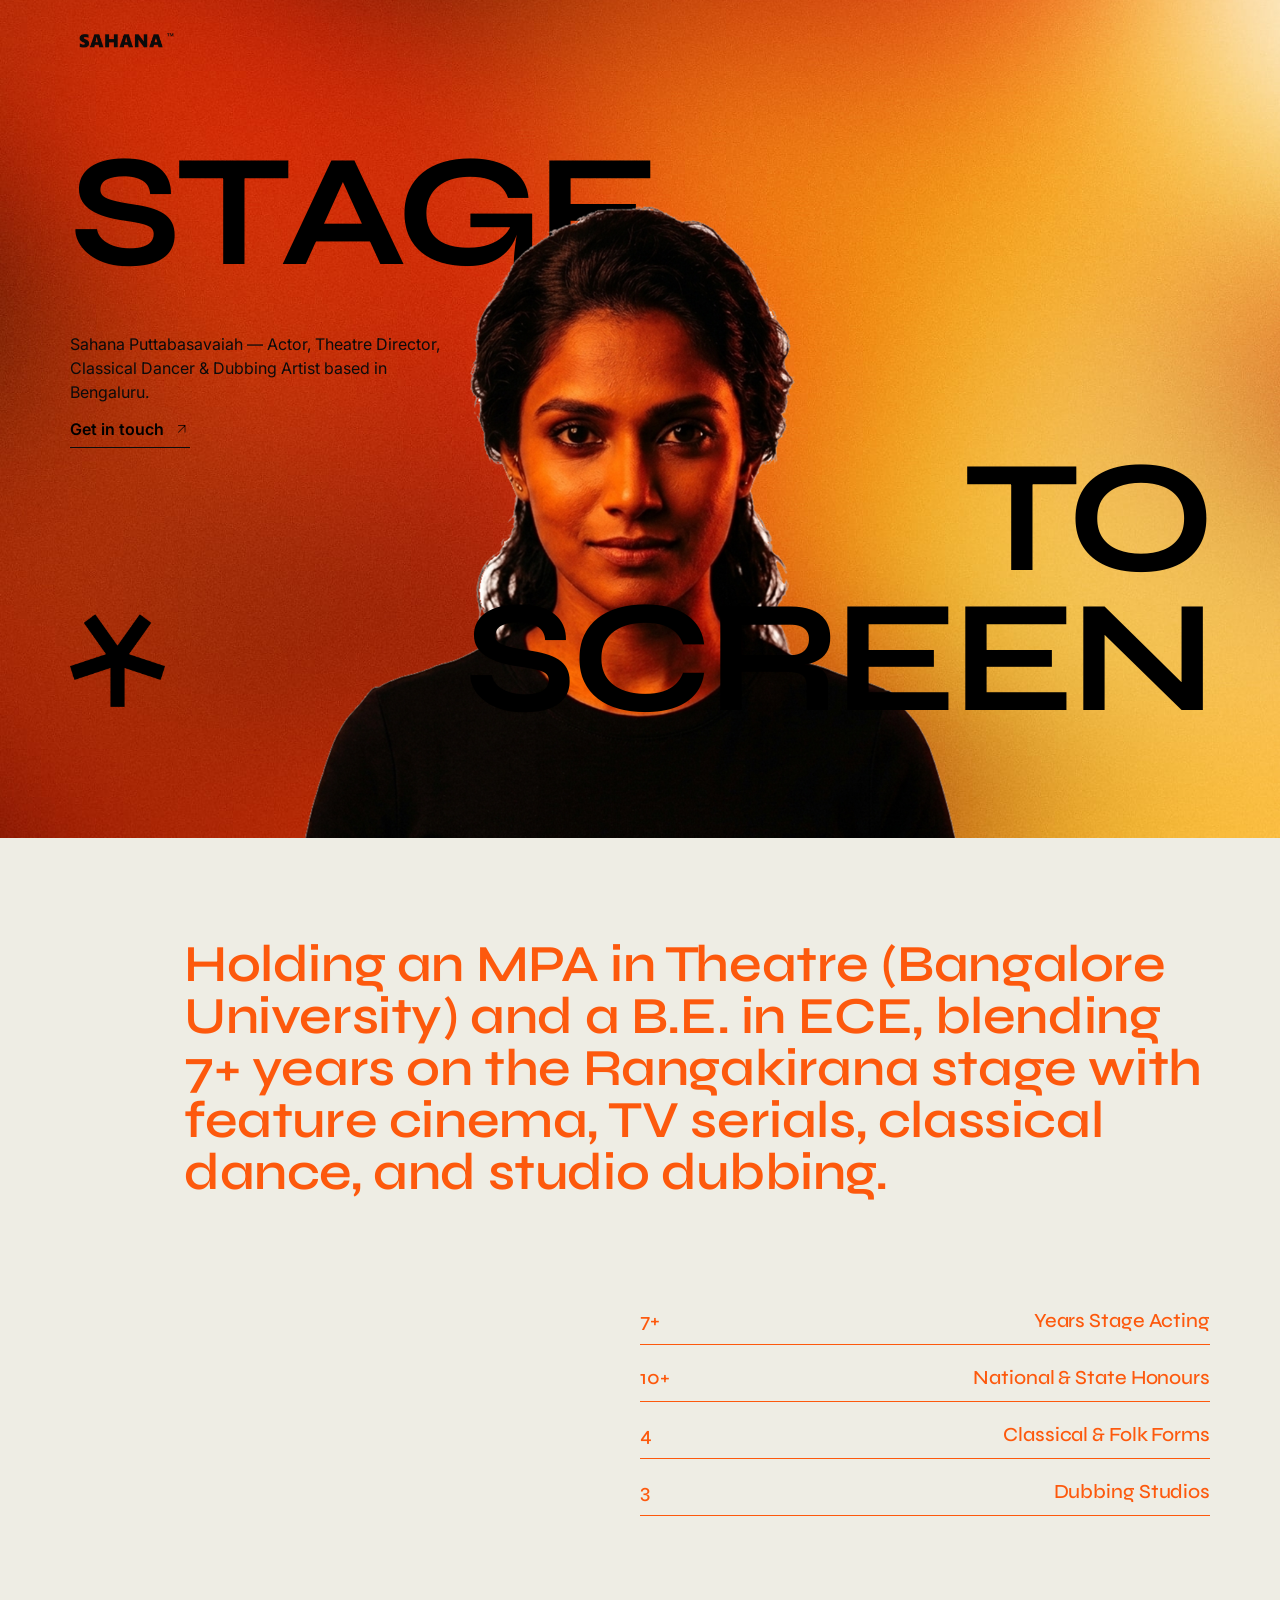
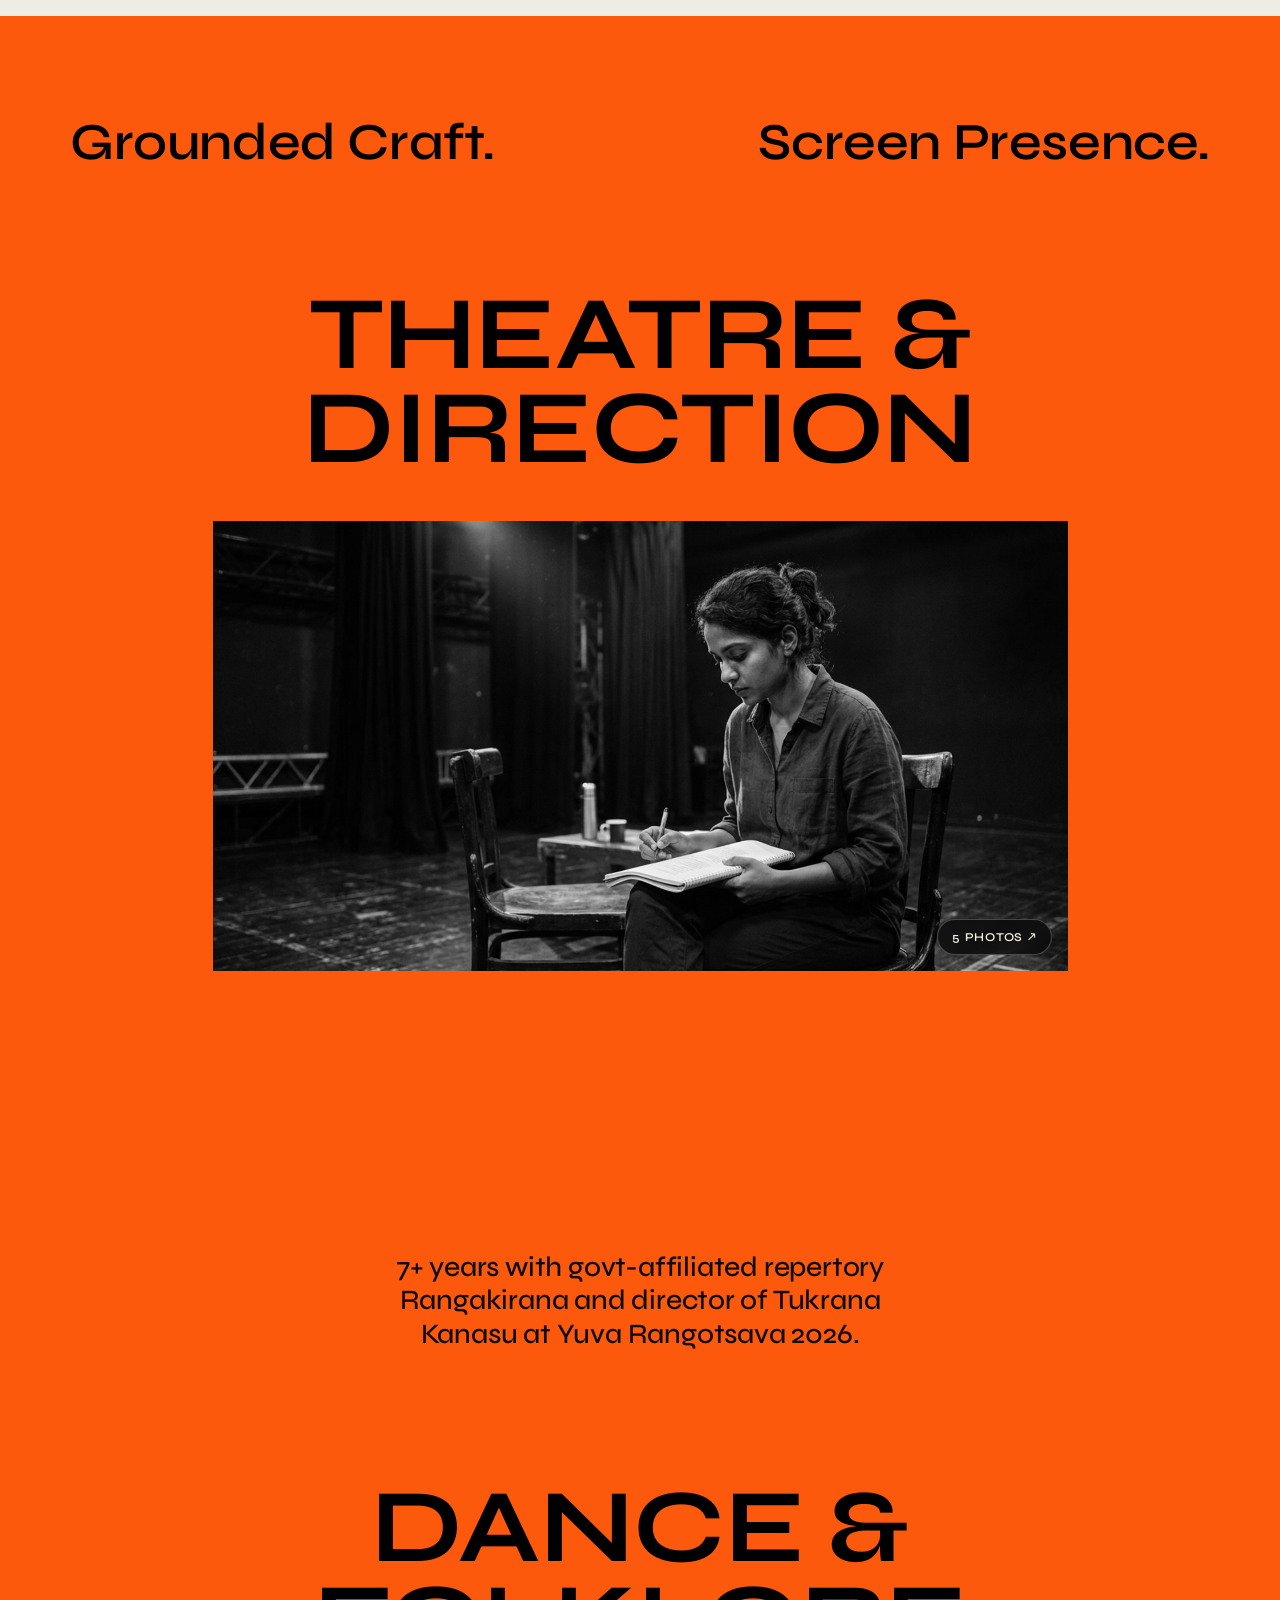
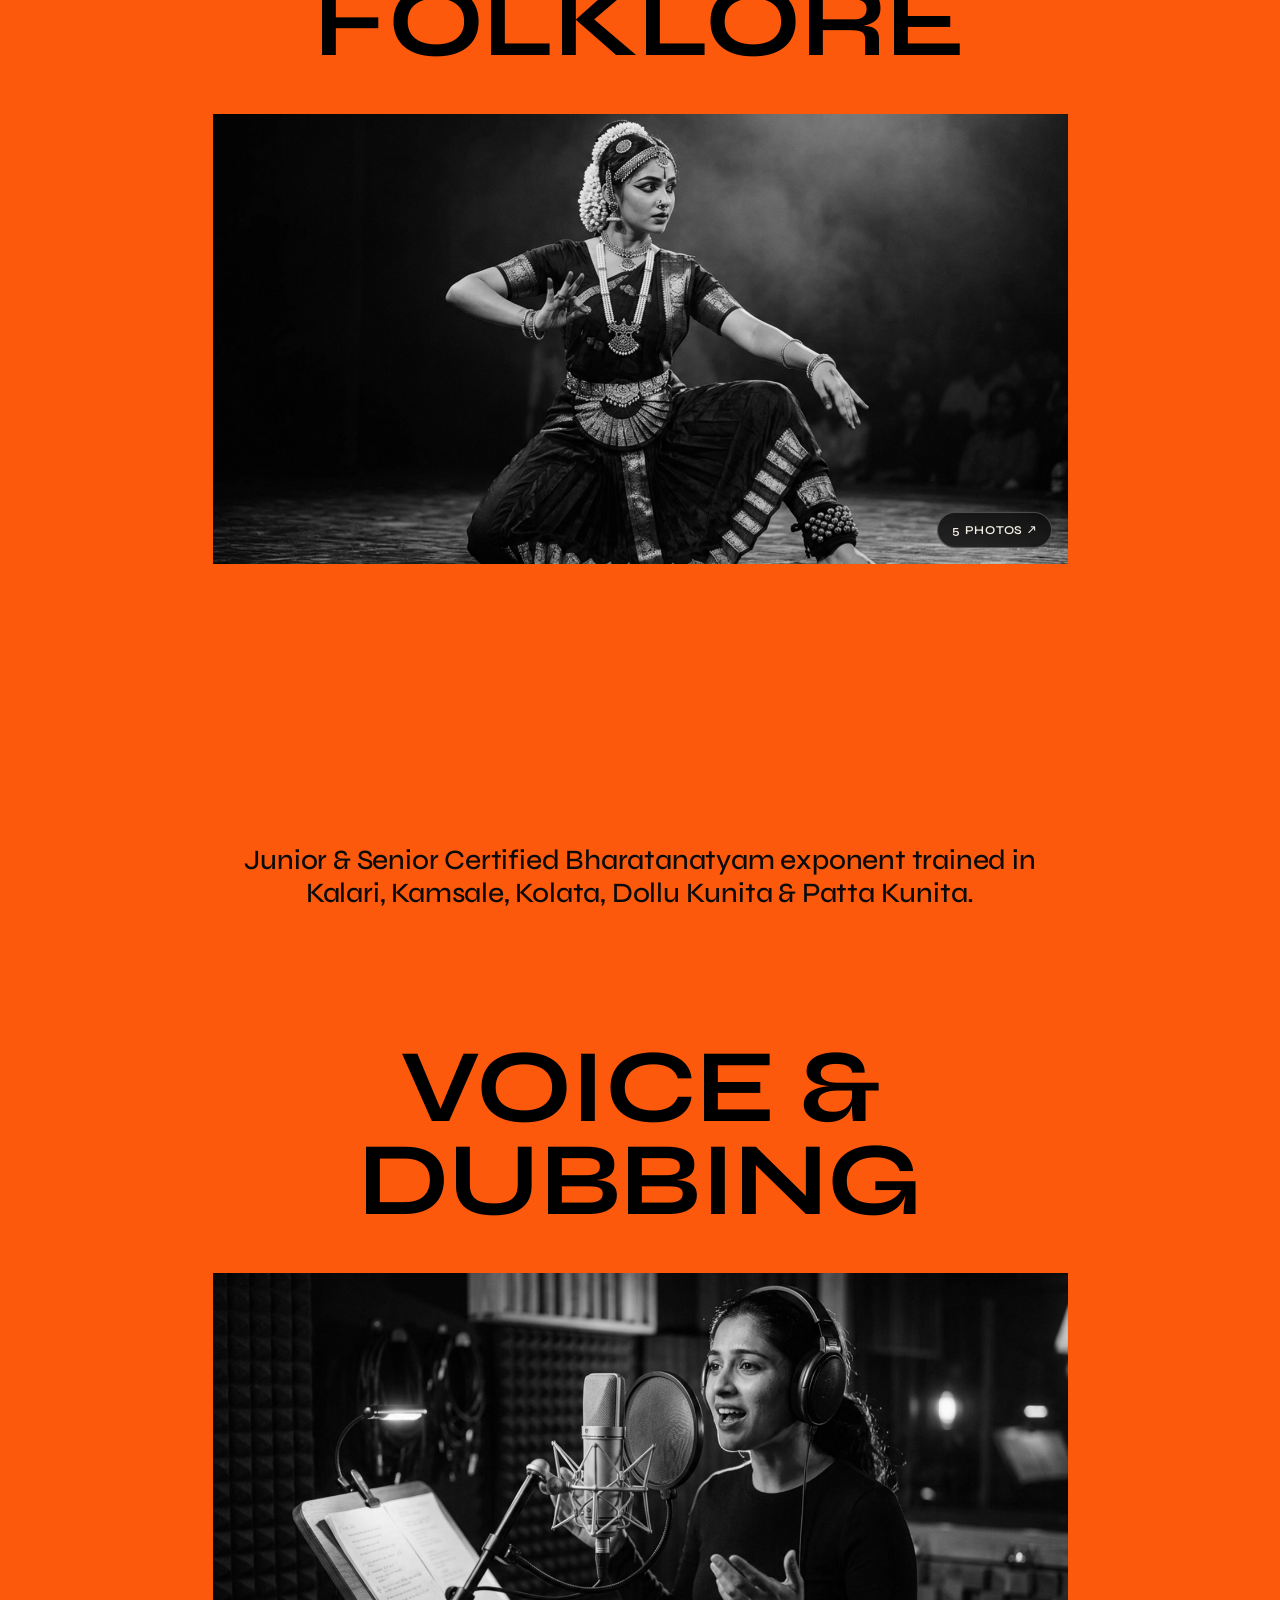
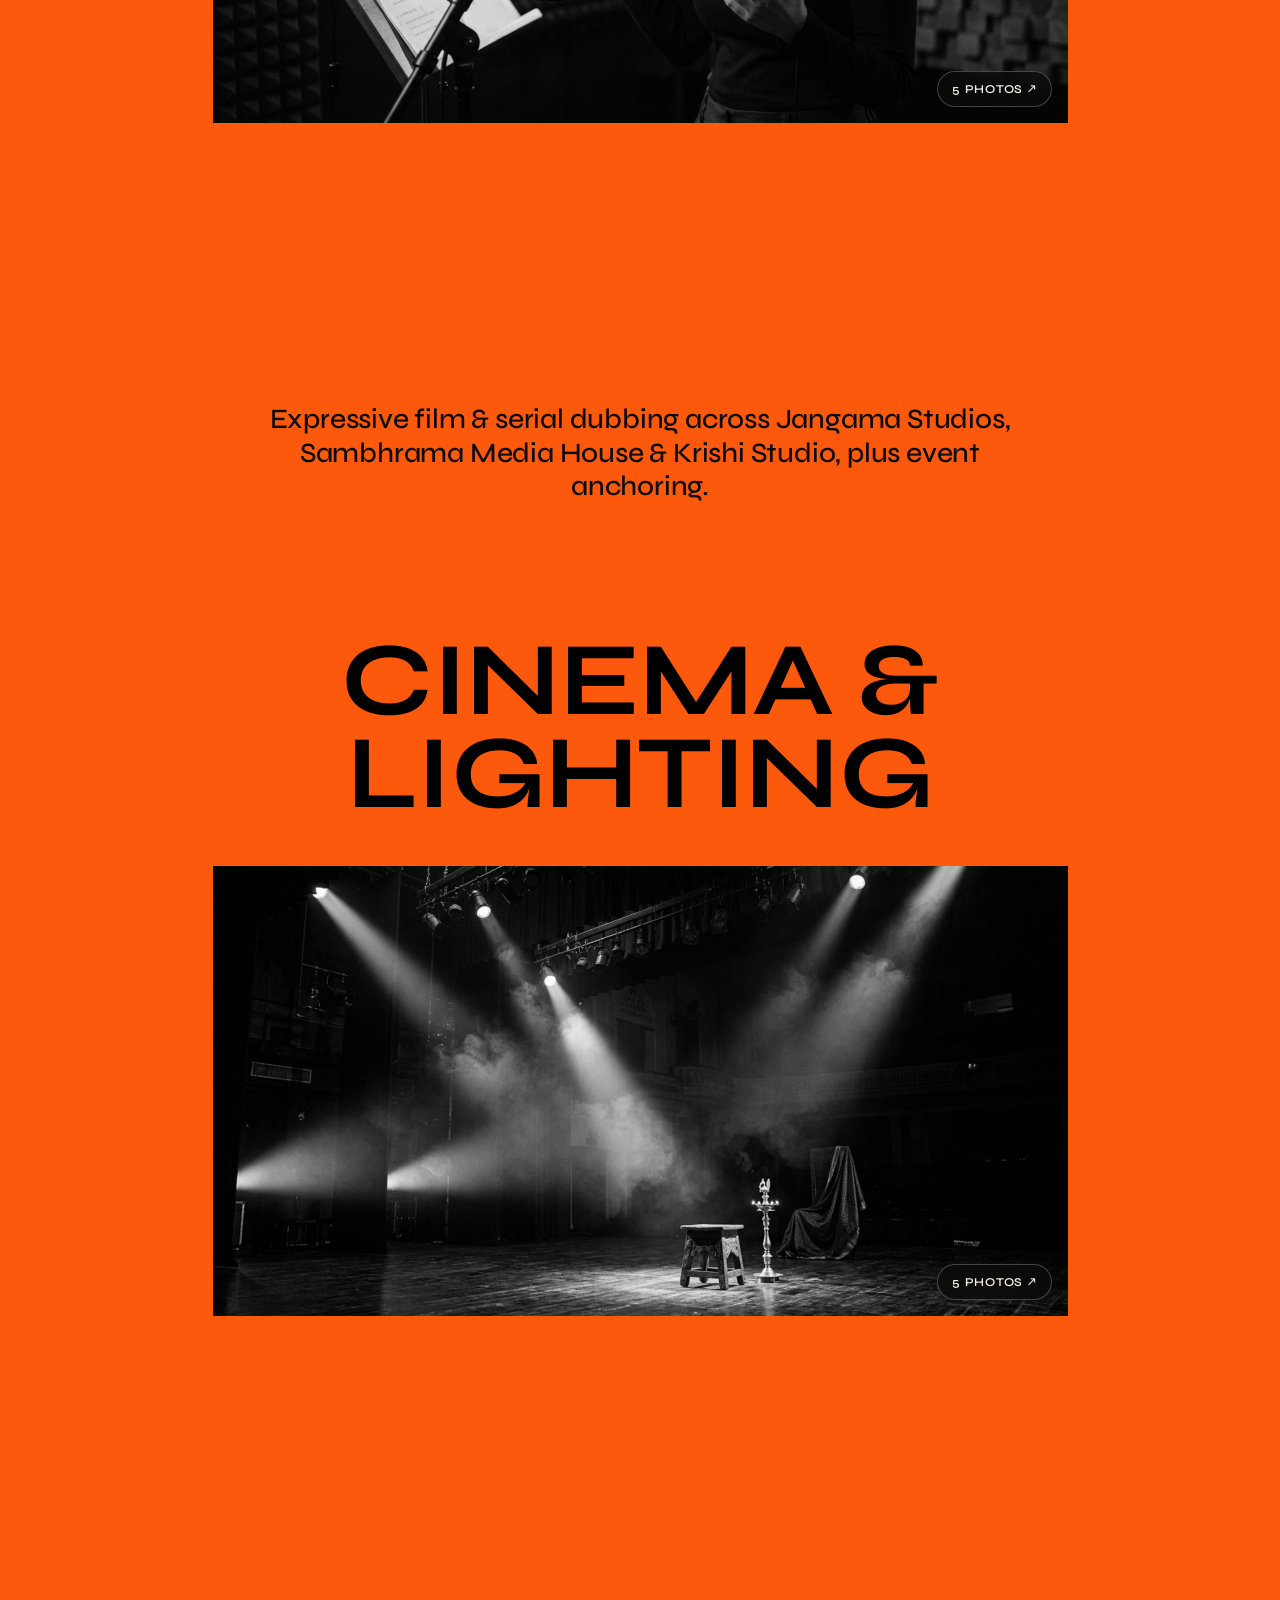
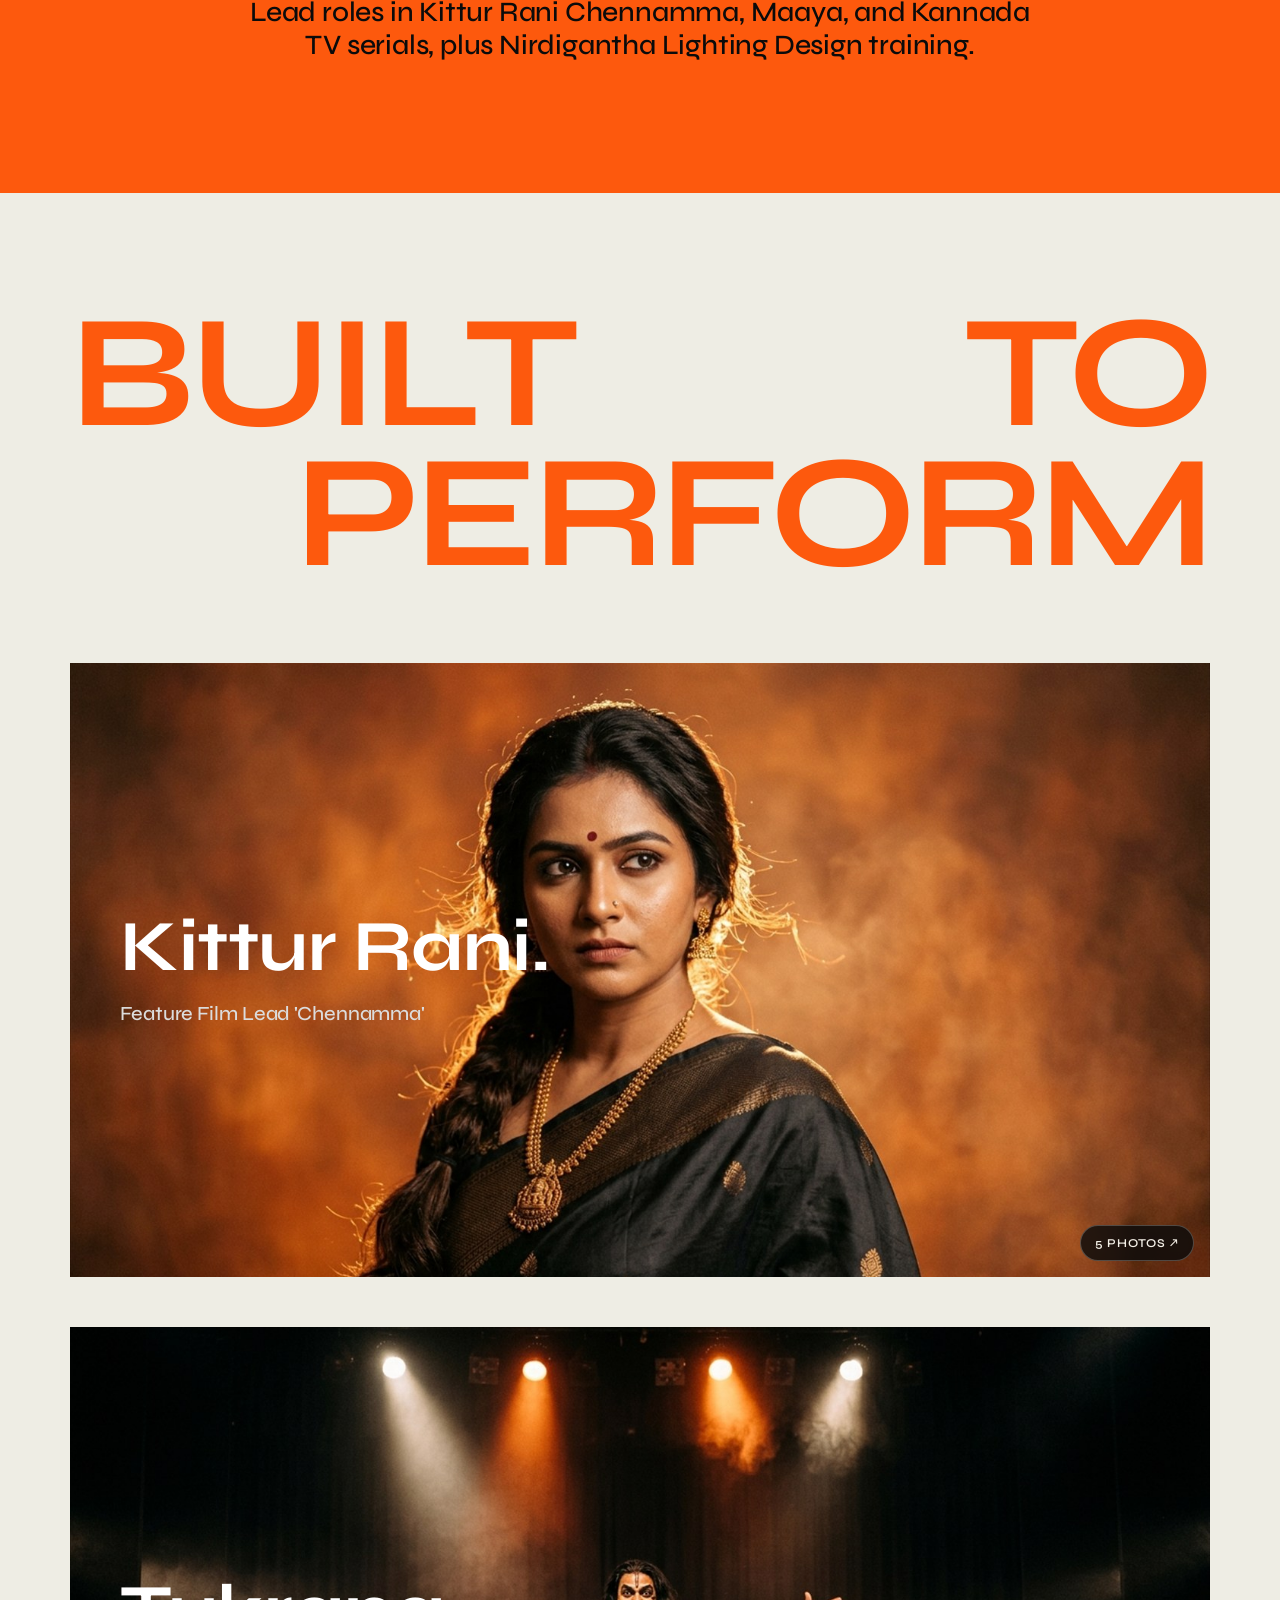
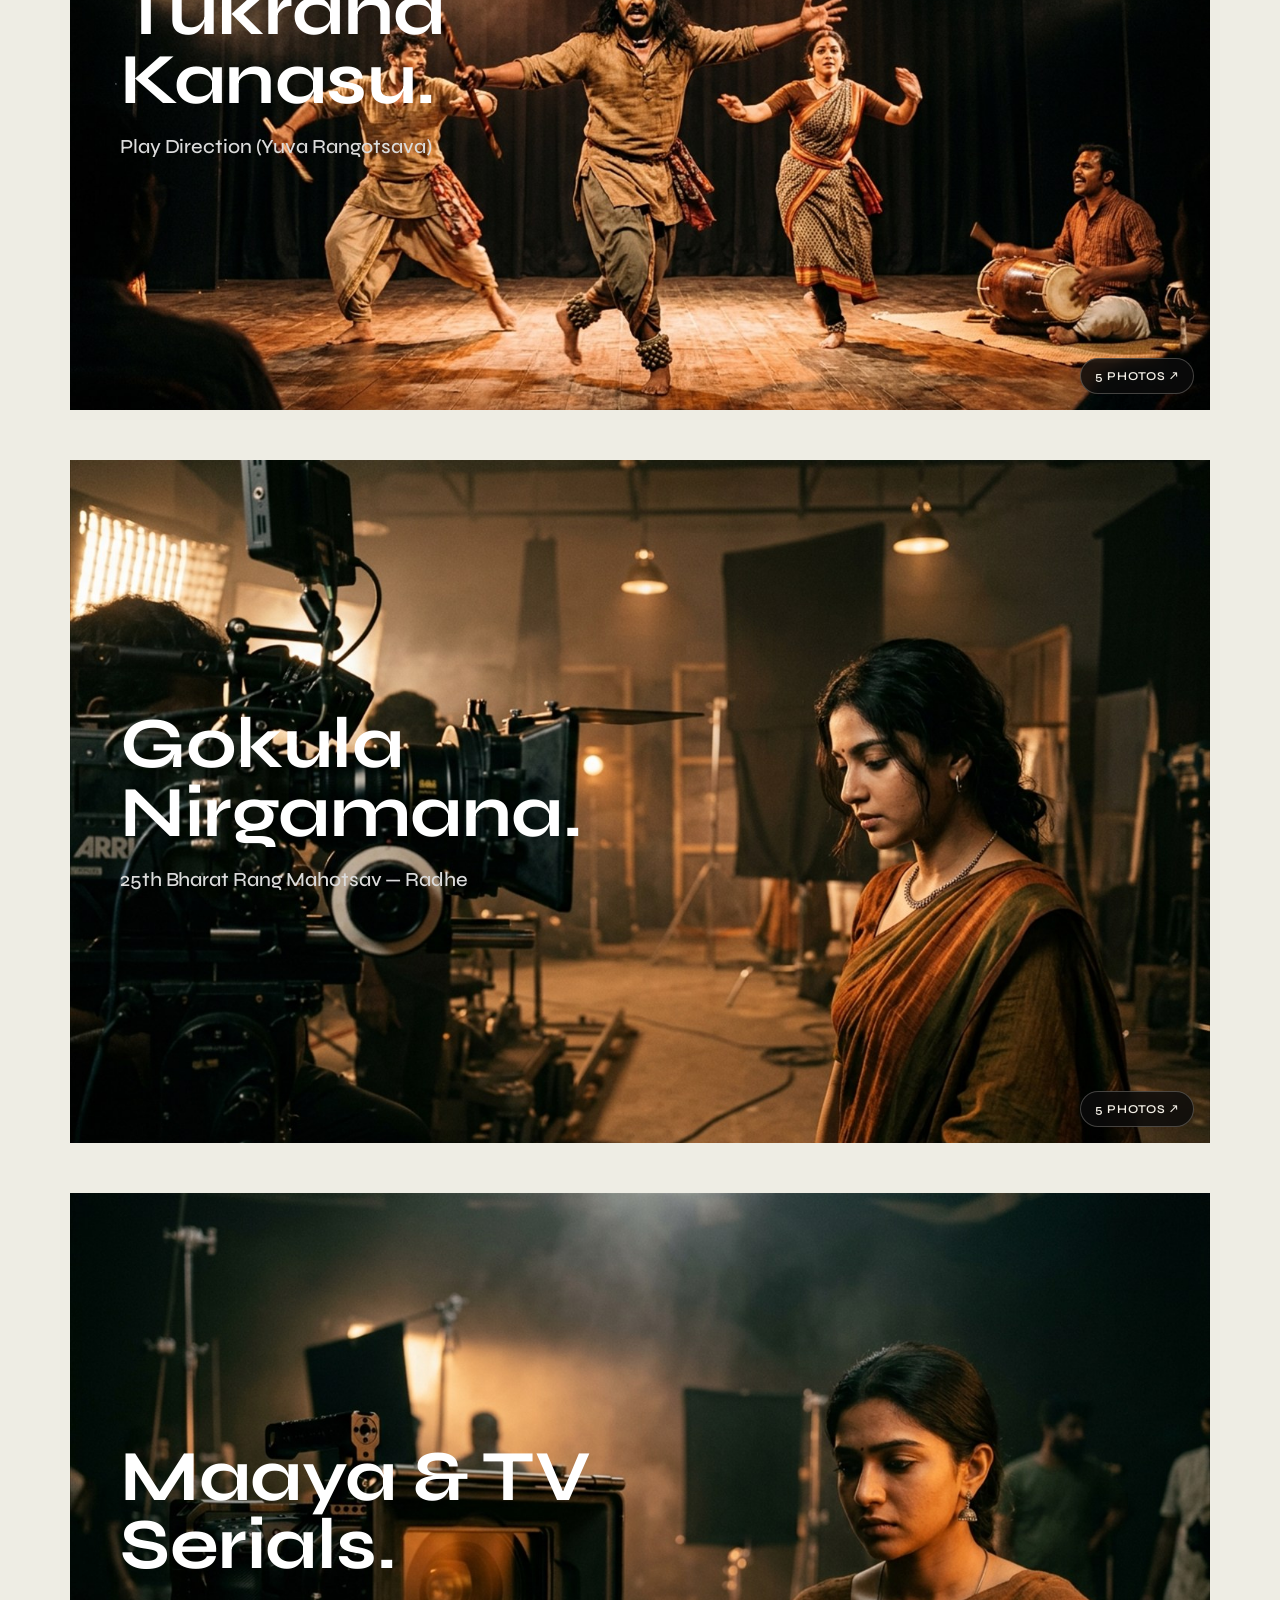
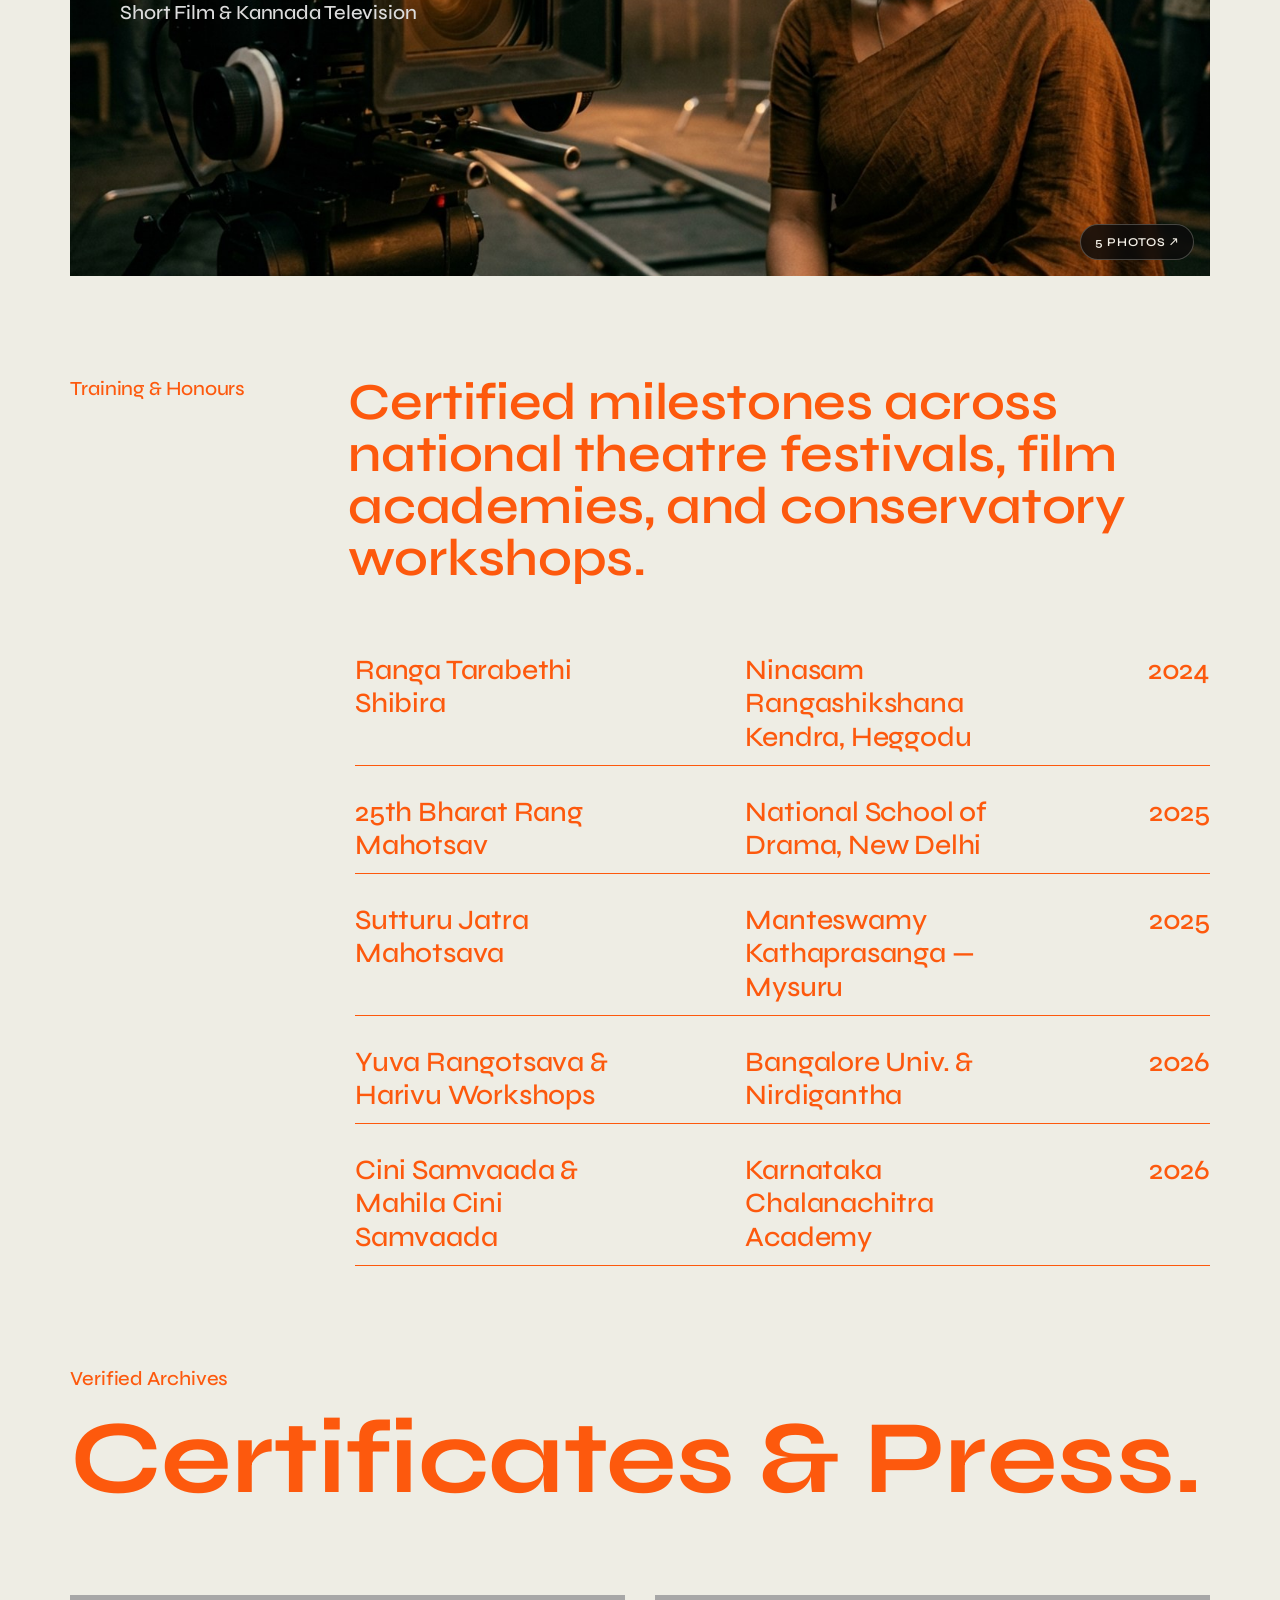
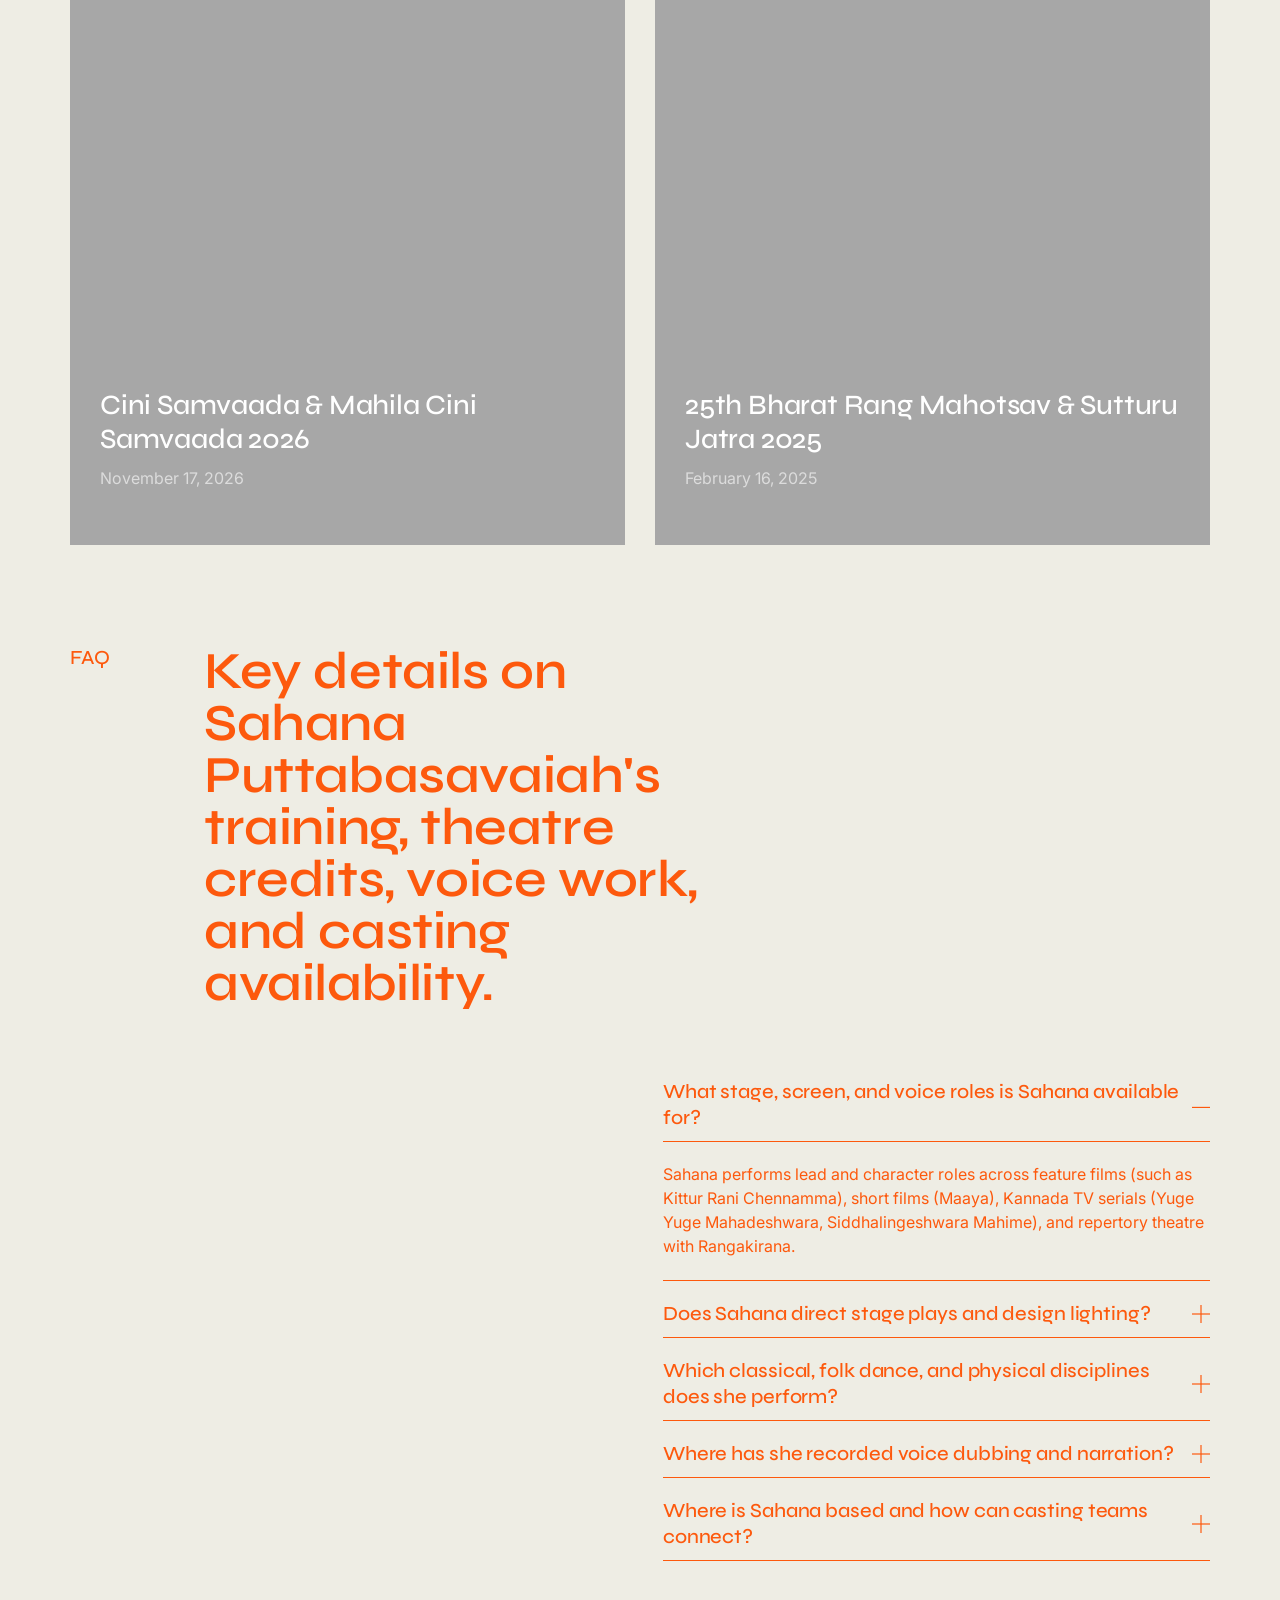
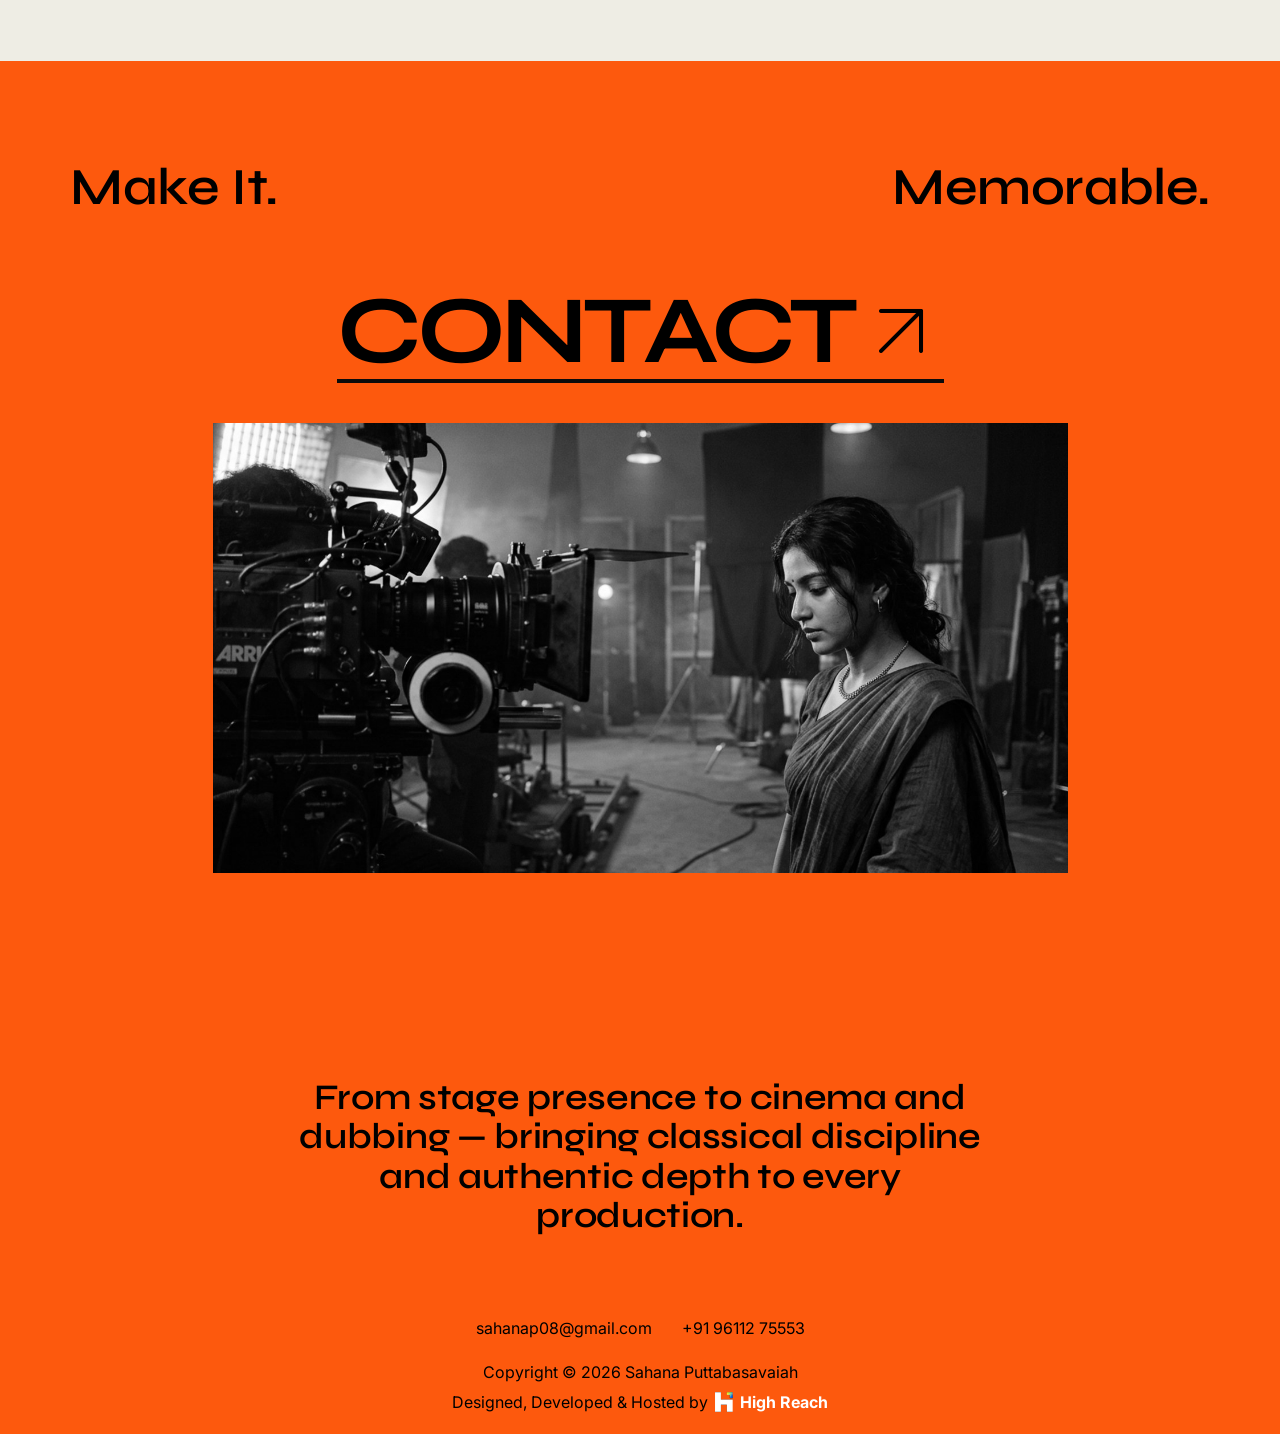
<file: index.html>
<!DOCTYPE html>
<html lang="en-US">
<head>
	<meta charset="UTF-8" />
	<meta name="viewport" content="width=device-width, initial-scale=1" />
	<link rel="profile" href="https://gmpg.org/xfn/11" />
	<link rel="pingback" href="./xmlrpc.php" />
	<title>Sahana Puttabasavaiah — Actor, Theatre Director &amp; Voice Artist</title>
<meta name='robots' content='max-image-preview:large' />
	<style>img:is([sizes="auto" i], [sizes^="auto," i]) { contain-intrinsic-size: 3000px 1500px }</style>
	<link rel="alternate" type="application/rss+xml" title="Sahana Puttabasavaiah &raquo; Feed" href="./feed/" />
<link rel="alternate" type="application/rss+xml" title="Sahana Puttabasavaiah &raquo; Comments Feed" href="./comments/feed/" />
<script>
window._wpemojiSettings = {"baseUrl":"https:\/\/s.w.org\/images\/core\/emoji\/16.0.1\/72x72\/","ext":".png","svgUrl":"https:\/\/s.w.org\/images\/core\/emoji\/16.0.1\/svg\/","svgExt":".svg","source":{"concatemoji":""}};
/*! This file is auto-generated */
!function(s,n){var o,i,e;function c(e){try{var t={supportTests:e,timestamp:(new Date).valueOf()};sessionStorage.setItem(o,JSON.stringify(t))}catch(e){}}function p(e,t,n){e.clearRect(0,0,e.canvas.width,e.canvas.height),e.fillText(t,0,0);var t=new Uint32Array(e.getImageData(0,0,e.canvas.width,e.canvas.height).data),a=(e.clearRect(0,0,e.canvas.width,e.canvas.height),e.fillText(n,0,0),new Uint32Array(e.getImageData(0,0,e.canvas.width,e.canvas.height).data));return t.every(function(e,t){return e===a[t]})}function u(e,t){e.clearRect(0,0,e.canvas.width,e.canvas.height),e.fillText(t,0,0);for(var n=e.getImageData(16,16,1,1),a=0;a<n.data.length;a++)if(0!==n.data[a])return!1;return!0}function f(e,t,n,a){switch(t){case"flag":return n(e,"\ud83c\udff3\ufe0f\u200d\u26a7\ufe0f","\ud83c\udff3\ufe0f\u200b\u26a7\ufe0f")?!1:!n(e,"\ud83c\udde8\ud83c\uddf6","\ud83c\udde8\u200b\ud83c\uddf6")&&!n(e,"\ud83c\udff4\udb40\udc67\udb40\udc62\udb40\udc65\udb40\udc6e\udb40\udc67\udb40\udc7f","\ud83c\udff4\u200b\udb40\udc67\u200b\udb40\udc62\u200b\udb40\udc65\u200b\udb40\udc6e\u200b\udb40\udc67\u200b\udb40\udc7f");case"emoji":return!a(e,"\ud83e\udedf")}return!1}function g(e,t,n,a){var r="undefined"!=typeof WorkerGlobalScope&&self instanceof WorkerGlobalScope?new OffscreenCanvas(300,150):s.createElement("canvas"),o=r.getContext("2d",{willReadFrequently:!0}),i=(o.textBaseline="top",o.font="600 32px Arial",{});return e.forEach(function(e){i[e]=t(o,e,n,a)}),i}function t(e){var t=s.createElement("script");t.src=e,t.defer=!0,s.head.appendChild(t)}"undefined"!=typeof Promise&&(o="wpEmojiSettingsSupports",i=["flag","emoji"],n.supports={everything:!0,everythingExceptFlag:!0},e=new Promise(function(e){s.addEventListener("DOMContentLoaded",e,{once:!0})}),new Promise(function(t){var n=function(){try{var e=JSON.parse(sessionStorage.getItem(o));if("object"==typeof e&&"number"==typeof e.timestamp&&(new Date).valueOf()<e.timestamp+604800&&"object"==typeof e.supportTests)return e.supportTests}catch(e){}return null}();if(!n){if("undefined"!=typeof Worker&&"undefined"!=typeof OffscreenCanvas&&"undefined"!=typeof URL&&URL.createObjectURL&&"undefined"!=typeof Blob)try{var e="postMessage("+g.toString()+"("+[JSON.stringify(i),f.toString(),p.toString(),u.toString()].join(",")+"));",a=new Blob([e],{type:"text/javascript"}),r=new Worker(URL.createObjectURL(a),{name:"wpTestEmojiSupports"});return void(r.onmessage=function(e){c(n=e.data),r.terminate(),t(n)})}catch(e){}c(n=g(i,f,p,u))}t(n)}).then(function(e){for(var t in e)n.supports[t]=e[t],n.supports.everything=n.supports.everything&&n.supports[t],"flag"!==t&&(n.supports.everythingExceptFlag=n.supports.everythingExceptFlag&&n.supports[t]);n.supports.everythingExceptFlag=n.supports.everythingExceptFlag&&!n.supports.flag,n.DOMReady=!1,n.readyCallback=function(){n.DOMReady=!0}}).then(function(){return e}).then(function(){var e;n.supports.everything||(n.readyCallback(),(e=n.source||{}).concatemoji?t(e.concatemoji):e.wpemoji&&e.twemoji&&(t(e.twemoji),t(e.wpemoji)))}))}((window,document),window._wpemojiSettings);
</script>
<link rel='stylesheet' id='font-awesome-5-all-css' href='./wp-content/plugins/elementor/assets/lib/font-awesome/css/all.min.css?ver=4.3.4' media='all' />
<link rel='stylesheet' id='font-awesome-4-shim-css' href='./wp-content/plugins/elementor/assets/lib/font-awesome/css/v4-shims.min.css?ver=4.3.4' media='all' />
<link rel='stylesheet' id='hfe-widgets-style-css' href='./wp-content/plugins/header-footer-elementor/inc/widgets-css/frontend.css?ver=2.9.5' media='all' />
<link rel='stylesheet' id='jkit-elements-main-css' href='./wp-content/plugins/jeg-elementor-kit/assets/css/elements/main.css?ver=3.2.17' media='all' />
<style id='wp-emoji-styles-inline-css'>

	img.wp-smiley, img.emoji {
		display: inline !important;
		border: none !important;
		box-shadow: none !important;
		height: 1em !important;
		width: 1em !important;
		margin: 0 0.07em !important;
		vertical-align: -0.1em !important;
		background: none !important;
		padding: 0 !important;
	}
</style>
<style id='global-styles-inline-css'>
:root{--wp--preset--aspect-ratio--square: 1;--wp--preset--aspect-ratio--4-3: 4/3;--wp--preset--aspect-ratio--3-4: 3/4;--wp--preset--aspect-ratio--3-2: 3/2;--wp--preset--aspect-ratio--2-3: 2/3;--wp--preset--aspect-ratio--16-9: 16/9;--wp--preset--aspect-ratio--9-16: 9/16;--wp--preset--color--black: #000000;--wp--preset--color--cyan-bluish-gray: #abb8c3;--wp--preset--color--white: #ffffff;--wp--preset--color--pale-pink: #f78da7;--wp--preset--color--vivid-red: #cf2e2e;--wp--preset--color--luminous-vivid-orange: #ff6900;--wp--preset--color--luminous-vivid-amber: #fcb900;--wp--preset--color--light-green-cyan: #7bdcb5;--wp--preset--color--vivid-green-cyan: #00d084;--wp--preset--color--pale-cyan-blue: #8ed1fc;--wp--preset--color--vivid-cyan-blue: #0693e3;--wp--preset--color--vivid-purple: #9b51e0;--wp--preset--gradient--vivid-cyan-blue-to-vivid-purple: linear-gradient(135deg,rgba(6,147,227,1) 0%,rgb(155,81,224) 100%);--wp--preset--gradient--light-green-cyan-to-vivid-green-cyan: linear-gradient(135deg,rgb(122,220,180) 0%,rgb(0,208,130) 100%);--wp--preset--gradient--luminous-vivid-amber-to-luminous-vivid-orange: linear-gradient(135deg,rgba(252,185,0,1) 0%,rgba(255,105,0,1) 100%);--wp--preset--gradient--luminous-vivid-orange-to-vivid-red: linear-gradient(135deg,rgba(255,105,0,1) 0%,rgb(207,46,46) 100%);--wp--preset--gradient--very-light-gray-to-cyan-bluish-gray: linear-gradient(135deg,rgb(238,238,238) 0%,rgb(169,184,195) 100%);--wp--preset--gradient--cool-to-warm-spectrum: linear-gradient(135deg,rgb(74,234,220) 0%,rgb(151,120,209) 20%,rgb(207,42,186) 40%,rgb(238,44,130) 60%,rgb(251,105,98) 80%,rgb(254,248,76) 100%);--wp--preset--gradient--blush-light-purple: linear-gradient(135deg,rgb(255,206,236) 0%,rgb(152,150,240) 100%);--wp--preset--gradient--blush-bordeaux: linear-gradient(135deg,rgb(254,205,165) 0%,rgb(254,45,45) 50%,rgb(107,0,62) 100%);--wp--preset--gradient--luminous-dusk: linear-gradient(135deg,rgb(255,203,112) 0%,rgb(199,81,192) 50%,rgb(65,88,208) 100%);--wp--preset--gradient--pale-ocean: linear-gradient(135deg,rgb(255,245,203) 0%,rgb(182,227,212) 50%,rgb(51,167,181) 100%);--wp--preset--gradient--electric-grass: linear-gradient(135deg,rgb(202,248,128) 0%,rgb(113,206,126) 100%);--wp--preset--gradient--midnight: linear-gradient(135deg,rgb(2,3,129) 0%,rgb(40,116,252) 100%);--wp--preset--font-size--small: 13px;--wp--preset--font-size--medium: 20px;--wp--preset--font-size--large: 36px;--wp--preset--font-size--x-large: 42px;--wp--preset--spacing--20: 0.44rem;--wp--preset--spacing--30: 0.67rem;--wp--preset--spacing--40: 1rem;--wp--preset--spacing--50: 1.5rem;--wp--preset--spacing--60: 2.25rem;--wp--preset--spacing--70: 3.38rem;--wp--preset--spacing--80: 5.06rem;--wp--preset--shadow--natural: 6px 6px 9px rgba(0, 0, 0, 0.2);--wp--preset--shadow--deep: 12px 12px 50px rgba(0, 0, 0, 0.4);--wp--preset--shadow--sharp: 6px 6px 0px rgba(0, 0, 0, 0.2);--wp--preset--shadow--outlined: 6px 6px 0px -3px rgba(255, 255, 255, 1), 6px 6px rgba(0, 0, 0, 1);--wp--preset--shadow--crisp: 6px 6px 0px rgba(0, 0, 0, 1);}:root { --wp--style--global--content-size: 800px;--wp--style--global--wide-size: 1200px; }:where(body) { margin: 0; }.wp-site-blocks > .alignleft { float: left; margin-right: 2em; }.wp-site-blocks > .alignright { float: right; margin-left: 2em; }.wp-site-blocks > .aligncenter { justify-content: center; margin-left: auto; margin-right: auto; }:where(.wp-site-blocks) > * { margin-block-start: 24px; margin-block-end: 0; }:where(.wp-site-blocks) > :first-child { margin-block-start: 0; }:where(.wp-site-blocks) > :last-child { margin-block-end: 0; }:root { --wp--style--block-gap: 24px; }:root :where(.is-layout-flow) > :first-child{margin-block-start: 0;}:root :where(.is-layout-flow) > :last-child{margin-block-end: 0;}:root :where(.is-layout-flow) > *{margin-block-start: 24px;margin-block-end: 0;}:root :where(.is-layout-constrained) > :first-child{margin-block-start: 0;}:root :where(.is-layout-constrained) > :last-child{margin-block-end: 0;}:root :where(.is-layout-constrained) > *{margin-block-start: 24px;margin-block-end: 0;}:root :where(.is-layout-flex){gap: 24px;}:root :where(.is-layout-grid){gap: 24px;}.is-layout-flow > .alignleft{float: left;margin-inline-start: 0;margin-inline-end: 2em;}.is-layout-flow > .alignright{float: right;margin-inline-start: 2em;margin-inline-end: 0;}.is-layout-flow > .aligncenter{margin-left: auto !important;margin-right: auto !important;}.is-layout-constrained > .alignleft{float: left;margin-inline-start: 0;margin-inline-end: 2em;}.is-layout-constrained > .alignright{float: right;margin-inline-start: 2em;margin-inline-end: 0;}.is-layout-constrained > .aligncenter{margin-left: auto !important;margin-right: auto !important;}.is-layout-constrained > :where(:not(.alignleft):not(.alignright):not(.alignfull)){max-width: var(--wp--style--global--content-size);margin-left: auto !important;margin-right: auto !important;}.is-layout-constrained > .alignwide{max-width: var(--wp--style--global--wide-size);}body .is-layout-flex{display: flex;}.is-layout-flex{flex-wrap: wrap;align-items: center;}.is-layout-flex > :is(*, div){margin: 0;}body .is-layout-grid{display: grid;}.is-layout-grid > :is(*, div){margin: 0;}body{padding-top: 0px;padding-right: 0px;padding-bottom: 0px;padding-left: 0px;}a:where(:not(.wp-element-button)){text-decoration: underline;}:root :where(.wp-element-button, .wp-block-button__link){background-color: #32373c;border-width: 0;color: #fff;font-family: inherit;font-size: inherit;line-height: inherit;padding: calc(0.667em + 2px) calc(1.333em + 2px);text-decoration: none;}.has-black-color{color: var(--wp--preset--color--black) !important;}.has-cyan-bluish-gray-color{color: var(--wp--preset--color--cyan-bluish-gray) !important;}.has-white-color{color: var(--wp--preset--color--white) !important;}.has-pale-pink-color{color: var(--wp--preset--color--pale-pink) !important;}.has-vivid-red-color{color: var(--wp--preset--color--vivid-red) !important;}.has-luminous-vivid-orange-color{color: var(--wp--preset--color--luminous-vivid-orange) !important;}.has-luminous-vivid-amber-color{color: var(--wp--preset--color--luminous-vivid-amber) !important;}.has-light-green-cyan-color{color: var(--wp--preset--color--light-green-cyan) !important;}.has-vivid-green-cyan-color{color: var(--wp--preset--color--vivid-green-cyan) !important;}.has-pale-cyan-blue-color{color: var(--wp--preset--color--pale-cyan-blue) !important;}.has-vivid-cyan-blue-color{color: var(--wp--preset--color--vivid-cyan-blue) !important;}.has-vivid-purple-color{color: var(--wp--preset--color--vivid-purple) !important;}.has-black-background-color{background-color: var(--wp--preset--color--black) !important;}.has-cyan-bluish-gray-background-color{background-color: var(--wp--preset--color--cyan-bluish-gray) !important;}.has-white-background-color{background-color: var(--wp--preset--color--white) !important;}.has-pale-pink-background-color{background-color: var(--wp--preset--color--pale-pink) !important;}.has-vivid-red-background-color{background-color: var(--wp--preset--color--vivid-red) !important;}.has-luminous-vivid-orange-background-color{background-color: var(--wp--preset--color--luminous-vivid-orange) !important;}.has-luminous-vivid-amber-background-color{background-color: var(--wp--preset--color--luminous-vivid-amber) !important;}.has-light-green-cyan-background-color{background-color: var(--wp--preset--color--light-green-cyan) !important;}.has-vivid-green-cyan-background-color{background-color: var(--wp--preset--color--vivid-green-cyan) !important;}.has-pale-cyan-blue-background-color{background-color: var(--wp--preset--color--pale-cyan-blue) !important;}.has-vivid-cyan-blue-background-color{background-color: var(--wp--preset--color--vivid-cyan-blue) !important;}.has-vivid-purple-background-color{background-color: var(--wp--preset--color--vivid-purple) !important;}.has-black-border-color{border-color: var(--wp--preset--color--black) !important;}.has-cyan-bluish-gray-border-color{border-color: var(--wp--preset--color--cyan-bluish-gray) !important;}.has-white-border-color{border-color: var(--wp--preset--color--white) !important;}.has-pale-pink-border-color{border-color: var(--wp--preset--color--pale-pink) !important;}.has-vivid-red-border-color{border-color: var(--wp--preset--color--vivid-red) !important;}.has-luminous-vivid-orange-border-color{border-color: var(--wp--preset--color--luminous-vivid-orange) !important;}.has-luminous-vivid-amber-border-color{border-color: var(--wp--preset--color--luminous-vivid-amber) !important;}.has-light-green-cyan-border-color{border-color: var(--wp--preset--color--light-green-cyan) !important;}.has-vivid-green-cyan-border-color{border-color: var(--wp--preset--color--vivid-green-cyan) !important;}.has-pale-cyan-blue-border-color{border-color: var(--wp--preset--color--pale-cyan-blue) !important;}.has-vivid-cyan-blue-border-color{border-color: var(--wp--preset--color--vivid-cyan-blue) !important;}.has-vivid-purple-border-color{border-color: var(--wp--preset--color--vivid-purple) !important;}.has-vivid-cyan-blue-to-vivid-purple-gradient-background{background: var(--wp--preset--gradient--vivid-cyan-blue-to-vivid-purple) !important;}.has-light-green-cyan-to-vivid-green-cyan-gradient-background{background: var(--wp--preset--gradient--light-green-cyan-to-vivid-green-cyan) !important;}.has-luminous-vivid-amber-to-luminous-vivid-orange-gradient-background{background: var(--wp--preset--gradient--luminous-vivid-amber-to-luminous-vivid-orange) !important;}.has-luminous-vivid-orange-to-vivid-red-gradient-background{background: var(--wp--preset--gradient--luminous-vivid-orange-to-vivid-red) !important;}.has-very-light-gray-to-cyan-bluish-gray-gradient-background{background: var(--wp--preset--gradient--very-light-gray-to-cyan-bluish-gray) !important;}.has-cool-to-warm-spectrum-gradient-background{background: var(--wp--preset--gradient--cool-to-warm-spectrum) !important;}.has-blush-light-purple-gradient-background{background: var(--wp--preset--gradient--blush-light-purple) !important;}.has-blush-bordeaux-gradient-background{background: var(--wp--preset--gradient--blush-bordeaux) !important;}.has-luminous-dusk-gradient-background{background: var(--wp--preset--gradient--luminous-dusk) !important;}.has-pale-ocean-gradient-background{background: var(--wp--preset--gradient--pale-ocean) !important;}.has-electric-grass-gradient-background{background: var(--wp--preset--gradient--electric-grass) !important;}.has-midnight-gradient-background{background: var(--wp--preset--gradient--midnight) !important;}.has-small-font-size{font-size: var(--wp--preset--font-size--small) !important;}.has-medium-font-size{font-size: var(--wp--preset--font-size--medium) !important;}.has-large-font-size{font-size: var(--wp--preset--font-size--large) !important;}.has-x-large-font-size{font-size: var(--wp--preset--font-size--x-large) !important;}
:root :where(.wp-block-pullquote){font-size: 1.5em;line-height: 1.6;}
</style>
<link rel='stylesheet' id='template-kit-export-css' href='./wp-content/plugins/template-kit-export/assets/public/template-kit-export-public.css?ver=1.0.23' media='all' />
<link rel='stylesheet' id='hfe-style-css' href='./wp-content/plugins/header-footer-elementor/assets/css/header-footer-elementor.css?ver=2.9.5' media='all' />
<link rel='stylesheet' id='elementor-frontend-css' href='./wp-content/plugins/elementor/assets/css/frontend.min.css?ver=4.3.4' media='all' />
<style id='elementor-frontend-inline-css'>
.e-heading-base a, .e-paragraph-base a { all: unset; cursor: pointer; }form[data-element_type="e-form"].form-state-success [data-element_type="e-form-success-message"],form[data-element_type="e-form"].form-state-error [data-element_type="e-form-error-message"]{ display: block; }.elementor-edit-mode [data-element_type="e-form-success-message"]:is(.elementor-element-editable, :has(.elementor-element-editable), :has(> .elementor-empty-view)),.elementor-edit-mode [data-element_type="e-form-error-message"]:is(.elementor-element-editable, :has(.elementor-element-editable), :has(> .elementor-empty-view)){ display: block; }.e-background-video { position: relative; overflow: hidden; }.e-background-video__media { position: absolute; inset: 0; width: 100%; height: 100%; object-fit: cover; pointer-events: none; z-index: 0; }.e-background-video__content { position: relative; z-index: 1; flex: 1 1 auto; }.elementor-edit-mode .e-background-video__content.e-atomic-element:has(> .elementor-empty-view) { display: flex; flex-direction: column; flex: 1 1 auto; min-height: 0; }.elementor-edit-mode .e-background-video__content.e-atomic-element:has(> .elementor-empty-view) > .elementor-empty-view.elementor-empty-view { position: relative; flex: 1 1 auto; min-height: 120px; height: auto; width: 100%; }.elementor-edit-mode .e-background-video__content.e-atomic-element:has(> .elementor-empty-view) > .elementor-empty-view > .elementor-first-add { position: absolute; inset: 0; width: 100%; height: 100%; }.e-background-video__controls { z-index: 2; }.e-background-video__play, .e-background-video__pause { appearance: none; -webkit-appearance: none; }.e-background-video.e-background-video--playing .e-background-video__play { display: none; }.e-background-video.e-background-video--paused .e-background-video__pause { display: none; }.e-background-video:not(.e-background-video--playing):not(.e-background-video--paused) .e-background-video__controls,.e-background-video:not(.e-background-video--playing):not(.e-background-video--paused) .e-background-video__play,.e-background-video:not(.e-background-video--playing):not(.e-background-video--paused) .e-background-video__pause { display: none; }.e-accordion-item-header-base { list-style: none; }.e-accordion-item-header-base::-webkit-details-marker { display: none; }.e-accordion-item-base { interpolate-size: allow-keywords; }.e-accordion-item-base::details-content {block-size: 0; overflow: hidden;transition: block-size .3s ease, content-visibility .3s ease allow-discrete;}.e-accordion-item-base[open]::details-content { block-size: auto; }.e-accordion-item-icon-base.e-accordion-item-icon-base .e-svg-base { width: auto; height: 100%; max-width: 100%; }.e-accordion-item-icon-base.e-accordion-item-icon-base .e-svg-base svg { width: auto !important; }.e-accordion-item-icon-base svg { transition: transform .3s ease; }.e-accordion-item-base[open] > summary .e-accordion-item-icon-base svg { transform: rotate(180deg); }
</style>
<link rel='stylesheet' id='elementor-post-3-css' href='./wp-content/uploads/sites/108/elementor/css/post-3.css?ver=1793747037' media='all' />
<link rel='stylesheet' id='e-animation-fadeInUp-css' href='./wp-content/plugins/elementor/assets/lib/animations/styles/fadeInUp.min.css?ver=4.3.4' media='all' />
<link rel='stylesheet' id='widget-heading-css' href='./wp-content/plugins/elementor/assets/css/widget-heading.min.css?ver=4.3.4' media='all' />
<link rel='stylesheet' id='widget-image-css' href='./wp-content/plugins/elementor/assets/css/widget-image.min.css?ver=4.3.4' media='all' />
<link rel='stylesheet' id='widget-nested-accordion-css' href='./wp-content/plugins/elementor/assets/css/widget-nested-accordion.min.css?ver=4.3.4' media='all' />
<link rel='stylesheet' id='elementor-post-1925-css' href='./wp-content/uploads/sites/108/elementor/css/post-1925.css?ver=1793748590' media='all' />
<link rel='stylesheet' id='base-desktop-css' href='./wp-content/uploads/sites/108/elementor/css/base-desktop.css?ver=6aea685d8a6fd' media='all' />
<link rel='stylesheet' id='base-mobile-css' href='./wp-content/uploads/sites/108/elementor/css/base-mobile.css?ver=6aea685d8a6fd' media='(max-width:767px)' />
<link rel='stylesheet' id='elementor-post-951-css' href='./wp-content/uploads/sites/108/elementor/css/post-951.css?ver=1793747037' media='all' />
<link rel='stylesheet' id='elementor-post-960-css' href='./wp-content/uploads/sites/108/elementor/css/post-960.css?ver=1793747037' media='all' />
<link rel='stylesheet' id='cute-alert-css' href='./wp-content/plugins/metform/assets/libs/cute-alert/style.css?ver=4.3.2' media='all' />
<link rel='stylesheet' id='text-editor-style-css' href='./wp-content/plugins/metform/assets/libs/text-editor/text-editor.css?ver=4.3.2' media='all' />
<link rel='stylesheet' id='hello-elementor-css' href='./wp-content/themes/hello-elementor/assets/css/reset.css?ver=3.5.2' media='all' />
<link rel='stylesheet' id='hello-elementor-theme-style-css' href='./wp-content/themes/hello-elementor/assets/css/theme.css?ver=3.5.2' media='all' />
<link rel='stylesheet' id='hello-elementor-header-footer-css' href='./wp-content/themes/hello-elementor/assets/css/header-footer.css?ver=3.5.2' media='all' />
<link rel='stylesheet' id='hfe-elementor-icons-css' href='./wp-content/plugins/elementor/assets/lib/eicons/css/elementor-icons.min.css?ver=5.34.0' media='all' />
<link rel='stylesheet' id='hfe-icons-list-css' href='./wp-content/plugins/elementor/assets/css/widget-icon-list.min.css?ver=3.24.3' media='all' />
<link rel='stylesheet' id='hfe-social-icons-css' href='./wp-content/plugins/elementor/assets/css/widget-social-icons.min.css?ver=3.24.0' media='all' />
<link rel='stylesheet' id='hfe-social-share-icons-brands-css' href='./wp-content/plugins/elementor/assets/lib/font-awesome/css/brands.css?ver=5.15.3' media='all' />
<link rel='stylesheet' id='hfe-social-share-icons-fontawesome-css' href='./wp-content/plugins/elementor/assets/lib/font-awesome/css/fontawesome.css?ver=5.15.3' media='all' />
<link rel='stylesheet' id='hfe-nav-menu-icons-css' href='./wp-content/plugins/elementor/assets/lib/font-awesome/css/solid.css?ver=5.15.3' media='all' />
<link rel='stylesheet' id='elementor-gf-syne-css' href='https://fonts.googleapis.com/css?family=Syne:100,100italic,200,200italic,300,300italic,400,400italic,500,500italic,600,600italic,700,700italic,800,800italic,900,900italic&#038;display=auto' media='all' />
<link rel='stylesheet' id='elementor-gf-inter-css' href='https://fonts.googleapis.com/css?family=Inter:100,100italic,200,200italic,300,300italic,400,400italic,500,500italic,600,600italic,700,700italic,800,800italic,900,900italic&#038;display=auto' media='all' />
<link rel='stylesheet' id='elementor-icons-jkiticon-css' href='./wp-content/plugins/jeg-elementor-kit/assets/fonts/jkiticon/jkiticon.css?ver=3.2.17' media='all' />
<link rel='stylesheet' id='elementor-icons-ekiticons-css' href='./wp-content/plugins/elementskit-lite/modules/elementskit-icon-pack/assets/css/ekiticons.css?ver=4.0.8' media='all' />
<script type='text/javascript'>
		var elementskit = {
			resturl: './wp-json/elementskit/v1/',
		}

		</script><script src="./wp-content/plugins/elementor/assets/lib/font-awesome/js/v4-shims.min.js?ver=4.3.4" id="font-awesome-4-shim-js"></script>
<script src="./wp-includes/js/jquery/jquery.min.js?ver=3.7.1" id="jquery-core-js"></script>
<script src="./wp-includes/js/jquery/jquery-migrate.min.js?ver=3.4.1" id="jquery-migrate-js"></script>
<script id="jquery-js-after">
!function($){"use strict";$(document).ready(function(){$(this).scrollTop()>100&&$(".hfe-scroll-to-top-wrap").removeClass("hfe-scroll-to-top-hide"),$(window).scroll(function(){$(this).scrollTop()<100?$(".hfe-scroll-to-top-wrap").fadeOut(300):$(".hfe-scroll-to-top-wrap").fadeIn(300)}),$(".hfe-scroll-to-top-wrap").on("click",function(){$("html, body").animate({scrollTop:0},300);return!1})})}(jQuery);
!function($){'use strict';$(document).ready(function(){var bar=$('.hfe-reading-progress-bar');if(!bar.length)return;$(window).on('scroll',function(){var s=$(window).scrollTop(),d=$(document).height()-$(window).height(),p=d? s/d*100:0;bar.css('width',p+'%')});});}(jQuery);
</script>
<script src="./wp-content/plugins/template-kit-export/assets/public/template-kit-export-public.js?ver=1.0.23" id="template-kit-export-js"></script>
<link rel="https://api.w.org/" href="./wp-json/" /><link rel="alternate" title="JSON" type="application/json" href="./wp-json/wp/v2/pages/1925" /><link rel="EditURI" type="application/rsd+xml" title="RSD" href="./xmlrpc.php?rsd" />
<meta name="generator" content="WordPress 6.8.12" />
<link rel="canonical" href="./" />
<link rel='shortlink' href='./' />
<link rel="alternate" title="oEmbed (JSON)" type="application/json+oembed" href="./wp-json/oembed/1.0/embed?url=.%2F" />
<link rel="alternate" title="oEmbed (XML)" type="text/xml+oembed" href="./wp-json/oembed/1.0/embed?url=.%2F&#038;format=xml" />
<meta name="generator" content="Elementor 4.3.4; features: e_font_icon_svg, additional_custom_breakpoints; settings: css_print_method-external, google_font-enabled, font_display-auto">
			<style>
				.e-con.e-parent:nth-of-type(n+4):not(.e-lazyloaded):not(.e-no-lazyload),
				.e-con.e-parent:nth-of-type(n+4):not(.e-lazyloaded):not(.e-no-lazyload) * {
					background-image: none !important;
				}
				@media screen and (max-height: 1024px) {
					.e-con.e-parent:nth-of-type(n+3):not(.e-lazyloaded):not(.e-no-lazyload),
					.e-con.e-parent:nth-of-type(n+3):not(.e-lazyloaded):not(.e-no-lazyload) * {
						background-image: none !important;
					}
				}
				@media screen and (max-height: 640px) {
					.e-con.e-parent:nth-of-type(n+2):not(.e-lazyloaded):not(.e-no-lazyload),
					.e-con.e-parent:nth-of-type(n+2):not(.e-lazyloaded):not(.e-no-lazyload) * {
						background-image: none !important;
					}
				}
			</style>
			<style id="jeg_dynamic_css" type="text/css" data-type="jeg_custom-css"></style><style>
				html { scroll-behavior: smooth; }
				html, body { overflow-x: clip; max-width: 100%; }
				/* Never apply CSS transform animations on parent containers of position:sticky elements, as transform on an ancestor breaks CSS sticky positioning and corrupts scroll offset calculations */
				.elementor-1925 .elementor-element.elementor-element-f583807,
				.elementor-1925 .elementor-element.elementor-element-66cbc284,
				.elementor-1925 .elementor-element.elementor-element-28fdfb96,
				.elementor-1925 .elementor-element.elementor-element-3b86ec8,
				.elementor-1925 .elementor-element.elementor-element-3b3d6272,
				.elementor-1925 .elementor-element.elementor-element-5ee4ebc0,
				.elementor-1925 .elementor-element.elementor-element-73ef00a0,
				.elementor-1925 .elementor-element.elementor-element-5929cfa6,
				.elementor-1925 .elementor-element.elementor-element-12db353f {
					visibility: visible !important;
					opacity: 1 !important;
					animation: none !important;
					transform: none !important;
				}
				/* Contact section (#contact): sticky CONTACT button with image scrolling upon the font and revealing CONTACT below the image */
				.elementor-1925 .elementor-element.elementor-element-5ee4ebc0 {
					--padding-bottom: 20px !important;
					padding-bottom: 20px !important;
				}
				.elementor-960 .elementor-element.elementor-element-9426388 {
					--padding-top: 20px !important;
					padding-top: 20px !important;
				}
				/* Footer: center-align contact links and copyright block */
				.elementor-960 .elementor-element.elementor-element-6036831,
				.elementor-960 .elementor-element.elementor-element-34a1fc5,
				.elementor-960 .elementor-element.elementor-element-d3d577c,
				.elementor-960 .elementor-element.elementor-element-4570535 {
					--width: 100% !important;
					width: 100% !important;
					--justify-content: center !important;
					justify-content: center !important;
					--align-items: center !important;
					align-items: center !important;
				}
				.elementor-960 .elementor-element.elementor-element-b6f4df7 .elementor-icon-list-items {
					justify-content: center !important;
				}
				.elementor-960 .elementor-element.elementor-element-97ce19f,
				.elementor-960 .elementor-element.elementor-element-97ce19f .hfe-copyright-wrapper {
					width: 100% !important;
					align-items: center !important;
					text-align: center !important;
				}
				.elementor-960 .elementor-element.elementor-element-97ce19f .hfe-copyright-wrapper > span {
					justify-content: center !important;
					text-align: center !important;
				}
				.elementor-1925 .elementor-element.elementor-element-1e2c57d {
					--width: 100% !important;
					width: 100% !important;
					--padding-bottom: 213px !important;
					padding-bottom: 213px !important;
					z-index: 1 !important;
				}
				.elementor-1925 .elementor-element.elementor-element-1e2c57d.elementor-element.e-flex.jkit-sticky-element--enabled.sticky-pinned.jkit-sticky-element-on--down,
				.elementor-1925 .elementor-element.elementor-element-1e2c57d.elementor-element.e-flex.jkit-sticky-element--enabled.sticky-pinned.jkit-sticky-element-on--both {
					top: 390px !important;
				}
				.elementor-1925 .elementor-element.elementor-element-73ef00a0 .elementor-button {
					font-size: clamp(72px, 7.5vw, 96px) !important;
					line-height: 1em !important;
				}
				.elementor-1925 .elementor-element.elementor-element-4c77c530 {
					--margin-top: -193px !important;
					margin-top: -193px !important;
					--z-index: 100 !important;
					z-index: 100 !important;
				}
				.elementor-1925 .elementor-element.elementor-element-4c77c530,
				.elementor-1925 .elementor-element.elementor-element-5348ab9c,
				.elementor-1925 .elementor-element.elementor-element-40969e11 {
					pointer-events: none !important;
				}
				.elementor-1925 .elementor-element.elementor-element-5929cfa6 img,
				.elementor-1925 .elementor-element.elementor-element-12db353f {
					pointer-events: auto !important;
				}
				.elementor-1925 .elementor-element.elementor-element-5348ab9c {
					justify-content: center !important;
					align-items: center !important;
				}
				.elementor-1925 .elementor-element.elementor-element-5929cfa6 {
					--container-widget-width: 75% !important;
					width: 75% !important;
					max-width: 75% !important;
				}
				.elementor-1925 .elementor-element.elementor-element-5929cfa6 img {
					height: 450px !important;
					object-fit: cover !important;
					object-position: center center !important;
				}
				.elementor-1925 .elementor-element.elementor-element-40969e11 {
					--padding-top: 185px !important;
					padding-top: 185px !important;
				}
				@media (max-width: 767px) {
					/* Header logo readability on mobile */
					.elementor-951 .elementor-element.elementor-element-2abdfde {
						--width: 65% !important;
						width: 65% !important;
					}
					.elementor-951 .elementor-element.elementor-element-4c6a36a {
						--container-widget-width: 140px !important;
						width: 140px !important;
						max-width: 140px !important;
					}

					/* Hero display headings (STAGE / TO / SCREEN) & portrait alignment - match desktop composition */
					.elementor-1925 .elementor-element.elementor-element-4e64adb5 {
						--padding-top: 70px !important;
						padding-top: 70px !important;
						--padding-bottom: 28px !important;
						padding-bottom: 28px !important;
					}
					.elementor-1925 .elementor-element.elementor-element-50226674 {
						--padding-bottom: 10px !important;
						padding-bottom: 10px !important;
					}
					.elementor-1925 .elementor-element.elementor-element-1cd0bb03 .elementor-heading-title,
					.elementor-1925 .elementor-element.elementor-element-141ba387 .elementor-heading-title,
					.elementor-1925 .elementor-element.elementor-element-542bc3d .elementor-heading-title {
						font-size: clamp(42px, 14.5vw, 64px) !important;
						line-height: 0.92em !important;
						letter-spacing: -2px !important;
					}
					.elementor-1925 .elementor-element.elementor-element-48012b9 {
						--container-widget-width: 58% !important;
						width: 58% !important;
						max-width: 58% !important;
						font-size: 13px !important;
						line-height: 1.4em !important;
					}
					.elementor-1925 .elementor-element.elementor-element-4413fb7 {
						--margin-top: 0px !important;
						margin-top: 0px !important;
					}
					.elementor-1925 .elementor-element.elementor-element-7310c85 {
						--flex-direction: row !important;
						flex-direction: row !important;
						--flex-wrap-mobile: nowrap !important;
						flex-wrap: nowrap !important;
						align-items: flex-end !important;
						--margin-top: 135px !important;
						margin-top: 135px !important;
					}
					.elementor-1925 .elementor-element.elementor-element-7ab8134c {
						--width: 18% !important;
						width: 18% !important;
					}
					.elementor-1925 .elementor-element.elementor-element-62b7bc1b {
						--container-widget-width: 42px !important;
						width: 42px !important;
						max-width: 42px !important;
					}
					.elementor-1925 .elementor-element.elementor-element-198a4f0f {
						--width: 82% !important;
						width: 82% !important;
					}
					.elementor-1925 .elementor-element.elementor-element-3a590388 {
						position: relative !important;
						padding: 0 !important;
						margin: 0 !important;
						min-height: 0 !important;
						height: 0 !important;
					}
					.elementor-1925 .elementor-element.elementor-element-6bf526ca {
						top: auto !important;
						bottom: -64px !important;
						left: -14% !important;
						width: 128% !important;
						max-width: 128% !important;
					}

					/* Grounded Craft (#disciplines): preserve exact desktop sticky image-over-title scroll effect */
					.elementor-1925 .elementor-element.elementor-element-36f4daf8,
					.elementor-1925 .elementor-element.elementor-element-36b22b05,
					.elementor-1925 .elementor-element.elementor-element-6779b38d,
					.elementor-1925 .elementor-element.elementor-element-1d45238d {
						--width: 100% !important;
						width: 100% !important;
						--padding-bottom: 175px !important;
						padding-bottom: 175px !important;
					}
					.elementor-1925 .elementor-element.elementor-element-56cd2c49 .elementor-heading-title,
					.elementor-1925 .elementor-element.elementor-element-76380bb7 .elementor-heading-title,
					.elementor-1925 .elementor-element.elementor-element-79f0afbc .elementor-heading-title,
					.elementor-1925 .elementor-element.elementor-element-7e2d0008 .elementor-heading-title {
						font-size: clamp(30px, 9.2vw, 42px) !important;
						line-height: 0.95em !important;
						letter-spacing: -1px !important;
					}
					.elementor-1925 .elementor-element.elementor-element-7ae440,
					.elementor-1925 .elementor-element.elementor-element-6f532c8d,
					.elementor-1925 .elementor-element.elementor-element-2429050d,
					.elementor-1925 .elementor-element.elementor-element-780360f4 {
						--margin-top: -150px !important;
						margin-top: -150px !important;
						--z-index: 100 !important;
						z-index: 100 !important;
					}
					.elementor-1925 .elementor-element.elementor-element-5f32be25,
					.elementor-1925 .elementor-element.elementor-element-64e8c3cf,
					.elementor-1925 .elementor-element.elementor-element-32c8b23c,
					.elementor-1925 .elementor-element.elementor-element-3ae83fc4 {
						--width: 100% !important;
						width: 100% !important;
						--padding-top: 240px !important;
						padding-top: 240px !important;
						--padding-bottom: 10px !important;
						padding-bottom: 10px !important;
					}

					/* BUILT TO PERFORM & CREATIVE COLLABORATION headings */
					.elementor-1925 .elementor-element.elementor-element-2e607b32 .elementor-heading-title,
					.elementor-1925 .elementor-element.elementor-element-6e306808 .elementor-heading-title,
					.elementor-1925 .elementor-element.elementor-element-567b7f5a .elementor-heading-title,
					.elementor-1925 .elementor-element.elementor-element-55b4ed99 .elementor-heading-title,
					.elementor-1925 .elementor-element.elementor-element-7aed0f6e .elementor-heading-title {
						font-size: clamp(22px, 6.8vw, 32px) !important;
						line-height: 1.15em !important;
					}
					.elementor-1925 .elementor-element.elementor-element-73407895 .elementor-heading-title {
						font-size: clamp(28px, 8.2vw, 38px) !important;
						line-height: 1.1em !important;
					}
					.elementor-1925 .elementor-element.elementor-element-471830d2 .elementor-heading-title,
					.elementor-1925 .elementor-element.elementor-element-449e9c99 .elementor-heading-title,
					.elementor-1925 .elementor-element.elementor-element-64774e64 .elementor-heading-title {
						font-size: clamp(34px, 10.5vw, 48px) !important;
						line-height: 1.05em !important;
						letter-spacing: -1px !important;
					}
					.elementor-1925 .elementor-element.elementor-element-22c23ca .elementor-heading-title,
					.elementor-1925 .elementor-element.elementor-element-5aa8131d .elementor-heading-title {
						font-size: clamp(24px, 7.2vw, 34px) !important;
						line-height: 1.1em !important;
						letter-spacing: -0.5px !important;
						word-break: break-word;
					}

					/* Selected Works sticky cards: full width for titles & subtitles on mobile */
					.elementor-1925 .elementor-element.elementor-element-26f6b86d,
					.elementor-1925 .elementor-element.elementor-element-54b29357,
					.elementor-1925 .elementor-element.elementor-element-24242950,
					.elementor-1925 .elementor-element.elementor-element-5d71d0f,
					.elementor-1925 .elementor-element.elementor-element-72b718e,
					.elementor-1925 .elementor-element.elementor-element-3028bb8a,
					.elementor-1925 .elementor-element.elementor-element-29abcbc8,
					.elementor-1925 .elementor-element.elementor-element-142ef867 {
						--container-widget-width: 100% !important;
						width: 100% !important;
						max-width: 100% !important;
					}
					.elementor-1925 .elementor-element.elementor-element-26f6b86d .elementor-heading-title,
					.elementor-1925 .elementor-element.elementor-element-54b29357 .elementor-heading-title,
					.elementor-1925 .elementor-element.elementor-element-24242950 .elementor-heading-title,
					.elementor-1925 .elementor-element.elementor-element-5d71d0f .elementor-heading-title {
						font-size: clamp(24px, 7vw, 32px) !important;
						line-height: 1.15em !important;
					}

					/* Contact section (#contact) mobile sizing & scroll runway */
					.elementor-1925 .elementor-element.elementor-element-5ee4ebc0 {
						--padding-bottom: 15px !important;
						padding-bottom: 15px !important;
					}
					.elementor-960 .elementor-element.elementor-element-9426388 {
						--padding-top: 15px !important;
						padding-top: 15px !important;
					}
					.elementor-1925 .elementor-element.elementor-element-1e2c57d,
					.elementor-1925 .elementor-element.elementor-element-1e2c57d.elementor-element.e-flex.jkit-sticky-element--enabled.sticky-pinned.jkit-sticky-element-on--down,
					.elementor-1925 .elementor-element.elementor-element-1e2c57d.elementor-element.e-flex.jkit-sticky-element--enabled.sticky-pinned.jkit-sticky-element-on--both {
						position: sticky !important;
						top: max(350px, calc(100vh - 340px)) !important;
					}
					.elementor-1925 .elementor-element.elementor-element-1e2c57d {
						--padding-bottom: 136px !important;
						padding-bottom: 136px !important;
					}
					.elementor-1925 .elementor-element.elementor-element-4c77c530 {
						--margin-top: -120px !important;
						margin-top: -120px !important;
					}
					.elementor-1925 .elementor-element.elementor-element-73ef00a0 .elementor-button {
						font-size: clamp(34px, 10.5vw, 48px) !important;
						line-height: 1.05em !important;
						letter-spacing: -1px !important;
						border-width: 0px 0px 3px 0px !important;
					}
					.elementor-1925 .elementor-element.elementor-element-5929cfa6 {
						--container-widget-width: 92% !important;
						width: 92% !important;
						max-width: 92% !important;
					}
					.elementor-1925 .elementor-element.elementor-element-5929cfa6 img {
						height: 240px !important;
					}
					.elementor-1925 .elementor-element.elementor-element-40969e11 {
						--padding-top: 94px !important;
						padding-top: 94px !important;
					}
					.elementor-1925 .elementor-element.elementor-element-12db353f {
						--container-widget-width: 100% !important;
						width: 100% !important;
						max-width: 390px !important;
						margin-left: auto !important;
						margin-right: auto !important;
					}
					.elementor-1925 .elementor-element.elementor-element-12db353f .elementor-heading-title {
						font-size: clamp(18px, 5vw, 22px) !important;
						line-height: 1.35em !important;
					}

					/* Footer mobile layout */
					.elementor-960 .elementor-element.elementor-element-4570535 {
						--justify-content: center !important;
						justify-content: center !important;
						--align-items: center !important;
						align-items: center !important;
					}
					.elementor-960 .elementor-element.elementor-element-97ce19f .hfe-copyright-wrapper {
						align-items: center !important;
						text-align: center !important;
					}
					.elementor-960 .elementor-element.elementor-element-97ce19f .hfe-copyright-wrapper > span {
						justify-content: center !important;
						text-align: center !important;
					}
					.elementor-960 .elementor-element.elementor-element-c1d96bf {
						--width: 100% !important;
						width: 100% !important;
						align-items: center !important;
					}
					.elementor-960 .elementor-element.elementor-element-f60b2dc {
						--container-widget-width: 150px !important;
						width: 150px !important;
						max-width: 150px !important;
					}
					.elementor-960 .elementor-element.elementor-element-57fa246 .elementor-heading-title,
					.elementor-960 .elementor-element.elementor-element-e0d53e7 .elementor-heading-title {
						text-align: center !important;
					}
					.elementor-960 .elementor-element.elementor-element-2454203 {
						justify-content: center !important;
						align-items: center !important;
						padding-top: 12px !important;
					}
				}

				/* Grounded Craft (#disciplines) & Built to Perform (#works): 5-Image Collection Grid Gallery Modal */
				#disciplines .gc-gallery-trigger,
				#works .gc-gallery-trigger {
					cursor: pointer;
				}
				#disciplines .gc-gallery-trigger img {
					transition: transform 0.45s cubic-bezier(0.22, 1, 0.36, 1), filter 0.35s ease;
					display: block;
				}
				#disciplines .gc-gallery-trigger:hover img,
				#disciplines .gc-gallery-trigger:focus-visible img {
					transform: scale(1.025);
					filter: brightness(0.92);
				}
				#disciplines .gc-gallery-badge,
				#works .gc-gallery-badge {
					position: absolute;
					right: 16px;
					bottom: 16px;
					z-index: 5;
					display: inline-flex;
					align-items: center;
					gap: 6px;
					padding: 8px 14px;
					border-radius: 999px;
					background: rgba(11, 11, 11, 0.82);
					color: #F3EFE6;
					font-family: var(--e-global-typography-text-font-family, "Plus Jakarta Sans", sans-serif);
					font-size: 12px;
					font-weight: 600;
					letter-spacing: 0.06em;
					text-transform: uppercase;
					border: 1px solid rgba(243, 239, 230, 0.25);
					backdrop-filter: blur(6px);
					-webkit-backdrop-filter: blur(6px);
					pointer-events: none;
					transition: background-color 0.25s ease, transform 0.25s ease;
				}
				#disciplines .gc-gallery-trigger:hover .gc-gallery-badge,
				#disciplines .gc-gallery-trigger:focus-visible .gc-gallery-badge,
				#works .gc-gallery-trigger:hover .gc-gallery-badge,
				#works .gc-gallery-trigger:focus-visible .gc-gallery-badge {
					background: #FF4D00;
					color: #0B0B0B;
					border-color: #FF4D00;
					transform: translateY(-2px);
				}

				.gc-gallery-modal {
					position: fixed;
					inset: 0;
					z-index: 99998;
					display: none;
					align-items: center;
					justify-content: center;
					padding: 24px;
					background: rgba(11, 11, 11, 0.88);
					backdrop-filter: blur(8px);
					-webkit-backdrop-filter: blur(8px);
					overflow-y: auto;
				}
				.gc-gallery-modal.is-open {
					display: flex;
				}
				.gc-gallery-dialog {
					position: relative;
					width: 100%;
					max-width: 1040px;
					max-height: 90vh;
					overflow-y: auto;
					background: #141414;
					color: #F3EFE6;
					border: 1px solid rgba(243, 239, 230, 0.14);
					border-radius: 16px;
					padding: 28px 30px 30px;
					box-shadow: 0 28px 80px rgba(0, 0, 0, 0.6);
				}
				.gc-gallery-header {
					display: flex;
					align-items: flex-start;
					justify-content: space-between;
					gap: 16px;
					margin-bottom: 22px;
					padding-bottom: 16px;
					border-bottom: 1px solid rgba(243, 239, 230, 0.14);
				}
				.gc-gallery-kicker {
					font-size: 11px;
					font-weight: 700;
					letter-spacing: 0.14em;
					text-transform: uppercase;
					color: #FF4D00;
					margin: 0 0 6px;
				}
				.gc-gallery-title {
					margin: 0 0 6px;
					font-size: clamp(22px, 3vw, 32px);
					line-height: 1.1;
					color: #F3EFE6;
					letter-spacing: -0.02em;
				}
				.gc-gallery-subtitle {
					margin: 0;
					font-size: 14px;
					line-height: 1.5;
					color: rgba(243, 239, 230, 0.72);
					max-width: 680px;
				}
				.gc-gallery-close {
					flex: 0 0 auto;
					width: 40px !important;
					height: 40px !important;
					padding: 0 !important;
					border-radius: 999px !important;
					border: 1px solid rgba(243, 239, 230, 0.28) !important;
					background: rgba(243, 239, 230, 0.08) !important;
					color: #F3EFE6 !important;
					font-size: 22px !important;
					line-height: 1 !important;
					cursor: pointer;
					display: inline-flex;
					align-items: center;
					justify-content: center;
					transition: background-color 0.2s ease, color 0.2s ease, border-color 0.2s ease;
				}
				.gc-gallery-close:hover,
				.gc-gallery-close:focus-visible {
					background: #FF4D00 !important;
					border-color: #FF4D00 !important;
					color: #0B0B0B !important;
					outline: none;
				}
				.gc-gallery-grid {
					display: grid;
					grid-template-columns: repeat(6, 1fr);
					gap: 16px;
				}
				.gc-gallery-card {
					position: relative;
					grid-column: span 2;
					aspect-ratio: 3 / 2;
					border-radius: 12px !important;
					overflow: hidden;
					background: #1D1D1D !important;
					border: 1px solid rgba(243, 239, 230, 0.14) !important;
					cursor: pointer;
					padding: 0 !important;
					margin: 0 !important;
					text-align: left;
					white-space: normal !important;
					display: block;
					width: 100%;
					transition: transform 0.25s ease, border-color 0.25s ease;
				}
				.gc-gallery-card:nth-child(4),
				.gc-gallery-card:nth-child(5) {
					grid-column: span 3;
					aspect-ratio: 16 / 10;
				}
				.gc-gallery-card:hover,
				.gc-gallery-card:focus-visible {
					transform: translateY(-3px);
					border-color: #FF4D00 !important;
					background: #1D1D1D !important;
					outline: none;
				}
				.gc-gallery-card img {
					width: 100%;
					height: 100%;
					object-fit: cover;
					display: block;
					transition: transform 0.4s ease;
				}
				.gc-gallery-card:hover img {
					transform: scale(1.04);
				}
				.gc-gallery-card-caption {
					position: absolute;
					left: 0;
					right: 0;
					bottom: 0;
					padding: 24px 14px 10px;
					background: linear-gradient(to top, rgba(11, 11, 11, 0.85), rgba(11, 11, 11, 0));
					color: #F3EFE6;
					font-size: 12px;
					font-weight: 500;
					display: flex;
					align-items: center;
					justify-content: space-between;
					gap: 8px;
				}
				.gc-gallery-card-index {
					font-size: 11px;
					font-weight: 700;
					color: #FF4D00;
					letter-spacing: 0.08em;
				}
				.gc-gallery-placeholder {
					width: 100%;
					height: 100%;
					display: flex;
					flex-direction: column;
					align-items: center;
					justify-content: center;
					gap: 8px;
					padding: 18px;
					text-align: center;
					background: repeating-linear-gradient(
						-45deg,
						#1A1A1A,
						#1A1A1A 12px,
						#202020 12px,
						#202020 24px
					);
					color: rgba(243, 239, 230, 0.78);
				}
				.gc-gallery-placeholder-num {
					font-size: 11px;
					font-weight: 700;
					letter-spacing: 0.14em;
					text-transform: uppercase;
					color: #FF4D00;
					padding: 4px 10px;
					border-radius: 999px;
					background: rgba(255, 77, 0, 0.14);
					border: 1px solid rgba(255, 77, 0, 0.35);
				}
				.gc-gallery-placeholder-label {
					font-size: 14px;
					font-weight: 600;
					color: #F3EFE6;
				}
				.gc-gallery-placeholder-hint {
					font-size: 12px;
					color: rgba(243, 239, 230, 0.55);
				}

				/* Full-size Lightbox inside Gallery Modal */
				.gc-gallery-lightbox {
					position: fixed;
					inset: 0;
					z-index: 99999;
					display: none;
					align-items: center;
					justify-content: center;
					padding: 24px;
					background: rgba(5, 5, 5, 0.94);
				}
				.gc-gallery-lightbox.is-open {
					display: flex;
				}
				.gc-gallery-lightbox-inner {
					position: relative;
					width: 100%;
					max-width: 960px;
					display: flex;
					flex-direction: column;
					align-items: center;
					gap: 14px;
				}
				.gc-gallery-lightbox-stage {
					width: 100%;
					max-height: 76vh;
					display: flex;
					align-items: center;
					justify-content: center;
				}
				.gc-gallery-lightbox-stage img {
					max-width: 100%;
					max-height: 76vh;
					border-radius: 10px;
					object-fit: contain;
					box-shadow: 0 20px 60px rgba(0, 0, 0, 0.65);
				}
				.gc-gallery-lightbox-stage .gc-gallery-placeholder {
					width: min(720px, 100%);
					aspect-ratio: 3 / 2;
					border-radius: 12px;
					border: 1px dashed rgba(243, 239, 230, 0.25);
				}
				.gc-gallery-lightbox-bar {
					width: 100%;
					display: flex;
					align-items: center;
					justify-content: space-between;
					gap: 12px;
					color: #F3EFE6;
					font-size: 14px;
				}
				.gc-gallery-lightbox-nav {
					display: inline-flex;
					align-items: center;
					gap: 10px;
				}
				.gc-gallery-nav-btn {
					width: 40px !important;
					height: 40px !important;
					padding: 0 !important;
					border-radius: 999px !important;
					border: 1px solid rgba(243, 239, 230, 0.28) !important;
					background: rgba(243, 239, 230, 0.08) !important;
					color: #F3EFE6 !important;
					font-size: 20px !important;
					line-height: 1 !important;
					cursor: pointer;
					display: inline-flex;
					align-items: center;
					justify-content: center;
					transition: background-color 0.2s ease, color 0.2s ease, border-color 0.2s ease;
				}
				.gc-gallery-nav-btn:hover,
				.gc-gallery-nav-btn:focus-visible {
					background: #FF4D00 !important;
					border-color: #FF4D00 !important;
					color: #0B0B0B !important;
					outline: none;
				}
				@media (max-width: 767px) {
					.gc-gallery-modal {
						padding: 12px;
					}
					.gc-gallery-dialog {
						padding: 18px 16px 20px;
						max-height: 92vh;
					}
					.gc-gallery-grid {
						grid-template-columns: repeat(2, 1fr);
						gap: 10px;
					}
					.gc-gallery-card,
					.gc-gallery-card:nth-child(4),
					.gc-gallery-card:nth-child(5) {
						grid-column: span 1;
						aspect-ratio: 4 / 3;
					}
					.gc-gallery-card:first-child {
						grid-column: span 2;
						aspect-ratio: 16 / 10;
					}
					.gc-gallery-placeholder {
						padding: 10px;
						gap: 5px;
					}
					.gc-gallery-placeholder-label {
						font-size: 12px;
						line-height: 1.25;
					}
					.gc-gallery-placeholder-hint {
						font-size: 11px;
					}
					#disciplines .gc-gallery-badge,
					#works .gc-gallery-badge {
						right: 10px;
						bottom: 10px;
						padding: 6px 11px;
						font-size: 11px;
					}
				}

				/* Back to Top button (bottom-right corner only) */
				.back-to-top-btn {
					position: fixed;
					right: 24px;
					bottom: 24px;
					z-index: 9990;
					width: 46px !important;
					height: 46px !important;
					padding: 0 !important;
					margin: 0 !important;
					border-radius: 999px !important;
					border: 1px solid rgba(243, 239, 230, 0.28) !important;
					background: rgba(11, 11, 11, 0.88) !important;
					color: #F3EFE6 !important;
					display: inline-flex;
					align-items: center;
					justify-content: center;
					cursor: pointer;
					box-shadow: 0 10px 28px rgba(0, 0, 0, 0.35);
					backdrop-filter: blur(6px);
					-webkit-backdrop-filter: blur(6px);
					opacity: 0;
					visibility: hidden;
					transform: translateY(10px);
					transition: opacity 0.25s ease, transform 0.25s ease, visibility 0.25s ease, background-color 0.2s ease, color 0.2s ease, border-color 0.2s ease;
				}
				.back-to-top-btn.is-visible {
					opacity: 1;
					visibility: visible;
					transform: translateY(0);
				}
				.back-to-top-btn:hover,
				.back-to-top-btn:focus-visible {
					background: #FF4D00 !important;
					border-color: #FF4D00 !important;
					color: #0B0B0B !important;
					outline: none;
				}
				@media (max-width: 767px) {
					.back-to-top-btn {
						right: 16px;
						bottom: 56px;
						width: 42px !important;
						height: 42px !important;
					}
				}
			</style>
</head>

<body class="home wp-singular page-template page-template-elementor_header_footer page page-id-1925 wp-embed-responsive wp-theme-hello-elementor ehf-header ehf-footer ehf-template-hello-elementor ehf-stylesheet-hello-elementor jkit-color-scheme hello-elementor-default elementor-default elementor-template-full-width elementor-kit-3 elementor-page elementor-page-1925">
	<style id="hfe-skip-link-style">
		.hfe-skip-link{position:absolute;width:1px;height:1px;margin:-1px;padding:0;border:0;overflow:hidden;clip:rect(0,0,0,0);clip-path:inset(50%);white-space:nowrap;}
		.hfe-skip-link:focus{position:fixed;top:0;inset-inline-start:0;width:auto;height:auto;margin:0;padding:0.75em 1.5em;overflow:visible;clip:auto;clip-path:none;white-space:normal;z-index:100000;background:#fff;color:#0073aa;font-size:14px;text-decoration:underline;border-radius:0 0 3px 0;outline:2px solid #0073aa;outline-offset:-2px;}
	</style>
	<a class="hfe-skip-link" href="#content">Skip to main content</a><div id="page" class="hfeed site">

		<header id="masthead" itemscope="itemscope" itemtype="https://schema.org/WPHeader">
			<p class="main-title bhf-hidden" itemprop="headline"><a href="./" title="Sahana Puttabasavaiah" rel="home">Sahana Puttabasavaiah</a></p>
			<style>.elementor-951 .elementor-element.elementor-element-e784dd7{--display:flex;--flex-direction:row;--container-widget-width:initial;--container-widget-height:100%;--container-widget-flex-grow:1;--container-widget-align-self:stretch;--flex-wrap-mobile:wrap;--margin-top:0px;--margin-bottom:0px;--margin-left:0px;--margin-right:0px;--padding-top:20px;--padding-bottom:20px;--padding-left:0px;--padding-right:0px;--z-index:10;}.elementor-951 .elementor-element.elementor-element-2abdfde{--display:flex;--justify-content:center;--margin-top:0px;--margin-bottom:0px;--margin-left:0px;--margin-right:0px;--padding-top:0px;--padding-bottom:0px;--padding-left:0px;--padding-right:0px;}.elementor-951 .elementor-element.elementor-element-4c6a36a{width:var( --container-widget-width, 20% );max-width:20%;--container-widget-width:20%;--container-widget-flex-grow:0;}.elementor-951 .elementor-element.elementor-element-5ea89f7{--display:flex;--margin-top:0px;--margin-bottom:0px;--margin-left:0px;--margin-right:0px;--padding-top:0px;--padding-bottom:0px;--padding-left:0px;--padding-right:0px;}.elementor-951 .elementor-element.elementor-element-1e5c5f6 .menu-item a.hfe-menu-item{padding-left:15px;padding-right:15px;}.elementor-951 .elementor-element.elementor-element-1e5c5f6 .menu-item a.hfe-sub-menu-item{padding-left:calc( 15px + 20px );padding-right:15px;}.elementor-951 .elementor-element.elementor-element-1e5c5f6 .hfe-nav-menu__layout-vertical .menu-item ul ul a.hfe-sub-menu-item{padding-left:calc( 15px + 40px );padding-right:15px;}.elementor-951 .elementor-element.elementor-element-1e5c5f6 .hfe-nav-menu__layout-vertical .menu-item ul ul ul a.hfe-sub-menu-item{padding-left:calc( 15px + 60px );padding-right:15px;}.elementor-951 .elementor-element.elementor-element-1e5c5f6 .hfe-nav-menu__layout-vertical .menu-item ul ul ul ul a.hfe-sub-menu-item{padding-left:calc( 15px + 80px );padding-right:15px;}.elementor-951 .elementor-element.elementor-element-1e5c5f6 .menu-item a.hfe-menu-item, .elementor-951 .elementor-element.elementor-element-1e5c5f6 .menu-item a.hfe-sub-menu-item{padding-top:15px;padding-bottom:15px;}.elementor-951 .elementor-element.elementor-element-1e5c5f6 .sub-menu{border-radius:0px 0px 0px 0px;}.elementor-951 .elementor-element.elementor-element-1e5c5f6 .sub-menu li.menu-item:first-child{border-top-left-radius:0px;border-top-right-radius:0px;overflow:hidden;}.elementor-951 .elementor-element.elementor-element-1e5c5f6 .sub-menu li.menu-item:last-child{border-bottom-right-radius:0px;border-bottom-left-radius:0px;overflow:hidden;}.elementor-951 .elementor-element.elementor-element-1e5c5f6 nav.hfe-dropdown{border-radius:0px 0px 0px 0px;}.elementor-951 .elementor-element.elementor-element-1e5c5f6 nav.hfe-dropdown li.menu-item:first-child{border-top-left-radius:0px;border-top-right-radius:0px;overflow:hidden;}.elementor-951 .elementor-element.elementor-element-1e5c5f6 nav.hfe-dropdown li.menu-item:last-child{border-bottom-right-radius:0px;border-bottom-left-radius:0px;overflow:hidden;}.elementor-951 .elementor-element.elementor-element-1e5c5f6 nav.hfe-dropdown-expandible{border-radius:0px 0px 0px 0px;}.elementor-951 .elementor-element.elementor-element-1e5c5f6 nav.hfe-dropdown-expandible li.menu-item:first-child{border-top-left-radius:0px;border-top-right-radius:0px;overflow:hidden;}.elementor-951 .elementor-element.elementor-element-1e5c5f6 nav.hfe-dropdown-expandible li.menu-item:last-child{border-bottom-right-radius:0px;border-bottom-left-radius:0px;overflow:hidden;}.elementor-951 .elementor-element.elementor-element-1e5c5f6 ul.sub-menu{width:220px;}.elementor-951 .elementor-element.elementor-element-1e5c5f6 .sub-menu a.hfe-sub-menu-item,
						 .elementor-951 .elementor-element.elementor-element-1e5c5f6 nav.hfe-dropdown li a.hfe-menu-item,
						 .elementor-951 .elementor-element.elementor-element-1e5c5f6 nav.hfe-dropdown li a.hfe-sub-menu-item,
						 .elementor-951 .elementor-element.elementor-element-1e5c5f6 nav.hfe-dropdown-expandible li a.hfe-menu-item,
						 .elementor-951 .elementor-element.elementor-element-1e5c5f6 nav.hfe-dropdown-expandible li a.hfe-sub-menu-item{padding-top:15px;padding-bottom:15px;}.elementor-951 .elementor-element.elementor-element-1e5c5f6 .hfe-nav-menu__toggle{margin-left:auto;}.elementor-951 .elementor-element.elementor-element-1e5c5f6 a.hfe-menu-item, .elementor-951 .elementor-element.elementor-element-1e5c5f6 a.hfe-sub-menu-item{font-family:var( --e-global-typography-af9aa8e-font-family ), Sans-serif;font-size:var( --e-global-typography-af9aa8e-font-size );font-weight:var( --e-global-typography-af9aa8e-font-weight );line-height:var( --e-global-typography-af9aa8e-line-height );letter-spacing:var( --e-global-typography-af9aa8e-letter-spacing );}.elementor-951 .elementor-element.elementor-element-1e5c5f6 .menu-item a.hfe-menu-item, .elementor-951 .elementor-element.elementor-element-1e5c5f6 .sub-menu a.hfe-sub-menu-item{color:var( --e-global-color-3d23c6b );}.elementor-951 .elementor-element.elementor-element-1e5c5f6 .menu-item a.hfe-menu-item:hover,
								.elementor-951 .elementor-element.elementor-element-1e5c5f6 .sub-menu a.hfe-sub-menu-item:hover,
								.elementor-951 .elementor-element.elementor-element-1e5c5f6 .menu-item.current-menu-item a.hfe-menu-item,
								.elementor-951 .elementor-element.elementor-element-1e5c5f6 .menu-item a.hfe-menu-item.highlighted,
								.elementor-951 .elementor-element.elementor-element-1e5c5f6 .menu-item a.hfe-menu-item:focus{color:var( --e-global-color-accent );}.elementor-951 .elementor-element.elementor-element-1e5c5f6 .menu-item.current-menu-item a.hfe-menu-item,
								.elementor-951 .elementor-element.elementor-element-1e5c5f6 .menu-item.current-menu-ancestor a.hfe-menu-item{color:var( --e-global-color-3d23c6b );}.elementor-951 .elementor-element.elementor-element-1e5c5f6 .sub-menu a.hfe-sub-menu-item,
								.elementor-951 .elementor-element.elementor-element-1e5c5f6 .elementor-menu-toggle,
								.elementor-951 .elementor-element.elementor-element-1e5c5f6 nav.hfe-dropdown li a.hfe-menu-item,
								.elementor-951 .elementor-element.elementor-element-1e5c5f6 nav.hfe-dropdown li a.hfe-sub-menu-item,
								.elementor-951 .elementor-element.elementor-element-1e5c5f6 nav.hfe-dropdown-expandible li a.hfe-menu-item,
								.elementor-951 .elementor-element.elementor-element-1e5c5f6 nav.hfe-dropdown-expandible li a.hfe-sub-menu-item{color:var( --e-global-color-3d23c6b );}.elementor-951 .elementor-element.elementor-element-1e5c5f6 .sub-menu,
								.elementor-951 .elementor-element.elementor-element-1e5c5f6 nav.hfe-dropdown,
								.elementor-951 .elementor-element.elementor-element-1e5c5f6 nav.hfe-dropdown-expandible,
								.elementor-951 .elementor-element.elementor-element-1e5c5f6 nav.hfe-dropdown .menu-item a.hfe-menu-item,
								.elementor-951 .elementor-element.elementor-element-1e5c5f6 nav.hfe-dropdown .menu-item a.hfe-sub-menu-item{background-color:var( --e-global-color-a7ac37a );}.elementor-951 .elementor-element.elementor-element-1e5c5f6 .sub-menu a.hfe-sub-menu-item:hover,
								.elementor-951 .elementor-element.elementor-element-1e5c5f6 .elementor-menu-toggle:hover,
								.elementor-951 .elementor-element.elementor-element-1e5c5f6 nav.hfe-dropdown li a.hfe-menu-item:hover,
								.elementor-951 .elementor-element.elementor-element-1e5c5f6 nav.hfe-dropdown li a.hfe-sub-menu-item:hover,
								.elementor-951 .elementor-element.elementor-element-1e5c5f6 nav.hfe-dropdown-expandible li a.hfe-menu-item:hover,
								.elementor-951 .elementor-element.elementor-element-1e5c5f6 nav.hfe-dropdown-expandible li a.hfe-sub-menu-item:hover{color:var( --e-global-color-primary );}.elementor-951 .elementor-element.elementor-element-1e5c5f6 .sub-menu .menu-item.current-menu-item a.hfe-sub-menu-item.hfe-sub-menu-item-active,
							.elementor-951 .elementor-element.elementor-element-1e5c5f6 nav.hfe-dropdown .menu-item.current-menu-item a.hfe-menu-item,
							.elementor-951 .elementor-element.elementor-element-1e5c5f6 nav.hfe-dropdown .menu-item.current-menu-ancestor a.hfe-menu-item,
							.elementor-951 .elementor-element.elementor-element-1e5c5f6 nav.hfe-dropdown .sub-menu .menu-item.current-menu-item a.hfe-sub-menu-item.hfe-sub-menu-item-active
							{color:var( --e-global-color-primary );}
							.elementor-951 .elementor-element.elementor-element-1e5c5f6 .sub-menu li a.hfe-sub-menu-item,
							.elementor-951 .elementor-element.elementor-element-1e5c5f6 nav.hfe-dropdown li a.hfe-sub-menu-item,
							.elementor-951 .elementor-element.elementor-element-1e5c5f6 nav.hfe-dropdown li a.hfe-menu-item,
							.elementor-951 .elementor-element.elementor-element-1e5c5f6 nav.hfe-dropdown-expandible li a.hfe-menu-item,
							.elementor-951 .elementor-element.elementor-element-1e5c5f6 nav.hfe-dropdown-expandible li a.hfe-sub-menu-item{font-family:var( --e-global-typography-af9aa8e-font-family ), Sans-serif;font-size:var( --e-global-typography-af9aa8e-font-size );font-weight:var( --e-global-typography-af9aa8e-font-weight );line-height:var( --e-global-typography-af9aa8e-line-height );letter-spacing:var( --e-global-typography-af9aa8e-letter-spacing );}.elementor-951 .elementor-element.elementor-element-1e5c5f6 .sub-menu li.menu-item:not(:last-child),
						.elementor-951 .elementor-element.elementor-element-1e5c5f6 nav.hfe-dropdown li.menu-item:not(:last-child),
						.elementor-951 .elementor-element.elementor-element-1e5c5f6 nav.hfe-dropdown-expandible li.menu-item:not(:last-child){border-bottom-style:none;}.elementor-951 .elementor-element.elementor-element-1e5c5f6 div.hfe-nav-menu-icon{color:var( --e-global-color-3d23c6b );}.elementor-951 .elementor-element.elementor-element-1e5c5f6 div.hfe-nav-menu-icon svg{fill:var( --e-global-color-3d23c6b );}@media(max-width:1024px){.elementor-951 .elementor-element.elementor-element-e784dd7{--padding-top:20px;--padding-bottom:20px;--padding-left:30px;--padding-right:30px;}.elementor-951 .elementor-element.elementor-element-1e5c5f6 a.hfe-menu-item, .elementor-951 .elementor-element.elementor-element-1e5c5f6 a.hfe-sub-menu-item{font-size:var( --e-global-typography-af9aa8e-font-size );line-height:var( --e-global-typography-af9aa8e-line-height );letter-spacing:var( --e-global-typography-af9aa8e-letter-spacing );}
							.elementor-951 .elementor-element.elementor-element-1e5c5f6 .sub-menu li a.hfe-sub-menu-item,
							.elementor-951 .elementor-element.elementor-element-1e5c5f6 nav.hfe-dropdown li a.hfe-sub-menu-item,
							.elementor-951 .elementor-element.elementor-element-1e5c5f6 nav.hfe-dropdown li a.hfe-menu-item,
							.elementor-951 .elementor-element.elementor-element-1e5c5f6 nav.hfe-dropdown-expandible li a.hfe-menu-item,
							.elementor-951 .elementor-element.elementor-element-1e5c5f6 nav.hfe-dropdown-expandible li a.hfe-sub-menu-item{font-size:var( --e-global-typography-af9aa8e-font-size );line-height:var( --e-global-typography-af9aa8e-line-height );letter-spacing:var( --e-global-typography-af9aa8e-letter-spacing );}}@media(max-width:767px){.elementor-951 .elementor-element.elementor-element-e784dd7{--padding-top:20px;--padding-bottom:20px;--padding-left:20px;--padding-right:20px;}.elementor-951 .elementor-element.elementor-element-2abdfde{--width:50%;}.elementor-951 .elementor-element.elementor-element-4c6a36a{--container-widget-width:30%;--container-widget-flex-grow:0;width:var( --container-widget-width, 30% );max-width:30%;}.elementor-951 .elementor-element.elementor-element-5ea89f7{--width:43%;}.elementor-951 .elementor-element.elementor-element-1e5c5f6 .sub-menu li a.hfe-sub-menu-item,
						.elementor-951 .elementor-element.elementor-element-1e5c5f6 nav.hfe-dropdown li a.hfe-menu-item,
						.elementor-951 .elementor-element.elementor-element-1e5c5f6 nav.hfe-dropdown-expandible li a.hfe-menu-item{padding-left:20px;padding-right:20px;}.elementor-951 .elementor-element.elementor-element-1e5c5f6 nav.hfe-dropdown-expandible a.hfe-sub-menu-item,
						.elementor-951 .elementor-element.elementor-element-1e5c5f6 nav.hfe-dropdown li a.hfe-sub-menu-item{padding-left:calc( 20px + 20px );padding-right:20px;}.elementor-951 .elementor-element.elementor-element-1e5c5f6 .hfe-dropdown .menu-item ul ul a.hfe-sub-menu-item,
						.elementor-951 .elementor-element.elementor-element-1e5c5f6 .hfe-dropdown-expandible .menu-item ul ul a.hfe-sub-menu-item{padding-left:calc( 20px + 40px );padding-right:20px;}.elementor-951 .elementor-element.elementor-element-1e5c5f6 .hfe-dropdown .menu-item ul ul ul a.hfe-sub-menu-item,
						.elementor-951 .elementor-element.elementor-element-1e5c5f6 .hfe-dropdown-expandible .menu-item ul ul ul a.hfe-sub-menu-item{padding-left:calc( 20px + 60px );padding-right:20px;}.elementor-951 .elementor-element.elementor-element-1e5c5f6 .hfe-dropdown .menu-item ul ul ul ul a.hfe-sub-menu-item,
						.elementor-951 .elementor-element.elementor-element-1e5c5f6 .hfe-dropdown-expandible .menu-item ul ul ul ul a.hfe-sub-menu-item{padding-left:calc( 20px + 80px );padding-right:20px;}.elementor-951 .elementor-element.elementor-element-1e5c5f6 .hfe-nav-menu-icon{font-size:20px;}.elementor-951 .elementor-element.elementor-element-1e5c5f6 .hfe-nav-menu-icon svg{font-size:20px;line-height:20px;height:20px;width:20px;}.elementor-951 .elementor-element.elementor-element-1e5c5f6 a.hfe-menu-item, .elementor-951 .elementor-element.elementor-element-1e5c5f6 a.hfe-sub-menu-item{font-size:var( --e-global-typography-af9aa8e-font-size );line-height:var( --e-global-typography-af9aa8e-line-height );letter-spacing:var( --e-global-typography-af9aa8e-letter-spacing );}
							.elementor-951 .elementor-element.elementor-element-1e5c5f6 .sub-menu li a.hfe-sub-menu-item,
							.elementor-951 .elementor-element.elementor-element-1e5c5f6 nav.hfe-dropdown li a.hfe-sub-menu-item,
							.elementor-951 .elementor-element.elementor-element-1e5c5f6 nav.hfe-dropdown li a.hfe-menu-item,
							.elementor-951 .elementor-element.elementor-element-1e5c5f6 nav.hfe-dropdown-expandible li a.hfe-menu-item,
							.elementor-951 .elementor-element.elementor-element-1e5c5f6 nav.hfe-dropdown-expandible li a.hfe-sub-menu-item{font-size:var( --e-global-typography-af9aa8e-font-size );line-height:var( --e-global-typography-af9aa8e-line-height );letter-spacing:var( --e-global-typography-af9aa8e-letter-spacing );}}</style>		<div data-elementor-type="wp-post" data-elementor-id="951" class="elementor elementor-951">
				<div class="elementor-element elementor-element-e784dd7 e-flex e-con-boxed e-con e-parent" data-id="e784dd7" data-element_type="container" data-e-type="container">
					<div class="e-con-inner">
		<div class="elementor-element elementor-element-2abdfde e-con-full e-flex e-con e-child" data-id="2abdfde" data-element_type="container" data-e-type="container">
				<div class="elementor-element elementor-element-4c6a36a elementor-widget__width-initial elementor-widget elementor-widget-image" data-id="4c6a36a" data-element_type="widget" data-e-type="widget" data-widget_type="image.default">
																<a href="./">
							<img fetchpriority="high" width="400" height="150" src="./wp-content/uploads/sites/108/2026/06/sahana-logo-black.png" class="attachment-full size-full wp-image-186" alt="Sahana Puttabasavaiah" srcset="./wp-content/uploads/sites/108/2026/06/sahana-logo-black.png 400w, ./wp-content/uploads/sites/108/2026/06/sahana-logo-black-300x113.png 300w" sizes="(max-width: 400px) 100vw, 400px" />								</a>
															</div>
				</div>
		<div class="elementor-element elementor-element-5ea89f7 e-con-full e-flex e-con e-child" data-id="5ea89f7" data-element_type="container" data-e-type="container">
				</div>
					</div>
				</div>
				</div>
				</header>

			<div data-elementor-type="wp-page" data-elementor-id="1925" class="elementor elementor-1925">
				<div class="elementor-element elementor-element-4e64adb5 e-flex e-con-boxed e-con e-parent" data-id="4e64adb5" data-element_type="container" data-e-type="container" data-settings="{&quot;background_background&quot;:&quot;classic&quot;}">
					<div class="e-con-inner">
		<div class="elementor-element elementor-element-105036e e-con-full e-flex e-con e-child" data-id="105036e" data-element_type="container" data-e-type="container">
		<div class="elementor-element elementor-element-50226674 e-con-full e-flex e-con e-child" data-id="50226674" data-element_type="container" data-e-type="container">
		<div class="elementor-element elementor-element-1c502089 e-con-full e-flex e-con e-child" data-id="1c502089" data-element_type="container" data-e-type="container">
				<div class="elementor-element elementor-element-1cd0bb03 elementor-invisible elementor-widget elementor-widget-heading" data-id="1cd0bb03" data-element_type="widget" data-e-type="widget" data-settings="{&quot;_animation&quot;:&quot;fadeInUp&quot;}" data-widget_type="heading.default">
					<h2 class="elementor-heading-title elementor-size-default">STAGE</h2>				</div>
				</div>
				</div>
		<div class="elementor-element elementor-element-36bbea22 e-con-full e-flex e-con e-child" data-id="36bbea22" data-element_type="container" data-e-type="container">
		<div class="elementor-element elementor-element-d8a52fd e-con-full e-flex e-con e-child" data-id="d8a52fd" data-element_type="container" data-e-type="container">
				<div class="elementor-element elementor-element-48012b9 elementor-widget__width-initial elementor-invisible elementor-widget elementor-widget-text-editor" data-id="48012b9" data-element_type="widget" data-e-type="widget" data-settings="{&quot;_animation&quot;:&quot;fadeInUp&quot;}" data-widget_type="text-editor.default">
									<p>Sahana Puttabasavaiah — Actor, Theatre Director, Classical Dancer & Dubbing Artist based in Bengaluru.</p>								</div>
				</div>
		<div class="elementor-element elementor-element-70931c9f e-con-full e-flex e-con e-child" data-id="70931c9f" data-element_type="container" data-e-type="container">
				<div class="elementor-element elementor-element-c958d46 elementor-invisible elementor-widget elementor-widget-button" data-id="c958d46" data-element_type="widget" data-e-type="widget" data-settings="{&quot;_animation&quot;:&quot;fadeInUp&quot;}" data-widget_type="button.default">
										<a class="elementor-button elementor-button-link elementor-size-sm" href="#contact">
						<span class="elementor-button-content-wrapper">
						<span class="elementor-button-icon">
				<i aria-hidden="true" class="jki jki-arrow-up-right-line"></i>			</span>
									<span class="elementor-button-text">Get in touch</span>
					</span>
					</a>
								</div>
				</div>
				</div>
		<div class="elementor-element elementor-element-7310c85 e-con-full e-flex e-con e-child" data-id="7310c85" data-element_type="container" data-e-type="container">
		<div class="elementor-element elementor-element-7ab8134c e-con-full e-flex e-con e-child" data-id="7ab8134c" data-element_type="container" data-e-type="container">
				<div class="elementor-element elementor-element-62b7bc1b elementor-widget__width-initial elementor-invisible elementor-widget elementor-widget-image" data-id="62b7bc1b" data-element_type="widget" data-e-type="widget" data-settings="{&quot;_animation&quot;:&quot;fadeInUp&quot;}" data-widget_type="image.default">
															<img decoding="async" width="300" height="300" src="./wp-content/uploads/sites/108/2026/06/Icon1.png" class="attachment-full size-full wp-image-165" alt="" srcset="./wp-content/uploads/sites/108/2026/06/Icon1.png 300w, ./wp-content/uploads/sites/108/2026/06/Icon1-150x150.png 150w" sizes="(max-width: 300px) 100vw, 300px" />															</div>
				</div>
		<div class="elementor-element elementor-element-198a4f0f e-con-full e-flex e-con e-child" data-id="198a4f0f" data-element_type="container" data-e-type="container">
		<div class="elementor-element elementor-element-1bccb877 e-con-full e-flex e-con e-child" data-id="1bccb877" data-element_type="container" data-e-type="container">
				<div class="elementor-element elementor-element-141ba387 elementor-invisible elementor-widget elementor-widget-heading" data-id="141ba387" data-element_type="widget" data-e-type="widget" data-settings="{&quot;_animation&quot;:&quot;fadeInUp&quot;}" data-widget_type="heading.default">
					<h2 class="elementor-heading-title elementor-size-default">TO</h2>				</div>
				</div>
		<div class="elementor-element elementor-element-4413fb7 e-con-full e-flex e-con e-child" data-id="4413fb7" data-element_type="container" data-e-type="container">
				<div class="elementor-element elementor-element-542bc3d elementor-invisible elementor-widget elementor-widget-heading" data-id="542bc3d" data-element_type="widget" data-e-type="widget" data-settings="{&quot;_animation&quot;:&quot;fadeInUp&quot;}" data-widget_type="heading.default">
					<h2 class="elementor-heading-title elementor-size-default">SCREEN</h2>				</div>
				</div>
				</div>
				</div>
				</div>
		<div class="elementor-element elementor-element-3a590388 e-con-full e-flex e-con e-child" data-id="3a590388" data-element_type="container" data-e-type="container">
				<div class="elementor-element elementor-element-6bf526ca elementor-widget__width-initial elementor-absolute elementor-widget elementor-widget-image" data-id="6bf526ca" data-element_type="widget" data-e-type="widget" data-settings="{&quot;_position&quot;:&quot;absolute&quot;,&quot;_animation&quot;:&quot;none&quot;}" data-widget_type="image.default">
															<img decoding="async" width="1549" height="1000" src="./wp-content/uploads/sites/108/2026/06/sahana-hero-overlay.png" class="attachment-full size-full wp-image-77" alt="Sahana Puttabasavaiah Theatrical Portrait" srcset="./wp-content/uploads/sites/108/2026/06/sahana-hero-overlay.png 1549w, ./wp-content/uploads/sites/108/2026/06/sahana-hero-overlay-300x194.png 300w, ./wp-content/uploads/sites/108/2026/06/sahana-hero-overlay-1024x661.png 1024w, ./wp-content/uploads/sites/108/2026/06/sahana-hero-overlay-768x496.png 768w, ./wp-content/uploads/sites/108/2026/06/sahana-hero-overlay-1536x992.png 1536w, ./wp-content/uploads/sites/108/2026/06/sahana-hero-overlay-800x516.png 800w" sizes="(max-width: 1549px) 100vw, 1549px" />															</div>
				</div>
					</div>
				</div>
		<div class="elementor-element elementor-element-187656f2 e-flex e-con-boxed e-con e-parent" data-id="187656f2" id="about" data-element_type="container" data-e-type="container" data-settings="{&quot;background_background&quot;:&quot;classic&quot;}">
					<div class="e-con-inner">
		<div class="elementor-element elementor-element-1c60176a e-con-full e-flex e-con e-child" data-id="1c60176a" data-element_type="container" data-e-type="container">
		<div class="elementor-element elementor-element-353fd905 e-con-full e-flex e-con e-child" data-id="353fd905" data-element_type="container" data-e-type="container">
				<div class="elementor-element elementor-element-6038ec75 elementor-invisible elementor-widget elementor-widget-heading" data-id="6038ec75" data-element_type="widget" data-e-type="widget" data-settings="{&quot;_animation&quot;:&quot;fadeInUp&quot;}" data-widget_type="heading.default">
					<h3 class="elementor-heading-title elementor-size-default">Holding an MPA in Theatre (Bangalore University) and a B.E. in ECE, blending 7+ years on the Rangakirana stage with feature cinema, TV serials, classical dance, and studio dubbing.</h3>				</div>
				</div>
		<div class="elementor-element elementor-element-6b0f4b0a e-con-full e-flex e-con e-child" data-id="6b0f4b0a" data-element_type="container" data-e-type="container"></div>
				</div>
		<div class="elementor-element elementor-element-4dc516e7 e-con-full e-flex e-con e-child" data-id="4dc516e7" data-element_type="container" data-e-type="container">
		<div class="elementor-element elementor-element-4106d083 e-con-full e-flex e-con e-child" data-id="4106d083" data-element_type="container" data-e-type="container">
		<div class="elementor-element elementor-element-270a62bc e-con-full e-flex elementor-invisible e-con e-child" data-id="270a62bc" data-element_type="container" data-e-type="container" data-settings="{&quot;animation&quot;:&quot;fadeInUp&quot;}">
		<div class="elementor-element elementor-element-6964791 e-con-full e-flex e-con e-child" data-id="6964791" data-element_type="container" data-e-type="container">
				<div class="elementor-element elementor-element-21f0341e elementor-widget elementor-widget-heading" data-id="21f0341e" data-element_type="widget" data-e-type="widget" data-settings="{&quot;_animation&quot;:&quot;none&quot;}" data-widget_type="heading.default">
					<h6 class="elementor-heading-title elementor-size-default">7+</h6>				</div>
				</div>
		<div class="elementor-element elementor-element-412f7ae0 e-con-full e-flex e-con e-child" data-id="412f7ae0" data-element_type="container" data-e-type="container">
				<div class="elementor-element elementor-element-7b89f59e elementor-widget elementor-widget-heading" data-id="7b89f59e" data-element_type="widget" data-e-type="widget" data-settings="{&quot;_animation&quot;:&quot;none&quot;}" data-widget_type="heading.default">
					<h6 class="elementor-heading-title elementor-size-default">Years Stage Acting</h6>				</div>
				</div>
				</div>
		<div class="elementor-element elementor-element-35883a7e e-con-full e-flex elementor-invisible e-con e-child" data-id="35883a7e" data-element_type="container" data-e-type="container" data-settings="{&quot;animation&quot;:&quot;fadeInUp&quot;}">
		<div class="elementor-element elementor-element-3cb964d6 e-con-full e-flex e-con e-child" data-id="3cb964d6" data-element_type="container" data-e-type="container">
				<div class="elementor-element elementor-element-5748cb4e elementor-widget elementor-widget-heading" data-id="5748cb4e" data-element_type="widget" data-e-type="widget" data-settings="{&quot;_animation&quot;:&quot;none&quot;}" data-widget_type="heading.default">
					<h6 class="elementor-heading-title elementor-size-default">10+</h6>				</div>
				</div>
		<div class="elementor-element elementor-element-32fb1113 e-con-full e-flex e-con e-child" data-id="32fb1113" data-element_type="container" data-e-type="container">
				<div class="elementor-element elementor-element-5b8844f0 elementor-widget elementor-widget-heading" data-id="5b8844f0" data-element_type="widget" data-e-type="widget" data-settings="{&quot;_animation&quot;:&quot;none&quot;}" data-widget_type="heading.default">
					<h3 class="elementor-heading-title elementor-size-default">National &amp; State Honours</h3>				</div>
				</div>
				</div>
		<div class="elementor-element elementor-element-5aaffb6f e-con-full e-flex elementor-invisible e-con e-child" data-id="5aaffb6f" data-element_type="container" data-e-type="container" data-settings="{&quot;animation&quot;:&quot;fadeInUp&quot;}">
		<div class="elementor-element elementor-element-777afb95 e-con-full e-flex e-con e-child" data-id="777afb95" data-element_type="container" data-e-type="container">
				<div class="elementor-element elementor-element-5c14f8d6 elementor-widget elementor-widget-heading" data-id="5c14f8d6" data-element_type="widget" data-e-type="widget" data-settings="{&quot;_animation&quot;:&quot;none&quot;}" data-widget_type="heading.default">
					<h6 class="elementor-heading-title elementor-size-default">4</h6>				</div>
				</div>
		<div class="elementor-element elementor-element-282b3ea7 e-con-full e-flex e-con e-child" data-id="282b3ea7" data-element_type="container" data-e-type="container">
				<div class="elementor-element elementor-element-51dca7ff elementor-widget elementor-widget-heading" data-id="51dca7ff" data-element_type="widget" data-e-type="widget" data-settings="{&quot;_animation&quot;:&quot;none&quot;}" data-widget_type="heading.default">
					<h3 class="elementor-heading-title elementor-size-default">Classical &amp; Folk Forms</h3>				</div>
				</div>
				</div>
		<div class="elementor-element elementor-element-65bf1976 e-con-full e-flex elementor-invisible e-con e-child" data-id="65bf1976" data-element_type="container" data-e-type="container" data-settings="{&quot;animation&quot;:&quot;fadeInUp&quot;}">
		<div class="elementor-element elementor-element-3412c4fb e-con-full e-flex e-con e-child" data-id="3412c4fb" data-element_type="container" data-e-type="container">
				<div class="elementor-element elementor-element-f339c75 elementor-widget elementor-widget-heading" data-id="f339c75" data-element_type="widget" data-e-type="widget" data-settings="{&quot;_animation&quot;:&quot;none&quot;}" data-widget_type="heading.default">
					<h6 class="elementor-heading-title elementor-size-default">3</h6>				</div>
				</div>
		<div class="elementor-element elementor-element-42ce1d37 e-con-full e-flex e-con e-child" data-id="42ce1d37" data-element_type="container" data-e-type="container">
				<div class="elementor-element elementor-element-5c254912 elementor-widget elementor-widget-heading" data-id="5c254912" data-element_type="widget" data-e-type="widget" data-settings="{&quot;_animation&quot;:&quot;none&quot;}" data-widget_type="heading.default">
					<h3 class="elementor-heading-title elementor-size-default">Dubbing Studios</h3>				</div>
				</div>
				</div>
				</div>
				</div>
					</div>
				</div>
		<div class="elementor-element elementor-element-321957c6 e-flex e-con-boxed e-con e-parent" data-id="321957c6" id="disciplines" data-element_type="container" data-e-type="container" data-settings="{&quot;background_background&quot;:&quot;classic&quot;}">
					<div class="e-con-inner">
		<div class="elementor-element elementor-element-6f201ae2 e-con-full e-flex e-con e-child" data-id="6f201ae2" data-element_type="container" data-e-type="container">
		<div class="elementor-element elementor-element-7a226c54 e-con-full e-flex e-con e-child" data-id="7a226c54" data-element_type="container" data-e-type="container">
				<div class="elementor-element elementor-element-136b1339 elementor-widget__width-initial elementor-invisible elementor-widget elementor-widget-heading" data-id="136b1339" data-element_type="widget" data-e-type="widget" data-settings="{&quot;_animation&quot;:&quot;fadeInUp&quot;}" data-widget_type="heading.default">
					<h3 class="elementor-heading-title elementor-size-default">Grounded Craft.</h3>				</div>
				</div>
		<div class="elementor-element elementor-element-768a82a4 e-con-full e-flex e-con e-child" data-id="768a82a4" data-element_type="container" data-e-type="container">
				<div class="elementor-element elementor-element-6aacd127 elementor-widget__width-initial elementor-invisible elementor-widget elementor-widget-heading" data-id="6aacd127" data-element_type="widget" data-e-type="widget" data-settings="{&quot;_animation&quot;:&quot;fadeInUp&quot;}" data-widget_type="heading.default">
					<h3 class="elementor-heading-title elementor-size-default">Screen Presence.</h3>				</div>
				</div>
				</div>
		<div class="elementor-element elementor-element-68404854 e-con-full e-flex e-con e-child" data-id="68404854" data-element_type="container" data-e-type="container">
		<div class="elementor-element elementor-element-f583807 e-con-full e-flex elementor-invisible e-con e-child" data-id="f583807" data-element_type="container" data-e-type="container" data-settings="{&quot;animation&quot;:&quot;fadeInUp&quot;}">
		<div class="elementor-element elementor-element-36f4daf8 e-con-full jkit-sticky-element--enabled e-flex jkit-sticky-element-on--down jkit-sticky-position--sticky e-con e-child" data-id="36f4daf8" data-element_type="container" data-e-type="container" data-settings="{&quot;jkit_sticky_device&quot;:[&quot;desktop&quot;,&quot;tablet&quot;,&quot;mobile&quot;],&quot;jkit_sticky_top_position&quot;:{&quot;unit&quot;:&quot;px&quot;,&quot;size&quot;:250,&quot;sizes&quot;:[]}}">
				<div class="elementor-element elementor-element-56cd2c49 elementor-widget__width-initial elementor-widget elementor-widget-heading" data-id="56cd2c49" data-element_type="widget" data-e-type="widget" data-settings="{&quot;_animation&quot;:&quot;none&quot;}" data-widget_type="heading.default">
					<h2 class="elementor-heading-title elementor-size-default">THEATRE &amp; DIRECTION</h2>				</div>
				</div>
		<div class="elementor-element elementor-element-7ae440 e-con-full e-flex e-con e-child" data-id="7ae440" data-element_type="container" data-e-type="container">
		<div class="elementor-element elementor-element-532769b5 e-con-full e-flex e-con e-child" data-id="532769b5" data-element_type="container" data-e-type="container">
				<div class="elementor-element elementor-element-40a86a62 elementor-widget__width-initial elementor-widget elementor-widget-image" data-id="40a86a62" data-element_type="widget" data-e-type="widget" data-widget_type="image.default">
															<img loading="lazy" decoding="async" width="1500" height="1000" src="./wp-content/uploads/sites/108/2026/06/sahana-service-theatre.jpg" class="attachment-full size-full wp-image-67" alt="Theatre Direction and Script Study" srcset="./wp-content/uploads/sites/108/2026/06/sahana-service-theatre.jpg 1500w, ./wp-content/uploads/sites/108/2026/06/sahana-service-theatre-300x200.jpg 300w, ./wp-content/uploads/sites/108/2026/06/sahana-service-theatre-1024x683.jpg 1024w, ./wp-content/uploads/sites/108/2026/06/sahana-service-theatre-768x512.jpg 768w, ./wp-content/uploads/sites/108/2026/06/sahana-service-theatre-800x533.jpg 800w" sizes="(max-width: 1500px) 100vw, 1500px" />															</div>
				</div>
		<div class="elementor-element elementor-element-5f32be25 e-con-full e-flex e-con e-child" data-id="5f32be25" data-element_type="container" data-e-type="container">
				<div class="elementor-element elementor-element-26f0043e elementor-widget__width-initial elementor-widget elementor-widget-heading" data-id="26f0043e" data-element_type="widget" data-e-type="widget" data-settings="{&quot;_animation&quot;:&quot;none&quot;}" data-widget_type="heading.default">
					<h3 class="elementor-heading-title elementor-size-default">7+ years with govt-affiliated repertory Rangakirana and director of Tukrana Kanasu at Yuva Rangotsava 2026.</h3>				</div>
				</div>
		<div class="elementor-element elementor-element-39674917 e-con-full e-flex e-con e-child" data-id="39674917" data-element_type="container" data-e-type="container"></div>
				</div>
				</div>
		<div class="elementor-element elementor-element-66cbc284 e-con-full e-flex elementor-invisible e-con e-child" data-id="66cbc284" data-element_type="container" data-e-type="container" data-settings="{&quot;animation&quot;:&quot;fadeInUp&quot;}">
		<div class="elementor-element elementor-element-36b22b05 e-con-full jkit-sticky-element--enabled e-flex jkit-sticky-element-on--down jkit-sticky-position--sticky e-con e-child" data-id="36b22b05" data-element_type="container" data-e-type="container" data-settings="{&quot;jkit_sticky_device&quot;:[&quot;desktop&quot;,&quot;tablet&quot;,&quot;mobile&quot;],&quot;jkit_sticky_top_position&quot;:{&quot;unit&quot;:&quot;px&quot;,&quot;size&quot;:250,&quot;sizes&quot;:[]}}">
				<div class="elementor-element elementor-element-76380bb7 elementor-widget__width-initial elementor-widget elementor-widget-heading" data-id="76380bb7" data-element_type="widget" data-e-type="widget" data-settings="{&quot;_animation&quot;:&quot;none&quot;}" data-widget_type="heading.default">
					<h2 class="elementor-heading-title elementor-size-default">DANCE &amp; FOLKLORE</h2>				</div>
				</div>
		<div class="elementor-element elementor-element-6f532c8d e-con-full e-flex e-con e-child" data-id="6f532c8d" data-element_type="container" data-e-type="container">
		<div class="elementor-element elementor-element-5e44062 e-con-full e-flex e-con e-child" data-id="5e44062" data-element_type="container" data-e-type="container">
				<div class="elementor-element elementor-element-2124c6b9 elementor-widget__width-initial elementor-widget elementor-widget-image" data-id="2124c6b9" data-element_type="widget" data-e-type="widget" data-widget_type="image.default">
															<img loading="lazy" decoding="async" width="1500" height="1000" src="./wp-content/uploads/sites/108/2026/06/sahana-service-dance.jpg" class="attachment-full size-full wp-image-76" alt="Bharatanatyam Classical Dance" srcset="./wp-content/uploads/sites/108/2026/06/sahana-service-dance.jpg 1500w, ./wp-content/uploads/sites/108/2026/06/sahana-service-dance-300x200.jpg 300w, ./wp-content/uploads/sites/108/2026/06/sahana-service-dance-1024x683.jpg 1024w, ./wp-content/uploads/sites/108/2026/06/sahana-service-dance-768x512.jpg 768w, ./wp-content/uploads/sites/108/2026/06/sahana-service-dance-800x533.jpg 800w" sizes="(max-width: 1500px) 100vw, 1500px" />															</div>
				</div>
		<div class="elementor-element elementor-element-64e8c3cf e-con-full e-flex e-con e-child" data-id="64e8c3cf" data-element_type="container" data-e-type="container">
				<div class="elementor-element elementor-element-738fece5 elementor-widget__width-initial elementor-widget elementor-widget-heading" data-id="738fece5" data-element_type="widget" data-e-type="widget" data-settings="{&quot;_animation&quot;:&quot;none&quot;}" data-widget_type="heading.default">
					<h3 class="elementor-heading-title elementor-size-default">Junior &amp; Senior Certified Bharatanatyam exponent trained in Kalari, Kamsale, Kolata, Dollu Kunita &amp; Patta Kunita.</h3>				</div>
				</div>
		<div class="elementor-element elementor-element-52b02b31 e-con-full e-flex e-con e-child" data-id="52b02b31" data-element_type="container" data-e-type="container"></div>
				</div>
				</div>
		<div class="elementor-element elementor-element-28fdfb96 e-con-full e-flex elementor-invisible e-con e-child" data-id="28fdfb96" data-element_type="container" data-e-type="container" data-settings="{&quot;animation&quot;:&quot;fadeInUp&quot;}">
		<div class="elementor-element elementor-element-6779b38d e-con-full jkit-sticky-element--enabled e-flex jkit-sticky-element-on--down jkit-sticky-position--sticky e-con e-child" data-id="6779b38d" data-element_type="container" data-e-type="container" data-settings="{&quot;jkit_sticky_device&quot;:[&quot;desktop&quot;,&quot;tablet&quot;,&quot;mobile&quot;],&quot;jkit_sticky_top_position&quot;:{&quot;unit&quot;:&quot;px&quot;,&quot;size&quot;:250,&quot;sizes&quot;:[]}}">
				<div class="elementor-element elementor-element-79f0afbc elementor-widget__width-initial elementor-widget elementor-widget-heading" data-id="79f0afbc" data-element_type="widget" data-e-type="widget" data-settings="{&quot;_animation&quot;:&quot;none&quot;}" data-widget_type="heading.default">
					<h2 class="elementor-heading-title elementor-size-default">VOICE &amp; DUBBING</h2>				</div>
				</div>
		<div class="elementor-element elementor-element-2429050d e-con-full e-flex e-con e-child" data-id="2429050d" data-element_type="container" data-e-type="container">
		<div class="elementor-element elementor-element-ccc1a06 e-con-full e-flex e-con e-child" data-id="ccc1a06" data-element_type="container" data-e-type="container">
				<div class="elementor-element elementor-element-4a5ab5e3 elementor-widget__width-initial elementor-widget elementor-widget-image" data-id="4a5ab5e3" data-element_type="widget" data-e-type="widget" data-widget_type="image.default">
															<img loading="lazy" decoding="async" width="1500" height="1000" src="./wp-content/uploads/sites/108/2026/06/sahana-service-dubbing.jpg" class="attachment-full size-full wp-image-70" alt="Voice Dubbing Studio Session" srcset="./wp-content/uploads/sites/108/2026/06/sahana-service-dubbing.jpg 1500w, ./wp-content/uploads/sites/108/2026/06/sahana-service-dubbing-300x200.jpg 300w, ./wp-content/uploads/sites/108/2026/06/sahana-service-dubbing-1024x683.jpg 1024w, ./wp-content/uploads/sites/108/2026/06/sahana-service-dubbing-768x512.jpg 768w, ./wp-content/uploads/sites/108/2026/06/sahana-service-dubbing-800x533.jpg 800w" sizes="(max-width: 1500px) 100vw, 1500px" />															</div>
				</div>
		<div class="elementor-element elementor-element-32c8b23c e-con-full e-flex e-con e-child" data-id="32c8b23c" data-element_type="container" data-e-type="container">
				<div class="elementor-element elementor-element-70425162 elementor-widget__width-initial elementor-widget elementor-widget-heading" data-id="70425162" data-element_type="widget" data-e-type="widget" data-settings="{&quot;_animation&quot;:&quot;none&quot;}" data-widget_type="heading.default">
					<h3 class="elementor-heading-title elementor-size-default">Expressive film &amp; serial dubbing across Jangama Studios, Sambhrama Media House &amp; Krishi Studio, plus event anchoring.</h3>				</div>
				</div>
		<div class="elementor-element elementor-element-7f7d14a1 e-con-full e-flex e-con e-child" data-id="7f7d14a1" data-element_type="container" data-e-type="container"></div>
				</div>
				</div>
		<div class="elementor-element elementor-element-3b86ec8 e-con-full e-flex elementor-invisible e-con e-child" data-id="3b86ec8" data-element_type="container" data-e-type="container" data-settings="{&quot;animation&quot;:&quot;fadeInUp&quot;}">
		<div class="elementor-element elementor-element-1d45238d e-con-full jkit-sticky-element--enabled e-flex jkit-sticky-element-on--down jkit-sticky-position--sticky e-con e-child" data-id="1d45238d" data-element_type="container" data-e-type="container" data-settings="{&quot;jkit_sticky_device&quot;:[&quot;desktop&quot;,&quot;tablet&quot;,&quot;mobile&quot;],&quot;jkit_sticky_top_position&quot;:{&quot;unit&quot;:&quot;px&quot;,&quot;size&quot;:250,&quot;sizes&quot;:[]}}">
				<div class="elementor-element elementor-element-7e2d0008 elementor-widget__width-initial elementor-widget elementor-widget-heading" data-id="7e2d0008" data-element_type="widget" data-e-type="widget" data-settings="{&quot;_animation&quot;:&quot;none&quot;}" data-widget_type="heading.default">
					<h2 class="elementor-heading-title elementor-size-default">CINEMA &amp; LIGHTING</h2>				</div>
				</div>
		<div class="elementor-element elementor-element-780360f4 e-con-full e-flex e-con e-child" data-id="780360f4" data-element_type="container" data-e-type="container">
		<div class="elementor-element elementor-element-67995d93 e-con-full e-flex e-con e-child" data-id="67995d93" data-element_type="container" data-e-type="container">
				<div class="elementor-element elementor-element-2aa3be5a elementor-widget__width-initial elementor-widget elementor-widget-image" data-id="2aa3be5a" data-element_type="widget" data-e-type="widget" data-widget_type="image.default">
															<img loading="lazy" decoding="async" width="1500" height="1000" src="./wp-content/uploads/sites/108/2026/06/sahana-service-lighting.jpg" class="attachment-full size-full wp-image-91" alt="Stage Lighting and Scenography" srcset="./wp-content/uploads/sites/108/2026/06/sahana-service-lighting.jpg 1500w, ./wp-content/uploads/sites/108/2026/06/sahana-service-lighting-300x200.jpg 300w, ./wp-content/uploads/sites/108/2026/06/sahana-service-lighting-1024x683.jpg 1024w, ./wp-content/uploads/sites/108/2026/06/sahana-service-lighting-768x512.jpg 768w, ./wp-content/uploads/sites/108/2026/06/sahana-service-lighting-800x533.jpg 800w" sizes="(max-width: 1500px) 100vw, 1500px" />															</div>
				</div>
		<div class="elementor-element elementor-element-3ae83fc4 e-con-full e-flex e-con e-child" data-id="3ae83fc4" data-element_type="container" data-e-type="container">
				<div class="elementor-element elementor-element-41f9118 elementor-widget__width-initial elementor-widget elementor-widget-heading" data-id="41f9118" data-element_type="widget" data-e-type="widget" data-settings="{&quot;_animation&quot;:&quot;none&quot;}" data-widget_type="heading.default">
					<h3 class="elementor-heading-title elementor-size-default">Lead roles in Kittur Rani Chennamma, Maaya, and Kannada TV serials, plus Nirdigantha Lighting Design training.</h3>				</div>
				</div>
		<div class="elementor-element elementor-element-13fefe6f e-con-full e-flex e-con e-child" data-id="13fefe6f" data-element_type="container" data-e-type="container"></div>
				</div>
				</div>
				</div>
					</div>
				</div>
		<div class="elementor-element elementor-element-30d93161 e-flex e-con-boxed e-con e-parent" data-id="30d93161" id="works" data-element_type="container" data-e-type="container" data-settings="{&quot;background_background&quot;:&quot;classic&quot;}">
					<div class="e-con-inner">
		<div class="elementor-element elementor-element-2d22cf69 e-con-full e-flex e-con e-child" data-id="2d22cf69" data-element_type="container" data-e-type="container">
		<div class="elementor-element elementor-element-50149be e-con-full e-flex e-con e-child" data-id="50149be" data-element_type="container" data-e-type="container">
		<div class="elementor-element elementor-element-7c401842 e-con-full e-flex e-con e-child" data-id="7c401842" data-element_type="container" data-e-type="container">
				<div class="elementor-element elementor-element-471830d2 elementor-invisible elementor-widget elementor-widget-heading" data-id="471830d2" data-element_type="widget" data-e-type="widget" data-settings="{&quot;_animation&quot;:&quot;fadeInUp&quot;}" data-widget_type="heading.default">
					<h2 class="elementor-heading-title elementor-size-default">BUILT</h2>				</div>
				</div>
		<div class="elementor-element elementor-element-5a273a3 e-con-full e-flex e-con e-child" data-id="5a273a3" data-element_type="container" data-e-type="container">
				<div class="elementor-element elementor-element-449e9c99 elementor-invisible elementor-widget elementor-widget-heading" data-id="449e9c99" data-element_type="widget" data-e-type="widget" data-settings="{&quot;_animation&quot;:&quot;fadeInUp&quot;}" data-widget_type="heading.default">
					<h2 class="elementor-heading-title elementor-size-default">TO</h2>				</div>
				</div>
				</div>
		<div class="elementor-element elementor-element-23ed0bb1 e-con-full e-flex e-con e-child" data-id="23ed0bb1" data-element_type="container" data-e-type="container">
		<div class="elementor-element elementor-element-3fa118c4 e-con-full e-flex e-con e-child" data-id="3fa118c4" data-element_type="container" data-e-type="container"></div>
		<div class="elementor-element elementor-element-1b3c3e67 e-con-full e-flex e-con e-child" data-id="1b3c3e67" data-element_type="container" data-e-type="container">
				<div class="elementor-element elementor-element-64774e64 elementor-invisible elementor-widget elementor-widget-heading" data-id="64774e64" data-element_type="widget" data-e-type="widget" data-settings="{&quot;_animation&quot;:&quot;fadeInUp&quot;}" data-widget_type="heading.default">
					<h2 class="elementor-heading-title elementor-size-default">PERFORM</h2>				</div>
				</div>
				</div>
				</div>
		<div class="elementor-element elementor-element-3b3d6272 e-con-full e-flex elementor-invisible e-con e-child" data-id="3b3d6272" data-element_type="container" data-e-type="container" data-settings="{&quot;animation&quot;:&quot;fadeInUp&quot;}">
		<div class="elementor-element elementor-element-69b6287f e-con-full jkit-sticky-element--enabled e-flex jkit-sticky-element-on--down jkit-sticky-position--sticky e-con e-child" data-id="69b6287f" data-element_type="container" data-e-type="container" data-settings="{&quot;jkit_sticky_device&quot;:[&quot;desktop&quot;,&quot;tablet&quot;,&quot;mobile&quot;],&quot;jkit_sticky_top_position&quot;:{&quot;unit&quot;:&quot;px&quot;,&quot;size&quot;:20,&quot;sizes&quot;:[]},&quot;animation&quot;:&quot;none&quot;}">
		<div class="elementor-element elementor-element-a3080d6 e-con-full e-flex e-con e-child" data-id="a3080d6" data-element_type="container" data-e-type="container" data-settings="{&quot;background_background&quot;:&quot;classic&quot;}">
		<div class="elementor-element elementor-element-6dd51e44 e-con-full e-flex e-con e-child" data-id="6dd51e44" data-element_type="container" data-e-type="container">
		<div class="elementor-element elementor-element-18ea1eb5 e-con-full e-flex e-con e-child" data-id="18ea1eb5" data-element_type="container" data-e-type="container">
		<div class="elementor-element elementor-element-46ee815e e-con-full e-flex e-con e-child" data-id="46ee815e" data-element_type="container" data-e-type="container">
				<div class="elementor-element elementor-element-26f6b86d elementor-widget__width-initial elementor-widget elementor-widget-heading" data-id="26f6b86d" data-element_type="widget" data-e-type="widget" data-settings="{&quot;_animation&quot;:&quot;none&quot;}" data-widget_type="heading.default">
					<h3 class="elementor-heading-title elementor-size-default">Kittur Rani.</h3>				</div>
				</div>
		<div class="elementor-element elementor-element-9e2df80 e-con-full e-flex e-con e-child" data-id="9e2df80" data-element_type="container" data-e-type="container">
				<div class="elementor-element elementor-element-72b718e elementor-widget__width-initial elementor-widget elementor-widget-heading" data-id="72b718e" data-element_type="widget" data-e-type="widget" data-settings="{&quot;_animation&quot;:&quot;none&quot;}" data-widget_type="heading.default">
					<h6 class="elementor-heading-title elementor-size-default">Feature Film Lead 'Chennamma'</h6>				</div>
				</div>
				</div>
		<div class="elementor-element elementor-element-4a3fa3cb e-con-full e-flex e-con e-child" data-id="4a3fa3cb" data-element_type="container" data-e-type="container"></div>
				</div>
				</div>
				</div>
		<div class="elementor-element elementor-element-4fc18746 e-con-full jkit-sticky-element--enabled e-flex jkit-sticky-element-on--down jkit-sticky-position--sticky e-con e-child" data-id="4fc18746" data-element_type="container" data-e-type="container" data-settings="{&quot;jkit_sticky_device&quot;:[&quot;desktop&quot;,&quot;tablet&quot;,&quot;mobile&quot;],&quot;jkit_sticky_top_position&quot;:{&quot;unit&quot;:&quot;px&quot;,&quot;size&quot;:20,&quot;sizes&quot;:[]},&quot;animation&quot;:&quot;none&quot;}">
		<div class="elementor-element elementor-element-14daec50 e-con-full e-flex e-con e-child" data-id="14daec50" data-element_type="container" data-e-type="container" data-settings="{&quot;background_background&quot;:&quot;classic&quot;}">
		<div class="elementor-element elementor-element-763e20c1 e-con-full e-flex e-con e-child" data-id="763e20c1" data-element_type="container" data-e-type="container">
		<div class="elementor-element elementor-element-9a690fc e-con-full e-flex e-con e-child" data-id="9a690fc" data-element_type="container" data-e-type="container">
		<div class="elementor-element elementor-element-619b61cc e-con-full e-flex e-con e-child" data-id="619b61cc" data-element_type="container" data-e-type="container">
				<div class="elementor-element elementor-element-54b29357 elementor-widget__width-initial elementor-widget elementor-widget-heading" data-id="54b29357" data-element_type="widget" data-e-type="widget" data-settings="{&quot;_animation&quot;:&quot;none&quot;}" data-widget_type="heading.default">
					<h3 class="elementor-heading-title elementor-size-default">Tukrana Kanasu.</h3>				</div>
				</div>
		<div class="elementor-element elementor-element-49d4d365 e-con-full e-flex e-con e-child" data-id="49d4d365" data-element_type="container" data-e-type="container">
				<div class="elementor-element elementor-element-3028bb8a elementor-widget__width-initial elementor-widget elementor-widget-heading" data-id="3028bb8a" data-element_type="widget" data-e-type="widget" data-settings="{&quot;_animation&quot;:&quot;none&quot;}" data-widget_type="heading.default">
					<h6 class="elementor-heading-title elementor-size-default">Play Direction (Yuva Rangotsava)</h6>				</div>
				</div>
				</div>
		<div class="elementor-element elementor-element-307b92e2 e-con-full e-flex e-con e-child" data-id="307b92e2" data-element_type="container" data-e-type="container"></div>
				</div>
				</div>
				</div>
		<div class="elementor-element elementor-element-2a4da644 e-con-full jkit-sticky-element--enabled e-flex jkit-sticky-element-on--down jkit-sticky-position--sticky e-con e-child" data-id="2a4da644" data-element_type="container" data-e-type="container" data-settings="{&quot;jkit_sticky_device&quot;:[&quot;desktop&quot;,&quot;tablet&quot;,&quot;mobile&quot;],&quot;jkit_sticky_top_position&quot;:{&quot;unit&quot;:&quot;px&quot;,&quot;size&quot;:20,&quot;sizes&quot;:[]},&quot;animation&quot;:&quot;none&quot;}">
		<div class="elementor-element elementor-element-484213ed e-con-full e-flex e-con e-child" data-id="484213ed" data-element_type="container" data-e-type="container" data-settings="{&quot;background_background&quot;:&quot;classic&quot;}">
		<div class="elementor-element elementor-element-3f9d3bd8 e-con-full e-flex e-con e-child" data-id="3f9d3bd8" data-element_type="container" data-e-type="container">
		<div class="elementor-element elementor-element-5b5a77d1 e-con-full e-flex e-con e-child" data-id="5b5a77d1" data-element_type="container" data-e-type="container">
		<div class="elementor-element elementor-element-704f58f3 e-con-full e-flex e-con e-child" data-id="704f58f3" data-element_type="container" data-e-type="container">
				<div class="elementor-element elementor-element-24242950 elementor-widget__width-initial elementor-widget elementor-widget-heading" data-id="24242950" data-element_type="widget" data-e-type="widget" data-settings="{&quot;_animation&quot;:&quot;none&quot;}" data-widget_type="heading.default">
					<h3 class="elementor-heading-title elementor-size-default">Gokula Nirgamana.</h3>				</div>
				</div>
		<div class="elementor-element elementor-element-5ef628c2 e-con-full e-flex e-con e-child" data-id="5ef628c2" data-element_type="container" data-e-type="container">
				<div class="elementor-element elementor-element-29abcbc8 elementor-widget__width-initial elementor-widget elementor-widget-heading" data-id="29abcbc8" data-element_type="widget" data-e-type="widget" data-settings="{&quot;_animation&quot;:&quot;none&quot;}" data-widget_type="heading.default">
					<h6 class="elementor-heading-title elementor-size-default">25th Bharat Rang Mahotsav — Radhe</h6>				</div>
				</div>
				</div>
		<div class="elementor-element elementor-element-4244c8f7 e-con-full e-flex e-con e-child" data-id="4244c8f7" data-element_type="container" data-e-type="container"></div>
				</div>
				</div>
				</div>
		<div class="elementor-element elementor-element-54f5d7c1 e-con-full jkit-sticky-element--enabled e-flex jkit-sticky-element-on--down jkit-sticky-position--sticky e-con e-child" data-id="54f5d7c1" data-element_type="container" data-e-type="container" data-settings="{&quot;jkit_sticky_device&quot;:[&quot;desktop&quot;,&quot;tablet&quot;,&quot;mobile&quot;],&quot;jkit_sticky_top_position&quot;:{&quot;unit&quot;:&quot;px&quot;,&quot;size&quot;:20,&quot;sizes&quot;:[]},&quot;animation&quot;:&quot;none&quot;}">
		<div class="elementor-element elementor-element-651cc427 e-con-full e-flex e-con e-child" data-id="651cc427" data-element_type="container" data-e-type="container" data-settings="{&quot;background_background&quot;:&quot;classic&quot;}">
		<div class="elementor-element elementor-element-4010e472 e-con-full e-flex e-con e-child" data-id="4010e472" data-element_type="container" data-e-type="container">
		<div class="elementor-element elementor-element-42e9f1c1 e-con-full e-flex e-con e-child" data-id="42e9f1c1" data-element_type="container" data-e-type="container">
		<div class="elementor-element elementor-element-105e4720 e-con-full e-flex e-con e-child" data-id="105e4720" data-element_type="container" data-e-type="container">
				<div class="elementor-element elementor-element-5d71d0f elementor-widget__width-initial elementor-widget elementor-widget-heading" data-id="5d71d0f" data-element_type="widget" data-e-type="widget" data-settings="{&quot;_animation&quot;:&quot;none&quot;}" data-widget_type="heading.default">
					<h3 class="elementor-heading-title elementor-size-default">Maaya &amp; TV Serials.</h3>				</div>
				</div>
		<div class="elementor-element elementor-element-4e457203 e-con-full e-flex e-con e-child" data-id="4e457203" data-element_type="container" data-e-type="container">
				<div class="elementor-element elementor-element-142ef867 elementor-widget__width-initial elementor-widget elementor-widget-heading" data-id="142ef867" data-element_type="widget" data-e-type="widget" data-settings="{&quot;_animation&quot;:&quot;none&quot;}" data-widget_type="heading.default">
					<h6 class="elementor-heading-title elementor-size-default">Short Film &amp; Kannada Television</h6>				</div>
				</div>
				</div>
		<div class="elementor-element elementor-element-f29248d e-con-full e-flex e-con e-child" data-id="f29248d" data-element_type="container" data-e-type="container"></div>
				</div>
				</div>
				</div>
				</div>
					</div>
				</div>
		<div class="elementor-element elementor-element-2e558e5a e-flex e-con-boxed e-con e-parent" data-id="2e558e5a" id="honours" data-element_type="container" data-e-type="container" data-settings="{&quot;background_background&quot;:&quot;classic&quot;}">
					<div class="e-con-inner">
		<div class="elementor-element elementor-element-d17b041 e-con-full e-flex e-con e-child" data-id="d17b041" data-element_type="container" data-e-type="container">
		<div class="elementor-element elementor-element-2c98c2b9 e-con-full e-flex e-con e-child" data-id="2c98c2b9" data-element_type="container" data-e-type="container">
				<div class="elementor-element elementor-element-95bc728 elementor-widget__width-initial elementor-invisible elementor-widget elementor-widget-heading" data-id="95bc728" data-element_type="widget" data-e-type="widget" data-settings="{&quot;_animation&quot;:&quot;fadeInUp&quot;}" data-widget_type="heading.default">
					<h3 class="elementor-heading-title elementor-size-default">Training &amp; Honours</h3>				</div>
				</div>
		<div class="elementor-element elementor-element-7ee768eb e-con-full e-flex e-con e-child" data-id="7ee768eb" data-element_type="container" data-e-type="container">
				<div class="elementor-element elementor-element-5d60d83a elementor-widget__width-initial elementor-invisible elementor-widget elementor-widget-heading" data-id="5d60d83a" data-element_type="widget" data-e-type="widget" data-settings="{&quot;_animation&quot;:&quot;fadeInUp&quot;}" data-widget_type="heading.default">
					<h3 class="elementor-heading-title elementor-size-default">Certified milestones across national theatre festivals, film academies, and conservatory workshops.</h3>				</div>
				</div>
				</div>
		<div class="elementor-element elementor-element-257c711e e-con-full e-flex e-con e-child" data-id="257c711e" data-element_type="container" data-e-type="container">
		<div class="elementor-element elementor-element-28a51d01 e-con-full e-flex e-con e-child" data-id="28a51d01" data-element_type="container" data-e-type="container">
		<div class="elementor-element elementor-element-4911e6a1 e-con-full e-flex elementor-invisible e-con e-child" data-id="4911e6a1" data-element_type="container" data-e-type="container" data-settings="{&quot;animation&quot;:&quot;fadeInUp&quot;}">
		<div class="elementor-element elementor-element-2fd868ea e-con-full e-flex e-con e-child" data-id="2fd868ea" data-element_type="container" data-e-type="container">
				<div class="elementor-element elementor-element-7b49e0b2 elementor-widget__width-initial elementor-widget elementor-widget-heading" data-id="7b49e0b2" data-element_type="widget" data-e-type="widget" data-settings="{&quot;_animation&quot;:&quot;none&quot;}" data-widget_type="heading.default">
					<h5 class="elementor-heading-title elementor-size-default">Ranga Tarabethi Shibira</h5>				</div>
				</div>
		<div class="elementor-element elementor-element-34849047 e-con-full e-flex e-con e-child" data-id="34849047" data-element_type="container" data-e-type="container">
				<div class="elementor-element elementor-element-56404632 elementor-widget__width-initial elementor-widget elementor-widget-heading" data-id="56404632" data-element_type="widget" data-e-type="widget" data-settings="{&quot;_animation&quot;:&quot;none&quot;}" data-widget_type="heading.default">
					<h5 class="elementor-heading-title elementor-size-default">Ninasam Rangashikshana Kendra, Heggodu</h5>				</div>
				</div>
		<div class="elementor-element elementor-element-4154a8b4 e-con-full e-flex e-con e-child" data-id="4154a8b4" data-element_type="container" data-e-type="container">
				<div class="elementor-element elementor-element-4f523f80 elementor-widget elementor-widget-heading" data-id="4f523f80" data-element_type="widget" data-e-type="widget" data-settings="{&quot;_animation&quot;:&quot;none&quot;}" data-widget_type="heading.default">
					<h5 class="elementor-heading-title elementor-size-default">2024</h5>				</div>
				</div>
				</div>
		<div class="elementor-element elementor-element-6cbaa0e1 e-con-full e-flex elementor-invisible e-con e-child" data-id="6cbaa0e1" data-element_type="container" data-e-type="container" data-settings="{&quot;animation&quot;:&quot;fadeInUp&quot;}">
		<div class="elementor-element elementor-element-2d89937 e-con-full e-flex e-con e-child" data-id="2d89937" data-element_type="container" data-e-type="container">
				<div class="elementor-element elementor-element-70e4ac6d elementor-widget__width-initial elementor-widget elementor-widget-heading" data-id="70e4ac6d" data-element_type="widget" data-e-type="widget" data-settings="{&quot;_animation&quot;:&quot;none&quot;}" data-widget_type="heading.default">
					<h5 class="elementor-heading-title elementor-size-default">25th Bharat Rang Mahotsav</h5>				</div>
				</div>
		<div class="elementor-element elementor-element-29c3e258 e-con-full e-flex e-con e-child" data-id="29c3e258" data-element_type="container" data-e-type="container">
				<div class="elementor-element elementor-element-265d93c7 elementor-widget__width-initial elementor-widget elementor-widget-heading" data-id="265d93c7" data-element_type="widget" data-e-type="widget" data-settings="{&quot;_animation&quot;:&quot;none&quot;}" data-widget_type="heading.default">
					<h5 class="elementor-heading-title elementor-size-default">National School of Drama, New Delhi</h5>				</div>
				</div>
		<div class="elementor-element elementor-element-41024449 e-con-full e-flex e-con e-child" data-id="41024449" data-element_type="container" data-e-type="container">
				<div class="elementor-element elementor-element-6129b508 elementor-widget elementor-widget-heading" data-id="6129b508" data-element_type="widget" data-e-type="widget" data-settings="{&quot;_animation&quot;:&quot;none&quot;}" data-widget_type="heading.default">
					<h5 class="elementor-heading-title elementor-size-default">2025</h5>				</div>
				</div>
				</div>
		<div class="elementor-element elementor-element-55fb66c2 e-con-full e-flex elementor-invisible e-con e-child" data-id="55fb66c2" data-element_type="container" data-e-type="container" data-settings="{&quot;animation&quot;:&quot;fadeInUp&quot;}">
		<div class="elementor-element elementor-element-6cef7dae e-con-full e-flex e-con e-child" data-id="6cef7dae" data-element_type="container" data-e-type="container">
				<div class="elementor-element elementor-element-19043fed elementor-widget__width-initial elementor-widget elementor-widget-heading" data-id="19043fed" data-element_type="widget" data-e-type="widget" data-settings="{&quot;_animation&quot;:&quot;none&quot;}" data-widget_type="heading.default">
					<h5 class="elementor-heading-title elementor-size-default">Sutturu Jatra Mahotsava</h5>				</div>
				</div>
		<div class="elementor-element elementor-element-4b8f8e5e e-con-full e-flex e-con e-child" data-id="4b8f8e5e" data-element_type="container" data-e-type="container">
				<div class="elementor-element elementor-element-6c89d270 elementor-widget__width-initial elementor-widget elementor-widget-heading" data-id="6c89d270" data-element_type="widget" data-e-type="widget" data-settings="{&quot;_animation&quot;:&quot;none&quot;}" data-widget_type="heading.default">
					<h5 class="elementor-heading-title elementor-size-default">Manteswamy Kathaprasanga — Mysuru</h5>				</div>
				</div>
		<div class="elementor-element elementor-element-6fdabc2f e-con-full e-flex e-con e-child" data-id="6fdabc2f" data-element_type="container" data-e-type="container">
				<div class="elementor-element elementor-element-58fd8533 elementor-widget elementor-widget-heading" data-id="58fd8533" data-element_type="widget" data-e-type="widget" data-settings="{&quot;_animation&quot;:&quot;none&quot;}" data-widget_type="heading.default">
					<h5 class="elementor-heading-title elementor-size-default">2025</h5>				</div>
				</div>
				</div>
		<div class="elementor-element elementor-element-5b3928ee e-con-full e-flex elementor-invisible e-con e-child" data-id="5b3928ee" data-element_type="container" data-e-type="container" data-settings="{&quot;animation&quot;:&quot;fadeInUp&quot;}">
		<div class="elementor-element elementor-element-6d5fca84 e-con-full e-flex e-con e-child" data-id="6d5fca84" data-element_type="container" data-e-type="container">
				<div class="elementor-element elementor-element-adb5ca1 elementor-widget__width-initial elementor-widget elementor-widget-heading" data-id="adb5ca1" data-element_type="widget" data-e-type="widget" data-settings="{&quot;_animation&quot;:&quot;none&quot;}" data-widget_type="heading.default">
					<h5 class="elementor-heading-title elementor-size-default">Yuva Rangotsava &amp; Harivu Workshops</h5>				</div>
				</div>
		<div class="elementor-element elementor-element-6270f921 e-con-full e-flex e-con e-child" data-id="6270f921" data-element_type="container" data-e-type="container">
				<div class="elementor-element elementor-element-10c3a40c elementor-widget__width-initial elementor-widget elementor-widget-heading" data-id="10c3a40c" data-element_type="widget" data-e-type="widget" data-settings="{&quot;_animation&quot;:&quot;none&quot;}" data-widget_type="heading.default">
					<h5 class="elementor-heading-title elementor-size-default">Bangalore Univ. &amp; Nirdigantha</h5>				</div>
				</div>
		<div class="elementor-element elementor-element-53b0327e e-con-full e-flex e-con e-child" data-id="53b0327e" data-element_type="container" data-e-type="container">
				<div class="elementor-element elementor-element-5bdab869 elementor-widget elementor-widget-heading" data-id="5bdab869" data-element_type="widget" data-e-type="widget" data-settings="{&quot;_animation&quot;:&quot;none&quot;}" data-widget_type="heading.default">
					<h5 class="elementor-heading-title elementor-size-default">2026</h5>				</div>
				</div>
				</div>
		<div class="elementor-element elementor-element-135e388d e-con-full e-flex elementor-invisible e-con e-child" data-id="135e388d" data-element_type="container" data-e-type="container" data-settings="{&quot;animation&quot;:&quot;fadeInUp&quot;}">
		<div class="elementor-element elementor-element-245f4d34 e-con-full e-flex e-con e-child" data-id="245f4d34" data-element_type="container" data-e-type="container">
				<div class="elementor-element elementor-element-66b9d7d9 elementor-widget__width-initial elementor-widget elementor-widget-heading" data-id="66b9d7d9" data-element_type="widget" data-e-type="widget" data-settings="{&quot;_animation&quot;:&quot;none&quot;}" data-widget_type="heading.default">
					<h5 class="elementor-heading-title elementor-size-default">Cini Samvaada &amp; Mahila Cini Samvaada</h5>				</div>
				</div>
		<div class="elementor-element elementor-element-118dd812 e-con-full e-flex e-con e-child" data-id="118dd812" data-element_type="container" data-e-type="container">
				<div class="elementor-element elementor-element-17674f43 elementor-widget__width-initial elementor-widget elementor-widget-heading" data-id="17674f43" data-element_type="widget" data-e-type="widget" data-settings="{&quot;_animation&quot;:&quot;none&quot;}" data-widget_type="heading.default">
					<h5 class="elementor-heading-title elementor-size-default">Karnataka Chalanachitra Academy</h5>				</div>
				</div>
		<div class="elementor-element elementor-element-57dc93c8 e-con-full e-flex e-con e-child" data-id="57dc93c8" data-element_type="container" data-e-type="container">
				<div class="elementor-element elementor-element-2b74fd21 elementor-widget elementor-widget-heading" data-id="2b74fd21" data-element_type="widget" data-e-type="widget" data-settings="{&quot;_animation&quot;:&quot;none&quot;}" data-widget_type="heading.default">
					<h5 class="elementor-heading-title elementor-size-default">2026</h5>				</div>
				</div>
				</div>
				</div>
				</div>
					</div>
				</div>
		<div class="elementor-element elementor-element-4487e6cf e-flex e-con-boxed e-con e-parent" data-id="4487e6cf" id="certificates" data-element_type="container" data-e-type="container" data-settings="{&quot;background_background&quot;:&quot;classic&quot;}">
					<div class="e-con-inner">
		<div class="elementor-element elementor-element-4d07a954 e-con-full e-flex e-con e-child" data-id="4d07a954" data-element_type="container" data-e-type="container">
		<div class="elementor-element elementor-element-2e37df95 e-con-full e-flex e-con e-child" data-id="2e37df95" data-element_type="container" data-e-type="container">
				<div class="elementor-element elementor-element-48f2ac90 elementor-widget__width-initial elementor-invisible elementor-widget elementor-widget-heading" data-id="48f2ac90" data-element_type="widget" data-e-type="widget" data-settings="{&quot;_animation&quot;:&quot;fadeInUp&quot;}" data-widget_type="heading.default">
					<h3 class="elementor-heading-title elementor-size-default">Verified Archives</h3>				</div>
				</div>
		<div class="elementor-element elementor-element-69136f09 e-con-full e-flex e-con e-child" data-id="69136f09" data-element_type="container" data-e-type="container">
				<div class="elementor-element elementor-element-73407895 elementor-widget__width-initial elementor-invisible elementor-widget elementor-widget-heading" data-id="73407895" data-element_type="widget" data-e-type="widget" data-settings="{&quot;_animation&quot;:&quot;fadeInUp&quot;}" data-widget_type="heading.default">
					<h3 class="elementor-heading-title elementor-size-default">Certificates &amp; Press.</h3>				</div>
				</div>
		<div class="elementor-element elementor-element-57ed2dc7 e-con-full e-flex e-con e-child" data-id="57ed2dc7" data-element_type="container" data-e-type="container"></div>
				</div>
		<div class="elementor-element elementor-element-545c665e e-con-full e-flex e-con e-child" data-id="545c665e" data-element_type="container" data-e-type="container">
				<div class="elementor-element elementor-element-7e5dbce3 elementor-invisible elementor-widget elementor-widget-jkit_post_block" data-id="7e5dbce3" data-element_type="widget" data-e-type="widget" data-settings="{&quot;_animation&quot;:&quot;fadeInUp&quot;}" data-widget_type="jkit_post_block.default">
					<div  class="jeg-elementor-kit jkit-postblock postblock-type-5 jkit-pagination-disable post-element jeg_module_1925__6afc11c221fb7"  data-id="jeg_module_1925__6afc11c221fb7" data-settings="{&quot;post_type&quot;:&quot;post&quot;,&quot;number_post&quot;:{&quot;unit&quot;:&quot;px&quot;,&quot;size&quot;:2,&quot;sizes&quot;:[]},&quot;post_offset&quot;:0,&quot;unique_content&quot;:&quot;disable&quot;,&quot;include_post&quot;:&quot;&quot;,&quot;exclude_post&quot;:&quot;&quot;,&quot;include_category&quot;:&quot;&quot;,&quot;exclude_category&quot;:&quot;&quot;,&quot;include_author&quot;:&quot;&quot;,&quot;include_tag&quot;:&quot;&quot;,&quot;exclude_tag&quot;:&quot;&quot;,&quot;sort_by&quot;:&quot;latest&quot;,&quot;pagination_mode&quot;:&quot;disable&quot;,&quot;pagination_loadmore_text&quot;:&quot;Load More&quot;,&quot;pagination_loading_text&quot;:&quot;Loading...&quot;,&quot;pagination_number_post&quot;:{&quot;unit&quot;:&quot;px&quot;,&quot;size&quot;:3,&quot;sizes&quot;:[]},&quot;pagination_scroll_limit&quot;:0,&quot;pagination_icon&quot;:{&quot;value&quot;:&quot;&quot;,&quot;library&quot;:&quot;&quot;},&quot;pagination_icon_position&quot;:&quot;before&quot;,&quot;st_category_position&quot;:&quot;center&quot;,&quot;sg_content_postblock_type&quot;:&quot;type-5&quot;,&quot;sg_content_element_order&quot;:&quot;title,meta,excerpt,read&quot;,&quot;sg_content_breakpoint&quot;:&quot;tablet&quot;,&quot;sg_content_title_html_tag&quot;:&quot;h3&quot;,&quot;sg_content_category_enable&quot;:&quot;&quot;,&quot;sg_content_excerpt_enable&quot;:&quot;&quot;,&quot;sg_content_excerpt_length&quot;:{&quot;unit&quot;:&quot;px&quot;,&quot;size&quot;:10,&quot;sizes&quot;:[]},&quot;sg_content_excerpt_more&quot;:&quot;...&quot;,&quot;sg_content_readmore_enable&quot;:&quot;&quot;,&quot;sg_content_readmore_icon&quot;:{&quot;value&quot;:&quot;fas fa-arrow-right&quot;,&quot;library&quot;:&quot;fa-solid&quot;},&quot;sg_content_readmore_icon_position&quot;:&quot;after&quot;,&quot;sg_content_readmore_text&quot;:&quot;Read More&quot;,&quot;sg_content_comment_enable&quot;:&quot;&quot;,&quot;sg_content_comment_icon&quot;:{&quot;value&quot;:&quot;fas fa-comment&quot;,&quot;library&quot;:&quot;fa-solid&quot;},&quot;sg_content_comment_icon_position&quot;:&quot;before&quot;,&quot;sg_content_meta_enable&quot;:&quot;yes&quot;,&quot;sg_content_meta_author_enable&quot;:&quot;&quot;,&quot;sg_content_meta_author_by_text&quot;:&quot;by&quot;,&quot;sg_content_meta_author_icon&quot;:{&quot;value&quot;:&quot;fas fa-user&quot;,&quot;library&quot;:&quot;fa-solid&quot;},&quot;sg_content_meta_author_icon_position&quot;:&quot;before&quot;,&quot;sg_content_meta_date_enable&quot;:&quot;yes&quot;,&quot;sg_content_meta_date_type&quot;:&quot;published&quot;,&quot;sg_content_meta_date_format&quot;:&quot;default&quot;,&quot;sg_content_meta_date_format_custom&quot;:&quot;F j, Y&quot;,&quot;sg_content_meta_date_icon&quot;:{&quot;value&quot;:&quot;&quot;,&quot;library&quot;:&quot;&quot;},&quot;sg_content_meta_date_icon_position&quot;:&quot;before&quot;,&quot;sg_content_image_size_imagesize_size&quot;:&quot;full&quot;,&quot;paged&quot;:1,&quot;class&quot;:&quot;jkit_post_block&quot;}"><div class="jkit-block-container"><div class="jkit-posts jkit-ajax-flag">
            <article class="jkit-post post-560 post type-post status-publish format-standard has-post-thumbnail hentry category-uncategorized">
                    <div class="jkit-thumb"><a aria-label="Cini Samvaada &amp; Mahila Cini Samvaada 2026" href="#honours"><div class="thumbnail-container ">
            <img loading="lazy" decoding="async" width="1500" height="1000" src="./wp-content/uploads/sites/108/2026/06/sahana-cert-card-cini.jpg" class="attachment-full size-full wp-post-image" alt="Cini Samvaada and Mahila Cini Samvaada Certificates" srcset="./wp-content/uploads/sites/108/2026/06/sahana-cert-card-cini.jpg 1500w, ./wp-content/uploads/sites/108/2026/06/sahana-cert-card-cini-300x200.jpg 300w, ./wp-content/uploads/sites/108/2026/06/sahana-cert-card-cini-1024x683.jpg 1024w, ./wp-content/uploads/sites/108/2026/06/sahana-cert-card-cini-768x512.jpg 768w, ./wp-content/uploads/sites/108/2026/06/sahana-cert-card-cini-800x533.jpg 800w" sizes="auto, (max-width: 1500px) 100vw, 1500px" />
        </div></a></div>
                    <div class="jkit-postblock-content"><h3 class="jkit-post-title">
							<a href="#honours">Cini Samvaada &amp; Mahila Cini Samvaada 2026</a>
						</h3><div class="jkit-post-meta"><div class="jkit-meta-date icon-position-before">November 17, 2026</div></div><div class="jkit-post-meta-bottom">
							
						</div></div>
                </article><article class="jkit-post post-558 post type-post status-publish format-standard has-post-thumbnail hentry category-uncategorized">
                    <div class="jkit-thumb"><a aria-label="25th Bharat Rang Mahotsav &amp; Sutturu Jatra 2025" href="#honours"><div class="thumbnail-container ">
            <img loading="lazy" decoding="async" width="1500" height="1000" src="./wp-content/uploads/sites/108/2026/06/sahana-about-portrait.jpg" class="attachment-full size-full wp-post-image" alt="Sahana Puttabasavaiah Editorial Portrait" srcset="./wp-content/uploads/sites/108/2026/06/sahana-about-portrait.jpg 1500w, ./wp-content/uploads/sites/108/2026/06/sahana-about-portrait-300x200.jpg 300w, ./wp-content/uploads/sites/108/2026/06/sahana-about-portrait-1024x683.jpg 1024w, ./wp-content/uploads/sites/108/2026/06/sahana-about-portrait-768x512.jpg 768w, ./wp-content/uploads/sites/108/2026/06/sahana-about-portrait-800x533.jpg 800w" sizes="auto, (max-width: 1500px) 100vw, 1500px" />
        </div></a></div>
                    <div class="jkit-postblock-content"><h3 class="jkit-post-title">
							<a href="#honours">25th Bharat Rang Mahotsav &amp; Sutturu Jatra 2025</a>
						</h3><div class="jkit-post-meta"><div class="jkit-meta-date icon-position-before">February 16, 2025</div></div><div class="jkit-post-meta-bottom">
							
						</div></div>
                </article>
        </div></div></div>				</div>
				</div>
					</div>
				</div>
		<div class="elementor-element elementor-element-48f1b7c8 e-flex e-con-boxed e-con e-parent" data-id="48f1b7c8" id="faq" data-element_type="container" data-e-type="container" data-settings="{&quot;background_background&quot;:&quot;classic&quot;}">
					<div class="e-con-inner">
		<div class="elementor-element elementor-element-42e2c007 e-con-full e-flex e-con e-child" data-id="42e2c007" data-element_type="container" data-e-type="container">
		<div class="elementor-element elementor-element-43299108 e-con-full e-flex e-con e-child" data-id="43299108" data-element_type="container" data-e-type="container">
				<div class="elementor-element elementor-element-515d7e25 elementor-widget__width-initial elementor-invisible elementor-widget elementor-widget-heading" data-id="515d7e25" data-element_type="widget" data-e-type="widget" data-settings="{&quot;_animation&quot;:&quot;fadeInUp&quot;}" data-widget_type="heading.default">
					<h6 class="elementor-heading-title elementor-size-default">FAQ</h6>				</div>
				</div>
		<div class="elementor-element elementor-element-6fc46346 e-con-full e-flex e-con e-child" data-id="6fc46346" data-element_type="container" data-e-type="container">
				<div class="elementor-element elementor-element-130cc4b5 elementor-widget__width-initial elementor-invisible elementor-widget elementor-widget-heading" data-id="130cc4b5" data-element_type="widget" data-e-type="widget" data-settings="{&quot;_animation&quot;:&quot;fadeInUp&quot;}" data-widget_type="heading.default">
					<h3 class="elementor-heading-title elementor-size-default">Key details on Sahana Puttabasavaiah's training, theatre credits, voice work, and casting availability.</h3>				</div>
				</div>
				</div>
		<div class="elementor-element elementor-element-67a76543 e-con-full e-flex e-con e-child" data-id="67a76543" data-element_type="container" data-e-type="container">
		<div class="elementor-element elementor-element-169bef39 e-con-full e-flex e-con e-child" data-id="169bef39" data-element_type="container" data-e-type="container">
				<div class="elementor-element elementor-element-488b1ddc elementor-invisible elementor-widget elementor-widget-n-accordion" data-id="488b1ddc" data-element_type="widget" data-e-type="widget" data-settings="{&quot;_animation&quot;:&quot;fadeInUp&quot;,&quot;default_state&quot;:&quot;expanded&quot;,&quot;max_items_expended&quot;:&quot;one&quot;,&quot;n_accordion_animation_duration&quot;:{&quot;unit&quot;:&quot;ms&quot;,&quot;size&quot;:400,&quot;sizes&quot;:[]}}" data-widget_type="nested-accordion.default">
							<div class="e-n-accordion" aria-label="Accordion. Open links with Enter or Space, close with Escape, and navigate with Arrow Keys">
						<details id="e-n-accordion-item-1210" class="e-n-accordion-item" open>
				<summary class="e-n-accordion-item-title" data-accordion-index="1" tabindex="0" aria-expanded="true" aria-controls="e-n-accordion-item-1210" >
					<span class='e-n-accordion-item-title-header'><div class="e-n-accordion-item-title-text"> What stage, screen, and voice roles is Sahana available for? </div></span>
							<span class='e-n-accordion-item-title-icon'>
			<span class='e-opened' ><i aria-hidden="true" class="icon icon-minus"></i></span>
			<span class='e-closed'><i aria-hidden="true" class="jki jki-plus-light"></i></span>
		</span>

						</summary>
				<div role="region" aria-labelledby="e-n-accordion-item-1210" class="elementor-element elementor-element-19e6d200 e-con-full e-flex e-con e-child" data-id="19e6d200" data-element_type="container" data-e-type="container">
		<div role="region" aria-labelledby="e-n-accordion-item-1210" class="elementor-element elementor-element-5162818f e-flex e-con-boxed e-con e-child" data-id="5162818f" data-element_type="container" data-e-type="container">
					<div class="e-con-inner">
				<div class="elementor-element elementor-element-516e29cc elementor-widget elementor-widget-text-editor" data-id="516e29cc" data-element_type="widget" data-e-type="widget" data-widget_type="text-editor.default">
									<p>Sahana performs lead and character roles across feature films (such as Kittur Rani Chennamma), short films (Maaya), Kannada TV serials (Yuge Yuge Mahadeshwara, Siddhalingeshwara Mahime), and repertory theatre with Rangakirana.</p>								</div>
					</div>
				</div>
				</div>
					</details>
						<details id="e-n-accordion-item-1211" class="e-n-accordion-item" >
				<summary class="e-n-accordion-item-title" data-accordion-index="2" tabindex="-1" aria-expanded="false" aria-controls="e-n-accordion-item-1211" >
					<span class='e-n-accordion-item-title-header'><div class="e-n-accordion-item-title-text"> Does Sahana direct stage plays and design lighting? </div></span>
							<span class='e-n-accordion-item-title-icon'>
			<span class='e-opened' ><i aria-hidden="true" class="icon icon-minus"></i></span>
			<span class='e-closed'><i aria-hidden="true" class="jki jki-plus-light"></i></span>
		</span>

						</summary>
				<div role="region" aria-labelledby="e-n-accordion-item-1211" class="elementor-element elementor-element-7484bb3a e-con-full e-flex e-con e-child" data-id="7484bb3a" data-element_type="container" data-e-type="container">
		<div role="region" aria-labelledby="e-n-accordion-item-1211" class="elementor-element elementor-element-346a8d32 e-flex e-con-boxed e-con e-child" data-id="346a8d32" data-element_type="container" data-e-type="container">
					<div class="e-con-inner">
				<div class="elementor-element elementor-element-1b3de2bc elementor-widget elementor-widget-text-editor" data-id="1b3de2bc" data-element_type="widget" data-e-type="widget" data-widget_type="text-editor.default">
									<p>Yes. With an MPA in Theatre from Bangalore University and conservatory training from Ninasam and Nirdigantha, she directed Chandrashekhara Kambara's Tukrana Kanasu (Yuva Rangotsava 2026) and trained in Lighting Design under Sreekanth Cameo.</p>								</div>
					</div>
				</div>
				</div>
					</details>
						<details id="e-n-accordion-item-1212" class="e-n-accordion-item" >
				<summary class="e-n-accordion-item-title" data-accordion-index="3" tabindex="-1" aria-expanded="false" aria-controls="e-n-accordion-item-1212" >
					<span class='e-n-accordion-item-title-header'><div class="e-n-accordion-item-title-text"> Which classical, folk dance, and physical disciplines does she perform? </div></span>
							<span class='e-n-accordion-item-title-icon'>
			<span class='e-opened' ><i aria-hidden="true" class="icon icon-minus"></i></span>
			<span class='e-closed'><i aria-hidden="true" class="jki jki-plus-light"></i></span>
		</span>

						</summary>
				<div role="region" aria-labelledby="e-n-accordion-item-1212" class="elementor-element elementor-element-54deafd e-con-full e-flex e-con e-child" data-id="54deafd" data-element_type="container" data-e-type="container">
		<div role="region" aria-labelledby="e-n-accordion-item-1212" class="elementor-element elementor-element-6d3e5e5e e-flex e-con-boxed e-con e-child" data-id="6d3e5e5e" data-element_type="container" data-e-type="container">
					<div class="e-con-inner">
				<div class="elementor-element elementor-element-46dc2fd1 elementor-widget elementor-widget-text-editor" data-id="46dc2fd1" data-element_type="widget" data-e-type="widget" data-widget_type="text-editor.default">
									<p>She holds Junior &amp; Senior Certification in Bharatanatyam from Dr. Gangubai Hangal University (Mysore), trained in Kalari with Vinod Mudedla, and performs Kamsale, Kolata, Dollu Kunita, Patta Kunita, Skit, Mime, and Ranga Sangeetha.</p>								</div>
					</div>
				</div>
				</div>
					</details>
						<details id="e-n-accordion-item-1213" class="e-n-accordion-item" >
				<summary class="e-n-accordion-item-title" data-accordion-index="4" tabindex="-1" aria-expanded="false" aria-controls="e-n-accordion-item-1213" >
					<span class='e-n-accordion-item-title-header'><div class="e-n-accordion-item-title-text"> Where has she recorded voice dubbing and narration? </div></span>
							<span class='e-n-accordion-item-title-icon'>
			<span class='e-opened' ><i aria-hidden="true" class="icon icon-minus"></i></span>
			<span class='e-closed'><i aria-hidden="true" class="jki jki-plus-light"></i></span>
		</span>

						</summary>
				<div role="region" aria-labelledby="e-n-accordion-item-1213" class="elementor-element elementor-element-75cfaaa6 e-con-full e-flex e-con e-child" data-id="75cfaaa6" data-element_type="container" data-e-type="container">
		<div role="region" aria-labelledby="e-n-accordion-item-1213" class="elementor-element elementor-element-4aad70ab e-flex e-con-boxed e-con e-child" data-id="4aad70ab" data-element_type="container" data-e-type="container">
					<div class="e-con-inner">
				<div class="elementor-element elementor-element-cc9af3d elementor-widget elementor-widget-text-editor" data-id="cc9af3d" data-element_type="widget" data-e-type="widget" data-widget_type="text-editor.default">
									<p>Sahana has dubbed for movies and Kannada television serials at Jangama Studios, Sambhrama Media House, and Krishi Studio, alongside event anchoring and script development.</p>								</div>
					</div>
				</div>
				</div>
					</details>
						<details id="e-n-accordion-item-1214" class="e-n-accordion-item" >
				<summary class="e-n-accordion-item-title" data-accordion-index="5" tabindex="-1" aria-expanded="false" aria-controls="e-n-accordion-item-1214" >
					<span class='e-n-accordion-item-title-header'><div class="e-n-accordion-item-title-text"> Where is Sahana based and how can casting teams connect? </div></span>
							<span class='e-n-accordion-item-title-icon'>
			<span class='e-opened' ><i aria-hidden="true" class="icon icon-minus"></i></span>
			<span class='e-closed'><i aria-hidden="true" class="jki jki-plus-light"></i></span>
		</span>

						</summary>
				<div role="region" aria-labelledby="e-n-accordion-item-1214" class="elementor-element elementor-element-70849ba6 e-con-full e-flex e-con e-child" data-id="70849ba6" data-element_type="container" data-e-type="container">
		<div role="region" aria-labelledby="e-n-accordion-item-1214" class="elementor-element elementor-element-743e0969 e-flex e-con-boxed e-con e-child" data-id="743e0969" data-element_type="container" data-e-type="container">
					<div class="e-con-inner">
				<div class="elementor-element elementor-element-36e8d0b5 elementor-widget elementor-widget-text-editor" data-id="36e8d0b5" data-element_type="widget" data-e-type="widget" data-widget_type="text-editor.default">
									<p>Based in Jagajyothi Layout, Nagadevanahalli, Bengaluru 560056 (Age 28, Height 5.3 ft, Weight 55 kg), she is available across Karnataka and India via +91 96112 75553 or sahanap08@gmail.com.</p>								</div>
					</div>
				</div>
				</div>
					</details>
					</div>
						</div>
				</div>
				</div>
					</div>
				</div>
		<div class="elementor-element elementor-element-5ee4ebc0 e-flex e-con-boxed e-con e-parent" data-id="5ee4ebc0" id="contact" data-element_type="container" data-e-type="container" data-settings="{&quot;background_background&quot;:&quot;classic&quot;}">
					<div class="e-con-inner">
		<div class="elementor-element elementor-element-29e7a960 e-con-full e-flex e-con e-child" data-id="29e7a960" data-element_type="container" data-e-type="container">
		<div class="elementor-element elementor-element-a4ae97c e-con-full e-flex e-con e-child" data-id="a4ae97c" data-element_type="container" data-e-type="container">
				<div class="elementor-element elementor-element-55b4ed99 elementor-widget__width-initial elementor-invisible elementor-widget elementor-widget-heading" data-id="55b4ed99" data-element_type="widget" data-e-type="widget" data-settings="{&quot;_animation&quot;:&quot;fadeInUp&quot;}" data-widget_type="heading.default">
					<h3 class="elementor-heading-title elementor-size-default">Make It.</h3>				</div>
				</div>
		<div class="elementor-element elementor-element-5420f31a e-con-full e-flex e-con e-child" data-id="5420f31a" data-element_type="container" data-e-type="container">
				<div class="elementor-element elementor-element-7aed0f6e elementor-widget__width-initial elementor-invisible elementor-widget elementor-widget-heading" data-id="7aed0f6e" data-element_type="widget" data-e-type="widget" data-settings="{&quot;_animation&quot;:&quot;fadeInUp&quot;}" data-widget_type="heading.default">
					<h3 class="elementor-heading-title elementor-size-default">Memorable.</h3>				</div>
				</div>
				</div>
		<div class="elementor-element elementor-element-1e2c57d e-con-full jkit-sticky-element--enabled e-flex jkit-sticky-element-on--down jkit-sticky-position--sticky e-con e-child" data-id="1e2c57d" data-element_type="container" data-e-type="container" data-settings="{&quot;jkit_sticky_device&quot;:[&quot;desktop&quot;,&quot;tablet&quot;,&quot;mobile&quot;],&quot;jkit_sticky_top_position&quot;:{&quot;unit&quot;:&quot;px&quot;,&quot;size&quot;:390,&quot;sizes&quot;:[]}}">
				<div class="elementor-element elementor-element-73ef00a0 elementor-invisible elementor-widget elementor-widget-button" data-id="73ef00a0" data-element_type="widget" data-e-type="widget" data-settings="{&quot;_animation&quot;:&quot;fadeInUp&quot;}" data-widget_type="button.default">
										<a class="elementor-button elementor-button-link elementor-size-sm" href="tel:+919611275553">
						<span class="elementor-button-content-wrapper">
						<span class="elementor-button-icon">
				<i aria-hidden="true" class="jki jki-arrow-up-right-line"></i>			</span>
									<span class="elementor-button-text">CONTACT</span>
					</span>
					</a>
								</div>
				</div>
		<div class="elementor-element elementor-element-4c77c530 e-con-full e-flex e-con e-child" data-id="4c77c530" data-element_type="container" data-e-type="container">
		<div class="elementor-element elementor-element-5348ab9c e-con-full e-flex e-con e-child" data-id="5348ab9c" data-element_type="container" data-e-type="container">
				<div class="elementor-element elementor-element-5929cfa6 elementor-widget__width-initial elementor-invisible elementor-widget elementor-widget-image" data-id="5929cfa6" data-element_type="widget" data-e-type="widget" data-settings="{&quot;_animation&quot;:&quot;fadeInUp&quot;}" data-widget_type="image.default">
															<img loading="lazy" decoding="async" width="1500" height="1000" src="./wp-content/uploads/sites/108/2026/06/sahana-cta-spotlight.jpg" class="attachment-full size-full wp-image-87" alt="Sahana Puttabasavaiah on film and stage set" srcset="./wp-content/uploads/sites/108/2026/06/sahana-cta-spotlight.jpg 1500w, ./wp-content/uploads/sites/108/2026/06/sahana-cta-spotlight-300x200.jpg 300w, ./wp-content/uploads/sites/108/2026/06/sahana-cta-spotlight-1024x683.jpg 1024w, ./wp-content/uploads/sites/108/2026/06/sahana-cta-spotlight-768x512.jpg 768w, ./wp-content/uploads/sites/108/2026/06/sahana-cta-spotlight-800x533.jpg 800w" sizes="(max-width: 1500px) 100vw, 1500px" />															</div>
				</div>
		<div class="elementor-element elementor-element-40969e11 e-con-full e-flex e-con e-child" data-id="40969e11" data-element_type="container" data-e-type="container">
				<div class="elementor-element elementor-element-12db353f elementor-widget__width-initial elementor-invisible elementor-widget elementor-widget-heading" data-id="12db353f" data-element_type="widget" data-e-type="widget" data-settings="{&quot;_animation&quot;:&quot;fadeInUp&quot;}" data-widget_type="heading.default">
					<h4 class="elementor-heading-title elementor-size-default">From stage presence to cinema and dubbing — bringing classical discipline and authentic depth to every production.</h4>				</div>
				</div>
				</div>
					</div>
				</div>
				</div>
		
		<footer itemtype="https://schema.org/WPFooter" itemscope="itemscope" id="colophon" role="contentinfo">
			<div class='footer-width-fixer'><style>.elementor-960 .elementor-element.elementor-element-9426388{--display:flex;--flex-direction:column;--container-widget-width:100%;--container-widget-height:initial;--container-widget-flex-grow:0;--container-widget-align-self:initial;--flex-wrap-mobile:wrap;--margin-top:0px;--margin-bottom:0px;--margin-left:0px;--margin-right:0px;--padding-top:50px;--padding-bottom:20px;--padding-left:0px;--padding-right:0px;}.elementor-960 .elementor-element.elementor-element-9426388:not(.elementor-motion-effects-element-type-background), .elementor-960 .elementor-element.elementor-element-9426388 > .elementor-motion-effects-container > .elementor-motion-effects-layer{background-color:var( --e-global-color-primary );}.elementor-960 .elementor-element.elementor-element-6036831{--display:flex;--flex-direction:row;--container-widget-width:initial;--container-widget-height:100%;--container-widget-flex-grow:1;--container-widget-align-self:stretch;--flex-wrap-mobile:wrap;--margin-top:0px;--margin-bottom:0px;--margin-left:0px;--margin-right:0px;--padding-top:0px;--padding-bottom:0px;--padding-left:0px;--padding-right:0px;}.elementor-960 .elementor-element.elementor-element-df587dd{--display:flex;--margin-top:0px;--margin-bottom:0px;--margin-left:0px;--margin-right:0px;--padding-top:0px;--padding-bottom:0px;--padding-left:0px;--padding-right:0px;}.elementor-960 .elementor-element.elementor-element-458a367{width:100%;max-width:100%;margin:0px 0px calc(var(--kit-widget-spacing, 0px) + 0px) 0px;padding:0px 0px 0px 0px;--e-icon-list-icon-size:14px;--icon-vertical-offset:0px;}.elementor-960 .elementor-element.elementor-element-458a367 .elementor-icon-list-items:not(.elementor-inline-items) .elementor-icon-list-item:not(:last-child){padding-block-end:calc(30px/2);}.elementor-960 .elementor-element.elementor-element-458a367 .elementor-icon-list-items:not(.elementor-inline-items) .elementor-icon-list-item:not(:first-child){margin-block-start:calc(30px/2);}.elementor-960 .elementor-element.elementor-element-458a367 .elementor-icon-list-items.elementor-inline-items .elementor-icon-list-item{margin-inline:calc(30px/2);}.elementor-960 .elementor-element.elementor-element-458a367 .elementor-icon-list-items.elementor-inline-items{margin-inline:calc(-30px/2);}.elementor-960 .elementor-element.elementor-element-458a367 .elementor-icon-list-items.elementor-inline-items .elementor-icon-list-item:after{inset-inline-end:calc(-30px/2);}.elementor-960 .elementor-element.elementor-element-458a367 .elementor-icon-list-icon i{transition:color 0.3s;}.elementor-960 .elementor-element.elementor-element-458a367 .elementor-icon-list-icon svg{transition:fill 0.3s;}.elementor-960 .elementor-element.elementor-element-458a367 .elementor-icon-list-item > .elementor-icon-list-text, .elementor-960 .elementor-element.elementor-element-458a367 .elementor-icon-list-item > a{font-family:var( --e-global-typography-1ff602e-font-family ), Sans-serif;font-size:var( --e-global-typography-1ff602e-font-size );font-weight:var( --e-global-typography-1ff602e-font-weight );}.elementor-960 .elementor-element.elementor-element-458a367 .elementor-icon-list-text{color:var( --e-global-color-3d23c6b );transition:color 0.3s;}.elementor-960 .elementor-element.elementor-element-458a367 .elementor-icon-list-item:hover .elementor-icon-list-text{color:var( --e-global-color-accent );}.elementor-960 .elementor-element.elementor-element-34a1fc5{--display:flex;--align-items:flex-end;--container-widget-width:calc( ( 1 - var( --container-widget-flex-grow ) ) * 100% );--margin-top:0px;--margin-bottom:0px;--margin-left:0px;--margin-right:0px;--padding-top:0px;--padding-bottom:0px;--padding-left:0px;--padding-right:0px;}.elementor-960 .elementor-element.elementor-element-b6f4df7 .elementor-icon-list-items:not(.elementor-inline-items) .elementor-icon-list-item:not(:last-child){padding-block-end:calc(30px/2);}.elementor-960 .elementor-element.elementor-element-b6f4df7 .elementor-icon-list-items:not(.elementor-inline-items) .elementor-icon-list-item:not(:first-child){margin-block-start:calc(30px/2);}.elementor-960 .elementor-element.elementor-element-b6f4df7 .elementor-icon-list-items.elementor-inline-items .elementor-icon-list-item{margin-inline:calc(30px/2);}.elementor-960 .elementor-element.elementor-element-b6f4df7 .elementor-icon-list-items.elementor-inline-items{margin-inline:calc(-30px/2);}.elementor-960 .elementor-element.elementor-element-b6f4df7 .elementor-icon-list-items.elementor-inline-items .elementor-icon-list-item:after{inset-inline-end:calc(-30px/2);}.elementor-960 .elementor-element.elementor-element-b6f4df7 .elementor-icon-list-icon i{transition:color 0.3s;}.elementor-960 .elementor-element.elementor-element-b6f4df7 .elementor-icon-list-icon svg{transition:fill 0.3s;}.elementor-960 .elementor-element.elementor-element-b6f4df7{--e-icon-list-icon-size:14px;--icon-vertical-offset:0px;}.elementor-960 .elementor-element.elementor-element-b6f4df7 .elementor-icon-list-item > .elementor-icon-list-text, .elementor-960 .elementor-element.elementor-element-b6f4df7 .elementor-icon-list-item > a{font-family:var( --e-global-typography-1ff602e-font-family ), Sans-serif;font-size:var( --e-global-typography-1ff602e-font-size );font-weight:var( --e-global-typography-1ff602e-font-weight );}.elementor-960 .elementor-element.elementor-element-b6f4df7 .elementor-icon-list-text{color:var( --e-global-color-3d23c6b );transition:color 0.3s;}.elementor-960 .elementor-element.elementor-element-b6f4df7 .elementor-icon-list-item:hover .elementor-icon-list-text{color:var( --e-global-color-accent );}.elementor-960 .elementor-element.elementor-element-d3d577c{--display:flex;--flex-direction:row;--container-widget-width:initial;--container-widget-height:100%;--container-widget-flex-grow:1;--container-widget-align-self:stretch;--flex-wrap-mobile:wrap;--margin-top:0px;--margin-bottom:0px;--margin-left:0px;--margin-right:0px;--padding-top:0px;--padding-bottom:0px;--padding-left:0px;--padding-right:0px;}.elementor-960 .elementor-element.elementor-element-e37bac5{--display:flex;--margin-top:0px;--margin-bottom:0px;--margin-left:0px;--margin-right:0px;--padding-top:0px;--padding-bottom:0px;--padding-left:0px;--padding-right:0px;}.elementor-960 .elementor-element.elementor-element-c7a3e6a{width:100%;max-width:100%;margin:0px 0px calc(var(--kit-widget-spacing, 0px) + 0px) 0px;padding:0px 0px 0px 0px;--e-icon-list-icon-size:14px;--icon-vertical-offset:0px;}.elementor-960 .elementor-element.elementor-element-c7a3e6a .elementor-icon-list-items:not(.elementor-inline-items) .elementor-icon-list-item:not(:last-child){padding-block-end:calc(30px/2);}.elementor-960 .elementor-element.elementor-element-c7a3e6a .elementor-icon-list-items:not(.elementor-inline-items) .elementor-icon-list-item:not(:first-child){margin-block-start:calc(30px/2);}.elementor-960 .elementor-element.elementor-element-c7a3e6a .elementor-icon-list-items.elementor-inline-items .elementor-icon-list-item{margin-inline:calc(30px/2);}.elementor-960 .elementor-element.elementor-element-c7a3e6a .elementor-icon-list-items.elementor-inline-items{margin-inline:calc(-30px/2);}.elementor-960 .elementor-element.elementor-element-c7a3e6a .elementor-icon-list-items.elementor-inline-items .elementor-icon-list-item:after{inset-inline-end:calc(-30px/2);}.elementor-960 .elementor-element.elementor-element-c7a3e6a .elementor-icon-list-icon i{transition:color 0.3s;}.elementor-960 .elementor-element.elementor-element-c7a3e6a .elementor-icon-list-icon svg{transition:fill 0.3s;}.elementor-960 .elementor-element.elementor-element-c7a3e6a .elementor-icon-list-item > .elementor-icon-list-text, .elementor-960 .elementor-element.elementor-element-c7a3e6a .elementor-icon-list-item > a{font-family:var( --e-global-typography-1ff602e-font-family ), Sans-serif;font-size:var( --e-global-typography-1ff602e-font-size );font-weight:var( --e-global-typography-1ff602e-font-weight );}.elementor-960 .elementor-element.elementor-element-c7a3e6a .elementor-icon-list-text{color:var( --e-global-color-3d23c6b );transition:color 0.3s;}.elementor-960 .elementor-element.elementor-element-c7a3e6a .elementor-icon-list-item:hover .elementor-icon-list-text{color:var( --e-global-color-accent );}.elementor-960 .elementor-element.elementor-element-4570535{--display:flex;--justify-content:flex-end;--align-items:flex-end;--container-widget-width:calc( ( 1 - var( --container-widget-flex-grow ) ) * 100% );--margin-top:0px;--margin-bottom:0px;--margin-left:0px;--margin-right:0px;--padding-top:0px;--padding-bottom:0px;--padding-left:0px;--padding-right:0px;}.elementor-960 .elementor-element.elementor-element-97ce19f .hfe-copyright-wrapper a, .elementor-960 .elementor-element.elementor-element-97ce19f .hfe-copyright-wrapper{color:var( --e-global-color-3d23c6b );}.elementor-960 .elementor-element.elementor-element-97ce19f .hfe-copyright-wrapper, .elementor-960 .elementor-element.elementor-element-97ce19f .hfe-copyright-wrapper a{font-family:var( --e-global-typography-1ff602e-font-family ), Sans-serif;font-size:var( --e-global-typography-1ff602e-font-size );font-weight:var( --e-global-typography-1ff602e-font-weight );}@media(min-width:768px){.elementor-960 .elementor-element.elementor-element-df587dd{--width:100%;}.elementor-960 .elementor-element.elementor-element-34a1fc5{--width:50%;}.elementor-960 .elementor-element.elementor-element-e37bac5{--width:100%;}}@media(max-width:1024px){.elementor-960 .elementor-element.elementor-element-9426388{--padding-top:50px;--padding-bottom:20px;--padding-left:30px;--padding-right:30px;}.elementor-960 .elementor-element.elementor-element-458a367 .elementor-icon-list-item > .elementor-icon-list-text, .elementor-960 .elementor-element.elementor-element-458a367 .elementor-icon-list-item > a{font-size:var( --e-global-typography-1ff602e-font-size );}.elementor-960 .elementor-element.elementor-element-b6f4df7 .elementor-icon-list-item > .elementor-icon-list-text, .elementor-960 .elementor-element.elementor-element-b6f4df7 .elementor-icon-list-item > a{font-size:var( --e-global-typography-1ff602e-font-size );}.elementor-960 .elementor-element.elementor-element-c7a3e6a .elementor-icon-list-item > .elementor-icon-list-text, .elementor-960 .elementor-element.elementor-element-c7a3e6a .elementor-icon-list-item > a{font-size:var( --e-global-typography-1ff602e-font-size );}.elementor-960 .elementor-element.elementor-element-97ce19f .hfe-copyright-wrapper, .elementor-960 .elementor-element.elementor-element-97ce19f .hfe-copyright-wrapper a{font-size:var( --e-global-typography-1ff602e-font-size );}}@media(max-width:767px){.elementor-960 .elementor-element.elementor-element-9426388{--padding-top:50px;--padding-bottom:20px;--padding-left:20px;--padding-right:20px;}.elementor-960 .elementor-element.elementor-element-df587dd{--align-items:center;--container-widget-width:calc( ( 1 - var( --container-widget-flex-grow ) ) * 100% );}.elementor-960 .elementor-element.elementor-element-458a367 .elementor-icon-list-items:not(.elementor-inline-items) .elementor-icon-list-item:not(:last-child){padding-block-end:calc(20px/2);}.elementor-960 .elementor-element.elementor-element-458a367 .elementor-icon-list-items:not(.elementor-inline-items) .elementor-icon-list-item:not(:first-child){margin-block-start:calc(20px/2);}.elementor-960 .elementor-element.elementor-element-458a367 .elementor-icon-list-items.elementor-inline-items .elementor-icon-list-item{margin-inline:calc(20px/2);}.elementor-960 .elementor-element.elementor-element-458a367 .elementor-icon-list-items.elementor-inline-items{margin-inline:calc(-20px/2);}.elementor-960 .elementor-element.elementor-element-458a367 .elementor-icon-list-items.elementor-inline-items .elementor-icon-list-item:after{inset-inline-end:calc(-20px/2);}.elementor-960 .elementor-element.elementor-element-458a367 .elementor-icon-list-item > .elementor-icon-list-text, .elementor-960 .elementor-element.elementor-element-458a367 .elementor-icon-list-item > a{font-size:var( --e-global-typography-1ff602e-font-size );}.elementor-960 .elementor-element.elementor-element-34a1fc5{--align-items:center;--container-widget-width:calc( ( 1 - var( --container-widget-flex-grow ) ) * 100% );}.elementor-960 .elementor-element.elementor-element-b6f4df7 .elementor-icon-list-items:not(.elementor-inline-items) .elementor-icon-list-item:not(:last-child){padding-block-end:calc(20px/2);}.elementor-960 .elementor-element.elementor-element-b6f4df7 .elementor-icon-list-items:not(.elementor-inline-items) .elementor-icon-list-item:not(:first-child){margin-block-start:calc(20px/2);}.elementor-960 .elementor-element.elementor-element-b6f4df7 .elementor-icon-list-items.elementor-inline-items .elementor-icon-list-item{margin-inline:calc(20px/2);}.elementor-960 .elementor-element.elementor-element-b6f4df7 .elementor-icon-list-items.elementor-inline-items{margin-inline:calc(-20px/2);}.elementor-960 .elementor-element.elementor-element-b6f4df7 .elementor-icon-list-items.elementor-inline-items .elementor-icon-list-item:after{inset-inline-end:calc(-20px/2);}.elementor-960 .elementor-element.elementor-element-b6f4df7 .elementor-icon-list-item > .elementor-icon-list-text, .elementor-960 .elementor-element.elementor-element-b6f4df7 .elementor-icon-list-item > a{font-size:var( --e-global-typography-1ff602e-font-size );}.elementor-960 .elementor-element.elementor-element-e37bac5{--align-items:center;--container-widget-width:calc( ( 1 - var( --container-widget-flex-grow ) ) * 100% );}.elementor-960 .elementor-element.elementor-element-c7a3e6a .elementor-icon-list-items:not(.elementor-inline-items) .elementor-icon-list-item:not(:last-child){padding-block-end:calc(20px/2);}.elementor-960 .elementor-element.elementor-element-c7a3e6a .elementor-icon-list-items:not(.elementor-inline-items) .elementor-icon-list-item:not(:first-child){margin-block-start:calc(20px/2);}.elementor-960 .elementor-element.elementor-element-c7a3e6a .elementor-icon-list-items.elementor-inline-items .elementor-icon-list-item{margin-inline:calc(20px/2);}.elementor-960 .elementor-element.elementor-element-c7a3e6a .elementor-icon-list-items.elementor-inline-items{margin-inline:calc(-20px/2);}.elementor-960 .elementor-element.elementor-element-c7a3e6a .elementor-icon-list-items.elementor-inline-items .elementor-icon-list-item:after{inset-inline-end:calc(-20px/2);}.elementor-960 .elementor-element.elementor-element-c7a3e6a .elementor-icon-list-item > .elementor-icon-list-text, .elementor-960 .elementor-element.elementor-element-c7a3e6a .elementor-icon-list-item > a{font-size:var( --e-global-typography-1ff602e-font-size );}.elementor-960 .elementor-element.elementor-element-4570535{--align-items:center;--container-widget-width:calc( ( 1 - var( --container-widget-flex-grow ) ) * 100% );}.elementor-960 .elementor-element.elementor-element-97ce19f .hfe-copyright-wrapper, .elementor-960 .elementor-element.elementor-element-97ce19f .hfe-copyright-wrapper a{font-size:var( --e-global-typography-1ff602e-font-size );}}</style>		<div data-elementor-type="wp-post" data-elementor-id="960" class="elementor elementor-960">
				<div class="elementor-element elementor-element-9426388 e-flex e-con-boxed e-con e-parent" data-id="9426388" data-element_type="container" data-e-type="container" data-settings="{&quot;background_background&quot;:&quot;classic&quot;}">
					<div class="e-con-inner">
		<div class="elementor-element elementor-element-6036831 e-con-full e-flex e-con e-child" data-id="6036831" data-element_type="container" data-e-type="container">
		<div class="elementor-element elementor-element-34a1fc5 e-con-full e-flex e-con e-child" data-id="34a1fc5" data-element_type="container" data-e-type="container">
				<div class="elementor-element elementor-element-b6f4df7 elementor-icon-list--layout-inline elementor-list-item-link-full_width elementor-widget elementor-widget-icon-list" data-id="b6f4df7" data-element_type="widget" data-e-type="widget" data-widget_type="icon-list.default">
							<ul class="elementor-icon-list-items elementor-inline-items">
							<li class="elementor-icon-list-item elementor-inline-item">
											<a href="mailto:sahanap08@gmail.com">

											<span class="elementor-icon-list-text">sahanap08@gmail.com</span>
											</a>
									</li>
								<li class="elementor-icon-list-item elementor-inline-item">
											<a href="tel:+919611275553">

											<span class="elementor-icon-list-text">+91 96112 75553</span>
											</a>
									</li>
						</ul>
						</div>
				</div>
				</div>
		<div class="elementor-element elementor-element-d3d577c e-con-full e-flex e-con e-child" data-id="d3d577c" data-element_type="container" data-e-type="container">
		<div class="elementor-element elementor-element-4570535 e-con-full e-flex e-con e-child" data-id="4570535" data-element_type="container" data-e-type="container">
				<div class="elementor-element elementor-element-97ce19f elementor-widget elementor-widget-copyright" data-id="97ce19f" data-element_type="widget" data-e-type="widget" data-widget_type="copyright.default">
				<div class="elementor-widget-container">
							<div class="hfe-copyright-wrapper" style="display:flex;flex-direction:column;align-items:center;gap:6px;text-align:center;">
							<span>Copyright © 2026 Sahana Puttabasavaiah</span>
							<span style="display:inline-flex;align-items:center;gap:6px;flex-wrap:wrap;justify-content:center;">
								<span>Designed, Developed &amp; Hosted by</span>
								<a href="https://www.highreach.media/" target="_blank" rel="noopener noreferrer" class="high-reach-credit" style="display:inline-flex;align-items:center;gap:6px;text-decoration:none;font-weight:700;color:#FFFFFF;">
									<img src="./wp-content/uploads/sites/108/2026/06/high-reach-logo.png" alt="High Reach" class="high-reach-footer-logo" style="height:20px;width:20px;object-fit:contain;display:inline-block;vertical-align:middle;" />
									<span class="brand-name">High Reach</span>
								</a>
							</span>
					</div>
						</div>
				</div>
				</div>
				</div>
					</div>
				</div>
				</div>
		</div>		</footer>
	</div><!-- #page -->
<script type="speculationrules">
{"prefetch":[{"source":"document","where":{"and":[{"href_matches":"\/*"},{"not":{"href_matches":["\/wp-*.php","\/wp-admin\/*","\/wp-content\/uploads\/sites\/108\/*","\/wp-content\/*","\/wp-content\/plugins\/*","\/wp-content\/themes\/hello-elementor\/*","\/*\\?(.+)"]}},{"not":{"selector_matches":"a[rel~=\"nofollow\"]"}},{"not":{"selector_matches":".no-prefetch, .no-prefetch a"}}]},"eagerness":"conservative"}]}
</script>
			<script>
				( () => {
					const lazyloadRunObserver = () => {
						const lazyloadBackgrounds = document.querySelectorAll( `.e-con.e-parent:not(.e-lazyloaded)` );
						const lazyloadBackgroundObserver = new IntersectionObserver( ( entries ) => {
							entries.forEach( ( entry ) => {
								if ( entry.isIntersecting ) {
									let lazyloadBackground = entry.target;
									if( lazyloadBackground ) {
										lazyloadBackground.classList.add( 'e-lazyloaded' );
									}
									lazyloadBackgroundObserver.unobserve( entry.target );
								}
							});
						}, { rootMargin: '200px 0px 200px 0px' } );
						lazyloadBackgrounds.forEach( ( lazyloadBackground ) => {
							lazyloadBackgroundObserver.observe( lazyloadBackground );
						} );
					};
					const events = [
						'DOMContentLoaded',
						'elementor/lazyload/observe',
					];
					events.forEach( ( event ) => {
						document.addEventListener( event, lazyloadRunObserver );
					} );
				} )();
			</script>
			<link rel='stylesheet' id='widget-icon-list-css' href='./wp-content/plugins/elementor/assets/css/widget-icon-list.min.css?ver=4.3.4' media='all' />
<script src="./wp-content/plugins/elementor/assets/js/webpack.runtime.min.js?ver=4.3.4" id="elementor-webpack-runtime-js"></script>
<script src="./wp-content/plugins/elementor/assets/js/frontend-modules.min.js?ver=4.3.4" id="elementor-frontend-modules-js"></script>
<script src="./wp-includes/js/jquery/ui/core.min.js?ver=1.13.3" id="jquery-ui-core-js"></script>
<script id="elementor-frontend-js-before">
var elementorFrontendConfig = {"environmentMode":{"edit":false,"wpPreview":false,"isScriptDebug":false},"i18n":{"shareOnFacebook":"Share on Facebook","shareOnX":"Share on X","pinIt":"Pin it","download":"Download","downloadImage":"Download image","fullscreen":"Fullscreen","zoom":"Zoom","share":"Share","playVideo":"Play Video","previous":"Previous","next":"Next","close":"Close","a11yCarouselPrevSlideMessage":"Previous slide","a11yCarouselNextSlideMessage":"Next slide","a11yCarouselFirstSlideMessage":"This is the first slide","a11yCarouselLastSlideMessage":"This is the last slide","a11yCarouselPaginationBulletMessage":"Go to slide"},"is_rtl":false,"breakpoints":{"xs":0,"sm":480,"md":768,"lg":1025,"xl":1440,"xxl":1600},"responsive":{"breakpoints":{"mobile":{"label":"Mobile Portrait","value":767,"default_value":767,"direction":"max","is_enabled":true},"mobile_extra":{"label":"Mobile Landscape","value":880,"default_value":880,"direction":"max","is_enabled":false},"tablet":{"label":"Tablet Portrait","value":1024,"default_value":1024,"direction":"max","is_enabled":true},"tablet_extra":{"label":"Tablet Landscape","value":1200,"default_value":1200,"direction":"max","is_enabled":false},"laptop":{"label":"Laptop","value":1366,"default_value":1366,"direction":"max","is_enabled":false},"widescreen":{"label":"Widescreen","value":2400,"default_value":2400,"direction":"min","is_enabled":false}},"hasCustomBreakpoints":false},"version":"4.3.4","is_static":false,"experimentalFeatures":{"e_font_icon_svg":true,"additional_custom_breakpoints":true,"container":true,"e_optimized_markup":true,"hello-theme-header-footer":true,"nested-elements":true,"e_atomic_elements":true,"e_opt_in_v4":true,"import-export-customization":true},"urls":{"assets":".\/wp-content\/plugins\/elementor\/assets\/","ajaxurl":".\/wp-json\/sahana\/v1\/noop","uploadUrl":".\/wp-content\/uploads\/sites\/108"},"nonces":{"floatingButtonsClickTracking":"82a5be6347","atomicFormsSendForm":"3306845839"},"swiperClass":"swiper","settings":{"page":[],"editorPreferences":[]},"kit":{"active_breakpoints":["viewport_mobile","viewport_tablet"],"global_image_lightbox":"yes","lightbox_enable_counter":"yes","lightbox_enable_fullscreen":"yes","lightbox_enable_zoom":"yes","lightbox_enable_share":"yes","lightbox_title_src":"title","lightbox_description_src":"description","hello_header_logo_type":"title","hello_header_menu_layout":"horizontal","hello_footer_logo_type":"logo"},"post":{"id":1925,"title":"Sahana Puttabasavaiah — Actor, Theatre Director &amp; Voice Artist","excerpt":"","featuredImage":false}};
</script>
<script src="./wp-content/plugins/elementor/assets/js/frontend.min.js?ver=4.3.4" id="elementor-frontend-js"></script>
<script id="elementor-frontend-js-after">
var jkit_ajax_url = "./?jkit-ajax-request=jkit_elements", jkit_nonce = "17c2510ea7";
</script>
<script src="./wp-includes/js/dist/vendor/react.min.js?ver=18.3.1.1" id="react-js"></script>
<script src="./wp-includes/js/dist/vendor/react-dom.min.js?ver=18.3.1.1" id="react-dom-js"></script>
<script src="./wp-includes/js/dist/vendor/react-jsx-runtime.min.js?ver=18.3.1" id="react-jsx-runtime-js"></script>
<script src="./wp-includes/js/dist/escape-html.min.js?ver=6561a406d2d232a6fbd2" id="wp-escape-html-js"></script>
<script src="./wp-includes/js/dist/element.min.js?ver=a4eeeadd23c0d7ab1d2d" id="wp-element-js"></script>
<script src="./wp-includes/js/dist/hooks.min.js?ver=4d63a3d491d11ffd8ac6" id="wp-hooks-js"></script>
<script src="./wp-includes/js/dist/i18n.min.js?ver=5e580eb46a90c2b997e6" id="wp-i18n-js"></script>
<script id="wp-i18n-js-after">
wp.i18n.setLocaleData( { 'text direction\u0004ltr': [ 'ltr' ] } );
</script>
<script src="./wp-content/plugins/metform/assets/libs/htm/htm.js?ver=4.3.2" id="htm-js"></script>
<script id="metform-app-js-extra">
var mf = {"postType":"page","restURI":".\/wp-json\/metform\/v1\/forms\/views\/","minMsg1":"Minimum length should be ","Msg2":" character long.","maxMsg1":"Maximum length should be ","maxNum":"Maximum number should be ","minNum":"Minimum number should be "};
</script>
<script src="./wp-content/plugins/metform/build/frontend/app/index.js?ver=6ea98acae644b20be40c" id="metform-app-js"></script>
<script src="./wp-content/plugins/metform/build/frontend/widget-bootstrap/index.js?ver=b445a4677483b289f57b" id="mf-widget-frontend-js"></script>
<script src="./wp-content/plugins/metform/assets/libs/cute-alert/cute-alert.js?ver=4.3.2" id="cute-alert-js"></script>
<script src="./wp-content/themes/hello-elementor/assets/js/hello-frontend.js?ver=3.5.2" id="hello-theme-frontend-js"></script>
<script id="jkit-element-pagination-js-extra">
var jkit_element_pagination_option = {"element_prefix":"jkit_element_ajax_"};
</script>
<script src="./wp-content/plugins/jeg-elementor-kit/assets/js/elements/post-pagination.js?ver=3.2.17" id="jkit-element-pagination-js"></script>
<script src="./wp-content/plugins/header-footer-elementor/inc/js/frontend.js?ver=2.9.5" id="hfe-frontend-js-js"></script>
<script src="./wp-content/plugins/jeg-elementor-kit/assets/js/elements/sticky-element.js?ver=3.2.17" id="jkit-sticky-element-js"></script>

<!-- Grounded Craft (#disciplines) 5-Image Collection Grid Gallery Modal -->
<div id="gc-gallery-modal" class="gc-gallery-modal" role="dialog" aria-modal="true" aria-labelledby="gc-gallery-title" aria-hidden="true">
	<div class="gc-gallery-dialog">
		<div class="gc-gallery-header">
			<div>
				<p id="gc-gallery-kicker" class="gc-gallery-kicker">Grounded Craft Collection • 5 Photos</p>
				<h3 id="gc-gallery-title" class="gc-gallery-title"></h3>
				<p id="gc-gallery-subtitle" class="gc-gallery-subtitle"></p>
			</div>
			<button type="button" class="gc-gallery-close" id="gc-gallery-close" aria-label="Close gallery">&times;</button>
		</div>
		<div id="gc-gallery-grid" class="gc-gallery-grid"></div>
	</div>
</div>

<div id="gc-gallery-lightbox" class="gc-gallery-lightbox" role="dialog" aria-modal="true" aria-label="Full-size photo view" aria-hidden="true">
	<div class="gc-gallery-lightbox-inner">
		<div id="gc-gallery-lightbox-stage" class="gc-gallery-lightbox-stage"></div>
		<div class="gc-gallery-lightbox-bar">
			<div id="gc-gallery-lightbox-caption"></div>
			<div class="gc-gallery-lightbox-nav">
				<button type="button" class="gc-gallery-nav-btn" id="gc-lb-prev" aria-label="Previous photo">&#8249;</button>
				<span id="gc-lb-counter"></span>
				<button type="button" class="gc-gallery-nav-btn" id="gc-lb-next" aria-label="Next photo">&#8250;</button>
				<button type="button" class="gc-gallery-close" id="gc-lb-close" aria-label="Close full-size view">&times;</button>
			</div>
		</div>
	</div>
</div>

<script id="gc-grounded-craft-gallery-js">
(function () {
	/*
	 * Grounded Craft (#disciplines) & Built to Perform (#works) 5-image collections.
	 * To replace any placeholder slot with your own photo later,
	 * simply paste the image path into `src` (e.g. "./wp-content/uploads/sites/108/2026/06/my-photo.jpg").
	 */
	const GROUNDED_CRAFT_COLLECTIONS = {
		theatre: {
			selector: '#disciplines [data-id="40a86a62"]',
			kicker: "Grounded Craft Collection • 5 Photos",
			title: "THEATRE & DIRECTION",
			subtitle: "7+ years with govt-affiliated repertory Rangakirana and director of Tukrana Kanasu at Yuva Rangotsava 2026.",
			items: [
				{ src: "./wp-content/uploads/sites/108/2026/06/sahana-service-theatre.jpg", caption: "Theatre Direction & Script Study" },
				{ src: "", caption: "Theatre & Direction — Photo 02" },
				{ src: "", caption: "Theatre & Direction — Photo 03" },
				{ src: "", caption: "Theatre & Direction — Photo 04" },
				{ src: "", caption: "Theatre & Direction — Photo 05" }
			]
		},
		dance: {
			selector: '#disciplines [data-id="2124c6b9"]',
			kicker: "Grounded Craft Collection • 5 Photos",
			title: "DANCE & FOLKLORE",
			subtitle: "Junior & Senior Certified Bharatanatyam exponent trained in Kalari, Kamsale, Kolata, Dollu Kunita & Patta Kunita.",
			items: [
				{ src: "./wp-content/uploads/sites/108/2026/06/sahana-service-dance.jpg", caption: "Bharatanatyam Classical Dance" },
				{ src: "", caption: "Dance & Folklore — Photo 02" },
				{ src: "", caption: "Dance & Folklore — Photo 03" },
				{ src: "", caption: "Dance & Folklore — Photo 04" },
				{ src: "", caption: "Dance & Folklore — Photo 05" }
			]
		},
		dubbing: {
			selector: '#disciplines [data-id="4a5ab5e3"]',
			kicker: "Grounded Craft Collection • 5 Photos",
			title: "VOICE & DUBBING",
			subtitle: "Expressive film & serial dubbing across Jangama Studios, Sambhrama Media House & Krishi Studio, plus event anchoring.",
			items: [
				{ src: "./wp-content/uploads/sites/108/2026/06/sahana-service-dubbing.jpg", caption: "Voice Dubbing Studio Session" },
				{ src: "", caption: "Voice & Dubbing — Photo 02" },
				{ src: "", caption: "Voice & Dubbing — Photo 03" },
				{ src: "", caption: "Voice & Dubbing — Photo 04" },
				{ src: "", caption: "Voice & Dubbing — Photo 05" }
			]
		},
		lighting: {
			selector: '#disciplines [data-id="2aa3be5a"]',
			kicker: "Grounded Craft Collection • 5 Photos",
			title: "CINEMA & LIGHTING",
			subtitle: "Lead roles in Kittur Rani Chennamma, Maaya, and Kannada TV serials, plus Nirdigantha Lighting Design training.",
			items: [
				{ src: "./wp-content/uploads/sites/108/2026/06/sahana-service-lighting.jpg", caption: "Stage Lighting & Scenography" },
				{ src: "", caption: "Cinema & Lighting — Photo 02" },
				{ src: "", caption: "Cinema & Lighting — Photo 03" },
				{ src: "", caption: "Cinema & Lighting — Photo 04" },
				{ src: "", caption: "Cinema & Lighting — Photo 05" }
			]
		},
		kittur: {
			selector: '#works [data-id="a3080d6"]',
			kicker: "Built to Perform Collection • 5 Photos",
			title: "Kittur Rani.",
			subtitle: "Feature Film Lead 'Chennamma'",
			items: [
				{ src: "./wp-content/uploads/sites/108/2026/06/sahana-project-chennamma.jpg", caption: "Kittur Rani — Feature Film Lead 'Chennamma'" },
				{ src: "", caption: "Kittur Rani — Photo 02" },
				{ src: "", caption: "Kittur Rani — Photo 03" },
				{ src: "", caption: "Kittur Rani — Photo 04" },
				{ src: "", caption: "Kittur Rani — Photo 05" }
			]
		},
		tukrana: {
			selector: '#works [data-id="14daec50"]',
			kicker: "Built to Perform Collection • 5 Photos",
			title: "Tukrana Kanasu.",
			subtitle: "Play Direction (Yuva Rangotsava)",
			items: [
				{ src: "./wp-content/uploads/sites/108/2026/06/sahana-project-theatre.jpg", caption: "Tukrana Kanasu — Play Direction (Yuva Rangotsava)" },
				{ src: "", caption: "Tukrana Kanasu — Photo 02" },
				{ src: "", caption: "Tukrana Kanasu — Photo 03" },
				{ src: "", caption: "Tukrana Kanasu — Photo 04" },
				{ src: "", caption: "Tukrana Kanasu — Photo 05" }
			]
		},
		gokula: {
			selector: '#works [data-id="484213ed"]',
			kicker: "Built to Perform Collection • 5 Photos",
			title: "Gokula Nirgamana.",
			subtitle: "25th Bharat Rang Mahotsav — Radhe",
			items: [
				{ src: "./wp-content/uploads/sites/108/2026/06/sahana-cta-spotlight.jpg", caption: "Gokula Nirgamana — 25th Bharat Rang Mahotsav" },
				{ src: "", caption: "Gokula Nirgamana — Photo 02" },
				{ src: "", caption: "Gokula Nirgamana — Photo 03" },
				{ src: "", caption: "Gokula Nirgamana — Photo 04" },
				{ src: "", caption: "Gokula Nirgamana — Photo 05" }
			]
		},
		maaya: {
			selector: '#works [data-id="651cc427"]',
			kicker: "Built to Perform Collection • 5 Photos",
			title: "Maaya & TV Serials.",
			subtitle: "Short Film & Kannada Television",
			items: [
				{ src: "./wp-content/uploads/sites/108/2026/06/sahana-project-cinema.jpg", caption: "Maaya & TV Serials — Short Film & Television" },
				{ src: "", caption: "Maaya & TV Serials — Photo 02" },
				{ src: "", caption: "Maaya & TV Serials — Photo 03" },
				{ src: "", caption: "Maaya & TV Serials — Photo 04" },
				{ src: "", caption: "Maaya & TV Serials — Photo 05" }
			]
		}
	};

	const modal = document.getElementById("gc-gallery-modal");
	const kickerEl = document.getElementById("gc-gallery-kicker");
	const titleEl = document.getElementById("gc-gallery-title");
	const subtitleEl = document.getElementById("gc-gallery-subtitle");
	const gridEl = document.getElementById("gc-gallery-grid");
	const closeBtn = document.getElementById("gc-gallery-close");

	const lightbox = document.getElementById("gc-gallery-lightbox");
	const lbStage = document.getElementById("gc-gallery-lightbox-stage");
	const lbCaption = document.getElementById("gc-gallery-lightbox-caption");
	const lbCounter = document.getElementById("gc-lb-counter");
	const lbPrev = document.getElementById("gc-lb-prev");
	const lbNext = document.getElementById("gc-lb-next");
	const lbClose = document.getElementById("gc-lb-close");

	let activeCollection = null;
	let activeIndex = 0;
	let lastTrigger = null;

	function buildPlaceholder(item, index) {
		const wrap = document.createElement("div");
		wrap.className = "gc-gallery-placeholder";
		wrap.innerHTML =
			'<span class="gc-gallery-placeholder-num">Photo 0' + (index + 1) + ' / 05</span>' +
			'<span class="gc-gallery-placeholder-label">' + item.caption + '</span>' +
			'<span class="gc-gallery-placeholder-hint">Ready for your photo</span>';
		return wrap;
	}

	function openLightbox(index) {
		if (!activeCollection) return;
		const items = activeCollection.items;
		activeIndex = (index + items.length) % items.length;
		const item = items[activeIndex];
		lbStage.innerHTML = "";
		if (item.src) {
			const img = document.createElement("img");
			img.src = item.src;
			img.alt = item.caption;
			lbStage.appendChild(img);
		} else {
			lbStage.appendChild(buildPlaceholder(item, activeIndex));
		}
		lbCaption.textContent = item.caption;
		lbCounter.textContent = (activeIndex + 1) + " / " + items.length;
		lightbox.classList.add("is-open");
		lightbox.setAttribute("aria-hidden", "false");
	}

	function closeLightbox() {
		lightbox.classList.remove("is-open");
		lightbox.setAttribute("aria-hidden", "true");
	}

	function openModal(key, triggerEl) {
		const col = GROUNDED_CRAFT_COLLECTIONS[key];
		if (!col) return;
		activeCollection = col;
		lastTrigger = triggerEl || null;
		kickerEl.textContent = col.kicker;
		titleEl.textContent = col.title;
		subtitleEl.textContent = col.subtitle;
		gridEl.innerHTML = "";

		col.items.forEach(function (item, idx) {
			const card = document.createElement("button");
			card.type = "button";
			card.className = "gc-gallery-card";
			card.setAttribute("aria-label", "View " + item.caption);

			if (item.src) {
				const img = document.createElement("img");
				img.src = item.src;
				img.alt = item.caption;
				img.loading = "lazy";
				card.appendChild(img);

				const cap = document.createElement("div");
				cap.className = "gc-gallery-card-caption";
				cap.innerHTML =
					'<span>' + item.caption + '</span>' +
					'<span class="gc-gallery-card-index">0' + (idx + 1) + '/05</span>';
				card.appendChild(cap);
			} else {
				card.appendChild(buildPlaceholder(item, idx));
			}

			card.addEventListener("click", function () {
				openLightbox(idx);
			});
			gridEl.appendChild(card);
		});

		modal.classList.add("is-open");
		modal.setAttribute("aria-hidden", "false");
		document.body.style.overflow = "hidden";
		closeBtn.focus();
	}

	function closeModal() {
		closeLightbox();
		modal.classList.remove("is-open");
		modal.setAttribute("aria-hidden", "true");
		document.body.style.overflow = "";
		if (lastTrigger) lastTrigger.focus();
	}

	Object.keys(GROUNDED_CRAFT_COLLECTIONS).forEach(function (key) {
		const col = GROUNDED_CRAFT_COLLECTIONS[key];
		const widget = document.querySelector(col.selector);
		if (!widget) return;
		widget.classList.add("gc-gallery-trigger");
		widget.setAttribute("role", "button");
		widget.setAttribute("tabindex", "0");
		widget.setAttribute("aria-label", "Open " + col.title + " 5-photo gallery");

		const badge = document.createElement("span");
		badge.className = "gc-gallery-badge";
		badge.textContent = "5 Photos ↗";
		widget.appendChild(badge);

		widget.addEventListener("click", function (e) {
			e.preventDefault();
			openModal(key, widget);
		});
		widget.addEventListener("keydown", function (e) {
			if (e.key === "Enter" || e.key === " ") {
				e.preventDefault();
				openModal(key, widget);
			}
		});
	});

	closeBtn.addEventListener("click", closeModal);
	modal.addEventListener("click", function (e) {
		if (e.target === modal) closeModal();
	});
	lbClose.addEventListener("click", closeLightbox);
	lbPrev.addEventListener("click", function () { openLightbox(activeIndex - 1); });
	lbNext.addEventListener("click", function () { openLightbox(activeIndex + 1); });
	lightbox.addEventListener("click", function (e) {
		if (e.target === lightbox) closeLightbox();
	});

	document.addEventListener("keydown", function (e) {
		if (lightbox.classList.contains("is-open")) {
			if (e.key === "Escape") closeLightbox();
			else if (e.key === "ArrowLeft") openLightbox(activeIndex - 1);
			else if (e.key === "ArrowRight") openLightbox(activeIndex + 1);
		} else if (modal.classList.contains("is-open") && e.key === "Escape") {
			closeModal();
		}
	});
})();
</script>

<button type="button" id="back-to-top-btn" class="back-to-top-btn" aria-label="Back to top" title="Back to top">
	<svg width="20" height="20" viewBox="0 0 24 24" fill="none" stroke="currentColor" stroke-width="2.2" stroke-linecap="round" stroke-linejoin="round" aria-hidden="true">
		<path d="M12 19V5" />
		<path d="M5 12l7-7 7 7" />
	</svg>
</button>
<script id="back-to-top-js">
(function () {
	const btn = document.getElementById("back-to-top-btn");
	if (!btn) return;
	function toggle() {
		if (window.scrollY > 350) btn.classList.add("is-visible");
		else btn.classList.remove("is-visible");
	}
	window.addEventListener("scroll", toggle, { passive: true });
	toggle();
	btn.addEventListener("click", function () {
		window.scrollTo({ top: 0, behavior: "smooth" });
	});
})();
</script>
</body>
</html>
</file>
<file: wp-content/plugins/header-footer-elementor/inc/widgets-css/frontend.css>
/* Counter Widget CSS */
.hfe-counter-wrapper {
    display: flex;
    flex-direction: column;
    align-items: center;
    justify-content: center;
    gap: 10px;
}

/* Default alignments that will be overridden by controls */
.hfe-counter-wrapper[style*="flex-direction: column"] {
    align-items: center; /* horizontal alignment for column layouts */
    justify-content: center; /* vertical alignment for column layouts */
}

.hfe-counter-wrapper[style*="flex-direction: row"] {
    justify-content: center; /* horizontal alignment for row layouts */
    align-items: center; /* vertical alignment for row layouts */
}

.hfe-counter-content {
    display: flex;
    align-items: center;
    justify-content: center;
}


.hfe-counter-number {
    font-weight: bold;
    font-size: 48px;
    line-height: 1;
}

.hfe-counter-title {
    font-size: 18px;
    line-height: 1.2;
    margin: 0;
}

.hfe-counter-prefix,
.hfe-counter-suffix {
    font-size: inherit;
    line-height: inherit;
}



/* Title styling - flex enabled for alignment controls */
.hfe-counter-title {
    margin: 0;
    display: flex;
    align-items: center;
    justify-content: center;
    flex-shrink: 0;
}

/* Ensure counter content doesn't shrink */
.hfe-counter-content {
    flex-shrink: 0;
}

/* Equal width distribution for horizontal layouts */
.hfe-counter-wrapper[style*="flex-direction: row"] .hfe-counter-title,
.hfe-counter-wrapper[style*="flex-direction: row"] .hfe-counter-content {
    flex: 1;
    min-width: 0;
}

.hfe-counter-wrapper[style*="flex-direction: row-reverse"] .hfe-counter-title,
.hfe-counter-wrapper[style*="flex-direction: row-reverse"] .hfe-counter-content {
    flex: 1;
    min-width: 0;
}

/* Alternative approach - apply to all potential horizontal layouts */
.hfe-counter-wrapper:not([style*="column"]) .hfe-counter-title,
.hfe-counter-wrapper:not([style*="column"]) .hfe-counter-content {
    flex: 1;
    min-width: 0;
}

/* Ensure counter content maintains flex display in all layouts */
.hfe-counter-content {
    display: flex !important;
    align-items: center;
    justify-content: center;
}


/* Responsive equal width distribution */
@media (max-width: 1024px) {
    .elementor-widget-hfe-counter .hfe-counter-wrapper[style*="row"] .hfe-counter-title,
    .elementor-widget-hfe-counter .hfe-counter-wrapper[style*="row"] .hfe-counter-content {
        flex: 1;
        min-width: 0;
    }
}

@media (max-width: 767px) {
    .elementor-widget-hfe-counter .hfe-counter-wrapper[style*="row"] .hfe-counter-title,
    .elementor-widget-hfe-counter .hfe-counter-wrapper[style*="row"] .hfe-counter-content {
        flex: 1;
        min-width: 0;
    }
}

/* Responsive adjustments */
@media (max-width: 767px) {
    .hfe-counter-number {
        font-size: 36px;
    }
    
    .hfe-counter-title {
        font-size: 16px;
    }
}

/* Navigation Menu CSS */

ul.hfe-nav-menu,
.hfe-nav-menu li,
.hfe-nav-menu ul {
    list-style: none !important;
    margin: 0;
    padding: 0;
}

.hfe-nav-menu li.menu-item {
    position: relative;
}

.hfe-flyout-container .hfe-nav-menu li.menu-item {
    position: relative;
    background: unset;
}

.hfe-nav-menu .sub-menu li.menu-item {
    position: relative;
    background: inherit;
}
.hfe-nav-menu__theme-icon-yes button.sub-menu-toggle {
    display: none;
}

div.hfe-nav-menu,
.elementor-widget-hfe-nav-menu .elementor-widget-container{
    -js-display: flex;
    display: -webkit-box;
    display: -webkit-flex;
    display: -moz-box;
    display: -ms-flexbox;
    display: flex;
    -webkit-box-orient: vertical;
    -webkit-box-direction: normal;
    -webkit-flex-direction: column;
    -moz-box-orient: vertical;
    -moz-box-direction: normal;
    -ms-flex-direction: column;
    flex-direction: column;
}

.hfe-nav-menu__layout-horizontal,
.hfe-nav-menu__layout-horizontal .hfe-nav-menu {
    -js-display: flex;
    display: -webkit-box;
    display: -webkit-flex;
    display: -moz-box;
    display: -ms-flexbox;
    display: flex;
}

.hfe-nav-menu__layout-horizontal .hfe-nav-menu {
    -webkit-flex-wrap: wrap;
    -ms-flex-wrap: wrap;
    flex-wrap: wrap;
}

.hfe-nav-menu .parent-has-no-child .hfe-menu-toggle {
    display: none;
}

.hfe-nav-menu__layout-horizontal .hfe-nav-menu .sub-menu,
.hfe-submenu-action-hover .hfe-layout-vertical .hfe-nav-menu .sub-menu {
    position: absolute;
    top: 100%;
    left: 0;
    z-index: 16;
    visibility: hidden;
    opacity: 0;
    text-align: left;
    -webkit-transition: all 300ms ease-in;
    transition: all 300ms ease-in;
}

.hfe-nav-menu__layout-horizontal .hfe-nav-menu .menu-item-has-children:hover > .sub-menu,
.hfe-nav-menu__layout-horizontal .hfe-nav-menu .menu-item-has-children:focus > .sub-menu {
    visibility: visible;
    opacity: 1;
}

.hfe-submenu-action-click .hfe-nav-menu .menu-item-has-children:hover > .sub-menu,
.hfe-submenu-action-click .hfe-nav-menu .menu-item-has-children:focus > .sub-menu {
    visibility: hidden;
    opacity: 0;
}

.hfe-nav-menu .menu-item-has-children .sub-menu {
    position: absolute;
    top: 100%;
    left: 0;
    z-index: 9999;
    visibility: hidden;
    opacity: 0;
}

.hfe-flyout-container .hfe-nav-menu .menu-item-has-children .menu-item-has-children .sub-menu {
    top: 0;
    left: 0;
}

.hfe-nav-menu .menu-item-has-children .menu-item-has-children .sub-menu {
    top: 0;
    left: 100%;
}

.hfe-nav-menu__layout-horizontal .hfe-nav-menu .menu-item-has-children:hover > .sub-menu,
.hfe-nav-menu__layout-horizontal .hfe-nav-menu .menu-item-has-children.focus > .sub-menu {
    visibility: visible;
    opacity: 1;
    -webkit-transition: all 300ms ease-out;
    transition: all 300ms ease-out;
}

.hfe-nav-menu:before,
.hfe-nav-menu:after {
    content: '';
    display: table;
    clear: both;
}

/* Alignemnt CSS */
.hfe-nav-menu__align-right .hfe-nav-menu {
  margin-left: auto;
  -webkit-box-pack: end;
      -ms-flex-pack: end;
          -webkit-justify-content: flex-end;
          -moz-box-pack: end;
          justify-content: flex-end; }

.hfe-nav-menu__align-right .hfe-nav-menu__layout-vertical li a.hfe-menu-item,
.hfe-nav-menu__align-right .hfe-nav-menu__layout-vertical li a.hfe-sub-menu-item {
  -webkit-box-pack: end;
      -ms-flex-pack: end;
          -webkit-justify-content: flex-end;
          -moz-box-pack: end;
          justify-content: flex-end; }

.hfe-nav-menu__align-right .hfe-nav-menu__layout-vertical li.hfe-has-submenu .hfe-button-wrapper,
.rtl .hfe-nav-menu__align-left .hfe-nav-menu__layout-vertical li.hfe-has-submenu .hfe-button-wrapper,
.hfe-nav-menu__align-right .hfe-nav-menu__layout-vertical li.hfe-button-wrapper,
.rtl .hfe-nav-menu__align-left .hfe-nav-menu__layout-vertical li.hfe-button-wrapper{
    text-align: right;
}
.hfe-nav-menu__align-left .hfe-nav-menu__layout-vertical li.hfe-has-submenu .hfe-button-wrapper,
.rtl .hfe-nav-menu__align-right .hfe-nav-menu__layout-vertical li.hfe-has-submenu .hfe-button-wrapper,
.hfe-nav-menu__align-left .hfe-nav-menu__layout-vertical li.hfe-button-wrapper,
.rtl .hfe-nav-menu__align-right .hfe-nav-menu__layout-vertical li.hfe-button-wrapper{
    text-align: left;
}
.hfe-nav-menu__align-center .hfe-nav-menu__layout-vertical li.hfe-has-submenu .hfe-button-wrapper,
.hfe-nav-menu__align-center .hfe-nav-menu__layout-vertical li.hfe-button-wrapper{
    text-align: center;
}
.hfe-nav-menu__align-left .hfe-nav-menu {
  margin-right: auto;
  -webkit-box-pack: start;
      -ms-flex-pack: start;
          -webkit-justify-content: flex-start;
          -moz-box-pack: start;
          justify-content: flex-start; }

.hfe-nav-menu__align-left .hfe-nav-menu__layout-vertical li a.hfe-menu-item,
.hfe-nav-menu__align-left .hfe-nav-menu__layout-vertical li a.hfe-sub-menu-item {
  -webkit-box-pack: start;
      -ms-flex-pack: start;
          -webkit-justify-content: flex-start;
          -moz-box-pack: start;
          justify-content: flex-start; }

.hfe-nav-menu__align-center .hfe-nav-menu {
  margin-left: auto;
  margin-right: auto;
  -webkit-box-pack: center;
      -ms-flex-pack: center;
          -webkit-justify-content: center;
          -moz-box-pack: center;
          justify-content: center; }

.hfe-nav-menu__align-center .hfe-nav-menu__layout-vertical li a.hfe-menu-item,
.hfe-nav-menu__align-center .hfe-nav-menu__layout-vertical li a.hfe-sub-menu-item {
  -webkit-box-pack: center;
      -ms-flex-pack: center;
          -webkit-justify-content: center;
          -moz-box-pack: center;
          justify-content: center; }

.hfe-nav-menu__layout-horizontal .hfe-nav-menu {
    -js-display: flex;
    display: -webkit-box;
    display: -webkit-flex;
    display: -moz-box;
    display: -ms-flexbox;
    display: flex;
    -webkit-flex-wrap: wrap;
    -ms-flex-wrap: wrap;
    flex-wrap: wrap; 
}
.hfe-nav-menu__align-justify .hfe-nav-menu__layout-horizontal .hfe-nav-menu {
    width: 100%; 
}
  .hfe-nav-menu__align-justify .hfe-nav-menu__layout-horizontal .hfe-nav-menu li.menu-item {
    -webkit-box-flex: 1;
        -ms-flex-positive: 1;
            -webkit-flex-grow: 1;
            -moz-box-flex: 1;
            flex-grow: 1; }
    .hfe-nav-menu__align-justify .hfe-nav-menu__layout-horizontal .hfe-nav-menu li a.hfe-menu-item {
      -webkit-box-pack: center;
          -ms-flex-pack: center;
              -webkit-justify-content: center;
              -moz-box-pack: center;
              justify-content: center; }

/* Alignment CSS ends */

.hfe-active-menu + nav li:not(:last-child) a.hfe-menu-item,
.hfe-active-menu + nav li:not(:last-child) a.hfe-sub-menu-item {
    border-bottom-width: 0;
}

/*  Horizontal Menu */

.hfe-nav-menu a.hfe-menu-item,
.hfe-nav-menu a.hfe-sub-menu-item {
    line-height: 1;
    text-decoration: none;
    -js-display: flex;
    display: -webkit-box;
    display: -webkit-flex;
    display: -moz-box;
    display: -ms-flexbox;
    display: flex;
    -webkit-box-pack: justify;
    -moz-box-pack: justify;
    -ms-flex-pack: justify;
    -webkit-box-shadow: none;
    box-shadow: none;
    -webkit-box-align: center;
    -webkit-align-items: center;
    -moz-box-align: center;
    -ms-flex-align: center;
    align-items: center;
    -webkit-justify-content: space-between;
    justify-content: space-between;
}

.hfe-nav-menu a.hfe-menu-item:hover,
.hfe-nav-menu a.hfe-sub-menu-item:hover {
    text-decoration: none;
}

.hfe-nav-menu .sub-menu {
    min-width: 220px;
    margin: 0;
    z-index: 9999;
}

.hfe-nav-menu__layout-horizontal {
    font-size: 0;
}

.hfe-nav-menu__layout-horizontal li.menu-item,
.hfe-nav-menu__layout-horizontal > li.menu-item {
    font-size: medium;
}

.hfe-nav-menu__layout-horizontal .hfe-nav-menu .sub-menu{
    -webkit-box-shadow: 0 4px 10px -2px rgba(0, 0, 0, 0.1);
    box-shadow: 0 4px 10px -2px rgba(0, 0, 0, 0.1);
}

/* Icons CSS */
.hfe-submenu-icon-arrow .hfe-nav-menu .parent-has-child .sub-arrow i:before {
    content: ''; 
}
.hfe-submenu-icon-classic .hfe-nav-menu .parent-has-child .sub-arrow i:before {
    content: ''; 
}
.hfe-submenu-icon-plus .hfe-nav-menu .parent-has-child .sub-arrow i:before {
    content: '+'; 
}
.hfe-submenu-icon-none .hfe-nav-menu .parent-has-child .sub-arrow {
    display: none; 
}

.hfe-submenu-icon-arrow .hfe-nav-menu .parent-has-child .sub-menu-active .sub-arrow i:before,.hfe-link-redirect-self_link.hfe-submenu-icon-arrow .hfe-nav-menu .parent-has-child .menu-active .sub-arrow i:before {
    content: ''; 
}
.hfe-submenu-icon-plus .hfe-nav-menu .parent-has-child .sub-menu-active .sub-arrow i:before, .hfe-link-redirect-self_link.hfe-submenu-icon-plus .hfe-nav-menu .parent-has-child .menu-active .sub-arrow i:before {
    content: '-'; 
}
.hfe-submenu-icon-classic .hfe-nav-menu .parent-has-child .sub-menu-active .sub-arrow i:before, .hfe-link-redirect-self_link.hfe-submenu-icon-classic .hfe-nav-menu .parent-has-child .menu-active .sub-arrow i:before {
    content: ''; 
}

.rtl .hfe-submenu-icon-arrow .hfe-nav-menu__layout-horizontal .menu-item-has-children ul a .sub-arrow i:before {
    content: ''; 
}

.rtl .hfe-submenu-icon-classic .hfe-nav-menu__layout-horizontal .menu-item-has-children ul a .sub-arrow i:before {
    content: ''; 
}

.hfe-submenu-icon-arrow .hfe-nav-menu__layout-horizontal .menu-item-has-children ul a .sub-arrow i:before {
    content: ''; 
}

.hfe-submenu-icon-classic .hfe-nav-menu__layout-horizontal .menu-item-has-children ul a .sub-arrow i:before {
    content: ''; 
}
/* Icon CSS ends */

.hfe-nav-menu-icon {
    padding: 0.35em;
    border: 0 solid;
}

.hfe-nav-menu-icon svg {
    width: 25px;
    height: 25px;
    line-height: 25px;
    font-size: 25px;
}

.hfe-nav-menu-icon i:focus {
    outline: 0;
}

.hfe-has-submenu-container a.hfe-menu-item:focus,
.hfe-has-submenu-container a.hfe-sub-menu-item:focus {
    outline: 0;
}
/* Submenus */

.hfe-nav-menu .menu-item-has-children:focus,
.hfe-nav-menu .menu-item-has-children .sub-menu:focus,
.hfe-nav-menu .menu-item-has-children-container:focus {
    outline: 0;
}
.hfe-nav-menu .menu-item-has-children-container {
    position: relative;
}

.hfe-nav-menu__layout-expandible .sub-menu,
.hfe-nav-menu__layout-vertical .sub-menu,
.hfe-flyout-wrapper .sub-menu {
    position: relative;
    height: 0;
}

.hfe-nav-menu__submenu-arrow .hfe-menu-toggle:before,
.hfe-nav-menu__submenu-plus .hfe-menu-toggle:before,
.hfe-nav-menu__submenu-classic .hfe-menu-toggle:before {
    font-family: 'Font Awesome 5 Free';
    z-index: 1;
    font-size: inherit;
    font-weight: inherit;
    line-height: 0;
}

.hfe-menu-item-center .hfe-nav-menu li a.hfe-menu-item,
.hfe-menu-item-center .hfe-nav-menu li a.hfe-sub-menu-item {
    margin-right: 0px;
}

.hfe-nav-menu__submenu-none .hfe-nav-menu li a.hfe-menu-item,
.hfe-nav-menu__submenu-none .hfe-nav-menu li a.hfe-sub-menu-item {
    margin-right: 0px;
}

.hfe-nav-menu__toggle-icon:before {
    content: '\f0c9';
    font-family: 'fontAwesome';
    z-index: 1;
    font-size: 24px;
    font-weight: inherit;
    font-style: normal;
    line-height: 0;
}

.hfe-active-menu .hfe-nav-menu__toggle-icon:before {
    content: '\f00d';
}

.hfe-nav-menu__layout-expandible {
    -webkit-transition-property: display;
    transition-property: display;
    -webkit-transition-duration: .5s;
    transition-duration: .5s;
    -webkit-transition-timing-function: cubic-bezier( 0, 1, 0.5, 1 );
    transition-timing-function: cubic-bezier( 0, 1, 0.5, 1 );
}

.hfe-nav-menu__layout-expandible {
    visibility: hidden;
    opacity: 0; 
}

.hfe-nav-menu__layout-expandible .sub-menu {
    visibility: hidden;
    opacity: 0; 
}

.hfe-active-menu + .hfe-nav-menu__layout-expandible {
    visibility: visible;
    opacity: 1; 
    height: auto;
}

.hfe-active-menu.hfe-active-menu-full-width + .hfe-nav-menu__layout-expandible,
.hfe-active-menu.hfe-active-menu-full-width + .hfe-nav-menu__layout-horizontal,
.hfe-active-menu.hfe-active-menu-full-width + .hfe-nav-menu__layout-vertical {
    position: absolute;
    top: 100%;
}

.hfe-nav-menu__layout-expandible .menu-item-has-children .menu-item-has-children .sub-menu,
.hfe-nav-menu__layout-vertical .menu-item-has-children .menu-item-has-children .sub-menu {
    top: 0;
    left: 0;
}

.hfe-layout-expandible nav {
    height: 0;
}

.hfe-nav-sub-menu-icon, .hfe-nav-menu__icon {
    display: inline-block;
    line-height: 1;
}

.hfe-nav-menu__toggle {
    -js-display: flex;
    display: -webkit-box;
    display: -webkit-flex;
    display: -moz-box;
    display: -ms-flexbox;
    display: flex;
    font-size: 22px;
    cursor: pointer;
    border: 0 solid;
    -webkit-border-radius: 3px;
    border-radius: 3px;
    color: #494c4f;
    position: relative;
    line-height: 1;
}

.hfe-nav-menu__toggle-icon {
    display: inline-block;
    font-size: inherit;
    font-weight: normal;
    font-style: normal;
    font-variant: normal;
    line-height: 1;
    text-rendering: auto;
    -webkit-font-smoothing: antialiased;
    -moz-osx-font-smoothing: grayscale;
}

.hfe-nav-menu .sub-arrow {
    font-size: 14px;
    line-height: 1;
    -js-display: flex;
    display: -webkit-box;
    display: -webkit-flex;
    display: -moz-box;
    display: -ms-flexbox;
    display: flex;
    cursor: pointer;
    margin-top: -10px;
    margin-bottom: -10px;
}

.hfe-nav-menu__layout-horizontal .hfe-nav-menu .sub-arrow {
    margin-left: 10px;
}

.hfe-nav-menu__layout-vertical .hfe-nav-menu .sub-arrow,
.hfe-layout-expandible .sub-arrow,
.hfe-flyout-wrapper .sub-arrow
{
    padding: 10px;
}

.hfe-nav-menu .child-item,
.hfe-nav-menu__layout-vertical .hfe-nav-menu .child-item {
    font-size: 14px;
    line-height: 1;
    padding: 10px 0 10px 10px;
    margin-top: -10px;
    margin-bottom: -10px;
    position: absolute;
    right: 0;
    margin-right: 20px;
}

.hfe-layout-horizontal .hfe-nav-menu__toggle,
.hfe-layout-vertical .hfe-nav-menu__toggle {
    visibility: hidden;
    opacity: 0;
    display: none;
}

.hfe-nav-menu-icon {
    display: inline-block;
    line-height: 1;
    text-align: center;
}

.hfe-nav-menu__layout-expandible .saved-content,
.hfe-nav-menu__layout-expandible .sub-menu,
.hfe-nav-menu__layout-expandible .child,
.hfe-nav-menu__layout-vertical .saved-content,
.hfe-nav-menu__layout-vertical .sub-menu,
.hfe-nav-menu__layout-vertical .child,
.hfe-flyout-container .saved-content,
.hfe-flyout-container .sub-menu,
.hfe-flyout-container .child {
    left: 0 !important;
    width: 100% !important; 
}

.hfe-flyout-container .hfe-nav-menu .sub-menu {
    background: unset;
}

.hfe-nav-menu__layout-vertical .hfe-menu-toggle:hover,
.hfe-nav-menu__layout-expandible .hfe-menu-toggle:hover,
.hfe-flyout-wrapper .hfe-menu-toggle:hover {
    border:1px dotted;
}

.hfe-nav-menu__layout-vertical .hfe-menu-toggle,
.hfe-nav-menu__layout-expandible .hfe-menu-toggle,
.hfe-flyout-wrapper .hfe-menu-toggle {
    border:1px dotted transparent;
}

/* Common Animation CSS */

.hfe-nav-menu .menu-item a:before,
.hfe-nav-menu .menu-item a:after {
  display: block;
  position: absolute;
  -webkit-transition: 0.3s;
  transition: 0.3s;
  -webkit-transition-timing-function: cubic-bezier(0.58, 0.3, 0.005, 1);
          transition-timing-function: cubic-bezier(0.58, 0.3, 0.005, 1); }

.hfe-nav-menu .menu-item a.hfe-menu-item:not(:hover):not(:focus):not(.current-menu-item):not(.highlighted):before, .hfe-nav-menu .menu-item a.hfe-menu-item:not(:hover):not(:focus):not(.current-menu-item):not(.highlighted):after {
  opacity: 0; }

.hfe-nav-menu .menu-item a.hfe-menu-item:hover:before,
.hfe-nav-menu .menu-item a.hfe-menu-item:hover:after,
.hfe-nav-menu .menu-item a.hfe-menu-item:focus:before,
.hfe-nav-menu .menu-item a.hfe-menu-item:focus:after,
.hfe-nav-menu .menu-item a.hfe-menu-item.highlighted:before,
.hfe-nav-menu .menu-item a.hfe-menu-item.highlighted:after,
.hfe-nav-menu .current-menu-item:before,
.hfe-nav-menu .current-menu-item:after {
  -webkit-transform: scale(1);
      -ms-transform: scale(1);
          transform: scale(1);
}

/* Double Line / Underline / Overline Style */

.hfe-pointer__double-line .menu-item.parent a.hfe-menu-item:before, .hfe-pointer__double-line .menu-item.parent a.hfe-menu-item:after, .hfe-pointer__underline .menu-item.parent a.hfe-menu-item:before, .hfe-pointer__underline .menu-item.parent a.hfe-menu-item:after, .hfe-pointer__overline .menu-item.parent a.hfe-menu-item:before, .hfe-pointer__overline .menu-item.parent a.hfe-menu-item:after {
    height: 3px;
    width: 100%;
    left: 0;
    background-color: #55595c;
    z-index: 2;
}

.hfe-pointer__double-line.hfe-animation__grow .menu-item.parent a.hfe-menu-item:not(:hover):not(:focus):not(.current-menu-item):not(.highlighted):before, .hfe-pointer__double-line.hfe-animation__grow .menu-item.parent a.hfe-menu-item:not(:hover):not(:focus):not(.current-menu-item):not(.highlighted):after, .hfe-pointer__underline.hfe-animation__grow .menu-item.parent a.hfe-menu-item:not(:hover):not(:focus):not(.current-menu-item):not(.highlighted):before, .hfe-pointer__underline.hfe-animation__grow .menu-item.parent a.hfe-menu-item:not(:hover):not(:focus):not(.current-menu-item):not(.highlighted):after, .hfe-pointer__overline.hfe-animation__grow .menu-item.parent a.hfe-menu-item:not(:hover):not(:focus):not(.current-menu-item):not(.highlighted):before, .hfe-pointer__overline.hfe-animation__grow .menu-item.parent a.hfe-menu-item:not(:hover):not(:focus):not(.current-menu-item):not(.highlighted):after {
    height: 0;
    width: 0;
    left: 50%;
}

.hfe-pointer__double-line.hfe-animation__drop-out .menu-item.parent a.hfe-menu-item:not(:hover):not(:focus):not(.current-menu-item):not(.highlighted):before, .hfe-pointer__underline.hfe-animation__drop-out .menu-item.parent a.hfe-menu-item:not(:hover):not(:focus):not(.current-menu-item):not(.highlighted):before, .hfe-pointer__overline.hfe-animation__drop-out .menu-item.parent a.hfe-menu-item:not(:hover):not(:focus):not(.current-menu-item):not(.highlighted):before {
    top: 10px;
}

.hfe-pointer__double-line.hfe-animation__drop-out .menu-item.parent a.hfe-menu-item:not(:hover):not(:focus):not(.current-menu-item):not(.highlighted):after, .hfe-pointer__underline.hfe-animation__drop-out .menu-item.parent a.hfe-menu-item:not(:hover):not(:focus):not(.current-menu-item):not(.highlighted):after, .hfe-pointer__overline.hfe-animation__drop-out .menu-item.parent a.hfe-menu-item:not(:hover):not(:focus):not(.current-menu-item):not(.highlighted):after {
    bottom: 10px;
}

.hfe-pointer__double-line.hfe-animation__drop-in .menu-item.parent a.hfe-menu-item:not(:hover):not(:focus):not(.current-menu-item):not(.highlighted):before, .hfe-pointer__underline.hfe-animation__drop-in .menu-item.parent a.hfe-menu-item:not(:hover):not(:focus):not(.current-menu-item):not(.highlighted):before, .hfe-pointer__overline.hfe-animation__drop-in .menu-item.parent a.hfe-menu-item:not(:hover):not(:focus):not(.current-menu-item):not(.highlighted):before {
    top: -10px;
}

.hfe-pointer__double-line.hfe-animation__drop-in .menu-item.parent a.hfe-menu-item:not(:hover):not(:focus):not(.current-menu-item):not(.highlighted):after, .hfe-pointer__underline.hfe-animation__drop-in .menu-item.parent a.hfe-menu-item:not(:hover):not(:focus):not(.current-menu-item):not(.highlighted):after, .hfe-pointer__overline.hfe-animation__drop-in .menu-item.parent a.hfe-menu-item:not(:hover):not(:focus):not(.current-menu-item):not(.highlighted):after {
    bottom: -10px;
}

.hfe-pointer__double-line.hfe-animation__none, .hfe-pointer__double-line.hfe-animation__none .menu-item.parent a.hfe-menu-item, .hfe-pointer__underline.hfe-animation__none, .hfe-pointer__underline.hfe-animation__none .menu-item.parent a.hfe-menu-item, .hfe-pointer__overline.hfe-animation__none, .hfe-pointer__overline.hfe-animation__none .menu-item.parent a.hfe-menu-item {
    -webkit-transition-duration: 0s;
    transition-duration: 0s;
}

.hfe-pointer__double-line.hfe-animation__none:before, .hfe-pointer__double-line.hfe-animation__none:after, .hfe-pointer__double-line.hfe-animation__none:hover, .hfe-pointer__double-line.hfe-animation__none:focus, .hfe-pointer__double-line.hfe-animation__none .menu-item.parent a.hfe-menu-item:before, .hfe-pointer__double-line.hfe-animation__none .menu-item.parent a.hfe-menu-item:after, .hfe-pointer__double-line.hfe-animation__none .menu-item.parent a.hfe-menu-item:hover, .hfe-pointer__double-line.hfe-animation__none .menu-item.parent a.hfe-menu-item:focus, .hfe-pointer__underline.hfe-animation__none:before, .hfe-pointer__underline.hfe-animation__none:after, .hfe-pointer__underline.hfe-animation__none:hover, .hfe-pointer__underline.hfe-animation__none:focus, .hfe-pointer__underline.hfe-animation__none .menu-item.parent a.hfe-menu-item:before, .hfe-pointer__underline.hfe-animation__none .menu-item.parent a.hfe-menu-item:after, .hfe-pointer__underline.hfe-animation__none .menu-item.parent a.hfe-menu-item:hover, .hfe-pointer__underline.hfe-animation__none .menu-item.parent a.hfe-menu-item:focus, .hfe-pointer__overline.hfe-animation__none:before, .hfe-pointer__overline.hfe-animation__none:after, .hfe-pointer__overline.hfe-animation__none:hover, .hfe-pointer__overline.hfe-animation__none:focus, .hfe-pointer__overline.hfe-animation__none .menu-item.parent a.hfe-menu-item:before, .hfe-pointer__overline.hfe-animation__none .menu-item.parent a.hfe-menu-item:after, .hfe-pointer__overline.hfe-animation__none .menu-item.parent a.hfe-menu-item:hover, .hfe-pointer__overline.hfe-animation__none .menu-item.parent a.hfe-menu-item:focus {
    -webkit-transition-duration: 0s;
    transition-duration: 0s;
}

.hfe-pointer__double-line .menu-item.parent a.hfe-menu-item:before, .hfe-pointer__overline .menu-item.parent a.hfe-menu-item:before {
    content: '';
    top: 0;
}

.hfe-pointer__double-line.hfe-animation__slide .menu-item.parent a.hfe-menu-item:not(:hover):not(:focus):not(.current-menu-item):not(.highlighted):before, .hfe-pointer__overline.hfe-animation__slide .menu-item.parent a.hfe-menu-item:not(:hover):not(:focus):not(.current-menu-item):not(.highlighted):before {
    width: 10px;
    left: -20px;
}

.hfe-pointer__double-line .menu-item.parent a.hfe-menu-item:after, .hfe-pointer__underline .menu-item.parent a.hfe-menu-item:after {
    content: '';
    bottom: 0;
}

.hfe-pointer__double-line.hfe-animation__slide .menu-item.parent a.hfe-menu-item:not(:hover):not(:focus):not(.current-menu-item):not(.highlighted):after, .hfe-pointer__underline.hfe-animation__slide .menu-item.parent a.hfe-menu-item:not(:hover):not(:focus):not(.current-menu-item):not(.highlighted):after {
    width: 10px;
    left: -webkit-calc( 100% + 20px);
    left: calc( 100% + 20px);
}


/* Framed Style */

.hfe-pointer__framed .menu-item.parent a.hfe-menu-item:before, .hfe-pointer__framed .menu-item.parent a.hfe-menu-item:after {
    background: transparent;
    left: 0;
    top: 0;
    bottom: 0;
    right: 0;
    border: 3px solid #55595c;
}

.hfe-pointer__framed .menu-item.parent a.hfe-menu-item:before {
    content: '';
}

.hfe-pointer__framed.hfe-animation__grow .menu-item.parent a.hfe-menu-item:not(:hover):not(:focus):not(.current-menu-item):not(.highlighted):before {
    -webkit-transform: scale(0.75);
    -ms-transform: scale(0.75);
    transform: scale(0.75);
}

.hfe-pointer__framed.hfe-animation__shrink .menu-item.parent a.hfe-menu-item:not(:hover):not(:focus):not(.current-menu-item):not(.highlighted):before {
    -webkit-transform: scale(1.25);
    -ms-transform: scale(1.25);
    transform: scale(1.25);
}

.hfe-pointer__framed.hfe-animation__grow .menu-item.parent a.hfe-menu-item:before, .hfe-pointer__framed.hfe-animation__shrink .menu-item.parent a.hfe-menu-item:before {
    -webkit-transition: opacity 0.2s, -webkit-transform 0.4s;
    transition: opacity 0.2s, -webkit-transform 0.4s;
    transition: opacity 0.2s, transform 0.4s;
    transition: opacity 0.2s, transform 0.4s, -webkit-transform 0.4s;
}

.hfe-pointer__framed.hfe-animation__draw .menu-item.parent a.hfe-menu-item:before, .hfe-pointer__framed.hfe-animation__draw .menu-item.parent a.hfe-menu-item:after {
    width: 3px;
    height: 3px;
}

.hfe-pointer__framed.hfe-animation__draw .menu-item.parent a.hfe-menu-item:before {
    border-width: 0 0 3px 3px;
    -webkit-transition: width 0.1s 0.2s, height 0.1s 0.3s, opacity 0.12s 0.22s;
    transition: width 0.1s 0.2s, height 0.1s 0.3s, opacity 0.12s 0.22s;
}

.hfe-pointer__framed.hfe-animation__draw .menu-item.parent a.hfe-menu-item:after {
    content: '';
    top: initial;
    bottom: 0;
    left: initial;
    right: 0;
    border-width: 3px 3px 0 0;
    -webkit-transition: width 0.1s, height 0.1s 0.1s, opacity 0.02s 0.18s;
    transition: width 0.1s, height 0.1s 0.1s, opacity 0.02s 0.18s;
}

.hfe-pointer__framed.hfe-animation__draw .menu-item.parent a.hfe-menu-item:hover:before, .hfe-pointer__framed.hfe-animation__draw .menu-item.parent a.hfe-menu-item:hover:after, .hfe-pointer__framed.hfe-animation__draw .menu-item.parent a.hfe-menu-item:focus:before, .hfe-pointer__framed.hfe-animation__draw .menu-item.parent a.hfe-menu-item:focus:after, .hfe-pointer__framed.hfe-animation__draw .menu-item.parent a.hfe-menu-item.highlighted:before, .hfe-pointer__framed.hfe-animation__draw .menu-item.parent a.hfe-menu-item.highlighted:after, .hfe-pointer__framed.hfe-animation__draw .current-menu-item:before, .hfe-pointer__framed.hfe-animation__draw .current-menu-item:after {
    width: 100%;
    height: 100%;
}

.hfe-pointer__framed.hfe-animation__draw .menu-item.parent a.hfe-menu-item:hover:before, .hfe-pointer__framed.hfe-animation__draw .menu-item.parent a.hfe-menu-item:focus:before, .hfe-pointer__framed.hfe-animation__draw .menu-item.parent a.hfe-menu-item.highlighted:before, .hfe-pointer__framed.hfe-animation__draw .current-menu-item:before {
    -webkit-transition: opacity 0.02s, height 0.1s, width 0.1s 0.1s;
    transition: opacity 0.02s, height 0.1s, width 0.1s 0.1s;
}

.hfe-pointer__framed.hfe-animation__draw .menu-item.parent a.hfe-menu-item:hover:after, .hfe-pointer__framed.hfe-animation__draw .menu-item.parent a.hfe-menu-item:focus:after, .hfe-pointer__framed.hfe-animation__draw .menu-item.parent a.hfe-menu-item.highlighted:after, .hfe-pointer__framed.hfe-animation__draw .current-menu-item:after {
    -webkit-transition: opacity 0.02s 0.2s, height 0.1s 0.2s, width 0.1s 0.3s;
    transition: opacity 0.02s 0.2s, height 0.1s 0.2s, width 0.1s 0.3s;
}

.hfe-pointer__framed.hfe-animation__corners .menu-item.parent a.hfe-menu-item:before, .hfe-pointer__framed.hfe-animation__corners .menu-item.parent a.hfe-menu-item:after {
    width: 3px;
    height: 3px;
}

.hfe-pointer__framed.hfe-animation__corners .menu-item.parent a.hfe-menu-item:before {
    border-width: 3px 0 0 3px;
}

.hfe-pointer__framed.hfe-animation__corners .menu-item.parent a.hfe-menu-item:after {
    content: '';
    top: initial;
    bottom: 0;
    left: initial;
    right: 0;
    border-width: 0 3px 3px 0;
}

.hfe-pointer__framed.hfe-animation__corners .menu-item.parent a.hfe-menu-item:hover:before, .hfe-pointer__framed.hfe-animation__corners .menu-item.parent a.hfe-menu-item:hover:after, .hfe-pointer__framed.hfe-animation__corners .menu-item.parent a.hfe-menu-item:focus:before, .hfe-pointer__framed.hfe-animation__corners .menu-item.parent a.hfe-menu-item:focus:after, .hfe-pointer__framed.hfe-animation__corners .menu-item.parent a.hfe-menu-item.highlighted:before, .hfe-pointer__framed.hfe-animation__corners .menu-item.parent a.hfe-menu-item.highlighted:after, .hfe-pointer__framed.hfe-animation__corners .current-menu-item:before, .hfe-pointer__framed.hfe-animation__corners .current-menu-item:after {
    width: 100%;
    height: 100%;
    -webkit-transition: opacity 0.002s, width 0.4s, height 0.4s;
    transition: opacity 0.002s, width 0.4s, height 0.4s;
}

.hfe-pointer__framed.hfe-animation__none, .hfe-pointer__framed.hfe-animation__none .menu-item.parent a.hfe-menu-item {
    -webkit-transition-duration: 0s;
    transition-duration: 0s;
}

.hfe-pointer__framed.hfe-animation__none:before, .hfe-pointer__framed.hfe-animation__none:after, .hfe-pointer__framed.hfe-animation__none:hover, .hfe-pointer__framed.hfe-animation__none:focus, .hfe-pointer__framed.hfe-animation__none .menu-item.parent a.hfe-menu-item:before, .hfe-pointer__framed.hfe-animation__none .menu-item.parent a.hfe-menu-item:after, .hfe-pointer__framed.hfe-animation__none .menu-item.parent a.hfe-menu-item:hover, .hfe-pointer__framed.hfe-animation__none .menu-item.parent a.hfe-menu-item:focus {
    -webkit-transition-duration: 0s;
    transition-duration: 0s;
}

/* Background Style */

.hfe-pointer__background .menu-item.parent a.hfe-menu-item:before, .hfe-pointer__background .menu-item.parent a.hfe-menu-item:after {
    content: '';
    -webkit-transition: 0.3s;
    transition: 0.3s;
}

.hfe-pointer__background .menu-item.parent a.hfe-menu-item:before {
    top: 0;
    left: 0;
    right: 0;
    bottom: 0;
    background: #55595c;
    z-index: -1;
}

.hfe-pointer__background .menu-item.parent a.hfe-menu-item:hover, .hfe-pointer__background .menu-item.parent a.hfe-menu-item:focus, .hfe-pointer__background .menu-item.parent a.hfe-menu-item.highlighted, .hfe-pointer__background .current-menu-item {
    color: #fff;
}

.hfe-pointer__background.hfe-animation__grow .menu-item.parent a.hfe-menu-item:before {
    -webkit-transform: scale(0.5);
    -ms-transform: scale(0.5);
    transform: scale(0.5);
}

.hfe-pointer__background.hfe-animation__grow .menu-item.parent a.hfe-menu-item:hover:before, .hfe-pointer__background.hfe-animation__grow .menu-item.parent a.hfe-menu-item:focus:before, .hfe-pointer__background.hfe-animation__grow .menu-item.parent a.hfe-menu-item.highlighted:before, .hfe-pointer__background.hfe-animation__grow .current-menu-item:before {
    -webkit-transform: scale(1);
    -ms-transform: scale(1);
    transform: scale(1);
    opacity: 1;
}

.hfe-pointer__background.hfe-animation__shrink .menu-item.parent a.hfe-menu-item:not(:hover):not(:focus):not(.current-menu-item):not(.highlighted):before {
    -webkit-transform: scale(1.2);
    -ms-transform: scale(1.2);
    transform: scale(1.2);
    -webkit-transition: 0.3s;
    transition: 0.3s;
}

.hfe-pointer__background.hfe-animation__shrink .menu-item.parent a.hfe-menu-item:hover:before, .hfe-pointer__background.hfe-animation__shrink .menu-item.parent a.hfe-menu-item:focus:before, .hfe-pointer__background.hfe-animation__shrink .menu-item.parent a.hfe-menu-item.highlighted:before, .hfe-pointer__background.hfe-animation__shrink .current-menu-item:before {
    -webkit-transition: opacity 0.15s, -webkit-transform 0.4s;
    transition: opacity 0.15s, -webkit-transform 0.4s;
    transition: opacity 0.15s, transform 0.4s;
    transition: opacity 0.15s, transform 0.4s, -webkit-transform 0.4s;
}

.hfe-pointer__background.hfe-animation__sweep-left .menu-item.parent a.hfe-menu-item:not(:hover):not(:focus):not(.current-menu-item):not(.highlighted):before {
    left: 100%;
}

.hfe-pointer__background.hfe-animation__sweep-right .menu-item.parent a.hfe-menu-item:not(:hover):not(:focus):not(.current-menu-item):not(.highlighted):before {
    right: 100%;
}

.hfe-pointer__background.hfe-animation__sweep-up .menu-item.parent a.hfe-menu-item:not(:hover):not(:focus):not(.current-menu-item):not(.highlighted):before {
    top: 100%;
}

.hfe-pointer__background.hfe-animation__sweep-down .menu-item.parent a.hfe-menu-item:not(:hover):not(:focus):not(.current-menu-item):not(.highlighted):before {
    bottom: 100%;
}

.hfe-pointer__background.hfe-animation__shutter-out-vertical .menu-item.parent a.hfe-menu-item:not(:hover):not(:focus):not(.current-menu-item):not(.highlighted):before {
    bottom: 50%;
    top: 50%;
}

.hfe-pointer__background.hfe-animation__shutter-out-horizontal .menu-item.parent a.hfe-menu-item:not(:hover):not(:focus):not(.current-menu-item):not(.highlighted):before {
    right: 50%;
    left: 50%;
}

.hfe-pointer__background.hfe-animation__shutter-in-vertical .menu-item.parent a.hfe-menu-item:after, .hfe-pointer__background.hfe-animation__shutter-in-horizontal .menu-item.parent a.hfe-menu-item:after {
    top: 0;
    left: 0;
    right: 0;
    bottom: 0;
    background: #55595c;
    z-index: -1;
}

.hfe-pointer__background.hfe-animation__shutter-in-vertical .menu-item.parent a.hfe-menu-item:before {
    top: 0;
    bottom: 100%;
}

.hfe-pointer__background.hfe-animation__shutter-in-vertical .menu-item.parent a.hfe-menu-item:after {
    top: 100%;
    bottom: 0;
}

.hfe-pointer__background.hfe-animation__shutter-in-vertical .menu-item.parent a.hfe-menu-item:hover:before, .hfe-pointer__background.hfe-animation__shutter-in-vertical .menu-item.parent a.hfe-menu-item:focus:before, .hfe-pointer__background.hfe-animation__shutter-in-vertical .menu-item.parent a.hfe-menu-item.highlighted:before, .hfe-pointer__background.hfe-animation__shutter-in-vertical .current-menu-item:before {
    bottom: 50%;
}

.hfe-pointer__background.hfe-animation__shutter-in-vertical .menu-item.parent a.hfe-menu-item:hover:after, .hfe-pointer__background.hfe-animation__shutter-in-vertical .menu-item.parent a.hfe-menu-item:focus:after, .hfe-pointer__background.hfe-animation__shutter-in-vertical .menu-item.parent a.hfe-menu-item.highlighted:after, .hfe-pointer__background.hfe-animation__shutter-in-vertical .current-menu-item:after {
    top: 50%;
}

.hfe-pointer__background.hfe-animation__shutter-in-horizontal .menu-item.parent a.hfe-menu-item:before {
    right: 0;
    left: 100%;
}

.hfe-pointer__background.hfe-animation__shutter-in-horizontal .menu-item.parent a.hfe-menu-item:after {
    right: 100%;
    left: 0;
}

.hfe-pointer__background.hfe-animation__shutter-in-horizontal .menu-item.parent a.hfe-menu-item:hover:before, .hfe-pointer__background.hfe-animation__shutter-in-horizontal .menu-item.parent a.hfe-menu-item:focus:before, .hfe-pointer__background.hfe-animation__shutter-in-horizontal .menu-item.parent a.hfe-menu-item.highlighted:before, .hfe-pointer__background.hfe-animation__shutter-in-horizontal .current-menu-item:before {
    left: 50%;
}

.hfe-pointer__background.hfe-animation__shutter-in-horizontal .menu-item.parent a.hfe-menu-item:hover:after, .hfe-pointer__background.hfe-animation__shutter-in-horizontal .menu-item.parent a.hfe-menu-item:focus:after, .hfe-pointer__background.hfe-animation__shutter-in-horizontal .menu-item.parent a.hfe-menu-item.highlighted:after, .hfe-pointer__background.hfe-animation__shutter-in-horizontal .current-menu-item:after {
    right: 50%;
}

.hfe-pointer__background.hfe-animation__none, .hfe-pointer__background.hfe-animation__none .menu-item.parent a.hfe-menu-item {
    -webkit-transition-duration: 0s;
    transition-duration: 0s;
}

.hfe-pointer__background.hfe-animation__none:before, .hfe-pointer__background.hfe-animation__none:after, .hfe-pointer__background.hfe-animation__none:hover, .hfe-pointer__background.hfe-animation__none:focus, .hfe-pointer__background.hfe-animation__none .menu-item.parent a.hfe-menu-item:before, .hfe-pointer__background.hfe-animation__none .menu-item.parent a.hfe-menu-item:after, .hfe-pointer__background.hfe-animation__none .menu-item.parent a.hfe-menu-item:hover, .hfe-pointer__background.hfe-animation__none .menu-item.parent a.hfe-menu-item:focus {
    -webkit-transition-duration: 0s;
    transition-duration: 0s;
}

/* Text Style */

.hfe-pointer__text.hfe-animation__skew .menu-item.parent a.hfe-menu-item:hover, .hfe-pointer__text.hfe-animation__skew .menu-item.parent a.hfe-menu-item:focus {
    -webkit-transform: skew(-8deg);
    -ms-transform: skew(-8deg);
    transform: skew(-8deg);
}

.hfe-pointer__text.hfe-animation__grow .menu-item.parent a.hfe-menu-item:hover, .hfe-pointer__text.hfe-animation__grow .menu-item.parent a.hfe-menu-item:focus {
    -webkit-transform: scale(1.2);
    -ms-transform: scale(1.2);
    transform: scale(1.2);
}

.hfe-pointer__text.hfe-animation__shrink .menu-item.parent a.hfe-menu-item:hover, .hfe-pointer__text.hfe-animation__shrink .menu-item.parent a.hfe-menu-item:focus {
    -webkit-transform: scale(0.8);
    -ms-transform: scale(0.8);
    transform: scale(0.8);
}

.hfe-pointer__text.hfe-animation__float .menu-item.parent a.hfe-menu-item:hover, .hfe-pointer__text.hfe-animation__float .menu-item.parent a.hfe-menu-item:focus {
    -webkit-transform: translateY(-8px);
    -ms-transform: translateY(-8px);
    transform: translateY(-8px);
}

.hfe-pointer__text.hfe-animation__sink .menu-item.parent a.hfe-menu-item:hover, .hfe-pointer__text.hfe-animation__sink .menu-item.parent a.hfe-menu-item:focus {
    -webkit-transform: translateY(8px);
    -ms-transform: translateY(8px);
    transform: translateY(8px);
}

.hfe-pointer__text.hfe-animation__rotate .menu-item.parent a.hfe-menu-item:hover, .hfe-pointer__text.hfe-animation__rotate .menu-item.parent a.hfe-menu-item:focus {
    -webkit-transform: rotate(6deg);
    -ms-transform: rotate(6deg);
    transform: rotate(6deg);
}

.hfe-pointer__text.hfe-animation__none, .hfe-pointer__text.hfe-animation__none .menu-item.parent a.hfe-menu-item {
    -webkit-transition-duration: 0s;
    transition-duration: 0s;
}

.hfe-pointer__text.hfe-animation__none:before, .hfe-pointer__text.hfe-animation__none:after, .hfe-pointer__text.hfe-animation__none:hover, .hfe-pointer__text.hfe-animation__none:focus, .hfe-pointer__text.hfe-animation__none .menu-item.parent a.hfe-menu-item:before, .hfe-pointer__text.hfe-animation__none .menu-item.parent a.hfe-menu-item:after, .hfe-pointer__text.hfe-animation__none .menu-item.parent a.hfe-menu-item:hover, .hfe-pointer__text.hfe-animation__none .menu-item.parent a.hfe-menu-item:focus {
    -webkit-transition-duration: 0s;
    transition-duration: 0s;
}

.hfe-flyout-overlay {
    display: none;
    position: fixed;
    top: 0;
    bottom: 0;
    left: 0;
    right: 0;
    z-index: 999998;
    background: rgba(0,0,0,.6);
    cursor: pointer;
    -webkit-backface-visibility: hidden;
}

/* No link hover effect to last menu item */

.hfe-pointer__underline .menu-item.parent a.hfe-menu-item.elementor-button:after,
.hfe-pointer__overline .menu-item.parent a.hfe-menu-item.elementor-button:before,
.hfe-pointer__double-line .menu-item.parent a.hfe-menu-item.elementor-button:after,
.hfe-pointer__double-line .menu-item.parent a.hfe-menu-item.elementor-button:before {
    height: 0px;
}

.hfe-pointer__framed .menu-item.parent a.hfe-menu-item.elementor-button:before,
.hfe-pointer__framed .menu-item.parent a.hfe-menu-item.elementor-button:after{
    border-width: 0px;
}

.hfe-pointer__text.hfe-animation__grow .menu-item.parent a.hfe-menu-item.elementor-button:hover,
.hfe-pointer__text.hfe-animation__grow .menu-item.parent a.hfe-menu-item.elementor-button:focus
{
    -webkit-transform: none;
    transform: none;
}

.hfe-flyout-close,
.hfe-flyout-close svg {
    position: absolute;
    top: 0;
    right: 0;
    margin: 5px;
    width: 23px;
    height: 23px;
    line-height: 23px;
    font-size: 23px;
    display: block;
    cursor: pointer;
}

.hfe-flyout-wrapper .hfe-side.hfe-flyout-left {
    top: 0;
    bottom: 0;
    left: -100%;
    right: auto;
    height: 100%;
    /*height: 100vh;*/
    width: 300px;
    max-width: 100%;
    max-width: 100vw;
}

.hfe-flyout-wrapper .hfe-side {
    display: none;
    position: fixed;
    z-index: 999999;
    padding: 0;
    margin: 0;
    -webkit-overflow-scrolling: touch;
    -webkit-backface-visibility: hidden;
}

.hfe-flyout-wrapper .hfe-side.hfe-flyout-show {
    display: block;
}

.hfe-flyout-content.push {
    color: #ffffff;
}

.hfe-flyout-content ul li {
    color: #ffffff;
}

/* ===========================================================
 *  Flyout Location
 * ======================================================== */

.hfe-flyout-wrapper .hfe-side.hfe-flyout-right {
    top: 0;
    bottom: 0;
    left: auto;
    right: -100%; /* default */
    height: 100%;
    /*height: 100vh;*/
    width: 300px; /* default */
    max-width: 100%;
}

.hfe-flyout-wrapper .hfe-side.hfe-flyout-left {
    top: 0;
    bottom: 0;
    left: -100%; /* default */
    right: auto;
    height: 100%;
    /*height: 100vh;*/
    width: 300px; /* default */
    max-width: 100%;
    max-width: 100vw;
}

.hfe-flyout-wrapper .hfe-side.top {
    top: -100%; /* default */
    bottom: auto;
    left: 0;
    right: 0;
    width: 100%;
    width: 100vw;
    height: 300px; /* default */
    max-height: 100%;
}

.hfe-flyout-wrapper .hfe-side.bottom {
    top: auto;
    bottom: -100%; /* default */
    left: 0;
    right: 0;
    width: 100%;
    width: 100vw;
    height: 300px; /* default */
    max-height: 100%;
}

/* ===========================================================
 *  Flyout Container
 * ======================================================== */

.hfe-flyout-content {
    height: 100%;
    overflow-x: hidden;
    overflow-y: auto;
    line-height: 1.4em;
    color: #fff;
}
/* iOS fix */
@media (max-width:1024px) {
    .hfe-flyout-content {
        -webkit-transform: translateZ(0);
        transform: translateZ(0);
    }
}

.hfe-flyout-content::-webkit-scrollbar {
    display: none;
}

.admin-bar .hfe-side {
    margin-top: 32px;
}

/* Dropdown animation CSS */

.hfe-submenu-animation-slide_up .hfe-layout-horizontal .menu-item-has-children > ul.sub-menu {
    -webkit-transform: translateY(20%);
    -ms-transform: translateY(20%);
    transform: translateY(20%);
    opacity: 0;
    -ms-filter: "progid:DXImageTransform.Microsoft.Alpha(Opacity=0)";
    -webkit-transition: all 0.1s;
    transition: all 0.1s;
}

.hfe-submenu-animation-slide_up .hfe-layout-horizontal .menu-item-has-children:hover > ul.sub-menu {
    -webkit-transform: translateY(0);
    -ms-transform: translateY(0);
    transform: translateY(0);
    opacity: 1;
    -ms-filter: "progid:DXImageTransform.Microsoft.Alpha(Opacity=100)";
}

.hfe-submenu-animation-slide_down .hfe-layout-horizontal .menu-item-has-children > ul.sub-menu {  
    -webkit-transform: translateY(-20%);
    -ms-transform: translateY(-20%);
    transform: translateY(-20%);
    opacity: 0;
    -ms-filter: "progid:DXImageTransform.Microsoft.Alpha(Opacity=0)";
    -webkit-transition: all 0.1s;
    transition: all 0.1s;
}

.hfe-submenu-animation-slide_down .hfe-layout-horizontal .menu-item-has-children:hover > ul.sub-menu {
    -webkit-transform: translateY(0);
    -ms-transform: translateY(0);
    transform: translateY(0);
    opacity: 1;
    -ms-filter: "progid:DXImageTransform.Microsoft.Alpha(Opacity=100)";
}

.hfe-nav-menu .hfe-has-submenu .sub-menu li.menu-item:first-child,
.hfe-nav-menu .hfe-has-submenu .sub-menu li.menu-item:last-child {
    overflow: visible !important;
}

.elementor-widget-navigation-menu:not(.hfe-nav-menu__align-justify):not(.hfe-menu-item-space-between) a.hfe-menu-item.elementor-button {
    display: inline-flex;
} 

.hfe-nav-menu li.hfe-button-wrapper {
    align-self: center;
}

/* Tablet */
@media only screen and ( max-width: 1024px ) {

    .hfe-nav-menu__breakpoint-tablet .hfe-nav-menu__layout-horizontal li,
    .hfe-nav-menu__breakpoint-tablet .hfe-nav-menu{
        width: 100%;
        margin-right:0px;
    }

    .hfe-nav-menu__breakpoint-tablet .hfe-layout-horizontal .hfe-nav-menu__toggle,
    .hfe-nav-menu__breakpoint-tablet .hfe-layout-vertical .hfe-nav-menu__toggle {
        display: block;
    }

    .hfe-nav-menu__breakpoint-tablet .hfe-nav-menu__layout-horizontal .hfe-nav-menu {
        visibility: hidden;
        opacity: 0;
    }

    .hfe-nav-menu__breakpoint-tablet .hfe-active-menu + .hfe-nav-menu__layout-horizontal .hfe-nav-menu {
        visibility: visible;
        opacity: 1;
    }

    .hfe-nav-menu__breakpoint-tablet .hfe-nav-menu__layout-horizontal,
    .hfe-nav-menu__breakpoint-tablet .hfe-nav-menu__layout-vertical {
        visibility: hidden;
        opacity: 0;
        height: 0;
    }

    .hfe-nav-menu__breakpoint-tablet .hfe-active-menu + .hfe-nav-menu__layout-horizontal,
    .hfe-nav-menu__breakpoint-tablet .hfe-active-menu + .hfe-nav-menu__layout-vertical {
        visibility: visible;
        opacity: 1;
        height: auto;
    }

    .hfe-nav-menu__breakpoint-tablet .hfe-active-menu.hfe-active-menu-full-width + .hfe-nav-menu__layout-horizontal .hfe-nav-menu {
        position: relative;
    }

    .hfe-nav-menu__breakpoint-tablet .hfe-active-menu.hfe-active-menu-full-width + .hfe-nav-menu__layout-horizontal,
    .hfe-nav-menu__breakpoint-tablet .hfe-active-menu.hfe-active-menu-full-width + .hfe-nav-menu__layout-vertical {
        position: absolute;
    }

    .hfe-nav-menu__breakpoint-tablet .hfe-nav-menu__layout-horizontal .sub-menu {
        visibility: hidden;
        opacity: 0;
    }

    .hfe-nav-menu__breakpoint-tablet .hfe-nav-menu__layout-horizontal .menu-item-has-children .menu-item-has-children .sub-menu {
        top: 0;
        left: 0;
    }

    .hfe-nav-menu__breakpoint-tablet .hfe-layout-horizontal .hfe-nav-menu__toggle,
    .hfe-nav-menu__breakpoint-tablet .hfe-layout-vertical .hfe-nav-menu__toggle
    {
        visibility: visible;
        opacity: 1;
        display: block;
    }

    .hfe-nav-menu__breakpoint-tablet .hfe-nav-menu__layout-vertical {
        float: none;
    }

    .hfe-nav-menu__breakpoint-tablet .hfe-nav-menu__layout-horizontal .hfe-nav-menu .menu-item-has-children:hover > .sub-menu,
    .hfe-nav-menu__breakpoint-mobile .hfe-nav-menu__layout-horizontal .hfe-nav-menu .menu-item-has-children:hover > .sub-menu,
    .hfe-nav-menu__breakpoint-none .hfe-nav-menu__layout-horizontal .hfe-nav-menu .menu-item-has-children:hover > .sub-menu {
        visibility: hidden;
        opacity: 0;
        -webkit-transition: none;
        transition: none;
    }

    .hfe-nav-menu__breakpoint-tablet .hfe-menu-toggle:hover {
        border:1px dotted;
    }

    .hfe-nav-menu__breakpoint-tablet .hfe-menu-toggle {
        border:1px dotted transparent;
    }

    .hfe-nav-menu__breakpoint-tablet .hfe-nav-menu__layout-horizontal .sub-menu {
        position: relative;
        height: 0;
    }

    .hfe-nav-menu__breakpoint-tablet .hfe-nav-menu__layout-horizontal .sub-menu {
        position: relative;
        height: 0;
        top: 0;
    }

    .hfe-nav-menu__breakpoint-tablet .saved-content,
    .hfe-nav-menu__breakpoint-tablet .sub-menu,
    .hfe-nav-menu__breakpoint-tablet .child {
        left: 0 !important;
        width:auto !important;  
    }

    .hfe-nav-menu .sub-menu {
        min-width: auto;
        margin: 0;
    }

    .hfe-nav-menu__breakpoint-tablet .hfe-nav-menu__layout-horizontal .hfe-nav-menu .sub-arrow {
        padding: 10px;
    }

    .hfe-nav-menu__breakpoint-tablet.hfe-submenu-icon-arrow .hfe-nav-menu__layout-horizontal .menu-item-has-children ul a .sub-arrow i:before{
        content: ''; 
    }

    .hfe-nav-menu__breakpoint-tablet.hfe-submenu-icon-classic .hfe-nav-menu__layout-horizontal .menu-item-has-children ul a .sub-arrow i:before{
        content: ''; 
    }

    .hfe-nav-menu__breakpoint-tablet.hfe-submenu-icon-arrow .hfe-nav-menu__layout-horizontal .menu-item-has-children .sub-menu-active a .sub-arrow i:before{
        content: ''; 
    }

    .hfe-nav-menu__breakpoint-tablet.hfe-submenu-icon-classic .hfe-nav-menu__layout-horizontal .menu-item-has-children .sub-menu-active a .sub-arrow i:before{
        content: ''; 
    }

    .hfe-nav-menu__breakpoint-tablet.hfe-submenu-icon-plus .hfe-nav-menu__layout-horizontal .menu-item-has-children .sub-menu-active a .sub-arrow i:before{
        content: '-'; 
    }

    .hfe-nav-menu__breakpoint-tablet .hfe-nav-menu .sub-menu{
        -webkit-box-shadow: none;
        box-shadow: none;
    }

    .hfe-nav-menu__breakpoint-mobile.hfe-submenu-icon-arrow .hfe-nav-menu__layout-horizontal .menu-item-has-children .sub-menu-active a .sub-arrow i:before,
    .hfe-nav-menu__breakpoint-none.hfe-submenu-icon-arrow .hfe-nav-menu__layout-horizontal .menu-item-has-children .sub-menu-active a .sub-arrow i:before{
        content: ''; 
    }

    .hfe-nav-menu__breakpoint-mobile.hfe-submenu-icon-classic .hfe-nav-menu__layout-horizontal .menu-item-has-children .sub-menu-active a .sub-arrow i:before,
    .hfe-nav-menu__breakpoint-none.hfe-submenu-icon-classic .hfe-nav-menu__layout-horizontal .menu-item-has-children .sub-menu-active a .sub-arrow i:before{
        content: ''
    }

    .hfe-nav-menu__breakpoint-mobile.hfe-submenu-icon-arrow .hfe-nav-menu__layout-horizontal .menu-item-has-children .sub-menu-active a.hfe-menu-item .sub-arrow i:before,
    .hfe-nav-menu__breakpoint-none.hfe-submenu-icon-arrow .hfe-nav-menu__layout-horizontal .menu-item-has-children .sub-menu-active a.hfe-menu-item .sub-arrow i:before{
        content: ''; 
    }

    .hfe-nav-menu__breakpoint-mobile.hfe-submenu-icon-classic .hfe-nav-menu__layout-horizontal .menu-item-has-children .sub-menu-active a.hfe-menu-item .sub-arrow i:before,
    .hfe-nav-menu__breakpoint-none.hfe-submenu-icon-classic .hfe-nav-menu__layout-horizontal .menu-item-has-children .sub-menu-active a.hfe-menu-item .sub-arrow i:before{
        content: ''
    }

    /* Effect 1: Fade in and scale up */
    .hfe-submenu-animation-slide_up .hfe-layout-horizontal .menu-item-has-children ul.sub-menu,
    .hfe-submenu-animation-slide_up .hfe-layout-horizontal .menu-item-has-children:hover ul.sub-menu,
    .hfe-submenu-animation-slide_down .hfe-layout-horizontal .menu-item-has-children ul.sub-menu,
    .hfe-submenu-animation-slide_down .hfe-layout-horizontal .menu-item-has-children:hover ul.sub-menu {
        -webkit-transform: none;
        -ms-transform: none;
        transform: none;
    }
    
    /*.hfe-nav-menu__breakpoint-tablet .hfe-nav-menu__layout-horizontal .hfe-nav-menu ul.sub-menu ul.sub-menu li a{
        border-left: 16px solid transparent;
    }*/

    .elementor-widget-hfe-nav-menu.hfe-nav-menu__breakpoint-tablet .hfe-nav-menu-layout:not(.hfe-pointer__framed) .menu-item.parent a.hfe-menu-item:after,
    .elementor-widget-hfe-nav-menu.hfe-nav-menu__breakpoint-tablet .hfe-nav-menu-layout:not(.hfe-pointer__framed) .menu-item.parent a.hfe-menu-item:before {
         background-color: unset!important; 
    }

    .elementor-widget-hfe-nav-menu.hfe-nav-menu__breakpoint-tablet .hfe-pointer__framed .menu-item.parent a.hfe-menu-item:before{
        border: 0px!important;
    }

    .elementor-widget-hfe-nav-menu.hfe-nav-menu__breakpoint-tablet .hfe-pointer__text .menu-item.parent a.hfe-menu-item:hover, .hfe-pointer__text  .menu-item.parent a.hfe-menu-item:focus{
        -webkit-transform: none!important;
        -ms-transform: none!important;
        transform: none!important;
    }

    .hfe-nav-menu__breakpoint-tablet.hfe-nav-menu__align-justify .hfe-nav-menu__layout-horizontal .hfe-nav-menu li a.hfe-menu-item,
    .hfe-nav-menu__breakpoint-tablet.hfe-nav-menu__align-justify .hfe-nav-menu__layout-horizontal .hfe-nav-menu li a.hfe-sub-menu-item,
    .hfe-nav-menu__breakpoint-tablet.hfe-nav-menu__align-justify .hfe-nav-menu__layout-horizontal .hfe-nav-menu li.hfe-button-wrapper {
        -webkit-box-pack: justify;
        -webkit-justify-content: space-between;
        -moz-box-pack: justify;
        -ms-flex-pack: justify;
        justify-content: space-between; 
    }
}

/* Mobile */
@media only screen and ( max-width: 767px ) {

    .hfe-nav-menu__breakpoint-mobile.hfe-nav-menu__align-justify .hfe-nav-menu__layout-horizontal .hfe-nav-menu li a.hfe-menu-item,
    .hfe-nav-menu__breakpoint-mobile.hfe-nav-menu__align-justify .hfe-nav-menu__layout-horizontal .hfe-nav-menu li a.hfe-sub-menu-item 
    .hfe-nav-menu__breakpoint-tablet.hfe-nav-menu__align-justify .hfe-nav-menu__layout-horizontal .hfe-nav-menu li.hfe-button-wrapper { 
        -webkit-box-pack: justify;
        -webkit-justify-content: space-between;
        -moz-box-pack: justify;
        -ms-flex-pack: justify;
        justify-content: space-between; 
    }

    .hfe-nav-menu__breakpoint-mobile.hfe-nav-toggle-yes .hfe-layout-horizontal .hfe-nav-menu__toggle,
    .hfe-nav-menu__breakpoint-mobile.hfe-nav-toggle-yes .hfe-nav-menu__layout-horizontal .hfe-nav-menu {
        visibility: visible;
        opacity: 1;
        display: block;
    }

    .hfe-nav-menu__breakpoint-mobile .hfe-nav-menu__layout-horizontal li.menu-item,
    .hfe-nav-menu__breakpoint-mobile .hfe-nav-menu {
        width: 100%
    }

    .hfe-nav-menu__breakpoint-mobile.hfe-nav-toggle-yes .hfe-layout-vertical .hfe-nav-menu__toggle {
        display: inline-block;
    }

    .hfe-nav-menu__breakpoint-mobile .hfe-nav-menu__layout-horizontal .sub-menu {
        position: relative;
        height: 0;
        top: 0;
    }

    .hfe-nav-menu .sub-menu {
        min-width: auto;
        margin: 0;
    }

    .hfe-nav-menu__breakpoint-mobile .hfe-nav-menu__layout-horizontal .hfe-nav-menu .menu-item-has-children:hover > .sub-menu,
    .hfe-nav-menu__breakpoint-none .hfe-nav-menu__layout-horizontal .hfe-nav-menu .menu-item-has-children:hover > .sub-menu {
        visibility: hidden;
        opacity: 0;
        -webkit-transition: none;
        transition: none;
    }

    .hfe-nav-menu__breakpoint-tablet .hfe-nav-menu__layout-vertical {
        float: none;
    }

    .hfe-nav-menu__breakpoint-mobile.hfe-nav-toggle-yes .hfe-layout-vertical .hfe-nav-menu__toggle.hfe-active-menu {
        display: block;
    }

    .hfe-nav-menu__breakpoint-mobile.hfe-nav-toggle-yes .hfe-nav-menu__layout-horizontal,
    .hfe-nav-menu__breakpoint-mobile.hfe-nav-toggle-yes .hfe-nav-menu__layout-vertical {
        visibility: hidden;
        opacity: 0;
        height: 0;  
    }

    .hfe-nav-menu__breakpoint-mobile .hfe-layout-horizontal .hfe-nav-menu__toggle,
    .hfe-nav-menu__breakpoint-mobile .hfe-layout-vertical .hfe-nav-menu__toggle
    {
        visibility: visible;
        opacity: 1;
        display: block;
    }

    .hfe-nav-menu__breakpoint-mobile .hfe-nav-menu__layout-horizontal {
        visibility: hidden;
        opacity: 0;
        height: 0;
    }

    .hfe-nav-menu__breakpoint-mobile .hfe-nav-menu__layout-vertical {
        float: none;
    }

    .hfe-nav-menu__breakpoint-mobile .hfe-nav-menu__layout-horizontal .sub-menu {
        visibility: hidden;
        opacity: 0;
    }

    .hfe-nav-menu__breakpoint-mobile .hfe-nav-menu__layout-horizontal .hfe-nav-menu {
        visibility: hidden;
        opacity: 0;
    }

    .hfe-nav-menu__breakpoint-mobile .hfe-active-menu + .hfe-nav-menu__layout-horizontal .hfe-nav-menu {
        visibility: visible;
        opacity: 1;
    }

    .hfe-nav-menu__breakpoint-mobile .hfe-nav-menu__layout-horizontal,
    .hfe-nav-menu__breakpoint-mobile .hfe-nav-menu__layout-vertical {
        visibility: hidden;
        opacity: 0;
        height: 0;
    }

    .hfe-nav-menu__breakpoint-mobile .hfe-active-menu + .hfe-nav-menu__layout-horizontal,
    .hfe-nav-menu__breakpoint-mobile .hfe-active-menu + .hfe-nav-menu__layout-vertical {
        visibility: visible;
        opacity: 1;
        height: auto;
    }

    .hfe-nav-menu__breakpoint-mobile .hfe-active-menu.hfe-active-menu-full-width + .hfe-nav-menu__layout-horizontal .hfe-nav-menu {
        position: relative;
    }

    .hfe-nav-menu__breakpoint-mobile .hfe-active-menu.hfe-active-menu-full-width + .hfe-nav-menu__layout-horizontal,
    .hfe-nav-menu__breakpoint-mobile .hfe-active-menu.hfe-active-menu-full-width + .hfe-nav-menu__layout-vertical {
        position: absolute;
    }

    .hfe-nav-menu__breakpoint-mobile .hfe-nav-menu__layout-horizontal .menu-item-has-children .menu-item-has-children .sub-menu {
        top: 0;
        left: 0;
    }

    .hfe-nav-menu__breakpoint-mobile.hfe-submenu-icon-arrow .hfe-nav-menu__layout-horizontal .menu-item-has-children ul a .sub-arrow i:before{
        content: ''; 
    }

    .hfe-nav-menu__breakpoint-mobile.hfe-submenu-icon-classic .hfe-nav-menu__layout-horizontal .menu-item-has-children ul a .sub-arrow i:before{
        content: ''; 
    }

    .hfe-nav-menu__breakpoint-mobile.hfe-submenu-icon-arrow .hfe-nav-menu__layout-horizontal .menu-item-has-children .sub-menu-active a .sub-arrow i:before{
        content: ''; 
    }

    .hfe-nav-menu__breakpoint-mobile.hfe-submenu-icon-classic .hfe-nav-menu__layout-horizontal .menu-item-has-children .sub-menu-active a .sub-arrow i:before{
        content: ''; 
    }

    .hfe-nav-menu__breakpoint-mobile.hfe-submenu-icon-plus .hfe-nav-menu__layout-horizontal .menu-item-has-children .sub-menu-active a .sub-arrow i:before{
        content: '-'; 
    }

    .hfe-nav-menu__breakpoint-none.hfe-submenu-icon-arrow .hfe-nav-menu__layout-horizontal .menu-item-has-children .sub-menu-active a .sub-arrow i:before{
        content: ''; 
    }

    .hfe-nav-menu__breakpoint-none.hfe-submenu-icon-classic .hfe-nav-menu__layout-horizontal .menu-item-has-children .sub-menu-active a .sub-arrow i:before{
        content: ''
    }

    .hfe-nav-menu__breakpoint-none.hfe-submenu-icon-arrow .hfe-nav-menu__layout-horizontal .menu-item-has-children .sub-menu-active a.hfe-menu-item .sub-arrow i:before{
        content: ''; 
    }

    .hfe-nav-menu__breakpoint-none.hfe-submenu-icon-classic .hfe-nav-menu__layout-horizontal .menu-item-has-children .sub-menu-active a.hfe-menu-item .sub-arrow i:before{
        content: ''
    }

    .hfe-nav-menu__breakpoint-mobile .hfe-menu-toggle:hover{
        border:1px dotted;
    }

    .hfe-nav-menu__breakpoint-mobile .hfe-menu-toggle{
        border:1px dotted transparent;
    }

    .hfe-nav-menu__breakpoint-mobile .hfe-nav-menu .sub-menu{
        -webkit-box-shadow: none;
        box-shadow: none;
    }

    /* Effect 1: Fade in and scale up */
    .hfe-nav-menu__breakpoint-mobile.hfe-nav-toggle-yes .hfe-effect-1 .hfe-nav-menu {
        -webkit-transform: scale(0.7);
        -ms-transform: scale(0.7);
        transform: scale(0.7);
        -ms-filter: "progid:DXImageTransform.Microsoft.Alpha(Opacity=0)";
        -webkit-transition: all 0.3s;
        transition: all 0.3s;
    }

    .hfe-nav-menu__breakpoint-mobile .hfe-nav-menu__layout-horizontal .hfe-nav-menu .sub-arrow {
        padding: 10px;
    }

    .hfe-nav-menu__breakpoint-mobile .menu-is-active.hfe-effect-1 .hfe-nav-menu {
        -webkit-transform: scale(1);
        -ms-transform: scale(1);
        transform: scale(1);
        opacity: 1;
        -ms-filter: "progid:DXImageTransform.Microsoft.Alpha(Opacity=100)";
    }

    /* Effect 2: Slide from the right */
    .hfe-nav-menu__breakpoint-mobile.hfe-nav-toggle-yes .hfe-effect-2 .hfe-nav-menu {
        -webkit-transform: translateX(20%);
        -ms-transform: translateX(20%);
        transform: translateX(20%);
        opacity: 0;
        -ms-filter: "progid:DXImageTransform.Microsoft.Alpha(Opacity=0)";
        -webkit-transition: all 0.3s cubic-bezier(0.25, 0.5, 0.5, 0.9);
        transition: all 0.3s cubic-bezier(0.25, 0.5, 0.5, 0.9);
    }

    .hfe-nav-menu__breakpoint-mobile .menu-is-active.hfe-effect-2 .hfe-nav-menu {
        -webkit-transform: translateX(0);
        -ms-transform: translateX(0);
        transform: translateX(0);
        opacity: 1;
        -ms-filter: "progid:DXImageTransform.Microsoft.Alpha(Opacity=100)";
    }

    /* Effect 3: Slide from the bottom */
    .hfe-nav-menu__breakpoint-mobile.hfe-nav-toggle-yes .hfe-effect-3 .hfe-nav-menu {
        -webkit-transform: translateY(20%);
        -ms-transform: translateY(20%);
        transform: translateY(20%);
        opacity: 0;
        -ms-filter: "progid:DXImageTransform.Microsoft.Alpha(Opacity=0)";
        -webkit-transition: all 0.3s;
        transition: all 0.3s;
    }

    .hfe-nav-menu__breakpoint-mobile .menu-is-active.hfe-effect-3 .hfe-nav-menu {
        -webkit-transform: translateY(0);
        -ms-transform: translateY(0);
        transform: translateY(0);
        opacity: 1;
        -ms-filter: "progid:DXImageTransform.Microsoft.Alpha(Opacity=100)";
    }

    .hfe-nav-menu__breakpoint-mobile .saved-content,
    .hfe-nav-menu__breakpoint-mobile .sub-menu,
    .hfe-nav-menu__breakpoint-mobile .child,
    .hfe-nav-menu__breakpoint-tablet .saved-content,
    .hfe-nav-menu__breakpoint-tablet .sub-menu,
    .hfe-nav-menu__breakpoint-tablet .child{
        left: 0 !important;
        width: auto !important; 
    }

    .hfe-submenu-animation-slide_up .hfe-layout-horizontal .menu-item-has-children ul.sub-menu,
    .hfe-submenu-animation-slide_up .hfe-layout-horizontal .menu-item-has-children:hover ul.sub-menu,
    .hfe-submenu-animation-slide_down .hfe-layout-horizontal .menu-item-has-children ul.sub-menu,
    .hfe-submenu-animation-slide_down .hfe-layout-horizontal .menu-item-has-children:hover ul.sub-menu {
        -webkit-transform: none;
        -ms-transform: none;
        transform: none;
    }   

    .elementor-widget-hfe-nav-menu.hfe-nav-menu__breakpoint-tablet .hfe-nav-menu-layout:not(.hfe-pointer__framed) .menu-item.parent a.hfe-menu-item:after,
    .elementor-widget-hfe-nav-menu.hfe-nav-menu__breakpoint-mobile .hfe-nav-menu-layout:not(.hfe-pointer__framed) .menu-item.parent a.hfe-menu-item:after,
    .elementor-widget-hfe-nav-menu.hfe-nav-menu__breakpoint-tablet .hfe-nav-menu-layout:not(.hfe-pointer__framed) .menu-item.parent a.hfe-menu-item:before,
    .elementor-widget-hfe-nav-menu.hfe-nav-menu__breakpoint-mobile .hfe-nav-menu-layout:not(.hfe-pointer__framed) .menu-item.parent a.hfe-menu-item:before {
        background-color: unset!important; 
    }

    .elementor-widget-hfe-nav-menu.hfe-nav-menu__breakpoint-tablet .hfe-pointer__framed .menu-item.parent a.hfe-menu-item:before,
    .elementor-widget-hfe-nav-menu.hfe-nav-menu__breakpoint-mobile .hfe-pointer__framed .menu-item.parent a.hfe-menu-item:before{
        border: 0px!important;
    }

    .elementor-widget-hfe-nav-menu.hfe-nav-menu__breakpoint-tablet .hfe-pointer__text .menu-item.parent a.hfe-menu-item:hover, .hfe-pointer__text  .menu-item.parent a.hfe-menu-item:focus,
    .elementor-widget-hfe-nav-menu.hfe-nav-menu__breakpoint-mobile .hfe-pointer__text  .menu-item.parent a.hfe-menu-item:hover, .hfe-pointer__text .menu-item.parent a.hfe-menu-item:focus {
        -webkit-transform: none!important;
        -ms-transform: none!important;
        transform: none!important;
    }
}

.hfe-toggle-no .hfe-layout-expandible .hfe-nav-menu__toggle {
    display: none;
}

/* Icon common CSS */

.hfe-icon {
    display: inline-block;
    vertical-align: middle; /* Alignment of icon */
}

/* Icon Svg */
.hfe-icon svg {
    width: 1em;
    height: 1em;
}

/* Menu Cart CSS */

.hfe-cart-menu-wrap-custom {
    display: inline-block;
    line-height: 1;
}

.hfe-cart-menu-wrap-custom .hfe-cart-count, 
.hfe-cart-menu-wrap-custom .hfe-cart-count:after {
    border-color: #75c32c;
    color: #75c32c;
}

.hfe-cart-menu-wrap-custom .hfe-cart-count {
    font-weight: bold;
    position: relative;
    display: inline-block;
    vertical-align: middle;
    text-align: center;
    min-width: 2.1em;
    min-height: 2.1em;
    font-size: 0.860em;
    line-height: 1.8;
    border-radius: 0.3em 0.3em 0.3em 0.3em;
    border-width: 2px;
    border-style: solid;
    padding: 12px 24px;
}

/* Default skin for cart*/
.hfe-cart-menu-wrap-default {
    display: inline-block;
    line-height: 1;
}

.hfe-cart-menu-wrap-default .hfe-cart-count, 
.hfe-cart-menu-wrap-default .hfe-cart-count:after {
    border-color: #75c32c;
    color: #75c32c;
}

.hfe-cart-menu-wrap-default .hfe-cart-count {
    font-weight: bold;
    position: relative;
    display: inline-block;
    vertical-align: middle;
    text-align: center;
    min-width: 2.1em;
    min-height: 2.1em;
    font-size: 0.860em;
    line-height: 1.8;
    border-radius: 0em 0em 0.3em 0.3em;
    border-width: 2px;
    border-style: solid;
    padding: 0 .4em;
}

.hfe-cart-menu-wrap-default .hfe-cart-count:after {
    bottom: 100%;
    margin-bottom: 0;
    height: .8em;
    width: .8em;
    left: 50%;
    transform: translateX(-50%);
    top: -.6em;
    content: ' ';
    position: absolute;
    pointer-events: none;
    border-width: 2px;
    border-style: solid;
    border-top-left-radius: 10em;
    border-top-right-radius: 10em;
    border-bottom: 0;
}

.elementor-widget-hfe-cart:not(.hfe-menu-cart--show-subtotal-yes) .hfe-menu-cart__toggle .elementor-button-text {
    display: none; 
}

.elementor-widget-hfe-cart.toggle-icon--bag-light .hfe-menu-cart__toggle .elementor-button-icon i:before {
    content: '\e8e3'; 
}

.elementor-widget-hfe-cart.toggle-icon--bag-medium .hfe-menu-cart__toggle .elementor-button-icon i:before {
    content: '\e8e4'; 
}

.elementor-widget-hfe-cart.toggle-icon--bag-solid .hfe-menu-cart__toggle .elementor-button-icon i:before {
    content: '\e8e5'; 
}

.hfe-menu-cart__toggle .elementor-button {
    background: transparent;
    border-radius: 0;
    color: #818a91;
    border: 1px solid;
    border-color: inherit;
    display: -webkit-inline-box;
    display: -ms-inline-flexbox;
    display: inline-flex;
    -webkit-box-align: center;
      -ms-flex-align: center;
          align-items: center; 
}

.hfe-menu-cart__toggle .elementor-button-text {
    margin-right: 0.3em; 
}

.hfe-menu-cart__toggle .elementor-button-icon {
    position: relative;
    -webkit-transition: color 0.1s;
    -o-transition: color 0.1s;
    transition: color 0.1s; 
}

.hfe-menu-cart--items-indicator-bubble .hfe-menu-cart__toggle .elementor-button-icon[data-counter]:before {
    content: attr(data-counter);
    display: block;
    position: absolute;
    min-width: 1.6em;
    height: 1.6em;
    line-height: 1.5em;
    top: -0.7em;
    right: -0.7em;
    border-radius: 100%;
    color: #fff;
    background-color: #d9534f;
    text-align: center;
    font-size: 10px; 
}

.hfe-menu-cart--items-indicator-plain .hfe-menu-cart__toggle .elementor-button-icon[data-counter]:before {
    content: attr(data-counter);
    display: inline-block;
    font-weight: normal; 
}

.hfe-menu-cart--empty-indicator-hide .hfe-menu-cart__toggle .elementor-button .elementor-button-icon[data-counter="0"]:before {
    content: none;
    display: none; 
}

.hfe-menu-cart__toggle .elementor-button-icon {
    -webkit-box-ordinal-group: 16;
    -webkit-order: 15;
    -ms-flex-order: 15;
    order: 15;
}

.hfe-menu-cart__toggle.hfe-button-wrapper .elementor-button {
    color:#4d4848;
}

/*Search Box CSS*/

.hfe-search-button-wrapper {
    display: block;
    cursor: pointer;
    vertical-align: middle;
    text-align: right;
}

.hfe-search-form__container {
    display: flex;
    overflow: hidden;
}

.hfe-search-form__input {
    flex-basis: 100%;
}

.hfe-search-icon-toggle i.fa-search {
    display: inline-block;
    position: absolute;
    width: 20px;
    box-sizing: content-box;
    padding: 10px;
}

.hfe-search-icon-toggle i:before {
    vertical-align: middle;
}
/*search icon toggle css*/

.hfe-search-button-wrapper input[type=search] {
    border: 0;
    padding: 10px;
    cursor: pointer;
    border-radius: 0;
    transition: all .5s;
    box-sizing: border-box;
    outline: none;
}

.hfe-search-button-wrapper button {
    border: none;
    border-radius: 0;
    padding: 0;
}

.hfe-search-button-wrapper input[type=search]:focus {
    cursor: auto;
    border: none;
    box-shadow: none;
}

.hfe-search-icon-toggle input:-moz-placeholder,
.hfe-search-icon-toggle input::-webkit-input-placeholder {
    color: transparent;
}

.hfe-search-layout-icon .hfe-search-icon-toggle .hfe-search-form__input {
    background-color: unset;
    height: 100%;
}

.hfe-search-button-wrapper.hfe-input-focus {
    display: flex;
}

.hfe-search-form__container .hfe-search-submit {
    min-width: 3%;
    position:relative;
}

.hfe-search-form__container button#clear,
.hfe-search-icon-toggle button#clear {
    visibility: hidden;
    position: absolute;
    right:0; 
    top:0;
    padding: 0 8px;
    font-style: normal;
    user-select: none;
    cursor: pointer;
    bottom:0;
    margin-right:10px;
    background-color: transparent;
}

.hfe-search-button-wrapper input[type="search"]::-webkit-search-decoration,
.hfe-search-button-wrapper input[type="search"]::-webkit-search-cancel-button,
.hfe-search-button-wrapper input[type="search"]::-webkit-search-results-button,
.hfe-search-button-wrapper input[type="search"]::-webkit-search-results-decoration { 
    display: none; 
}

.hfe-search-form__container button#clear-with-button{
    visibility: hidden;
    position: absolute;
    top: 0;
    padding: 0 8px;
    font-style: normal;
    font-size: 1.2em;
    user-select: none;
    cursor: pointer;
    bottom:0;
    background-color: transparent;
}

.hfe-search-button-wrapper, 
.hfe-search-form__container,
.hfe-search-icon-toggle,
.hfe-search-button-wrapper .hfe-search-icon-toggle i,
.hfe-search-button-wrapper .hfe-search-icon-toggle i:before {
    position: relative;
}

.hfe-search-button-wrapper .hfe-search-icon-toggle .hfe-search-form__input {
    position: absolute;
    width: 0;
    right: 0;
    background-color: transparent;
}

.hfe-search-icon-toggle {
    width: 100%!important;
}

.hfe-search-button-wrapper.hfe-input-focus .hfe-search-icon-toggle .hfe-search-form__input{
    position: absolute;
    width: 250px;
    right: 0;
}

.hfe-search-layout-text .hfe-search-form__container,
.hfe-search-layout-icon_text .hfe-search-form__container,
.hfe-search-layout-text .hfe-search-form__container .hfe-search-form__input,
.hfe-search-layout-icon_text .hfe-search-form__container .hfe-search-form__input {
    width: 100%;
}

.hfe-search-icon-toggle {
    line-height: 1.5;
}

/*-------Navigation menu active parent---------*/
.hfe-pointer__double-line.hfe-animation__slide .menu-item.parent.current-menu-item a.hfe-menu-item:not(:hover):not(:focus):not(.current-menu-item):not(.highlighted):after,.hfe-pointer__double-line.hfe-animation__slide .menu-item.parent.current-menu-item a.hfe-menu-item:not(:hover):not(:focus):not(.current-menu-item):not(.highlighted):before, .hfe-pointer__underline.hfe-animation__slide .menu-item.parent.current-menu-item a.hfe-menu-item:not(:hover):not(:focus):not(.current-menu-item):not(.highlighted):after,
 .hfe-pointer__overline.hfe-animation__slide .menu-item.parent.current-menu-item a.hfe-menu-item:not(:hover):not(:focus):not(.current-menu-item):not(.highlighted):before, .hfe-pointer__overline.hfe-animation__fade .menu-item.parent.current-menu-item a.hfe-menu-item:not(:hover):not(:focus):not(.current-menu-item):not(.highlighted):before  {
    width: 100%;
    left: 0;
    opacity:1;
}

.hfe-pointer__double-line.hfe-animation__drop-out .menu-item.parent.current-menu-item a.hfe-menu-item:not(:hover):not(:focus):not(.current-menu-item):not(.highlighted):after, .hfe-pointer__underline.hfe-animation__drop-out .menu-item.parent.current-menu-item a.hfe-menu-item:not(:hover):not(:focus):not(.current-menu-item):not(.highlighted):after, .hfe-pointer__overline.hfe-animation__drop-out .menu-item.parent.current-menu-item a.hfe-menu-item:not(:hover):not(:focus):not(.current-menu-item):not(.highlighted):after,.hfe-pointer__double-line.hfe-animation__drop-in .menu-item.parent.current-menu-item a.hfe-menu-item:not(:hover):not(:focus):not(.current-menu-item):not(.highlighted):after, .hfe-pointer__underline.hfe-animation__drop-in .menu-item.parent.current-menu-item a.hfe-menu-item:not(:hover):not(:focus):not(.current-menu-item):not(.highlighted):after, .hfe-pointer__overline.hfe-animation__drop-in .menu-item.parent.current-menu-item a.hfe-menu-item:not(:hover):not(:focus):not(.current-menu-item):not(.highlighted):after {
    bottom: 0px;
    opacity:1;
}
.hfe-pointer__double-line.hfe-animation__drop-out .menu-item.parent.current-menu-item a.hfe-menu-item:not(:hover):not(:focus):not(.current-menu-item):not(.highlighted):before, .hfe-pointer__underline.hfe-animation__drop-out .menu-item.parent.current-menu-item a.hfe-menu-item:not(:hover):not(:focus):not(.current-menu-item):not(.highlighted):before, .hfe-pointer__overline.hfe-animation__drop-out .menu-item.parent.current-menu-item a.hfe-menu-item:not(:hover):not(:focus):not(.current-menu-item):not(.highlighted):before, .hfe-pointer__double-line.hfe-animation__drop-in .menu-item.parent.current-menu-item a.hfe-menu-item:not(:hover):not(:focus):not(.current-menu-item):not(.highlighted):before, .hfe-pointer__underline.hfe-animation__drop-in .menu-item.parent.current-menu-item a.hfe-menu-item:not(:hover):not(:focus):not(.current-menu-item):not(.highlighted):before, .hfe-pointer__overline.hfe-animation__drop-in .menu-item.parent.current-menu-item a.hfe-menu-item:not(:hover):not(:focus):not(.current-menu-item):not(.highlighted):before {
    top: 0px;
    opacity: 1;
}

.hfe-pointer__double-line.hfe-animation__grow .menu-item.parent.current-menu-item a.hfe-menu-item:not(:hover):not(:focus):not(.current-menu-item):not(.highlighted):before, .hfe-pointer__double-line.hfe-animation__grow .menu-item.parent.current-menu-item a.hfe-menu-item:not(:hover):not(:focus):not(.current-menu-item):not(.highlighted):after, .hfe-pointer__underline.hfe-animation__grow .menu-item.parent.current-menu-item a.hfe-menu-item:not(:hover):not(:focus):not(.current-menu-item):not(.highlighted):before, .hfe-pointer__underline.hfe-animation__grow .menu-item.parent.current-menu-item a.hfe-menu-item:not(:hover):not(:focus):not(.current-menu-item):not(.highlighted):after, .hfe-pointer__overline.hfe-animation__grow .menu-item.parent.current-menu-item a.hfe-menu-item:not(:hover):not(:focus):not(.current-menu-item):not(.highlighted):before, .hfe-pointer__overline.hfe-animation__grow .menu-item.parent.current-menu-item a.hfe-menu-item:not(:hover):not(:focus):not(.current-menu-item):not(.highlighted):after {
    height: 3px;
    width: 100%;
    left: 0;
    opacity: 1;
}

.hfe-pointer__framed.hfe-animation__grow .menu-item.parent.current-menu-item a.hfe-menu-item:not(:hover):not(:focus):not(.current-menu-item):not(.highlighted):before, .hfe-pointer__framed.hfe-animation__shrink .menu-item.parent.current-menu-item a.hfe-menu-item:not(:hover):not(:focus):not(.current-menu-item):not(.highlighted):before {
    opacity: 1;
    -webkit-transform: scale(1);
    -ms-transform: scale(1);
    transform: scale(1);
}

.hfe-pointer__framed.hfe-animation__fade .menu-item.parent.current-menu-item a.hfe-menu-item:not(:hover):not(:focus):not(.current-menu-item):not(.highlighted):before, .hfe-pointer__framed.hfe-animation__draw .menu-item.parent.current-menu-item a.hfe-menu-item:before, .hfe-pointer__underline.hfe-animation__fade .menu-item.parent.current-menu-item a.hfe-menu-item:not(:hover):not(:focus):not(.current-menu-item):not(.highlighted):after, .hfe-pointer__double-line.hfe-animation__fade .menu-item.parent.current-menu-item a.hfe-menu-item:not(:hover):not(:focus):not(.current-menu-item):not(.highlighted):before, .hfe-pointer__double-line.hfe-animation__fade .menu-item.parent.current-menu-item a.hfe-menu-item:not(:hover):not(:focus):not(.current-menu-item):not(.highlighted):after {
    opacity:1;
}

.hfe-pointer__framed.hfe-animation__corners .menu-item.parent.current-menu-item a.hfe-menu-item:not(:hover):not(:focus):not(.current-menu-item):not(.highlighted):before, 
.hfe-pointer__framed.hfe-animation__corners .menu-item.parent.current-menu-item a.hfe-menu-item:not(:hover):not(:focus):not(.current-menu-item):not(.highlighted):after,
.hfe-pointer__framed.hfe-animation__draw .menu-item.parent.current-menu-item a.hfe-menu-item:not(:hover):not(:focus):not(.current-menu-item):not(.highlighted):before, 
.hfe-pointer__framed.hfe-animation__draw .menu-item.parent.current-menu-item a.hfe-menu-item:not(:hover):not(:focus):not(.current-menu-item):not(.highlighted):after {
    border-width:3px;
    width:100%;
    opacity:1;
    height:100%;
}

/* Scroll to top CSS */
.hfe-scroll-to-top-wrap.hfe-scroll-to-top-hide {
    display: none;
}

.hfe-scroll-to-top-wrap.edit-mode,
.hfe-scroll-to-top-wrap.single-page-off {
    display: none !important;
}

.hfe-scroll-to-top-button {
    position:fixed;
    right:15px;
    bottom:15px;
    z-index:9999;
    display:-webkit-box;
    display:-webkit-flex;
    display:-ms-flexbox;
    display:flex;
    -webkit-box-align:center;
    -webkit-align-items:center;
    align-items:center;
    -ms-flex-align:center;
    -webkit-box-pack:center;
    -ms-flex-pack:center;
    -webkit-justify-content:center;
    justify-content:center;
    width:50px;
    height:50px;
    border-radius:50px;
    background-color:#000000;
    color:#fff;
    text-align:center;
    opacity:1;
    cursor:pointer;
    -webkit-transition:all .3s;
    transition:all .3s;
}

.hfe-scroll-to-top-button i {
    color:#fff;
    font-size:16px;
}
/* Breadcrumbs CSS */

ul.hfe-breadcrumbs {
    display:block;
    margin:0;
    padding:0;
    list-style:none
}

ul.hfe-breadcrumbs li {
    display: inline-block;
    margin-right: 10px;
    vertical-align: middle;
}

ul.hfe-breadcrumbs li:last-child {
    margin:0;
}

ul.hfe-breadcrumbs li a,
ul.hfe-breadcrumbs li span.hfe-breadcrumbs-separator-icon,
ul.hfe-breadcrumbs li span.hfe-breadcrumbs-text{
    display:block;
}

ul.hfe-breadcrumbs li span.hfe-breadcrumbs-text{
    -webkit-transition:all .4s;
    transition:all .4s;
}

span.hfe-breadcrumbs-home-icon{
    margin-right:10px;
    align-content: center;
}

.hfe-breadcrumbs-first a {
    align-content: center;
}

.hfe-breadcrumbs-separator-icon i, 
.hfe-breadcrumbs-separator-icon svg,
.hfe-breadcrumbs-home-icon i,
.hfe-breadcrumbs-home-icon svg {
    width: 1em;
    height: 1em;
    position: relative;
    display: block;
}

ul.hfe-breadcrumbs-show-home li.hfe-breadcrumbs-first {
    display: inline-flex;
}

/* Post Info CSS */

ul.hfe-post-info-items {
    list-style: none;
    margin: 0;
    padding: 0;
}

ul.hfe-post-info-inline.hfe-post-info-items {
    display: -webkit-box;
    display: -webkit-flex;
    display: -ms-flexbox;
    display: flex;
    -webkit-flex-wrap: wrap;
    -ms-flex-wrap: wrap;
    flex-wrap: wrap;
}

li.hfe-post-info-item {
    -webkit-align-content: center;
    -ms-flex-line-pack: center;
    align-content: center;
    -webkit-box-orient: horizontal;
    -webkit-box-direction: normal;
    -webkit-flex-direction: row;
    -ms-flex-direction: row;
    flex-direction: row;
    -webkit-flex-wrap: nowrap;
    -ms-flex-wrap: nowrap;
    flex-wrap: nowrap;
    -webkit-box-pack: center;
    -ms-flex-pack: center;
    -webkit-justify-content: center;
    justify-content: center;
}

li.hfe-post-info-item,
li.hfe-post-info-item > a {
    display: -webkit-box;
    display: -webkit-flex;
    display: -ms-flexbox;
    display: flex;
    -webkit-box-align: center;
    -webkit-align-items: center;
    align-items: center;
    -ms-flex-align: center;
}

.hfe-post-info-inline.hfe-post-info-items .hfe-post-info-item {
    margin-right: 8px;
    margin-left: 8px;
}

.hfe-post-info-inline .hfe-post-info-item:not(:last-child):after {
    position: relative;
    right: -8px;
}

.hfe-post-info-inline.hfe-post-info-items {
    margin-right: -8px;
    margin-left: -8px;
}

.hfe-post-info-icon svg {
    display: block;
}

.hfe-post-info-layout-traditional .hfe-post-info-item:not(:last-child):after {
    position: absolute;
    bottom: 0;
    width: 100%;
    left: 0;
}

.hfe-post-info-layout-traditional .hfe-post-info-item:not(:last-child) {
    position: relative;
}


/* Info Card CSS */
.hfe-icon-wrap .hfe-icon svg {
    height: 100%;
    width: 100%;
}
body .elementor .hfe-button-wrapper a {
    text-decoration: none;
}
.hfe-button-wrapper {
    border-radius: 3px;
}


.hfe-reading-progress-bar{
    height: 4px;
}

/* Basic Posts Widget CSS - Only essential structure, no styling */
.hfe-posts-grid {
    display: grid;
}

.hfe-post-image img {
    width: 100%;
    height: auto;
    display: block;
}

.hfe-post-title a {
    text-decoration: none;
}
.hfe-post-title {
    margin-top: 0px;
}
.hfe-read-more {
    text-decoration: none;
}
.hfe-post-meta {
    font-size: 12px;
    line-height: 1.3em;
}
.hfe-post-title {
    font-size: 20px;
}
</file>
<file: wp-content/plugins/jeg-elementor-kit/assets/css/elements/main.css>
@charset "UTF-8";.jeg-elementor-kit.jkit-accordion{counter-reset:jkitNumber}.jeg-elementor-kit.jkit-accordion .card-wrapper{background-color:transparent;border:0;border-radius:0}.jeg-elementor-kit.jkit-accordion .card-wrapper:not(:last-child){margin-bottom:10px}.jeg-elementor-kit.jkit-accordion .card-wrapper.expand .card-header .card-header-button .left-icon-group .normal-icon,.jeg-elementor-kit.jkit-accordion .card-wrapper.expand .card-header .card-header-button .right-icon-group .normal-icon{display:none}.jeg-elementor-kit.jkit-accordion .card-wrapper.expand .card-header .card-header-button .left-icon-group .active-icon,.jeg-elementor-kit.jkit-accordion .card-wrapper.expand .card-header .card-header-button .right-icon-group .active-icon{display:block}.jeg-elementor-kit.jkit-accordion .card-wrapper.expand .card-header.background-gradient::after{opacity:1}.jeg-elementor-kit.jkit-accordion .card-wrapper.background-gradient{overflow:hidden;position:relative}.jeg-elementor-kit.jkit-accordion .card-wrapper.background-gradient>*{position:relative;background-color:transparent;z-index:1}.jeg-elementor-kit.jkit-accordion .card-wrapper.background-gradient:after,.jeg-elementor-kit.jkit-accordion .card-wrapper.background-gradient:before{content:"";position:absolute;top:0;left:0;bottom:0;right:0;-webkit-transition-duration:inherit;transition-duration:inherit}.jeg-elementor-kit.jkit-accordion .card-wrapper.background-gradient::after{opacity:0}.jeg-elementor-kit.jkit-accordion .card-wrapper.background-gradient.expand::after{opacity:1}.jeg-elementor-kit.jkit-accordion .card-wrapper .card-header{cursor:pointer}.jeg-elementor-kit.jkit-accordion .card-wrapper .card-header .card-header-button{display:-webkit-box;display:-ms-flexbox;display:flex;color:var(--jkit-txt-color);background-color:var(--jkit-element-lighten-bg-color);font-weight:700;padding:14px 30px;border:1px solid transparent;-webkit-box-align:center;-ms-flex-align:center;align-items:center;position:relative}.jeg-elementor-kit.jkit-accordion .card-wrapper .card-header .card-header-button .number:before{counter-increment:jkitNumber;content:counter(jkitNumber) ". "}.jeg-elementor-kit.jkit-accordion .card-wrapper .card-header .card-header-button .title{padding-right:10px;display:inline-block}.jeg-elementor-kit.jkit-accordion .card-wrapper .card-header .card-header-button .left-icon-group{padding-right:26px;float:left}.jeg-elementor-kit.jkit-accordion .card-wrapper .card-header .card-header-button .right-icon-group{position:absolute;right:0;margin-right:30px}.jeg-elementor-kit.jkit-accordion .card-wrapper .card-header .card-header-button .left-icon-group .normal-icon,.jeg-elementor-kit.jkit-accordion .card-wrapper .card-header .card-header-button .right-icon-group .normal-icon{display:block}.jeg-elementor-kit.jkit-accordion .card-wrapper .card-header .card-header-button .left-icon-group .active-icon,.jeg-elementor-kit.jkit-accordion .card-wrapper .card-header .card-header-button .right-icon-group .active-icon{display:none}.jeg-elementor-kit.jkit-accordion .card-wrapper .card-header.background-gradient{overflow:hidden;position:relative}.jeg-elementor-kit.jkit-accordion .card-wrapper .card-header.background-gradient a.card-header-button{position:relative;background-color:transparent;z-index:1}.jeg-elementor-kit.jkit-accordion .card-wrapper .card-header.background-gradient:after,.jeg-elementor-kit.jkit-accordion .card-wrapper .card-header.background-gradient:before{content:"";position:absolute;top:0;left:0;bottom:0;right:0;-webkit-transition-duration:inherit;transition-duration:inherit}.jeg-elementor-kit.jkit-accordion .card-wrapper .card-header.background-gradient:after{opacity:0}.jeg-elementor-kit.jkit-accordion .card-expand .card-body{padding:30px 85px 30px 65px}.jeg-elementor-kit.jkit-accordion.style-curve .card-wrapper .card-header .card-header-button{position:relative;border:0;padding-left:70px;background-color:var(--jkit-element-bg-color)}.jeg-elementor-kit.jkit-accordion.style-curve .card-wrapper .card-header .card-header-button:before{position:absolute;content:"";top:0;left:0;height:100%;width:35px;background-color:rgba(255,255,255,.2);text-align:right;line-height:55px}.jeg-elementor-kit.jkit-accordion.style-curve .card-wrapper .card-header .card-header-button:after{position:absolute;content:"";left:35px;top:0;border-top:26.5px solid transparent;border-right:26.5px solid transparent;border-left:26.5px solid rgba(255,255,255,.2);border-bottom:26.5px solid transparent}.jeg-elementor-kit.jkit-accordion.style-curve .card-wrapper .card-header .card-header-button .left-icon-group{position:absolute;left:20px;top:50%;-webkit-transform:translateY(-50%);transform:translateY(-50%);z-index:2}.jeg-elementor-kit.jkit-accordion.style-box .card-wrapper .card-header .card-header-button{border:1px solid var(--jkit-border-color);border-bottom:1px solid var(--jkit-element-bg-color);background-color:var(--jkit-bg-color);position:relative;padding-left:85px}.jeg-elementor-kit.jkit-accordion.style-box .card-wrapper .card-header .card-header-button:before{position:absolute;top:-1px;left:-1px;content:"";height:calc(100% + 2px);width:55px;text-align:center;line-height:55px;color:var(--jkit-bg-color);background-color:var(--jkit-element-bg-color)}.jeg-elementor-kit.jkit-accordion.style-box .card-wrapper .card-header .card-header-button .left-icon-group{position:absolute;left:20px;top:50%;-webkit-transform:translateY(-50%);transform:translateY(-50%)}.jeg-elementor-kit.jkit-accordion.style-shadow .card-wrapper .card-header .card-header-button{-webkit-box-shadow:-1.216px 6.894px 15px 0 rgba(37,117,252,.2);-o-box-shadow:-1.216px 6.894px 15px 0 rgba(37,117,252,.2);box-shadow:-1.216px 6.894px 15px 0 rgba(37,117,252,.2);border-radius:0 0 5px 5px;background-color:var(--jkit-bg-color)}.jeg-elementor-kit.jkit-animated-text{-webkit-transition:all .3s ease;transition:all .3s ease}.jeg-elementor-kit.jkit-animated-text a{text-decoration:none;color:var(--jkit-txt-h-color)}.jeg-elementor-kit.jkit-animated-text .animated-text{all:unset;padding:0;margin:0;display:inline-block}.jeg-elementor-kit.jkit-animated-text .animated-text .normal-text{z-index:1;position:relative;vertical-align:bottom;font-size:43px;font-weight:500;line-height:1.2}.jeg-elementor-kit.jkit-animated-text .animated-text .normal-text.style-gradient{background:var(--jkit-element-darken-bg-color);background:-webkit-gradient(linear,left top,left bottom,from(var(--jkit-element-lighten-bg-color)),to(var(--jkit-element-darken-bg-color)));background:linear-gradient(180deg,var(--jkit-element-lighten-bg-color) 0,var(--jkit-element-darken-bg-color) 100%);-moz-text-fill-color:transparent;-o-text-fill-color:transparent;-webkit-text-fill-color:transparent;background-clip:text;-webkit-background-clip:text}.jeg-elementor-kit.jkit-animated-text .animated-text .dynamic-wrapper{overflow:visible;text-align:inherit;display:inline-block;position:relative;vertical-align:bottom}.jeg-elementor-kit.jkit-animated-text .animated-text .dynamic-wrapper.style-gradient .dynamic-text{background:var(--jkit-element-darken-bg-color);background:-webkit-gradient(linear,left top,left bottom,from(var(--jkit-element-lighten-bg-color)),to(var(--jkit-element-darken-bg-color)));background:linear-gradient(180deg,var(--jkit-element-lighten-bg-color) 0,var(--jkit-element-darken-bg-color) 100%);-moz-text-fill-color:transparent;-o-text-fill-color:transparent;-webkit-text-fill-color:transparent;background-clip:text;-webkit-background-clip:text}.jeg-elementor-kit.jkit-animated-text .animated-text .dynamic-wrapper.style-gradient .dynamic-text .dynamic-text-letter{background:var(--jkit-element-darken-bg-color);background:-webkit-gradient(linear,left top,left bottom,from(var(--jkit-element-lighten-bg-color)),to(var(--jkit-element-darken-bg-color)));background:linear-gradient(180deg,var(--jkit-element-lighten-bg-color) 0,var(--jkit-element-darken-bg-color) 100%);-moz-text-fill-color:transparent;-o-text-fill-color:transparent;-webkit-text-fill-color:transparent;background-clip:text;-webkit-background-clip:text}.jeg-elementor-kit.jkit-animated-text .animated-text .dynamic-text{display:inline-block;position:relative;top:0;left:0;z-index:1;font-size:43px;font-weight:500;line-height:1.2}.jeg-elementor-kit.jkit-animated-text .animated-text svg{position:absolute;left:0;overflow:visible}.jeg-elementor-kit.jkit-animated-text .animated-text svg path{fill:none;stroke-dasharray:1500;-webkit-animation:jkit-animated-dash 10s infinite;animation:jkit-animated-dash 10s infinite}.jeg-elementor-kit.jkit-animated-text .animated-text svg path.style-color{stroke:var(--jkit-element-bg-color)}.jeg-elementor-kit.jkit-animated-text .animated-text svg path:nth-of-type(2){-webkit-animation-delay:.3s;animation-delay:.3s}.jeg-elementor-kit.jkit-animated-text .animated-text svg linearGradient stop:nth-of-type(1){stop-color:var(--jkit-element-lighten-bg-color)}.jeg-elementor-kit.jkit-animated-text .animated-text svg linearGradient stop:nth-of-type(2){stop-color:var(--jkit-element-darken-bg-color)}.jeg-elementor-kit.jkit-animated-text[data-shape=strikethrough] .animated-text svg{top:50%;width:100%;height:100%}.jeg-elementor-kit.jkit-animated-text[data-shape=diagonal] .animated-text svg,.jeg-elementor-kit.jkit-animated-text[data-shape=double] .animated-text svg,.jeg-elementor-kit.jkit-animated-text[data-shape=x] .animated-text svg{top:0;width:100%;height:100%}.jeg-elementor-kit.jkit-animated-text[data-shape=curly] .animated-text svg,.jeg-elementor-kit.jkit-animated-text[data-shape=double-underline] .animated-text svg,.jeg-elementor-kit.jkit-animated-text[data-shape=underline-zigzag] .animated-text svg,.jeg-elementor-kit.jkit-animated-text[data-shape=underline] .animated-text svg{top:90%;width:100%;height:100%}.jeg-elementor-kit.jkit-animated-text[data-shape=circle] .animated-text svg{top:0;width:calc(100% + 20px);height:calc(100% + 20px);-webkit-transform:translate(-10px,-10px);transform:translate(-10px,-10px)}.jeg-elementor-kit.jkit-animated-text[data-style=rotating] .animated-text .dynamic-text:not(.show-text){visibility:hidden;opacity:0;display:none}.jeg-elementor-kit.jkit-animated-text[data-style=rotating][data-rotate=typing] .animated-text .dynamic-wrapper:after{content:"";position:absolute;left:auto;right:0;top:50%;-webkit-transform:translateY(-50%);transform:translateY(-50%);height:90%;width:1px;background-color:var(--jkit-txt-color)}.jeg-elementor-kit.jkit-animated-text[data-style=rotating][data-rotate=typing] .animated-text .dynamic-wrapper.cursor-blink:after{-webkit-animation:jkit-animated-pulse 1s infinite;animation:jkit-animated-pulse 1s infinite}.jeg-elementor-kit.jkit-animated-text[data-style=rotating][data-rotate=typing] .animated-text .dynamic-wrapper.typing-delete{background:var(--jkit-txt-h-color)}.jeg-elementor-kit.jkit-animated-text[data-style=rotating][data-rotate=typing] .animated-text .dynamic-wrapper.typing-delete.style-gradient .dynamic-text{color:var(--jkit-txt-m-color);background:0 0;background-clip:border-box;-webkit-background-clip:border-box;-moz-text-fill-color:unset;-o-text-fill-color:unset;-webkit-text-fill-color:unset}.jeg-elementor-kit.jkit-animated-text[data-style=rotating][data-rotate=typing] .animated-text .dynamic-wrapper.typing-delete.style-gradient .dynamic-text .dynamic-text-letter{background:0 0;background-clip:border-box;-webkit-background-clip:border-box;-webkit-background-clip:border-box;-moz-text-fill-color:unset;-o-text-fill-color:unset;-webkit-text-fill-color:unset}.jeg-elementor-kit.jkit-animated-text[data-style=rotating][data-rotate=typing] .animated-text .dynamic-wrapper.typing-delete .dynamic-text .dynamic-text-letter{color:var(--jkit-txt-m-color)}.jeg-elementor-kit.jkit-animated-text[data-style=rotating][data-rotate=typing] .animated-text .dynamic-text-letter:not(.show-letter){display:none}.jeg-elementor-kit.jkit-animated-text[data-style=rotating][data-rotate=swirl] .animated-text .dynamic-wrapper{-webkit-transition:width .3s ease;transition:width .3s ease;overflow:hidden}.jeg-elementor-kit.jkit-animated-text[data-style=rotating][data-rotate=swirl] .animated-text .dynamic-text-letter{display:inline-block;-webkit-transform-style:preserve-3d;transform-style:preserve-3d;-webkit-transform:translateZ(-20px) rotateX(90deg);transform:translateZ(-20px) rotateX(90deg);-webkit-backface-visibility:hidden;backface-visibility:hidden}.jeg-elementor-kit.jkit-animated-text[data-style=rotating][data-rotate=swirl] .animated-text .dynamic-text-letter.show-letter{-webkit-animation:jkit-animated-swirl-in .4s forwards;animation:jkit-animated-swirl-in .4s forwards}.jeg-elementor-kit.jkit-animated-text[data-style=rotating][data-rotate=blinds]{-webkit-transition:width .3s ease;transition:width .3s ease}.jeg-elementor-kit.jkit-animated-text[data-style=rotating][data-rotate=blinds] .animated-text .dynamic-text-letter{-webkit-transform:rotateY(180deg);transform:rotateY(180deg);display:inline-block;-webkit-backface-visibility:hidden;backface-visibility:hidden}.jeg-elementor-kit.jkit-animated-text[data-style=rotating][data-rotate=blinds] .animated-text .dynamic-text-letter.show-letter{-webkit-animation:jkit-animated-blinds-in .6s forwards;animation:jkit-animated-blinds-in .6s forwards}.jeg-elementor-kit.jkit-animated-text[data-style=rotating][data-rotate=wave]{-webkit-transition:width .3s ease;transition:width .3s ease}.jeg-elementor-kit.jkit-animated-text[data-style=rotating][data-rotate=wave] .animated-text .dynamic-text-letter{-webkit-transform:scale(0);transform:scale(0);display:inline-block;-webkit-backface-visibility:hidden;backface-visibility:hidden}.jeg-elementor-kit.jkit-animated-text[data-style=rotating][data-rotate=wave] .animated-text .dynamic-text-letter.show-letter{-webkit-animation:jkit-animated-wave-up .3s forwards;animation:jkit-animated-wave-up .3s forwards}.jeg-elementor-kit.jkit-animated-text[data-style=rotating][data-rotate=flip] .animated-text .dynamic-wrapper{-webkit-transition:width .3s ease;transition:width .3s ease;overflow:hidden}.jeg-elementor-kit.jkit-animated-text[data-style=rotating][data-rotate=flip] .animated-text .dynamic-text{-webkit-transform-origin:50% 100%;transform-origin:50% 100%;-webkit-transform:rotateX(180deg);transform:rotateX(180deg);position:relative}.jeg-elementor-kit.jkit-animated-text[data-style=rotating][data-rotate=flip] .animated-text .dynamic-text.show-text{position:relative;white-space:nowrap;-webkit-transform:rotateX(0);transform:rotateX(0);-webkit-animation:jkit-animated-flip-in 1.2s;animation:jkit-animated-flip-in 1.2s}.jeg-elementor-kit.jkit-animated-text[data-style=rotating][data-rotate=flip] .animated-text .dynamic-text:not(.show-text){display:inline-block;position:absolute;visibility:visible;-webkit-transform:rotateX(180deg);transform:rotateX(180deg);-webkit-animation:jkit-animated-flip-out 1.2s;animation:jkit-animated-flip-out 1.2s}.jeg-elementor-kit.jkit-animated-text[data-style=rotating][data-rotate=drop-in] .animated-text .dynamic-wrapper{-webkit-transition:width .3s ease;transition:width .3s ease;-webkit-perspective:300px;perspective:300px;overflow:hidden}.jeg-elementor-kit.jkit-animated-text[data-style=rotating][data-rotate=drop-in] .animated-text .dynamic-text{position:relative}.jeg-elementor-kit.jkit-animated-text[data-style=rotating][data-rotate=drop-in] .animated-text .dynamic-text.show-text{position:relative;white-space:nowrap;-webkit-animation:jkit-animated-drop-in-in .6s;animation:jkit-animated-drop-in-in .6s}.jeg-elementor-kit.jkit-animated-text[data-style=rotating][data-rotate=drop-in] .animated-text .dynamic-text:not(.show-text){display:inline-block;position:absolute;visibility:visible;-webkit-animation:jkit-animated-drop-in-out .6s;animation:jkit-animated-drop-in-out .6s}.jeg-elementor-kit.jkit-animated-text[data-style=rotating][data-rotate=slide-left] .animated-text .dynamic-wrapper{-webkit-transition:width .3s ease;transition:width .3s ease;overflow:hidden}.jeg-elementor-kit.jkit-animated-text[data-style=rotating][data-rotate=slide-left] .animated-text .dynamic-text.show-text{position:relative;white-space:nowrap;-webkit-animation:jkit-animated-slide-left-in .6s;animation:jkit-animated-slide-left-in .6s}.jeg-elementor-kit.jkit-animated-text[data-style=rotating][data-rotate=slide-left] .animated-text .dynamic-text:not(.show-text){display:inline-block;position:absolute;visibility:visible;-webkit-animation:jkit-animated-slide-left-out .6s;animation:jkit-animated-slide-left-out .6s}.jeg-elementor-kit.jkit-animated-text[data-style=rotating][data-rotate=slide-right] .animated-text .dynamic-wrapper{-webkit-transition:width .3s ease;transition:width .3s ease;overflow:hidden}.jeg-elementor-kit.jkit-animated-text[data-style=rotating][data-rotate=slide-right] .animated-text .dynamic-text.show-text{position:relative;white-space:nowrap;-webkit-animation:jkit-animated-slide-right-in .6s;animation:jkit-animated-slide-right-in .6s}.jeg-elementor-kit.jkit-animated-text[data-style=rotating][data-rotate=slide-right] .animated-text .dynamic-text:not(.show-text){display:inline-block;position:absolute;visibility:visible;-webkit-animation:jkit-animated-slide-right-out .6s;animation:jkit-animated-slide-right-out .6s}.jeg-elementor-kit.jkit-animated-text[data-style=rotating][data-rotate=slide-up] .animated-text .dynamic-wrapper{-webkit-transition:width .3s ease;transition:width .3s ease;overflow:hidden}.jeg-elementor-kit.jkit-animated-text[data-style=rotating][data-rotate=slide-up] .animated-text .dynamic-text.show-text{position:relative;white-space:nowrap;-webkit-animation:jkit-animated-slide-up-in .6s;animation:jkit-animated-slide-up-in .6s}.jeg-elementor-kit.jkit-animated-text[data-style=rotating][data-rotate=slide-up] .animated-text .dynamic-text:not(.show-text){display:inline-block;position:absolute;visibility:visible;-webkit-animation:jkit-animated-slide-up-out .6s;animation:jkit-animated-slide-up-out .6s}.jeg-elementor-kit.jkit-animated-text[data-style=rotating][data-rotate=slide-down] .animated-text .dynamic-wrapper{-webkit-transition:width .3s ease;transition:width .3s ease;overflow:hidden}.jeg-elementor-kit.jkit-animated-text[data-style=rotating][data-rotate=slide-down] .animated-text .dynamic-text.show-text{position:relative;white-space:nowrap;-webkit-animation:jkit-animated-slide-down-in .6s;animation:jkit-animated-slide-down-in .6s}.jeg-elementor-kit.jkit-animated-text[data-style=rotating][data-rotate=slide-down] .animated-text .dynamic-text:not(.show-text){display:inline-block;position:absolute;visibility:visible;-webkit-animation:jkit-animated-slide-down-out .6s;animation:jkit-animated-slide-down-out .6s}.jeg-elementor-kit.jkit-animated-text[data-style=rotating][data-rotate=bounce] .animated-text .dynamic-wrapper{-webkit-transition:width .3s ease;transition:width .3s ease;overflow:hidden}.jeg-elementor-kit.jkit-animated-text[data-style=rotating][data-rotate=bounce] .animated-text .dynamic-text.show-text{position:relative;white-space:nowrap;-webkit-animation:jkit-animated-bounce-in .6s;animation:jkit-animated-bounce-in .6s}.jeg-elementor-kit.jkit-animated-text[data-style=rotating][data-rotate=bounce] .animated-text .dynamic-text:not(.show-text){display:inline-block;position:absolute;visibility:visible;-webkit-animation:jkit-animated-bounce-out .6s;animation:jkit-animated-bounce-out .6s}.jeg-elementor-kit.jkit-animated-text[data-style=rotating][data-rotate=swing] .animated-text .dynamic-wrapper{-webkit-transition:width .3s ease;transition:width .3s ease;overflow:hidden}.jeg-elementor-kit.jkit-animated-text[data-style=rotating][data-rotate=swing] .animated-text .dynamic-text.show-text{position:relative;white-space:nowrap;-webkit-animation:jkit-animated-swing-in .6s;animation:jkit-animated-swing-in .6s}.jeg-elementor-kit.jkit-animated-text[data-style=rotating][data-rotate=swing] .animated-text .dynamic-text:not(.show-text){display:inline-block;position:absolute;visibility:visible;-webkit-animation:jkit-animated-swing-out .6s;animation:jkit-animated-swing-out .6s}.jeg-elementor-kit.jkit-animated-text[data-style=rotating][data-rotate=rubber-band] .animated-text .dynamic-wrapper{-webkit-transition:width .3s ease;transition:width .3s ease;overflow:hidden}.jeg-elementor-kit.jkit-animated-text[data-style=rotating][data-rotate=rubber-band] .animated-text .dynamic-text.show-text{position:relative;white-space:nowrap;-webkit-animation:jkit-animated-rubber-band-in .6s;animation:jkit-animated-rubber-band-in .6s}.jeg-elementor-kit.jkit-animated-text[data-style=rotating][data-rotate=rubber-band] .animated-text .dynamic-text:not(.show-text){display:inline-block;position:absolute;visibility:visible;-webkit-animation:jkit-animated-rubber-band-out .6s;animation:jkit-animated-rubber-band-out .6s}.jeg-elementor-kit.jkit-animated-text[data-style=rotating][data-rotate=clip] .animated-text .dynamic-wrapper{overflow:hidden;text-align:left}.jeg-elementor-kit.jkit-animated-text[data-style=rotating][data-rotate=clip] .animated-text .dynamic-wrapper:after{content:"";position:absolute;left:auto;right:0;top:0;height:100%;width:2px;background-color:var(--jkit-txt-color)}.jeg-elementor-kit.jkit-animated-text[data-style=rotating][data-rotate=clip] .animated-text .dynamic-text.show-text{white-space:nowrap}.jeg-elementor-kit.jkit-banner .jkit-banner-wrapper .jkit-banner-image{position:absolute;top:0;bottom:0;left:0;right:0}.jeg-elementor-kit.jkit-banner .jkit-banner-wrapper .jkit-banner-image::before{content:"";position:absolute;top:0;bottom:0;left:0;right:0}.jeg-elementor-kit.jkit-banner .jkit-banner-wrapper .jkit-banner-content{position:relative;height:400px;max-width:100%;display:-webkit-box;display:-ms-flexbox;display:flex;margin:auto;padding:30px 70px}.jeg-elementor-kit.jkit-banner .jkit-banner-wrapper .jkit-banner-box-sale{position:absolute;display:-webkit-box;display:-ms-flexbox;display:flex;-webkit-box-orient:vertical;-webkit-box-direction:normal;-ms-flex-direction:column;flex-direction:column;-webkit-box-align:center;-ms-flex-align:center;align-items:center;-webkit-box-pack:center;-ms-flex-pack:center;justify-content:center}.jeg-elementor-kit.jkit-banner .jkit-banner-wrapper .jkit-banner-all-link{position:absolute;top:0;right:0;bottom:0;left:0}.jeg-elementor-kit.jkit-button .jkit-button-wrapper{border-radius:5px;font-size:15px;padding:15px 30px;display:inline-block;color:var(--jkit-txt-alt-color);position:relative;display:inline-block;line-height:1;-webkit-user-select:none;-ms-user-select:none;-moz-user-select:none;user-select:none;white-space:nowrap;vertical-align:middle;text-align:center;background-color:var(--jkit-btn-bg-color);-webkit-transition:all .4s ease;transition:all .4s ease}.jeg-elementor-kit.jkit-button .jkit-button-wrapper:hover{background-color:var(--jkit-btn-bg-hover-color)}.jeg-elementor-kit.jkit-button .jkit-button-wrapper i,.jeg-elementor-kit.jkit-button .jkit-button-wrapper svg{display:inline-block;vertical-align:middle}.jeg-elementor-kit.jkit-button .jkit-button-wrapper i.icon-colored,.jeg-elementor-kit.jkit-button .jkit-button-wrapper svg.icon-colored{-webkit-transition-duration:inherit;transition-duration:inherit}.jeg-elementor-kit.jkit-button .jkit-button-wrapper svg{fill:var(--jkit-txt-alt-color);-webkit-transition:all .4s ease;transition:all .4s ease}.jeg-elementor-kit.jkit-button .jkit-button-wrapper.hover-gradient{overflow:hidden}.jeg-elementor-kit.jkit-button .jkit-button-wrapper.hover-gradient span{position:relative;z-index:1}.jeg-elementor-kit.jkit-button .jkit-button-wrapper.hover-gradient:before{content:"";position:absolute;top:0;left:0;bottom:0;right:0;opacity:0;-webkit-transition-duration:inherit;transition-duration:inherit}.jeg-elementor-kit.jkit-button .jkit-button-wrapper.hover-gradient:hover:before{opacity:1}.jeg-elementor-kit.jkit-categorylist .category-list-item a{display:-webkit-inline-box;display:-ms-inline-flexbox;display:inline-flex;-webkit-box-align:center;-ms-flex-align:center;align-items:center;-webkit-transition:all .4s ease;transition:all .4s ease;position:relative;color:var(--jkit-txt-h-color)}.jeg-elementor-kit.jkit-categorylist .category-list-item a:hover{color:var(--jkit-txt-h-color)}.jeg-elementor-kit.jkit-categorylist .category-list-item a:hover svg{fill:var(--jkit-txt-h-color)}.jeg-elementor-kit.jkit-categorylist .category-list-item a .jkit-categorylist-content{z-index:2;display:block;margin-bottom:0}.jeg-elementor-kit.jkit-categorylist .category-list-item a .icon-list{text-align:center}.jeg-elementor-kit.jkit-categorylist .category-list-item a svg{fill:var(--jkit-txt-h-color)}.jeg-elementor-kit.jkit-categorylist.layout-horizontal{display:-webkit-box;display:-ms-flexbox;display:flex;-webkit-box-align:start;-ms-flex-align:start;align-items:flex-start;-ms-flex-wrap:wrap;flex-wrap:wrap}.jeg-elementor-kit.jkit-client-logo{position:relative;display:inline-block;overflow:hidden;width:100%}.jeg-elementor-kit.jkit-client-logo .client-list{position:relative;z-index:1}.jeg-elementor-kit.jkit-client-logo .client-track .image-list{display:-webkit-box;display:-ms-flexbox;display:flex;-webkit-box-align:center;-ms-flex-align:center;align-items:center;-webkit-box-pack:justify;-ms-flex-pack:justify;justify-content:center;overflow:hidden}.jeg-elementor-kit.jkit-client-logo .client-track .image-list:hover .content-image .hover-image{opacity:1;-webkit-transition:opacity .25s ease-in-out 0s;transition:opacity .25s ease-in-out 0s}.jeg-elementor-kit.jkit-client-logo .client-track .content-image{position:relative;line-height:0;width:100%}.jeg-elementor-kit.jkit-client-logo .client-track .content-image .main-image{height:auto;width:100%}.jeg-elementor-kit.jkit-client-logo .client-track .content-image .hover-image{position:absolute;left:0;top:50%;-webkit-transform:translateY(-50%);transform:translateY(-50%);opacity:0;height:auto;width:100%}.jeg-elementor-kit.jkit-client-logo .client-track .client-slider.hover-enable:hover .content-image .main-image{opacity:0;visibility:hidden;-webkit-transition:all .25s ease;transition:all .25s ease}.jeg-elementor-kit.jkit-client-logo .client-track:not(.tns-slider) .client-slider{margin-right:10px}.jeg-elementor-kit.jkit-client-logo .tns-nav{text-align:center}.jeg-elementor-kit.jkit-client-logo .tns-nav button{width:9px;height:9px;padding:0;margin:0 5px;border-radius:50%;background:var(--jkit-txt-m-color);border:0}.jeg-elementor-kit.jkit-client-logo .tns-nav button.tns-nav-active{background:var(--jkit-txt-color)}.jeg-elementor-kit.jkit-client-logo .tns-horizontal.tns-subpixel>.tns-item{vertical-align:middle}.jeg-elementor-kit.jkit-client-logo .tns-controls button{color:var(--jkit-txt-color);border:0;background:0 0}.jeg-elementor-kit.jkit-client-logo .tns-controls button span{display:inline-block;position:relative}.jeg-elementor-kit.jkit-client-logo .tns-controls button span.hover-gradient:before{content:"";position:absolute;top:0;left:0;bottom:0;right:0;opacity:0;-webkit-transition-duration:inherit;transition-duration:inherit}.jeg-elementor-kit.jkit-client-logo .tns-controls button:hover span.hover-gradient:before{opacity:1}.jeg-elementor-kit.jkit-client-logo .tns-controls button i,.jeg-elementor-kit.jkit-client-logo .tns-controls button svg{position:relative;-webkit-transition:all .4s ease;transition:all .4s ease}.jeg-elementor-kit.jkit-client-logo.arrow-bottom-middle .tns-controls{text-align:center}.jeg-elementor-kit.jkit-client-logo.arrow-bottom-middle .tns-controls button[data-controls=next],.jeg-elementor-kit.jkit-client-logo.arrow-bottom-middle .tns-controls button[data-controls=prev]{color:var(--jkit-txt-color);display:inline-block;margin:0;padding:0}.jeg-elementor-kit.jkit-client-logo.arrow-bottom-edge .tns-controls button[data-controls=next]{display:inline-block;position:absolute;right:0}.jeg-elementor-kit.jkit-client-logo.arrow-middle-edge .tns-controls button{display:inline-block;position:absolute;top:50%;-webkit-transform:translate(0,-50%);transform:translate(0,-50%);z-index:2}.jeg-elementor-kit.jkit-client-logo.arrow-middle-edge .tns-controls button[data-controls=prev]{left:0}.jeg-elementor-kit.jkit-client-logo.arrow-middle-edge .tns-controls button[data-controls=next]{right:0}.jeg-elementor-kit.jkit-client-logo.arrow-top-right .tns-controls{text-align:right}.jeg-elementor-kit.jkit-client-logo.arrow-top-right .tns-controls button[data-controls=next],.jeg-elementor-kit.jkit-client-logo.arrow-top-right .tns-controls button[data-controls=prev]{color:var(--jkit-txt-color);display:inline-block;margin:0;padding:0}.jeg-elementor-kit.jkit-client-logo.arrow-top-left .tns-controls{text-align:left}.jeg-elementor-kit.jkit-client-logo.arrow-top-left .tns-controls button[data-controls=next],.jeg-elementor-kit.jkit-client-logo.arrow-top-left .tns-controls button[data-controls=prev]{color:var(--jkit-txt-color);display:inline-block;margin:0;padding:0}.jeg-elementor-kit.jkit-contact-form-7:before{content:unset}.jeg-elementor-kit.jkit-contact-form-7 form label{color:var(--jkit-form-txt-color);width:100%;max-width:380px}.jeg-elementor-kit.jkit-contact-form-7 form label span{color:var(--jkit-txt-m-color);font-size:.8125rem;display:block}.jeg-elementor-kit.jkit-contact-form-7 form input:not([type=submit]):not([type=checkbox]):not([type=radio]),.jeg-elementor-kit.jkit-contact-form-7 form select,.jeg-elementor-kit.jkit-contact-form-7 form textarea{border:1px solid var(--jkit-form-border-color);margin-bottom:20px}.jeg-elementor-kit.jkit-contact-form-7 form input[type=submit]{display:inline-block;font-weight:400;text-align:center;white-space:nowrap;vertical-align:middle;border-radius:0;padding:12px 72px;font-size:.9375rem;background-color:var(--jkit-btn-bg-color);border:0;color:#fff;cursor:pointer;margin-bottom:20px;-webkit-user-select:none;-moz-user-select:none;-ms-user-select:none;user-select:none;-webkit-transition:all .5s ease;transition:all .5s ease}.jeg-elementor-kit.jkit-contact-form-7 form input[type=submit]:hover{background-color:var(--jkit-btn-bg-hover-color)}.jeg-elementor-kit.jkit-countdown{position:relative;z-index:10;text-align:center;display:-webkit-box;display:-ms-flexbox;display:flex;-ms-flex-wrap:wrap;flex-wrap:wrap}.jeg-elementor-kit.jkit-countdown.separator-enable .timer-container:not(:last-child) .timer-inner-container::after{position:absolute;left:100%;z-index:1;color:var(--jkit-form-txt-color);font-size:45px}.jeg-elementor-kit.jkit-countdown .timer-container{-webkit-box-flex:0;-ms-flex:0 0 25%;flex:0 0 25%;max-width:25%}.jeg-elementor-kit.jkit-countdown .timer-inner-container{position:relative;margin:auto;margin-bottom:0;width:150px;height:150px;background:var(--jkit-element-bg-color);display:-webkit-box;display:-ms-flexbox;display:flex;-webkit-box-align:center;-ms-flex-align:center;align-items:center}.jeg-elementor-kit.jkit-countdown .timer-content{width:100%}.jeg-elementor-kit.jkit-countdown .timer-content>span{display:block;color:#fff;line-height:1}.jeg-elementor-kit.jkit-countdown .timer-content.label-inline>span{display:inline-block}.jeg-elementor-kit.jkit-countdown .timer-content .timer-count{font-size:36px;font-weight:700;margin-top:14px;margin-bottom:14px}.jeg-elementor-kit.jkit-countdown .timer-content .timer-count.timer-loading{opacity:0;visibility:hidden}.jeg-elementor-kit.jkit-countdown .timer-content .timer-title{font-size:14px;letter-spacing:2.5px}.jeg-elementor-kit.jkit-countdown .expire-message .expire-title{font-size:24px;font-weight:600;margin-bottom:12px;display:block}.jeg-elementor-kit.jkit-countdown .expire-message .expire-content{display:block}.jeg-elementor-kit.jkit-dual-button{-ms-flex-wrap:wrap;flex-wrap:wrap;display:-webkit-box;display:-ms-flexbox;display:flex}.jeg-elementor-kit.jkit-dual-button .jkit-dual-button-wrapper{position:relative;display:-webkit-box;display:-ms-flexbox;display:flex;-webkit-box-align:center;-ms-flex-align:center;align-items:center}@media screen and (max-width:480px){.jeg-elementor-kit.jkit-dual-button .jkit-dual-button-wrapper{display:block}}.jeg-elementor-kit.jkit-dual-button .jkit-dual-button-wrapper .jkit-dual-btn{cursor:pointer;display:inline-block;font-size:14px;font-weight:700;outline:0;position:relative;-webkit-transition:all .4s ease;transition:all .4s ease;text-align:center;overflow:hidden;color:var(--jkit-txt-alt-color);width:100%;padding:20px;z-index:1}.jeg-elementor-kit.jkit-dual-button .jkit-dual-button-wrapper .jkit-dual-btn svg{fill:var(--jkit-txt-alt-color)}.jeg-elementor-kit.jkit-dual-button .jkit-dual-button-wrapper .jkit-dual-btn.hover-gradient{overflow:hidden}.jeg-elementor-kit.jkit-dual-button .jkit-dual-button-wrapper .jkit-dual-btn.hover-gradient span{position:relative;z-index:1}.jeg-elementor-kit.jkit-dual-button .jkit-dual-button-wrapper .jkit-dual-btn.hover-gradient:before{content:"";position:absolute;top:0;left:0;bottom:0;right:0;opacity:0;-webkit-transition-duration:inherit;transition-duration:inherit}.jeg-elementor-kit.jkit-dual-button .jkit-dual-button-wrapper .jkit-dual-btn.hover-gradient:hover:before{opacity:1}.jeg-elementor-kit.jkit-dual-button .jkit-dual-button-wrapper .jkit-dual-button-one{background:var(--jkit-btn-bg-color)}.jeg-elementor-kit.jkit-dual-button .jkit-dual-button-wrapper .jkit-dual-button-two{background:var(--jkit-form-txt-color)}.jeg-elementor-kit.jkit-dual-button .jkit-dual-button-wrapper .jkit-dual-button-middle-text{display:-webkit-box;display:-ms-flexbox;display:flex;-webkit-box-align:center;-ms-flex-align:center;align-items:center;-webkit-box-pack:center;-ms-flex-pack:center;justify-content:center;border-radius:100%;position:relative;background:#fafaf8;color:#444;position:absolute;left:50%;top:50%;-webkit-transform:translate(-50%,-50%);transform:translate(-50%,-50%);font-size:14px;z-index:5}.jeg-elementor-kit.jkit-feature-list .feature-list-items{list-style-type:none;margin:0;padding:0}.jeg-elementor-kit.jkit-feature-list .feature-list-items .feature-list-item{position:relative}.jeg-elementor-kit.jkit-feature-list .feature-list-items .feature-list-item .feature-list-icon-box{z-index:2;-webkit-transition:all .5s ease;transition:all .5s ease}.jeg-elementor-kit.jkit-feature-list .feature-list-items .feature-list-item .feature-list-icon-inner{background-color:var(--jkit-element-bg-color);-webkit-transition:all .5s ease;transition:all .5s ease;display:-webkit-inline-box;display:-ms-inline-flexbox;display:inline-flex}.jeg-elementor-kit.jkit-feature-list .feature-list-items .feature-list-item .feature-list-icon{color:var(--jkit-txt-alt-color);-webkit-transition:all .5s ease;transition:all .5s ease;line-height:1;text-align:center;height:70px;width:70px;display:-webkit-inline-box;display:-ms-inline-flexbox;display:inline-flex;display:-webkit-box;display:-ms-flexbox;display:flex;-webkit-box-align:center;-ms-flex-align:center;align-items:center;-webkit-box-pack:center;-ms-flex-pack:center;justify-content:center}.jeg-elementor-kit.jkit-feature-list .feature-list-items .feature-list-item .feature-list-icon i{color:var(--jkit-txt-alt-color)}.jeg-elementor-kit.jkit-feature-list .feature-list-items .feature-list-item .feature-list-icon svg{fill:var(--jkit-txt-alt-color)}.jeg-elementor-kit.jkit-feature-list .feature-list-items .feature-list-item .feature-list-content-box .feature-list-title{color:var(--jkit-txt-h-color);line-height:1.5em;margin-top:-2px;margin-bottom:10px;font-weight:600}.jeg-elementor-kit.jkit-feature-list .feature-list-items .feature-list-item .feature-list-content-box .feature-list-title>a{color:var(--jkit-txt-h-color)}.jeg-elementor-kit.jkit-feature-list .feature-list-items .feature-list-item .feature-list-content-box .feature-list-content{padding:0;margin:0;color:var(--jkit-txt-color);font-size:14px;font-weight:400;line-height:1.5em}.jeg-elementor-kit.jkit-feature-list .feature-list-items .feature-list-item .connector{display:block;position:absolute;width:0;margin:0 auto;z-index:1;height:100%;top:calc(var(--icon-size,70px)/ 2 + var(--space-between,7.5px));font-size:60px;left:0;right:calc(100% - 60px);border-right:0!important;border-style:solid;border-color:var(--jkit-element-bg-color);border-width:1px;-webkit-transition:all .5s ease;transition:all .5s ease}.jeg-elementor-kit.jkit-feature-list .feature-list-items .feature-list-item:first-child .connector{top:calc(var(--icon-size,70px)/ 2);height:calc(100% + var(--space-between,7.5px))}.jeg-elementor-kit.jkit-feature-list .feature-list-items .feature-list-item:last-child .connector{display:none}.jeg-elementor-kit.jkit-feature-list .feature-list-items.connector-type-modern .feature-list-item .connector{display:none}.jeg-elementor-kit.jkit-feature-list .feature-list-items.connector-type-modern .feature-list-item:after,.jeg-elementor-kit.jkit-feature-list .feature-list-items.connector-type-modern .feature-list-item:before{content:"";position:absolute;display:block;border-style:solid;border-color:var(--jkit-element-bg-color);border-width:1px}.jeg-elementor-kit.jkit-feature-list .feature-list-items.connector-type-modern .feature-list-item:before{top:0;z-index:1;border-right:none!important;height:100%}.jeg-elementor-kit.jkit-feature-list .feature-list-items.connector-type-modern .feature-list-item:after{top:50%;width:23px;z-index:2;border-top:none!important}.jeg-elementor-kit.jkit-feature-list .feature-list-items.connector-type-modern .feature-list-item :not(:last-child):before{height:calc(100% + 8px)}.jeg-elementor-kit.jkit-feature-list .feature-list-items.shape-circle .feature-list-item .feature-list-icon,.jeg-elementor-kit.jkit-feature-list .feature-list-items.shape-circle .feature-list-item .feature-list-icon-inner{border-radius:50%}.jeg-elementor-kit.jkit-feature-list .feature-list-items.shape-rhombus .feature-list-item .feature-list-icon-inner{-webkit-transform:rotate(45deg);transform:rotate(45deg);margin:15px}.jeg-elementor-kit.jkit-feature-list .feature-list-items.shape-rhombus .feature-list-item .feature-list-icon i,.jeg-elementor-kit.jkit-feature-list .feature-list-items.shape-rhombus .feature-list-item .feature-list-icon img,.jeg-elementor-kit.jkit-feature-list .feature-list-items.shape-rhombus .feature-list-item .feature-list-icon svg{-webkit-transform:rotate(-45deg);transform:rotate(-45deg)}.jeg-elementor-kit.jkit-feature-list .feature-list-items.shape-view-framed .feature-list-item .feature-list-icon{color:var(--jkit-element-bg-color);background-color:var(--jkit-txt-alt-color)}.jeg-elementor-kit.jkit-feature-list .feature-list-items.shape-view-framed .feature-list-item .feature-list-icon i{color:var(--jkit-element-bg-color)}.jeg-elementor-kit.jkit-feature-list .feature-list-items.shape-view-framed .feature-list-item .feature-list-icon svg{fill:var(--jkit-element-bg-color)}.jeg-elementor-kit.jkit-fun-fact{-webkit-transition:all .4s ease;transition:all .4s ease;-webkit-backface-visibility:hidden;backface-visibility:hidden;position:relative;z-index:2;background-repeat:no-repeat;background-size:cover;background-position:center center;text-align:center;overflow:hidden}.jeg-elementor-kit.jkit-fun-fact:before{position:absolute;content:"";height:100%;width:100%;-webkit-transition:all .6s ease;transition:all .6s ease;background-size:101% 101%;z-index:1}.jeg-elementor-kit.jkit-fun-fact .fun-fact-inner{display:-webkit-box;display:-ms-flexbox;display:flex;-webkit-box-orient:vertical;-webkit-box-direction:normal;-ms-flex-direction:column;flex-direction:column;-webkit-box-align:center;-ms-flex-align:center;align-items:center;position:relative;z-index:2}.jeg-elementor-kit.jkit-fun-fact .fun-fact-inner>.icon{margin-bottom:15px;padding:15px;font-size:40px;color:var(--jkit-txt-color);display:inline-block}.jeg-elementor-kit.jkit-fun-fact .fun-fact-inner>.icon svg{width:40px;fill:var(--jkit-txt-color)}.jeg-elementor-kit.jkit-fun-fact .fun-fact-inner .content .number-wrapper{font-size:28px;font-weight:700;color:var(--jkit-txt-color)}.jeg-elementor-kit.jkit-fun-fact .fun-fact-inner .content .number-wrapper .super{top:-5px;left:0;vertical-align:super;font-size:22px;color:var(--jkit-txt-color)}.jeg-elementor-kit.jkit-fun-fact .fun-fact-inner .content .title{font-size:15px;margin:0;font-weight:400;color:var(--jkit-txt-color)}.jeg-elementor-kit.jkit-gallery:before{content:none}.jeg-elementor-kit.jkit-gallery[data-grid=masonry] .gallery-items .gallery-item-wrap .grid-item .thumbnail-wrap{height:auto;position:relative}.jeg-elementor-kit.jkit-gallery.layout-card .gallery-items .gallery-item-wrap:hover .grid-item .thumbnail-wrap .style-overlay{visibility:visible;opacity:.7}.jeg-elementor-kit.jkit-gallery.layout-card .gallery-items .gallery-item-wrap .grid-item{-webkit-box-shadow:0 0 30px 0 rgba(3,29,60,.05);box-shadow:0 0 30px 0 rgba(3,29,60,.05)}.jeg-elementor-kit.jkit-gallery.layout-card .gallery-items .gallery-item-wrap .grid-item .thumbnail-wrap{position:relative;line-height:0}.jeg-elementor-kit.jkit-gallery.layout-card .gallery-items .gallery-item-wrap .grid-item .thumbnail-wrap .style-overlay{visibility:hidden;opacity:0;-webkit-transition:.5s all ease;transition:.5s all ease;display:-webkit-box;display:-ms-flexbox;display:flex;background:var(--jkit-element-darken-bg-color);-webkit-box-align:center;-ms-flex-align:center;align-items:center;position:absolute;left:0;top:0;height:100%;width:100%;padding:15px;z-index:10}.jeg-elementor-kit.jkit-gallery .search-filters-wrap{height:55px;border-radius:5px;max-width:600px;margin:15px auto 50px;display:-webkit-box;display:-ms-flexbox;display:flex;-ms-flex-wrap:wrap;flex-wrap:wrap;-webkit-box-align:center;-ms-flex-align:center;align-items:center}.jeg-elementor-kit.jkit-gallery .search-filters-wrap .filter-wrap{position:relative;-ms-flex-preferred-size:30%;flex-basis:30%}.jeg-elementor-kit.jkit-gallery .search-filters-wrap .filter-wrap button.search-filter-trigger{color:#7f8995;border:0 solid;border-right:1px solid var(--jkit-element-bg-color);width:100%;border-radius:0;padding:17px 13px;font-size:14px;background:var(--jkit-element-lighten-bg-color);height:55px;border-radius:10px 0 0 10px;outline:0;text-align:center;position:relative}.jeg-elementor-kit.jkit-gallery .search-filters-wrap .filter-wrap button.search-filter-trigger svg{fill:#7f8995;width:14px}.jeg-elementor-kit.jkit-gallery .search-filters-wrap .filter-wrap ul.search-filter-controls{position:absolute;left:0;background:#fff;z-index:999;width:150px;visibility:hidden;opacity:0;-webkit-transition:.3s;transition:.3s;width:100%;border-radius:5px;padding-top:7px;margin:0;padding:0;list-style:none}.jeg-elementor-kit.jkit-gallery .search-filters-wrap .filter-wrap ul.search-filter-controls li:first-child{border-top:0 solid}.jeg-elementor-kit.jkit-gallery .search-filters-wrap .filter-wrap ul.search-filter-controls li{padding:5px 5px 5px 10px;cursor:pointer;-webkit-transition:.3s;transition:.3s;font-size:14px;color:#7f8995;font-weight:400}.jeg-elementor-kit.jkit-gallery .search-filters-wrap .filter-wrap ul.search-filter-controls li:hover{color:#000}.jeg-elementor-kit.jkit-gallery .search-filters-wrap .filter-wrap ul.search-filter-controls.open-controls{visibility:visible;opacity:1}.jeg-elementor-kit.jkit-gallery .search-filters-wrap .jkit-gallery-search-box{background:var(--jkit-element-lighten-bg-color);border-radius:0 10px 10px 0;-ms-flex-preferred-size:70%;flex-basis:70%;height:100%}.jeg-elementor-kit.jkit-gallery .search-filters-wrap .jkit-gallery-search-box input[type=text]{width:100%;height:100%;margin:0;padding:15px;font-size:14px;border:0 solid;outline:0;background:0 0}.jeg-elementor-kit.jkit-gallery .filter-controls{display:-webkit-box;display:-ms-flexbox;display:flex;-webkit-box-align:center;-ms-flex-align:center;align-items:center;-webkit-box-orient:vertical;-webkit-box-direction:normal;-ms-flex-flow:1 1 auto;flex-flow:1 1 auto;-webkit-box-pack:center;-ms-flex-pack:center;justify-content:center;-ms-flex-flow:row wrap;flex-flow:row wrap;padding:0;margin:0}.jeg-elementor-kit.jkit-gallery .filter-controls ul{margin:0 0 20px 0;padding:0;text-align:center}.jeg-elementor-kit.jkit-gallery .filter-controls ul li{font-size:13px;line-height:1.8;text-transform:uppercase;letter-spacing:1px;padding:6px 15px;cursor:pointer;margin:0 5px;font-weight:400;list-style:none;display:inline-block;text-align:center}.jeg-elementor-kit.jkit-gallery .filter-controls ul li.active{background:var(--jkit-element-bg-color);border-radius:0;color:var(--jkit-bg-color)}.jeg-elementor-kit.jkit-gallery .gallery-items .gallery-item-wrap{width:100%;float:left}.jeg-elementor-kit.jkit-gallery .gallery-items .gallery-item-wrap:hover .grid-item .caption-wrap.style-overlay{visibility:visible;opacity:.7}.jeg-elementor-kit.jkit-gallery .gallery-items .gallery-item-wrap:hover .grid-item .caption-wrap.style-overlay.overlay-slide .item-caption-over .item-buttons,.jeg-elementor-kit.jkit-gallery .gallery-items .gallery-item-wrap:hover .grid-item .caption-wrap.style-overlay.overlay-slide .item-caption-over .item-content,.jeg-elementor-kit.jkit-gallery .gallery-items .gallery-item-wrap:hover .grid-item .caption-wrap.style-overlay.overlay-slide .item-caption-over .item-title{-webkit-transform:translate(0);transform:translate(0)}.jeg-elementor-kit.jkit-gallery .gallery-items .gallery-item-wrap:hover .grid-item .caption-wrap.style-overlay.overlay-zoom .item-caption-over,.jeg-elementor-kit.jkit-gallery .gallery-items .gallery-item-wrap:hover .grid-item .caption-wrap.style-overlay.overlay-zoom .item-hover-bg{-webkit-transform:scale(1);transform:scale(1)}.jeg-elementor-kit.jkit-gallery .gallery-items .gallery-item-wrap:hover .grid-item .video-wrap a{font-size:65px;-webkit-transition:.5s all ease;transition:.5s all ease}.jeg-elementor-kit.jkit-gallery .gallery-items .gallery-item-wrap:hover .grid-item .video-wrap a svg{width:65px}.jeg-elementor-kit.jkit-gallery .gallery-items .gallery-item-wrap .grid-item{margin:5px;position:relative;overflow:hidden}.jeg-elementor-kit.jkit-gallery .gallery-items .gallery-item-wrap .grid-item .thumbnail-wrap{height:300px;overflow:hidden;line-height:0}.jeg-elementor-kit.jkit-gallery .gallery-items .gallery-item-wrap .grid-item .thumbnail-wrap img{width:100%;height:100%;-o-object-fit:cover;object-fit:cover}.jeg-elementor-kit.jkit-gallery .gallery-items .gallery-item-wrap .grid-item .video-wrap{position:absolute;top:50%;left:50%;-webkit-transform:translate(-50%,-50%);transform:translate(-50%,-50%);z-index:15}.jeg-elementor-kit.jkit-gallery .gallery-items .gallery-item-wrap .grid-item .video-wrap a{font-size:60px;color:var(--jkit-bg-color)}.jeg-elementor-kit.jkit-gallery .gallery-items .gallery-item-wrap .grid-item .video-wrap a svg{width:60px;fill:var(--jkit-bg-color)}.jeg-elementor-kit.jkit-gallery .gallery-items .gallery-item-wrap .grid-item .caption-category{line-height:normal}.jeg-elementor-kit.jkit-gallery .gallery-items .gallery-item-wrap .grid-item .caption-category span{position:absolute;left:50%;bottom:0;font-size:12px;font-weight:500;-webkit-transform:translateX(-50%);transform:translateX(-50%);margin-bottom:15px;border-radius:5px;padding:5px 10px 5px 10px;background:var(--jkit-selection-bg-color)}.jeg-elementor-kit.jkit-gallery .gallery-items .gallery-item-wrap .grid-item .caption-button{position:absolute;left:50%;top:50%;width:100%;height:auto;text-align:center;-webkit-transform:translate(-50%,-50%);transform:translate(-50%,-50%)}.jeg-elementor-kit.jkit-gallery .gallery-items .gallery-item-wrap .grid-item .caption-button .item-buttons a{display:inline-block;font-size:16px;margin:0 7px}.jeg-elementor-kit.jkit-gallery .gallery-items .gallery-item-wrap .grid-item .caption-button .item-buttons a span{background:var(--jkit-bg-color);color:var(--jkit-element-bg-color);height:50px;line-height:50px;width:50px;border-radius:50%;padding:15px}.jeg-elementor-kit.jkit-gallery .gallery-items .gallery-item-wrap .grid-item .caption-button .item-buttons a span svg{fill:var(--jkit-element-bg-color)}.jeg-elementor-kit.jkit-gallery .gallery-items .gallery-item-wrap .grid-item .caption-wrap .item-caption-over .item-buttons a{display:inline-block;font-size:16px;margin-right:15px}.jeg-elementor-kit.jkit-gallery .gallery-items .gallery-item-wrap .grid-item .caption-wrap .item-caption-over .item-buttons a span{background:var(--jkit-bg-color);color:var(--jkit-element-bg-color);height:50px;line-height:50px;width:50px;border-radius:50%;padding:15px}.jeg-elementor-kit.jkit-gallery .gallery-items .gallery-item-wrap .grid-item .caption-wrap .item-caption-over .item-buttons a span svg{fill:var(--jkit-element-bg-color)}.jeg-elementor-kit.jkit-gallery .gallery-items .gallery-item-wrap .grid-item .caption-wrap .item-hover-bg{position:absolute;left:0;top:0;height:100%;width:100%;content:"";background:var(--jkit-element-darken-bg-color);z-index:-1;opacity:.7}.jeg-elementor-kit.jkit-gallery .gallery-items .gallery-item-wrap .grid-item .caption-wrap .caption-head{position:absolute;top:0;left:0;width:100%;display:-webkit-box;display:-ms-flexbox;display:flex;-webkit-box-pack:justify;-ms-flex-pack:justify;justify-content:space-between;padding:15px;z-index:3;color:var(--jkit-bg-color);font-size:18px;font-weight:700;line-height:normal}.jeg-elementor-kit.jkit-gallery .gallery-items .gallery-item-wrap .grid-item .caption-wrap .caption-head .item-rating li{display:inline-block;list-style:none;margin-right:2px}.jeg-elementor-kit.jkit-gallery .gallery-items .gallery-item-wrap .grid-item .caption-wrap .caption-head .item-rating li svg{fill:var(--jkit-bg-color)}.jeg-elementor-kit.jkit-gallery .gallery-items .gallery-item-wrap .grid-item .caption-wrap.style-overlay{visibility:hidden;opacity:0;-webkit-transition:.6s all ease;transition:.6s all ease;display:-webkit-box;display:-ms-flexbox;display:flex;-webkit-box-align:center;-ms-flex-align:center;align-items:center;position:absolute;left:0;top:0;height:100%;width:100%;padding:15px;z-index:10}.jeg-elementor-kit.jkit-gallery .gallery-items .gallery-item-wrap .grid-item .caption-wrap.style-overlay.overlay-slide .item-caption-over .item-title{-webkit-transform:translateY(20px);transform:translateY(20px);-webkit-transition:.5s all ease;transition:.5s all ease}.jeg-elementor-kit.jkit-gallery .gallery-items .gallery-item-wrap .grid-item .caption-wrap.style-overlay.overlay-slide .item-caption-over .item-buttons,.jeg-elementor-kit.jkit-gallery .gallery-items .gallery-item-wrap .grid-item .caption-wrap.style-overlay.overlay-slide .item-caption-over .item-content{-webkit-transform:translateY(40px);transform:translateY(40px);-webkit-transition:.5s all ease;transition:.5s all ease}.jeg-elementor-kit.jkit-gallery .gallery-items .gallery-item-wrap .grid-item .caption-wrap.style-overlay.overlay-zoom .item-caption-over,.jeg-elementor-kit.jkit-gallery .gallery-items .gallery-item-wrap .grid-item .caption-wrap.style-overlay.overlay-zoom .item-hover-bg{-webkit-transform:scale(.8);transform:scale(.8);-webkit-transition:.5s all ease;transition:.5s all ease}.jeg-elementor-kit.jkit-gallery .gallery-items .gallery-item-wrap .grid-item .caption-wrap.style-overlay.overlay-none .item-caption-over,.jeg-elementor-kit.jkit-gallery .gallery-items .gallery-item-wrap .grid-item .caption-wrap.style-overlay.overlay-none .item-hover-bg{display:none}.jeg-elementor-kit.jkit-gallery .gallery-items .gallery-item-wrap .grid-item .caption-wrap.style-overlay .item-caption-over{width:100%;height:auto}.jeg-elementor-kit.jkit-gallery .gallery-items .gallery-item-wrap .grid-item .caption-wrap.style-overlay .item-caption-over .item-title{color:var(--jkit-txt-alt-color);font-size:20px;margin-bottom:5px;line-height:1}.jeg-elementor-kit.jkit-gallery .gallery-items .gallery-item-wrap .grid-item .caption-wrap.style-overlay .item-caption-over .item-content{color:var(--jkit-txt-alt-color);font-size:12px;font-family:inherit}.jeg-elementor-kit.jkit-gallery .gallery-items .gallery-item-wrap .grid-item .caption-wrap.style-overlay .item-caption-over .item-buttons{color:var(--jkit-txt-alt-color);font-size:12px;font-family:inherit}.jeg-elementor-kit.jkit-gallery .gallery-items .gallery-item-wrap .grid-item .caption-wrap.style-card{background:var(--jkit-element-lighten-bg-color);padding:10px;-webkit-box-sizing:border-box;box-sizing:border-box;font-family:inherit}.jeg-elementor-kit.jkit-gallery .gallery-items .gallery-item-wrap .grid-item .caption-wrap.style-card .item-caption-over .item-title{color:var(--jkit-txt-color);font-size:20px;margin:10px 0 10px;line-height:1}.jeg-elementor-kit.jkit-gallery .gallery-items .gallery-item-wrap .grid-item .caption-wrap.style-card .item-caption-over .item-content{color:var(--jkit-txt-color);font-size:12px;font-family:inherit}.jeg-elementor-kit.jkit-gallery .load-more-items{text-align:center;margin-top:15px}.jeg-elementor-kit.jkit-gallery .load-more-items .jkit-gallery-load-more{background:var(--jkit-btn-bg-color);color:var(--jkit-bg-color);padding:10px}.jeg-elementor-kit.jkit-gallery .load-more-items .jkit-gallery-load-more svg{fill:var(--jkit-bg-color)}.jeg-elementor-kit.jkit-heading{position:relative}.jeg-elementor-kit.jkit-heading.title-float-left{display:-webkit-box;display:-ms-flexbox;display:flex;-webkit-box-align:center;-ms-flex-align:center;align-items:center}.jeg-elementor-kit.jkit-heading .heading-title{font-size:28px;font-weight:500}.jeg-elementor-kit.jkit-heading .heading-title .heading-title-link{color:inherit;text-decoration:inherit}.jeg-elementor-kit.jkit-heading .heading-title>span{display:inline-block;font-weight:700}.jeg-elementor-kit.jkit-heading .heading-section-title{position:relative;margin:0;margin-bottom:20px}.jeg-elementor-kit.jkit-heading .heading-section-title.border-enable{position:relative}.jeg-elementor-kit.jkit-heading .heading-section-title.border-enable.start:before,.jeg-elementor-kit.jkit-heading .heading-section-title.border-enable.start~:before{left:0}.jeg-elementor-kit.jkit-heading .heading-section-title.border-enable.end:before,.jeg-elementor-kit.jkit-heading .heading-section-title.border-enable.end~:before{right:0}.jeg-elementor-kit.jkit-heading .heading-section-title.border-enable:before{content:"";display:block;position:absolute;background:var(--jkit-element-darken-bg-color);background:-webkit-gradient(linear,left top,left bottom,from(var(--jkit-element-lighten-bg-color)),to(var(--jkit-element-darken-bg-color)));background:linear-gradient(180deg,var(--jkit-element-lighten-bg-color) 0,var(--jkit-element-darken-bg-color) 100%)}.jeg-elementor-kit.jkit-heading .heading-section-title.display-inline .heading-title>span{display:inline}.jeg-elementor-kit.jkit-heading .heading-section-subtitle{font-size:18px;font-weight:700;color:var(--jkit-txt-m-color)}.jeg-elementor-kit.jkit-heading .heading-section-subtitle.border-enable{display:inline-block;position:relative;vertical-align:middle}.jeg-elementor-kit.jkit-heading .heading-section-subtitle.border-enable:after,.jeg-elementor-kit.jkit-heading .heading-section-subtitle.border-enable:before{content:"";background-color:var(--jkit-txt-m-color);display:inline-block;vertical-align:middle}.jeg-elementor-kit.jkit-heading .heading-section-subtitle.border-enable:before{margin-right:15px}.jeg-elementor-kit.jkit-heading .heading-section-subtitle.border-enable:after{margin-left:15px}.jeg-elementor-kit.jkit-heading .heading-section-subtitle.outline-enable{display:inline-block;position:relative;vertical-align:middle;margin-left:30px;padding:8px 32px 8px 32px;border-radius:2em 2em 2em 2em}.jeg-elementor-kit.jkit-heading .heading-section-description{display:inline-block;width:100%}.jeg-elementor-kit.jkit-heading .shadow-text{z-index:0;font-size:90px;position:absolute;font-weight:700;line-height:120px;white-space:nowrap;letter-spacing:-6px;font-family:Archivo,sans-serif;color:transparent;-webkit-text-fill-color:#fff;-webkit-text-stroke-width:1px;-webkit-text-stroke-color:rgba(16,16,16,.1)}.jeg-elementor-kit.jkit-heading .shadow-text~*{z-index:1;position:relative}.jeg-elementor-kit.jkit-heading .separator-wrapper{display:inline-block}.jeg-elementor-kit.jkit-heading .separator-wrapper:not(.style-custom){height:4px;position:relative}.jeg-elementor-kit.jkit-heading .separator-wrapper.style-dotted{width:30px;background:var(--jkit-element-darken-bg-color);border-radius:2px;margin-left:27px}.jeg-elementor-kit.jkit-heading .separator-wrapper.style-dotted:after{content:"";position:absolute;left:-27px;top:0;display:inline-block;height:4px;width:4px;border-radius:50%;background-color:var(--jkit-element-darken-bg-color);-webkit-box-shadow:9px 0 0 0 var(--jkit-element-darken-bg-color),18px 0 0 0 var(--jkit-element-darken-bg-color);box-shadow:9px 0 0 0 var(--jkit-element-darken-bg-color),18px 0 0 0 var(--jkit-element-darken-bg-color)}.jeg-elementor-kit.jkit-heading .separator-wrapper.style-solid{width:150px;border-radius:0;background:var(--jkit-element-darken-bg-color);margin-left:0}.jeg-elementor-kit.jkit-heading .separator-wrapper.style-solid-bullet,.jeg-elementor-kit.jkit-heading .separator-wrapper.style-solid-star{width:135px;background:var(--jkit-element-darken-bg-color);background:-webkit-gradient(linear,left top,right top,color-stop(0,var(--jkit-element-darken-bg-color)),color-stop(38%,var(--jkit-element-darken-bg-color)),color-stop(38%,rgba(255,255,255,0)),color-stop(62%,rgba(255,255,255,0)),color-stop(62%,var(--jkit-element-darken-bg-color)),to(var(--jkit-element-darken-bg-color)));background:linear-gradient(90deg,var(--jkit-element-darken-bg-color) 0,var(--jkit-element-darken-bg-color) 38%,rgba(255,255,255,0) 38%,rgba(255,255,255,0) 62%,var(--jkit-element-darken-bg-color) 62%,var(--jkit-element-darken-bg-color) 100%)}.jeg-elementor-kit.jkit-heading .separator-wrapper.style-solid-bullet:after,.jeg-elementor-kit.jkit-heading .separator-wrapper.style-solid-star:after{position:absolute;content:"";top:0;left:50%;width:14.3px;height:14.3px;-webkit-transform:translateX(-50%) rotate(45deg);transform:translateX(-50%) rotate(45deg);background-color:var(--jkit-element-darken-bg-color);top:-7.15px}.jeg-elementor-kit.jkit-heading .separator-wrapper.style-solid-bullet:after{border-radius:50%;-webkit-transform:translateX(-50%);transform:translateX(-50%)}.jeg-elementor-kit.jkit-heading .separator-wrapper.style-custom img{display:inline-block}.jeg-elementor-kit.jkit-icon-box .jkit-icon-box-wrapper{position:relative;padding:50px 40px 50px 40px;text-align:center;border:1px solid var(--jkit-border-color);border-radius:5px;-webkit-transition:all .4s ease;transition:all .4s ease;overflow:hidden;background-repeat:no-repeat;background-size:cover;background-position:center center}.jeg-elementor-kit.jkit-icon-box .jkit-icon-box-wrapper.hover-gradient::before{z-index:1}.jeg-elementor-kit.jkit-icon-box .jkit-icon-box-wrapper.hover-gradient::after{content:"";position:absolute;top:0;left:0;bottom:0;right:0;opacity:0;-webkit-transition-duration:inherit;transition-duration:inherit}.jeg-elementor-kit.jkit-icon-box .jkit-icon-box-wrapper.hover-gradient:hover:after{opacity:1}.jeg-elementor-kit.jkit-icon-box>a{text-decoration:none}.jeg-elementor-kit.jkit-icon-box .icon-box-link{color:unset}.jeg-elementor-kit.jkit-icon-box .icon-box-link.hover-gradient{overflow:hidden}.jeg-elementor-kit.jkit-icon-box .icon-box-link.hover-gradient span{position:relative;z-index:1}.jeg-elementor-kit.jkit-icon-box .icon-box-link.hover-gradient:before{content:"";position:absolute;top:0;left:0;bottom:0;right:0;opacity:0;-webkit-transition-duration:inherit;transition-duration:inherit}.jeg-elementor-kit.jkit-icon-box .icon-box-link.hover-gradient:hover:before{opacity:1}.jeg-elementor-kit.jkit-icon-box .jkit-background-filter{background-color:var(--jkit-bg-color)}.jeg-elementor-kit.jkit-icon-box.icon-position-left .jkit-icon-box-wrapper{display:-webkit-box;display:-ms-flexbox;display:flex;-webkit-box-align:start;-ms-flex-align:start;align-items:flex-start;-webkit-box-orient:horizontal;-webkit-box-direction:normal;-ms-flex-direction:row;flex-direction:row}.jeg-elementor-kit.jkit-icon-box.icon-position-left .jkit-icon-box-wrapper .icon-box.icon-box-header{margin-right:15px}.jeg-elementor-kit.jkit-icon-box.icon-position-right .jkit-icon-box-wrapper{display:-webkit-box;display:-ms-flexbox;display:flex;-webkit-box-orient:horizontal;-webkit-box-direction:reverse;-ms-flex-direction:row-reverse;flex-direction:row-reverse}.jeg-elementor-kit.jkit-icon-box.icon-position-right .jkit-icon-box-wrapper .icon-box.icon-box-header{margin-left:15px}.jeg-elementor-kit.jkit-icon-box .icon-box.icon-box-header{position:relative;z-index:2;line-height:0}.jeg-elementor-kit.jkit-icon-box .icon-box.icon-box-header>.icon{display:inline-block;margin-bottom:13px;color:var(--jkit-txt-color);-webkit-transition:all .4s ease;transition:all .4s ease}.jeg-elementor-kit.jkit-icon-box .icon-box.icon-box-header>.icon i{font-size:40px}.jeg-elementor-kit.jkit-icon-box .icon-box.icon-box-header>.icon svg{-webkit-transition:all .4s ease;transition:all .4s ease;fill:var(--jkit-txt-color);width:40px}.jeg-elementor-kit.jkit-icon-box .icon-box.icon-box-body{position:relative;z-index:2;-webkit-transition-duration:inherit;transition-duration:inherit}.jeg-elementor-kit.jkit-icon-box .icon-box.icon-box-body .title{padding:0;color:var(--jkit-txt-color);font-size:23px;-webkit-transition-duration:inherit;transition-duration:inherit}.jeg-elementor-kit.jkit-icon-box .icon-box.icon-box-body .icon-box-button{position:relative;z-index:2}.jeg-elementor-kit.jkit-icon-box .icon-box.icon-box-body .icon-box-button .btn-wrapper{position:relative;z-index:2}.jeg-elementor-kit.jkit-icon-box .icon-box.icon-box-body .icon-box-button .btn-wrapper .icon-box-link{border-radius:5px;font-size:15px;padding:15px 30px;display:inline-block;color:var(--jkit-bg-color);position:relative;display:inline-block;line-height:1;white-space:nowrap;vertical-align:middle;text-align:center;background-color:var(--jkit-btn-bg-color);-webkit-user-select:none;-moz-user-select:none;-ms-user-select:none;user-select:none;-webkit-transition:all .4s ease;transition:all .4s ease}.jeg-elementor-kit.jkit-icon-box .icon-box.icon-box-body .icon-box-button .btn-wrapper .icon-box-link:hover{background-color:var(--jkit-btn-bg-hover-color)}.jeg-elementor-kit.jkit-icon-box .icon-box.icon-box-body .icon-box-button .btn-wrapper .icon-box-link svg{-webkit-transition:all .4s ease;transition:all .4s ease;width:15px;fill:var(--jkit-bg-color)}.jeg-elementor-kit.jkit-icon-box .icon-box.icon-box-body .icon-box-button.hover .btn-wrapper .icon-box-link{opacity:0}.jeg-elementor-kit.jkit-icon-box .icon-box.icon-box-body .icon-box-description{color:var(--jkit-txt-color);-webkit-transition-duration:inherit;transition-duration:inherit}.jeg-elementor-kit.jkit-icon-box:hover .icon-box.icon-box-body .icon-box-button.hover .btn-wrapper .icon-box-link{opacity:100}.jeg-elementor-kit.jkit-icon-box:hover .hover-watermark{bottom:0;opacity:100}.jeg-elementor-kit.jkit-icon-box .hover-watermark{position:absolute;bottom:-50px;right:0;opacity:0;-webkit-transition:all .4s ease;transition:all .4s ease;z-index:1}.jeg-elementor-kit.jkit-icon-box .hover-watermark i{font-size:100px}.jeg-elementor-kit.jkit-icon-box .hover-watermark svg{-webkit-transition:all .4s ease;transition:all .4s ease;width:100px}.jeg-elementor-kit.jkit-icon-box .icon-box-badge{position:absolute;line-height:1;z-index:2}.jeg-elementor-kit.jkit-icon-box .icon-box-badge.topleft{top:0;left:0}.jeg-elementor-kit.jkit-icon-box .icon-box-badge.topcenter{top:0;left:50%;-webkit-transform:translateX(-50%);transform:translateX(-50%)}.jeg-elementor-kit.jkit-icon-box .icon-box-badge.topright{top:0;right:0}.jeg-elementor-kit.jkit-icon-box .icon-box-badge.bottomleft{left:0;bottom:0}.jeg-elementor-kit.jkit-icon-box .icon-box-badge.bottomcenter{bottom:0;left:50%;-webkit-transform:translateX(-50%);transform:translateX(-50%)}.jeg-elementor-kit.jkit-icon-box .icon-box-badge.bottomright{bottom:0;right:0}.jeg-elementor-kit.jkit-icon-box .icon-box-badge .badge-text{padding:10px 10px 10px 10px;border-radius:0;background-color:var(--jkit-selection-bg-color);font-size:.70588rem;color:var(--jkit-bg-color);font-weight:500;display:inline-block}.jeg-elementor-kit.jkit-image-box{-webkit-transition:all .4s ease;transition:all .4s ease;text-align:center;display:-webkit-box;display:-ms-flexbox;display:flex;-webkit-box-orient:vertical;-webkit-box-direction:normal;-ms-flex-direction:column;flex-direction:column}.jeg-elementor-kit.jkit-image-box a{display:contents}.jeg-elementor-kit.jkit-image-box .image-box-header{-webkit-transition:all .4s ease;transition:all .4s ease;position:relative;overflow:hidden;line-height:0}.jeg-elementor-kit.jkit-image-box .image-box-header img{-webkit-transition:all .4s ease;transition:all .4s ease;-webkit-backface-visibility:hidden;backface-visibility:hidden;width:100%;height:auto;margin:0;-o-object-fit:cover;object-fit:cover}.jeg-elementor-kit.jkit-image-box .image-box-body .body-inner{padding:30px 35px;position:relative;overflow:hidden;background:var(--jkit-bg-color);-webkit-box-shadow:0 0 20px 0 rgba(0,0,0,.25);-o-box-shadow:0 0 20px 0 rgba(0,0,0,.25);box-shadow:0 0 20px 0 rgba(0,0,0,.25)}.jeg-elementor-kit.jkit-image-box .image-box-body .body-inner .body-description{margin-top:0;margin-bottom:.9rem}.jeg-elementor-kit.jkit-image-box .image-box-body .body-title{font-size:18px;margin-bottom:20px;color:var(--jkit-txt-h-color);font-weight:700}.jeg-elementor-kit.jkit-image-box .image-box-body .body-title svg{fill:var(--jkit-txt-h-color)}.jeg-elementor-kit.jkit-image-box .button-box .button-wrapper{display:inline-block}.jeg-elementor-kit.jkit-image-box .button-box .button-wrapper a{border-radius:5px;font-size:15px;padding:15px 30px;color:#fff;position:relative;line-height:1;white-space:nowrap;vertical-align:middle;text-align:center;background-color:var(--jkit-btn-bg-color);-webkit-transition:all .4s ease;transition:all .4s ease;-webkit-user-select:none;-moz-user-select:none;-ms-user-select:none;user-select:none;display:-webkit-box;display:-ms-flexbox;display:flex;-webkit-box-align:center;-ms-flex-align:center;align-items:center}.jeg-elementor-kit.jkit-image-box .button-box .button-wrapper a:hover{background-color:var(--jkit-btn-bg-hover-color)}.jeg-elementor-kit.jkit-image-box .button-box .button-wrapper a svg{-webkit-transition:all .4s ease;transition:all .4s ease;fill:#fff}.jeg-elementor-kit.jkit-image-box .button-box .button-wrapper a.hover-gradient{overflow:hidden}.jeg-elementor-kit.jkit-image-box .button-box .button-wrapper a.hover-gradient span{position:relative;z-index:1}.jeg-elementor-kit.jkit-image-box .button-box .button-wrapper a.hover-gradient:before{content:"";position:absolute;top:0;left:0;bottom:0;right:0;opacity:0;-webkit-transition-duration:inherit;transition-duration:inherit}.jeg-elementor-kit.jkit-image-box .button-box .button-wrapper a.hover-gradient:hover:before{opacity:1}.jeg-elementor-kit.jkit-image-box .button-box.icon-position-before i,.jeg-elementor-kit.jkit-image-box .button-box.icon-position-before svg{margin-right:5px}.jeg-elementor-kit.jkit-image-box .button-box.icon-position-after i,.jeg-elementor-kit.jkit-image-box .button-box.icon-position-after svg{margin-left:5px}.jeg-elementor-kit.jkit-image-box.style-floating .image-box-body .body-inner{background-color:#fff;-webkit-box-shadow:0 2px 4px rgba(0,0,0,.08);-o-box-shadow:0 2px 4px rgba(0,0,0,.08);box-shadow:0 2px 4px rgba(0,0,0,.08);-webkit-transition:all .4s ease;transition:all .4s ease;width:90%;height:90px;position:relative;margin-left:auto;margin-right:auto;margin-top:-50px}.jeg-elementor-kit.jkit-image-box.style-floating .image-box-body .body-inner .body-button,.jeg-elementor-kit.jkit-image-box.style-floating .image-box-body .body-inner .body-description{-webkit-transition:all .4s ease;transition:all .4s ease;opacity:0;visibility:hidden}.jeg-elementor-kit.jkit-image-box.style-floating:hover .image-box-body .body-inner{height:220px}.jeg-elementor-kit.jkit-image-box.style-floating:hover .image-box-body .body-inner .body-button,.jeg-elementor-kit.jkit-image-box.style-floating:hover .image-box-body .body-inner .body-description{opacity:1;visibility:visible}.jeg-elementor-kit.jkit-mailchimp.style-inline .jkit-form-wrapper{display:-webkit-box;display:-ms-flexbox;display:flex;-ms-flex-wrap:wrap;flex-wrap:wrap}.jeg-elementor-kit.jkit-mailchimp.style-inline .jkit-input-wrapper:not(.jkit-submit-input-holder){-webkit-box-flex:1;-ms-flex:1;flex:1;margin-right:30px}.jeg-elementor-kit.jkit-mailchimp.style-inline .jkit-submit-input-holder{-ms-flex-item-align:end;align-self:flex-end}.jeg-elementor-kit.jkit-mailchimp.style-full .jkit-input-wrapper:not(:last-child){margin-bottom:20px}.jeg-elementor-kit.jkit-mailchimp .jkit-form-group{margin:0}.jeg-elementor-kit.jkit-mailchimp .jkit-input-group{position:relative;display:-webkit-box;display:-ms-flexbox;display:flex;-ms-flex-wrap:wrap;flex-wrap:wrap;-webkit-box-align:stretch;-ms-flex-align:stretch;align-items:stretch;width:100%}.jeg-elementor-kit.jkit-mailchimp .jkit-input-group-text{display:-webkit-box;display:-ms-flexbox;display:flex;-webkit-box-align:center;-ms-flex-align:center;align-items:center;color:var(--jkit-txt-color);text-align:center;white-space:nowrap;background-color:var(--jkit-border-color);height:100%;padding:15px;font-size:10px;border:1px solid var(--jkit-form-border-color);border-radius:5px 0 0 5px}.jeg-elementor-kit.jkit-mailchimp .jkit-input-group-text svg{fill:var(--jkit-txt-color);width:10px}.jeg-elementor-kit.jkit-mailchimp .jkit-input-group-icon.position-before{margin-right:-1px}.jeg-elementor-kit.jkit-mailchimp .jkit-input-group-icon.position-after{margin-left:-1px}.jeg-elementor-kit.jkit-mailchimp .jkit-form-control{position:relative;-webkit-box-flex:1;-ms-flex:1 1 auto;flex:1 1 auto;width:1%;display:block;height:auto;min-height:42px;padding:.375rem .75rem;font-size:1rem;font-weight:400;line-height:1.5;color:#495057;background-color:#fff;background-clip:padding-box;border:1px solid var(--jkit-form-border-color);border-radius:0 5px 5px 0;-webkit-transition:border-color .15s ease-in-out,box-shadow .15s ease-in-out;-webkit-transition:border-color .15s ease-in-out,-webkit-box-shadow .15s ease-in-out;transition:border-color .15s ease-in-out,-webkit-box-shadow .15s ease-in-out;transition:border-color .15s ease-in-out,box-shadow .15s ease-in-out;transition:border-color .15s ease-in-out,box-shadow .15s ease-in-out,-webkit-box-shadow .15s ease-in-out}.jeg-elementor-kit.jkit-mailchimp .jkit-mailchimp-submit{padding:8px 20px 8px 20px;color:var(--jkit-txt-alt-color);width:100%;position:relative;z-index:1;font-size:16px;border-style:solid;border-width:0;background-color:var(--jkit-btn-bg-color);-webkit-box-shadow:none;box-shadow:none;border-radius:5px;margin-top:0;margin-bottom:0;line-height:26px}.jeg-elementor-kit.jkit-mailchimp .jkit-mailchimp-submit>i,.jeg-elementor-kit.jkit-mailchimp .jkit-mailchimp-submit>svg{margin-right:10px}.jeg-elementor-kit.jkit-mailchimp .jkit-mailchimp-submit svg{fill:var(--jkit-txt-alt-color)}.jeg-elementor-kit.jkit-mailchimp .jkit-mailchimp-submit:hover{background-color:var(--jkit-btn-bg-hover-color)}.jeg-elementor-kit.jkit-mailchimp .jkit-input-label{font-weight:600}.jeg-elementor-kit.jkit-mailchimp .jkit-mailchimp-message{display:none;padding:10px 15px;margin-bottom:10px;border-radius:5px}.jeg-elementor-kit.jkit-mailchimp .jkit-mailchimp-message.error{display:block;color:var(--jkit-error-border-color);background-color:var(--jkit-error-bg-color);border:1px solid var(--jkit-error-border-color)}.jeg-elementor-kit.jkit-mailchimp .jkit-mailchimp-message.success{display:block;color:var(--jkit-success-border-color);background-color:var(--jkit-success-bg-color);border:var(--jkit-success-border-color)}@-webkit-keyframes slide-from-left{0%{left:0}100%{left:101%}}@keyframes slide-from-left{0%{left:0}100%{left:101%}}@-webkit-keyframes slide-from-right{0%{left:0}100%{left:-101%}}@keyframes slide-from-right{0%{left:0}100%{left:-101%}}@-webkit-keyframes slide-from-left-reverse{0%{left:-101%}100%{left:0}}@keyframes slide-from-left-reverse{0%{left:-101%}100%{left:0}}@-webkit-keyframes slide-from-right-reverse{0%{left:101%}100%{left:0}}@keyframes slide-from-right-reverse{0%{left:101%}100%{left:0}}@-webkit-keyframes jkit-fadeinup{from{opacity:0;-webkit-transform:translate3d(0,30px,0);transform:translate3d(0,30px,0)}to{opacity:1;-webkit-transform:none;transform:none}}@keyframes jkit-fadeinup{from{opacity:0;-webkit-transform:translate3d(0,30px,0);transform:translate3d(0,30px,0)}to{opacity:1;-webkit-transform:none;transform:none}}@-webkit-keyframes jkit-scrolling-vertical{0%{-webkit-transform:translateY(0);transform:translateY(0);opacity:1}49%{-webkit-transform:translateY(100%);transform:translateY(100%);opacity:0}50%{-webkit-transform:translateY(-100%);transform:translateY(-100%);opacity:0}100%{-webkit-transform:translateY(0);transform:translateY(0);opacity:1}}@keyframes jkit-scrolling-vertical{0%{-webkit-transform:translateY(0);transform:translateY(0);opacity:1}49%{-webkit-transform:translateY(100%);transform:translateY(100%);opacity:0}50%{-webkit-transform:translateY(-100%);transform:translateY(-100%);opacity:0}100%{-webkit-transform:translateY(0);transform:translateY(0);opacity:1}}@-webkit-keyframes jkit-animated-dash{0%{stroke-dasharray:0 1500}15%{stroke-dasharray:1500 1500}85%{opacity:1}90%{stroke-dasharray:1500 1500;opacity:0}100%{stroke-dasharray:0 1500;opacity:0}}@keyframes jkit-animated-dash{0%{stroke-dasharray:0 1500}15%{stroke-dasharray:1500 1500}85%{opacity:1}90%{stroke-dasharray:1500 1500;opacity:0}100%{stroke-dasharray:0 1500;opacity:0}}@-webkit-keyframes jkit-animated-pulse{0%{-webkit-transform:translateY(-50%) scale(1);transform:translateY(-50%) scale(1);opacity:1}40%{-webkit-transform:translateY(-50%) scale(.9);transform:translateY(-50%) scale(.9);opacity:0}100%{-webkit-transform:translateY(-50%) scale(0);transform:translateY(-50%) scale(0);opacity:0}}@keyframes jkit-animated-pulse{0%{-webkit-transform:translateY(-50%) scale(1);transform:translateY(-50%) scale(1);opacity:1}40%{-webkit-transform:translateY(-50%) scale(.9);transform:translateY(-50%) scale(.9);opacity:0}100%{-webkit-transform:translateY(-50%) scale(0);transform:translateY(-50%) scale(0);opacity:0}}@-webkit-keyframes jkit-animated-swirl-in{0%{opacity:0;-webkit-transform:translateZ(-20px) rotateX(90deg);transform:translateZ(-20px) rotateX(90deg)}60%{opacity:1;-webkit-transform:translateZ(-20px) rotateX(-10deg);transform:translateZ(-20px) rotateX(-10deg)}100%{opacity:1;-webkit-transform:translateZ(-20px) rotateX(0);transform:translateZ(-20px) rotateX(0)}}@keyframes jkit-animated-swirl-in{0%{opacity:0;-webkit-transform:translateZ(-20px) rotateX(90deg);transform:translateZ(-20px) rotateX(90deg)}60%{opacity:1;-webkit-transform:translateZ(-20px) rotateX(-10deg);transform:translateZ(-20px) rotateX(-10deg)}100%{opacity:1;-webkit-transform:translateZ(-20px) rotateX(0);transform:translateZ(-20px) rotateX(0)}}@-webkit-keyframes jkit-animated-blinds-in{0%{-webkit-transform:rotateY(180deg);transform:rotateY(180deg)}100%{-webkit-transform:rotateY(0);transform:rotateY(0)}}@keyframes jkit-animated-blinds-in{0%{-webkit-transform:rotateY(180deg);transform:rotateY(180deg)}100%{-webkit-transform:rotateY(0);transform:rotateY(0)}}@-webkit-keyframes jkit-animated-wave-up{0%{-webkit-transform:scale(0);transform:scale(0);opacity:0}60%{-webkit-transform:scale(1.2);transform:scale(1.2);opacity:1}100%{-webkit-transform:scale(1);transform:scale(1);opacity:1}}@keyframes jkit-animated-wave-up{0%{-webkit-transform:scale(0);transform:scale(0);opacity:0}60%{-webkit-transform:scale(1.2);transform:scale(1.2);opacity:1}100%{-webkit-transform:scale(1);transform:scale(1);opacity:1}}@-webkit-keyframes jkit-animated-flip-in{0%{-webkit-transform:rotateX(180deg);transform:rotateX(180deg);opacity:0}35%{-webkit-transform:rotateX(120deg);transform:rotateX(120deg);opacity:0}65%{opacity:0}100%{-webkit-transform:rotateX(360deg);transform:rotateX(360deg);opacity:1}}@keyframes jkit-animated-flip-in{0%{-webkit-transform:rotateX(180deg);transform:rotateX(180deg);opacity:0}35%{-webkit-transform:rotateX(120deg);transform:rotateX(120deg);opacity:0}65%{opacity:0}100%{-webkit-transform:rotateX(360deg);transform:rotateX(360deg);opacity:1}}@-webkit-keyframes jkit-animated-flip-out{0%{-webkit-transform:rotateX(0);transform:rotateX(0);opacity:1}35%{-webkit-transform:rotateX(-40deg);transform:rotateX(-40deg);opacity:0}65%{opacity:0}100%{-webkit-transform:rotateX(180deg);transform:rotateX(180deg);opacity:0}}@keyframes jkit-animated-flip-out{0%{-webkit-transform:rotateX(0);transform:rotateX(0);opacity:1}35%{-webkit-transform:rotateX(-40deg);transform:rotateX(-40deg);opacity:0}65%{opacity:0}100%{-webkit-transform:rotateX(180deg);transform:rotateX(180deg);opacity:0}}@-webkit-keyframes jkit-animated-drop-in-in{0%{opacity:0;-webkit-transform:translateZ(100px);transform:translateZ(100px)}100%{opacity:1;-webkit-transform:translateZ(0);transform:translateZ(0)}}@keyframes jkit-animated-drop-in-in{0%{opacity:0;-webkit-transform:translateZ(100px);transform:translateZ(100px)}100%{opacity:1;-webkit-transform:translateZ(0);transform:translateZ(0)}}@-webkit-keyframes jkit-animated-drop-in-out{0%{opacity:1;-webkit-transform:translateZ(0);transform:translateZ(0)}100%{opacity:0;-webkit-transform:translateZ(-100px);transform:translateZ(-100px)}}@keyframes jkit-animated-drop-in-out{0%{opacity:1;-webkit-transform:translateZ(0);transform:translateZ(0)}100%{opacity:0;-webkit-transform:translateZ(-100px);transform:translateZ(-100px)}}@-webkit-keyframes jkit-animated-slide-right-in{0%{opacity:0;-webkit-transform:translateX(-100%);transform:translateX(-100%)}60%{opacity:1;-webkit-transform:translateX(10%);transform:translateX(10%)}100%{opacity:1;-webkit-transform:translateX(0);transform:translateX(0)}}@keyframes jkit-animated-slide-right-in{0%{opacity:0;-webkit-transform:translateX(-100%);transform:translateX(-100%)}60%{opacity:1;-webkit-transform:translateX(10%);transform:translateX(10%)}100%{opacity:1;-webkit-transform:translateX(0);transform:translateX(0)}}@-webkit-keyframes jkit-animated-slide-right-out{0%{opacity:1;-webkit-transform:translateX(0);transform:translateX(0)}60%{opacity:0;-webkit-transform:translateX(110%);transform:translateX(110%)}100%{opacity:0;-webkit-transform:translateX(100%);transform:translateX(100%)}}@keyframes jkit-animated-slide-right-out{0%{opacity:1;-webkit-transform:translateX(0);transform:translateX(0)}60%{opacity:0;-webkit-transform:translateX(110%);transform:translateX(110%)}100%{opacity:0;-webkit-transform:translateX(100%);transform:translateX(100%)}}@-webkit-keyframes jkit-animated-slide-left-in{0%{opacity:0;-webkit-transform:translateX(100%);transform:translateX(100%)}60%{opacity:1;-webkit-transform:translateX(-10%);transform:translateX(-10%)}100%{opacity:1;-webkit-transform:translateX(0);transform:translateX(0)}}@keyframes jkit-animated-slide-left-in{0%{opacity:0;-webkit-transform:translateX(100%);transform:translateX(100%)}60%{opacity:1;-webkit-transform:translateX(-10%);transform:translateX(-10%)}100%{opacity:1;-webkit-transform:translateX(0);transform:translateX(0)}}@-webkit-keyframes jkit-animated-slide-left-out{0%{opacity:1;-webkit-transform:translateX(0);transform:translateX(0)}60%{opacity:0;-webkit-transform:translateX(-110%);transform:translateX(-110%)}100%{opacity:0;-webkit-transform:translateX(-100%);transform:translateX(-100%)}}@keyframes jkit-animated-slide-left-out{0%{opacity:1;-webkit-transform:translateX(0);transform:translateX(0)}60%{opacity:0;-webkit-transform:translateX(-110%);transform:translateX(-110%)}100%{opacity:0;-webkit-transform:translateX(-100%);transform:translateX(-100%)}}@-webkit-keyframes jkit-animated-slide-up-in{0%{opacity:0;-webkit-transform:translateY(100%);transform:translateY(100%)}60%{opacity:1;-webkit-transform:translateY(-20%);transform:translateY(-20%)}100%{opacity:1;-webkit-transform:translateY(0);transform:translateY(0)}}@keyframes jkit-animated-slide-up-in{0%{opacity:0;-webkit-transform:translateY(100%);transform:translateY(100%)}60%{opacity:1;-webkit-transform:translateY(-20%);transform:translateY(-20%)}100%{opacity:1;-webkit-transform:translateY(0);transform:translateY(0)}}@-webkit-keyframes jkit-animated-slide-up-out{0%{opacity:1;-webkit-transform:translateY(0);transform:translateY(0)}60%{opacity:0;-webkit-transform:translateY(-120%);transform:translateY(-120%)}100%{opacity:0;-webkit-transform:translateY(-100%);transform:translateY(-100%)}}@keyframes jkit-animated-slide-up-out{0%{opacity:1;-webkit-transform:translateY(0);transform:translateY(0)}60%{opacity:0;-webkit-transform:translateY(-120%);transform:translateY(-120%)}100%{opacity:0;-webkit-transform:translateY(-100%);transform:translateY(-100%)}}@-webkit-keyframes jkit-animated-slide-down-in{0%{opacity:0;-webkit-transform:translateY(-100%);transform:translateY(-100%)}60%{opacity:1;-webkit-transform:translateY(20%);transform:translateY(20%)}100%{opacity:1;-webkit-transform:translateY(0);transform:translateY(0)}}@keyframes jkit-animated-slide-down-in{0%{opacity:0;-webkit-transform:translateY(-100%);transform:translateY(-100%)}60%{opacity:1;-webkit-transform:translateY(20%);transform:translateY(20%)}100%{opacity:1;-webkit-transform:translateY(0);transform:translateY(0)}}@-webkit-keyframes jkit-animated-slide-down-out{0%{opacity:1;-webkit-transform:translateY(0);transform:translateY(0)}60%{opacity:0;-webkit-transform:translateY(120%);transform:translateY(120%)}100%{opacity:0;-webkit-transform:translateY(100%);transform:translateY(100%)}}@keyframes jkit-animated-slide-down-out{0%{opacity:1;-webkit-transform:translateY(0);transform:translateY(0)}60%{opacity:0;-webkit-transform:translateY(120%);transform:translateY(120%)}100%{opacity:0;-webkit-transform:translateY(100%);transform:translateY(100%)}}@-webkit-keyframes jkit-animated-bounce-in{0%,20%,40%,60%,80%,to{-webkit-animation-timing-function:cubic-bezier(.215,.61,.355,1);animation-timing-function:cubic-bezier(.215,.61,.355,1)}0%{opacity:0;-webkit-transform:scale3d(.3,.3,.3);transform:scale3d(.3,.3,.3)}20%{-webkit-transform:scale3d(1.1,1.1,1.1);transform:scale3d(1.1,1.1,1.1)}40%{-webkit-transform:scale3d(.9,.9,.9);transform:scale3d(.9,.9,.9)}60%{opacity:1;-webkit-transform:scale3d(1.03,1.03,1.03);transform:scale3d(1.03,1.03,1.03)}80%{-webkit-transform:scale3d(.97,.97,.97);transform:scale3d(.97,.97,.97)}to{opacity:1;-webkit-transform:scaleX(1);transform:scaleX(1)}}@keyframes jkit-animated-bounce-in{0%,20%,40%,60%,80%,to{-webkit-animation-timing-function:cubic-bezier(.215,.61,.355,1);animation-timing-function:cubic-bezier(.215,.61,.355,1)}0%{opacity:0;-webkit-transform:scale3d(.3,.3,.3);transform:scale3d(.3,.3,.3)}20%{-webkit-transform:scale3d(1.1,1.1,1.1);transform:scale3d(1.1,1.1,1.1)}40%{-webkit-transform:scale3d(.9,.9,.9);transform:scale3d(.9,.9,.9)}60%{opacity:1;-webkit-transform:scale3d(1.03,1.03,1.03);transform:scale3d(1.03,1.03,1.03)}80%{-webkit-transform:scale3d(.97,.97,.97);transform:scale3d(.97,.97,.97)}to{opacity:1;-webkit-transform:scaleX(1);transform:scaleX(1)}}@-webkit-keyframes jkit-animated-bounce-out{20%{-webkit-transform:scale3d(.9,.9,.9);transform:scale3d(.9,.9,.9)}50%,55%{opacity:0;-webkit-transform:scale3d(1.1,1.1,1.1);transform:scale3d(1.1,1.1,1.1)}to{opacity:0;-webkit-transform:scale3d(.3,.3,.3);transform:scale3d(.3,.3,.3)}}@keyframes jkit-animated-bounce-out{20%{-webkit-transform:scale3d(.9,.9,.9);transform:scale3d(.9,.9,.9)}50%,55%{opacity:0;-webkit-transform:scale3d(1.1,1.1,1.1);transform:scale3d(1.1,1.1,1.1)}to{opacity:0;-webkit-transform:scale3d(.3,.3,.3);transform:scale3d(.3,.3,.3)}}@-webkit-keyframes jkit-animated-swing-in{20%{-webkit-transform:rotate(15deg);transform:rotate(15deg)}40%{-webkit-transform:rotate(-10deg);transform:rotate(-10deg)}60%{-webkit-transform:rotate(5deg);transform:rotate(5deg)}80%{-webkit-transform:rotate(-5deg);transform:rotate(-5deg)}to{-webkit-transform:rotate(0);transform:rotate(0)}}@keyframes jkit-animated-swing-in{20%{-webkit-transform:rotate(15deg);transform:rotate(15deg)}40%{-webkit-transform:rotate(-10deg);transform:rotate(-10deg)}60%{-webkit-transform:rotate(5deg);transform:rotate(5deg)}80%{-webkit-transform:rotate(-5deg);transform:rotate(-5deg)}to{-webkit-transform:rotate(0);transform:rotate(0)}}@-webkit-keyframes jkit-animated-swing-out{20%{-webkit-transform:rotate(0);transform:rotate(0)}40%{-webkit-transform:rotate(-5deg);transform:rotate(-5deg)}60%{-webkit-transform:rotate(10deg);transform:rotate(10deg)}80%{-webkit-transform:rotate(-15deg);transform:rotate(-15deg)}to{-webkit-transform:rotate(15deg);transform:rotate(15deg)}}@keyframes jkit-animated-swing-out{20%{-webkit-transform:rotate(0);transform:rotate(0)}40%{-webkit-transform:rotate(-5deg);transform:rotate(-5deg)}60%{-webkit-transform:rotate(10deg);transform:rotate(10deg)}80%{-webkit-transform:rotate(-15deg);transform:rotate(-15deg)}to{-webkit-transform:rotate(15deg);transform:rotate(15deg)}}@-webkit-keyframes jkit-animated-rubber-band-in{0%{-webkit-transform:scaleX(1);transform:scaleX(1)}30%{-webkit-transform:scale3d(1.25,.75,1);transform:scale3d(1.25,.75,1)}40%{-webkit-transform:scale3d(.75,1.25,1);transform:scale3d(.75,1.25,1)}50%{-webkit-transform:scale3d(1.15,.85,1);transform:scale3d(1.15,.85,1)}65%{-webkit-transform:scale3d(.95,1.05,1);transform:scale3d(.95,1.05,1)}75%{-webkit-transform:scale3d(1.05,.95,1);transform:scale3d(1.05,.95,1)}to{-webkit-transform:scaleX(1);transform:scaleX(1)}}@keyframes jkit-animated-rubber-band-in{0%{-webkit-transform:scaleX(1);transform:scaleX(1)}30%{-webkit-transform:scale3d(1.25,.75,1);transform:scale3d(1.25,.75,1)}40%{-webkit-transform:scale3d(.75,1.25,1);transform:scale3d(.75,1.25,1)}50%{-webkit-transform:scale3d(1.15,.85,1);transform:scale3d(1.15,.85,1)}65%{-webkit-transform:scale3d(.95,1.05,1);transform:scale3d(.95,1.05,1)}75%{-webkit-transform:scale3d(1.05,.95,1);transform:scale3d(1.05,.95,1)}to{-webkit-transform:scaleX(1);transform:scaleX(1)}}@-webkit-keyframes jkit-animated-rubber-band-out{0%{-webkit-transform:scaleX(1);transform:scaleX(1)}30%{-webkit-transform:scale3d(1.05,.95,1);transform:scale3d(1.05,.95,1)}40%{-webkit-transform:scale3d(.95,1.05,1);transform:scale3d(.95,1.05,1)}50%{-webkit-transform:scale3d(1.15,.85,1);transform:scale3d(1.15,.85,1)}65%{-webkit-transform:scale3d(.75,1.25,1);transform:scale3d(.75,1.25,1)}75%{-webkit-transform:scale3d(1.25,.75,1);transform:scale3d(1.25,.75,1)}to{-webkit-transform:scaleX(1);transform:scaleX(1)}}@keyframes jkit-animated-rubber-band-out{0%{-webkit-transform:scaleX(1);transform:scaleX(1)}30%{-webkit-transform:scale3d(1.05,.95,1);transform:scale3d(1.05,.95,1)}40%{-webkit-transform:scale3d(.95,1.05,1);transform:scale3d(.95,1.05,1)}50%{-webkit-transform:scale3d(1.15,.85,1);transform:scale3d(1.15,.85,1)}65%{-webkit-transform:scale3d(.75,1.25,1);transform:scale3d(.75,1.25,1)}75%{-webkit-transform:scale3d(1.25,.75,1);transform:scale3d(1.25,.75,1)}to{-webkit-transform:scaleX(1);transform:scaleX(1)}}@-webkit-keyframes jkit-ripple{70%{-webkit-box-shadow:0 0 0 15px currentColor;box-shadow:0 0 0 15px currentColor;opacity:0}100%{-webkit-box-shadow:0 0 0 0 currentColor;box-shadow:0 0 0 0 currentColor;opacity:0}}@keyframes jkit-ripple{70%{-webkit-box-shadow:0 0 0 15px currentColor;box-shadow:0 0 0 15px currentColor;opacity:0}100%{-webkit-box-shadow:0 0 0 0 currentColor;box-shadow:0 0 0 0 currentColor;opacity:0}}@-webkit-keyframes jkit-search-background{0%{opacity:0;-webkit-transform:scale(.04) translateY(300%);transform:scale(.04) translateY(300%)}40%{-webkit-transform:scale(.04) translateY(0);transform:scale(.04) translateY(0);-webkit-transition:ease-out;transition:ease-out}40%{-webkit-transform:scale(.04) translateY(0);transform:scale(.04) translateY(0)}60%{opacity:1;-webkit-transform:scale(.02) translateY(0);transform:scale(.02) translateY(0)}61%{opacity:1;-webkit-transform:scale(.04) translateY(0);transform:scale(.04) translateY(0)}99.9%{opacity:1;height:0;padding-bottom:100%;border-radius:100%}100%{opacity:1;-webkit-transform:scale(2) translateY(0);transform:scale(2) translateY(0);height:100%;padding-bottom:0;border-radius:0}}@keyframes jkit-search-background{0%{opacity:0;-webkit-transform:scale(.04) translateY(300%);transform:scale(.04) translateY(300%)}40%{-webkit-transform:scale(.04) translateY(0);transform:scale(.04) translateY(0);-webkit-transition:ease-out;transition:ease-out}40%{-webkit-transform:scale(.04) translateY(0);transform:scale(.04) translateY(0)}60%{opacity:1;-webkit-transform:scale(.02) translateY(0);transform:scale(.02) translateY(0)}61%{opacity:1;-webkit-transform:scale(.04) translateY(0);transform:scale(.04) translateY(0)}99.9%{opacity:1;height:0;padding-bottom:100%;border-radius:100%}100%{opacity:1;-webkit-transform:scale(2) translateY(0);transform:scale(2) translateY(0);height:100%;padding-bottom:0;border-radius:0}}.jkit-color-scheme{--jkit-bg-color:#ffffff;--jkit-border-color:rgb(233.8975609756, 233.8975609756, 234.9024390244);--jkit-txt-color:#575A5F;--jkit-txt-h-color:#181D23;--jkit-txt-a-color:#0058E6;--jkit-txt-m-color:#96989B;--jkit-txt-alt-color:#ffffff;--jkit-form-border-color:#D5D5D7;--jkit-form-bg-color:transparent;--jkit-form-txt-color:#181D23;--jkit-btn-txt-color:#ffffff;--jkit-btn-bg-color:#0058E6;--jkit-btn-bg-hover-color:rgb(0, 72.3895652174, 189.2);--jkit-selection-bg-color:rgb(216.2, 165.7818181818, 0);--jkit-element-bg-color:rgb(128, 176.5913043478, 255);--jkit-element-darken-bg-color:#0058E6;--jkit-element-lighten-bg-color:rgb(230, 239.5652173913, 255);--jkit-success-bg-color:rgb(117, 255, 215.5714285714);--jkit-success-border-color:rgb(0, 127.2, 90.8571428571);--jkit-error-bg-color:#ffcccc;--jkit-error-border-color:rgb(214.2, 0, 0)}.jkit-nav-menu-loaded{overflow-x:hidden;overflow-y:visible}.jkit-magnific-popup .mfp-iframe-holder .mfp-close{background:0 0}.jkit-magnific-popup button:focus{outline:0}.jkit-equal-height-enable .jeg-elementor-kit.jkit-image-box{display:-webkit-box;display:-ms-flexbox;display:flex;-webkit-box-orient:vertical;-webkit-box-direction:normal;-ms-flex-direction:column;flex-direction:column}.jkit-equal-height-enable .jeg-elementor-kit.jkit-image-box .image-box-body{-webkit-box-flex:1;-ms-flex:1;flex:1}.jeg-elementor-kit .hover-from-arise:before,.jeg-elementor-kit .hover-from-bottom:before,.jeg-elementor-kit .hover-from-left:before,.jeg-elementor-kit .hover-from-right:before,.jeg-elementor-kit .hover-from-top:before{position:absolute;content:"";height:100%;width:100%;background-size:101% 101%;-webkit-transition:all .6s ease;transition:all .6s ease}.jeg-elementor-kit .hover-from-left:before,.jeg-elementor-kit.hover-from-left:before{top:0;left:-101%}.jeg-elementor-kit .hover-from-left:hover:before,.jeg-elementor-kit.hover-from-left:hover:before{left:0}.jeg-elementor-kit .hover-from-right:before,.jeg-elementor-kit.hover-from-right:before{top:0;right:-101%}.jeg-elementor-kit .hover-from-right:hover:before,.jeg-elementor-kit.hover-from-right:hover:before{right:0}.jeg-elementor-kit .hover-from-top:before,.jeg-elementor-kit.hover-from-top:before{top:-101%;left:0}.jeg-elementor-kit .hover-from-top:hover:before,.jeg-elementor-kit.hover-from-top:hover:before{top:0}.jeg-elementor-kit .hover-from-bottom:before,.jeg-elementor-kit.hover-from-bottom:before{bottom:-101%;left:0}.jeg-elementor-kit .hover-from-bottom:hover:before,.jeg-elementor-kit.hover-from-bottom:hover:before{bottom:0}.jeg-elementor-kit .hover-from-arise:before,.jeg-elementor-kit.hover-from-arise:before{top:0;left:0;opacity:0}.jeg-elementor-kit .hover-from-arise:hover:before,.jeg-elementor-kit.hover-from-arise:hover:before{opacity:100%}.jeg-elementor-kit.jkit-pagination-disable.loaded .jkit-ajax-loaded,.jeg-elementor-kit.jkit-pagination-loadmore.loaded .jkit-ajax-loaded,.jeg-elementor-kit.jkit-pagination-nextprev.loaded .jkit-ajax-loaded,.jeg-elementor-kit.jkit-pagination-scrollload.loaded .jkit-ajax-loaded{-webkit-animation-duration:.4s;animation-duration:.4s;-webkit-animation-fill-mode:both;animation-fill-mode:both;-webkit-animation-name:jkit-fadeinup;animation-name:jkit-fadeinup}.jeg-elementor-kit.jkit-pagination-disable.loaded .anim-1,.jeg-elementor-kit.jkit-pagination-loadmore.loaded .anim-1,.jeg-elementor-kit.jkit-pagination-nextprev.loaded .anim-1,.jeg-elementor-kit.jkit-pagination-scrollload.loaded .anim-1{-webkit-animation-delay:50ms;animation-delay:50ms}.jeg-elementor-kit.jkit-pagination-disable.loaded .anim-2,.jeg-elementor-kit.jkit-pagination-loadmore.loaded .anim-2,.jeg-elementor-kit.jkit-pagination-nextprev.loaded .anim-2,.jeg-elementor-kit.jkit-pagination-scrollload.loaded .anim-2{-webkit-animation-delay:.15s;animation-delay:.15s}.jeg-elementor-kit.jkit-pagination-disable.loaded .anim-3,.jeg-elementor-kit.jkit-pagination-loadmore.loaded .anim-3,.jeg-elementor-kit.jkit-pagination-nextprev.loaded .anim-3,.jeg-elementor-kit.jkit-pagination-scrollload.loaded .anim-3{-webkit-animation-delay:.25s;animation-delay:.25s}.jeg-elementor-kit.jkit-pagination-disable.loaded .anim-4,.jeg-elementor-kit.jkit-pagination-loadmore.loaded .anim-4,.jeg-elementor-kit.jkit-pagination-nextprev.loaded .anim-4,.jeg-elementor-kit.jkit-pagination-scrollload.loaded .anim-4{-webkit-animation-delay:.35s;animation-delay:.35s}.jeg-elementor-kit.jkit-pagination-disable.loaded .anim-5,.jeg-elementor-kit.jkit-pagination-loadmore.loaded .anim-5,.jeg-elementor-kit.jkit-pagination-nextprev.loaded .anim-5,.jeg-elementor-kit.jkit-pagination-scrollload.loaded .anim-5{-webkit-animation-delay:.45s;animation-delay:.45s}.jeg-elementor-kit.jkit-pagination-disable.loaded .anim-6,.jeg-elementor-kit.jkit-pagination-loadmore.loaded .anim-6,.jeg-elementor-kit.jkit-pagination-nextprev.loaded .anim-6,.jeg-elementor-kit.jkit-pagination-scrollload.loaded .anim-6{-webkit-animation-delay:.55s;animation-delay:.55s}.jeg-elementor-kit.jkit-pagination-disable.loaded .anim-7,.jeg-elementor-kit.jkit-pagination-loadmore.loaded .anim-7,.jeg-elementor-kit.jkit-pagination-nextprev.loaded .anim-7,.jeg-elementor-kit.jkit-pagination-scrollload.loaded .anim-7{-webkit-animation-delay:.65s;animation-delay:.65s}.jeg-elementor-kit.jkit-pagination-disable.loaded .anim-8,.jeg-elementor-kit.jkit-pagination-loadmore.loaded .anim-8,.jeg-elementor-kit.jkit-pagination-nextprev.loaded .anim-8,.jeg-elementor-kit.jkit-pagination-scrollload.loaded .anim-8{-webkit-animation-delay:.75s;animation-delay:.75s}.jeg-elementor-kit.jkit-pagination-disable.loaded .anim-9,.jeg-elementor-kit.jkit-pagination-loadmore.loaded .anim-9,.jeg-elementor-kit.jkit-pagination-nextprev.loaded .anim-9,.jeg-elementor-kit.jkit-pagination-scrollload.loaded .anim-9{-webkit-animation-delay:.85s;animation-delay:.85s}.jeg-elementor-kit.jkit-pagination-disable.loaded .anim-10,.jeg-elementor-kit.jkit-pagination-loadmore.loaded .anim-10,.jeg-elementor-kit.jkit-pagination-nextprev.loaded .anim-10,.jeg-elementor-kit.jkit-pagination-scrollload.loaded .anim-10{-webkit-animation-delay:.95s;animation-delay:.95s}.jeg-elementor-kit.jkit-pagination-disable.loaded .anim-11,.jeg-elementor-kit.jkit-pagination-loadmore.loaded .anim-11,.jeg-elementor-kit.jkit-pagination-nextprev.loaded .anim-11,.jeg-elementor-kit.jkit-pagination-scrollload.loaded .anim-11{-webkit-animation-delay:1.05s;animation-delay:1.05s}.jeg-elementor-kit.jkit-pagination-disable.loaded .anim-12,.jeg-elementor-kit.jkit-pagination-loadmore.loaded .anim-12,.jeg-elementor-kit.jkit-pagination-nextprev.loaded .anim-12,.jeg-elementor-kit.jkit-pagination-scrollload.loaded .anim-12{-webkit-animation-delay:1.15s;animation-delay:1.15s}.jeg-elementor-kit.jkit-pagination-disable.loaded .anim-13,.jeg-elementor-kit.jkit-pagination-loadmore.loaded .anim-13,.jeg-elementor-kit.jkit-pagination-nextprev.loaded .anim-13,.jeg-elementor-kit.jkit-pagination-scrollload.loaded .anim-13{-webkit-animation-delay:1.25s;animation-delay:1.25s}.jeg-elementor-kit.jkit-pagination-disable.loaded .anim-14,.jeg-elementor-kit.jkit-pagination-loadmore.loaded .anim-14,.jeg-elementor-kit.jkit-pagination-nextprev.loaded .anim-14,.jeg-elementor-kit.jkit-pagination-scrollload.loaded .anim-14{-webkit-animation-delay:1.35s;animation-delay:1.35s}.jeg-elementor-kit.jkit-pagination-disable.loaded .anim-15,.jeg-elementor-kit.jkit-pagination-loadmore.loaded .anim-15,.jeg-elementor-kit.jkit-pagination-nextprev.loaded .anim-15,.jeg-elementor-kit.jkit-pagination-scrollload.loaded .anim-15{-webkit-animation-delay:1.45s;animation-delay:1.45s}.jeg-elementor-kit.jkit-pagination-disable.loaded .anim-16,.jeg-elementor-kit.jkit-pagination-loadmore.loaded .anim-16,.jeg-elementor-kit.jkit-pagination-nextprev.loaded .anim-16,.jeg-elementor-kit.jkit-pagination-scrollload.loaded .anim-16{-webkit-animation-delay:1.55s;animation-delay:1.55s}.jeg-elementor-kit.jkit-pagination-disable.loaded .anim-17,.jeg-elementor-kit.jkit-pagination-loadmore.loaded .anim-17,.jeg-elementor-kit.jkit-pagination-nextprev.loaded .anim-17,.jeg-elementor-kit.jkit-pagination-scrollload.loaded .anim-17{-webkit-animation-delay:1.65s;animation-delay:1.65s}.jeg-elementor-kit.jkit-pagination-disable.loaded .anim-18,.jeg-elementor-kit.jkit-pagination-loadmore.loaded .anim-18,.jeg-elementor-kit.jkit-pagination-nextprev.loaded .anim-18,.jeg-elementor-kit.jkit-pagination-scrollload.loaded .anim-18{-webkit-animation-delay:1.75s;animation-delay:1.75s}.jeg-elementor-kit.jkit-pagination-disable.loaded .anim-19,.jeg-elementor-kit.jkit-pagination-loadmore.loaded .anim-19,.jeg-elementor-kit.jkit-pagination-nextprev.loaded .anim-19,.jeg-elementor-kit.jkit-pagination-scrollload.loaded .anim-19{-webkit-animation-delay:1.85s;animation-delay:1.85s}.jeg-elementor-kit.jkit-pagination-disable.loaded .anim-20,.jeg-elementor-kit.jkit-pagination-loadmore.loaded .anim-20,.jeg-elementor-kit.jkit-pagination-nextprev.loaded .anim-20,.jeg-elementor-kit.jkit-pagination-scrollload.loaded .anim-20{-webkit-animation-delay:1.95s;animation-delay:1.95s}.jeg-elementor-kit.jkit-pagination-disable.loaded .anim-21,.jeg-elementor-kit.jkit-pagination-loadmore.loaded .anim-21,.jeg-elementor-kit.jkit-pagination-nextprev.loaded .anim-21,.jeg-elementor-kit.jkit-pagination-scrollload.loaded .anim-21{-webkit-animation-delay:2.05s;animation-delay:2.05s}.jeg-elementor-kit.jkit-pagination-disable.loaded .anim-22,.jeg-elementor-kit.jkit-pagination-loadmore.loaded .anim-22,.jeg-elementor-kit.jkit-pagination-nextprev.loaded .anim-22,.jeg-elementor-kit.jkit-pagination-scrollload.loaded .anim-22{-webkit-animation-delay:2.15s;animation-delay:2.15s}.jeg-elementor-kit.jkit-pagination-disable.loaded .anim-23,.jeg-elementor-kit.jkit-pagination-loadmore.loaded .anim-23,.jeg-elementor-kit.jkit-pagination-nextprev.loaded .anim-23,.jeg-elementor-kit.jkit-pagination-scrollload.loaded .anim-23{-webkit-animation-delay:2.25s;animation-delay:2.25s}.jeg-elementor-kit.jkit-pagination-disable.loaded .anim-24,.jeg-elementor-kit.jkit-pagination-loadmore.loaded .anim-24,.jeg-elementor-kit.jkit-pagination-nextprev.loaded .anim-24,.jeg-elementor-kit.jkit-pagination-scrollload.loaded .anim-24{-webkit-animation-delay:2.35s;animation-delay:2.35s}.jeg-elementor-kit.jkit-pagination-disable.loaded .anim-25,.jeg-elementor-kit.jkit-pagination-loadmore.loaded .anim-25,.jeg-elementor-kit.jkit-pagination-nextprev.loaded .anim-25,.jeg-elementor-kit.jkit-pagination-scrollload.loaded .anim-25{-webkit-animation-delay:2.45s;animation-delay:2.45s}.jeg-elementor-kit.jkit-pagination-disable.loaded .anim-26,.jeg-elementor-kit.jkit-pagination-loadmore.loaded .anim-26,.jeg-elementor-kit.jkit-pagination-nextprev.loaded .anim-26,.jeg-elementor-kit.jkit-pagination-scrollload.loaded .anim-26{-webkit-animation-delay:2.55s;animation-delay:2.55s}.jeg-elementor-kit.jkit-pagination-disable.loaded .anim-27,.jeg-elementor-kit.jkit-pagination-loadmore.loaded .anim-27,.jeg-elementor-kit.jkit-pagination-nextprev.loaded .anim-27,.jeg-elementor-kit.jkit-pagination-scrollload.loaded .anim-27{-webkit-animation-delay:2.65s;animation-delay:2.65s}.jeg-elementor-kit.jkit-pagination-disable.loaded .anim-28,.jeg-elementor-kit.jkit-pagination-loadmore.loaded .anim-28,.jeg-elementor-kit.jkit-pagination-nextprev.loaded .anim-28,.jeg-elementor-kit.jkit-pagination-scrollload.loaded .anim-28{-webkit-animation-delay:2.75s;animation-delay:2.75s}.jeg-elementor-kit.jkit-pagination-disable.loaded .anim-29,.jeg-elementor-kit.jkit-pagination-loadmore.loaded .anim-29,.jeg-elementor-kit.jkit-pagination-nextprev.loaded .anim-29,.jeg-elementor-kit.jkit-pagination-scrollload.loaded .anim-29{-webkit-animation-delay:2.85s;animation-delay:2.85s}.jeg-elementor-kit.jkit-pagination-disable.loaded .anim-30,.jeg-elementor-kit.jkit-pagination-loadmore.loaded .anim-30,.jeg-elementor-kit.jkit-pagination-nextprev.loaded .anim-30,.jeg-elementor-kit.jkit-pagination-scrollload.loaded .anim-30{-webkit-animation-delay:2.95s;animation-delay:2.95s}.jeg-elementor-kit .jkit-block-pagination{margin:0 0 30px 0;text-align:center}.jeg-elementor-kit .jkit-block-pagination button{background:0 0;border:0;padding:0;margin:0;color:inherit;cursor:pointer;font:inherit;line-height:1;text-decoration:none;-webkit-appearance:none;-moz-appearance:none;appearance:none}.jeg-elementor-kit .jkit-block-pagination .jkit-block-loadmore,.jeg-elementor-kit .jkit-block-pagination .jkit-block-scrollload{display:inline-block;text-align:center;cursor:pointer;border:1px solid var(--jkit-border-color,#eaeaeb);-webkit-box-shadow:0 2px 4px rgba(0,0,0,.08);-o-box-shadow:0 2px 4px rgba(0,0,0,.08);box-shadow:0 2px 4px rgba(0,0,0,.08);padding:.6rem 1.5rem;font-size:.875rem;line-height:1.5;border-radius:3px;-webkit-transition:.25s ease;transition:.25s ease;color:var(--jkit-txt-color)}.jeg-elementor-kit .jkit-block-pagination .jkit-block-loadmore a,.jeg-elementor-kit .jkit-block-pagination .jkit-block-scrollload a{display:inline-block;color:var(--jkit-txt-color)}.jeg-elementor-kit .jkit-block-pagination .jkit-block-loadmore svg,.jeg-elementor-kit .jkit-block-pagination .jkit-block-scrollload svg{fill:var(--jkit-txt-color)}.jeg-elementor-kit .jkit-block-pagination .jkit-block-loadmore.icon-position-after i,.jeg-elementor-kit .jkit-block-pagination .jkit-block-scrollload.icon-position-after i{margin-left:6px}.jeg-elementor-kit .jkit-block-pagination .jkit-block-loadmore.icon-position-before i,.jeg-elementor-kit .jkit-block-pagination .jkit-block-scrollload.icon-position-before i{margin-right:6px}.jeg-elementor-kit .jkit-block-pagination .jkit-block-loadmore i,.jeg-elementor-kit .jkit-block-pagination .jkit-block-scrollload i{position:relative;top:1px}.jeg-elementor-kit .jkit-block-pagination .jkit-block-nextprev button.disabled{color:#a0a0a0;border-color:#eee;opacity:50%;cursor:unset}.jeg-elementor-kit .jkit-block-pagination .jkit-block-nextprev .next,.jeg-elementor-kit .jkit-block-pagination .jkit-block-nextprev .prev{display:inline-block;text-align:center;cursor:pointer;border:1px solid var(--jkit-border-color,#eaeaeb);-webkit-box-shadow:0 2px 4px rgba(0,0,0,.08);-o-box-shadow:0 2px 4px rgba(0,0,0,.08);box-shadow:0 2px 4px rgba(0,0,0,.08);padding:.6rem 1.5rem;font-size:.875rem;line-height:1.5;border-radius:3px;-webkit-transition:.25s ease;transition:.25s ease;color:var(--jkit-txt-color)}.jeg-elementor-kit .jkit-block-pagination .jkit-block-nextprev i{position:relative;top:1px}.jeg-elementor-kit .border-bottom{position:absolute;z-index:3;left:-101%;bottom:0;height:5px;width:100%;background-color:var(--jkit-selection-bg-color)}.jeg-elementor-kit .border-bottom.left{-webkit-animation:slide-from-left-reverse .5s forwards;animation:slide-from-left-reverse .5s forwards}.jeg-elementor-kit .border-bottom.right{-webkit-animation:slide-from-right-reverse .5s forwards;animation:slide-from-right-reverse .5s forwards}.jeg-elementor-kit:hover .border-bottom.left{-webkit-animation:slide-from-left .5s forwards;animation:slide-from-left .5s forwards}.jeg-elementor-kit:hover .border-bottom.right{-webkit-animation:slide-from-right .5s forwards;animation:slide-from-right .5s forwards}.jeg-elementor-kit button:active,.jeg-elementor-kit button:hover{background:0 0;border:none}.jeg-elementor-kit button:focus{outline:0}.jeg-elementor-kit .thumbnail-container{line-height:0}.jeg-elementor-kit .style-gradient{background:var(--jkit-element-darken-bg-color);background:-webkit-gradient(linear,left top,left bottom,from(var(--jkit-element-lighten-bg-color)),to(var(--jkit-element-darken-bg-color)));background:linear-gradient(180deg,var(--jkit-element-lighten-bg-color) 0,var(--jkit-element-darken-bg-color) 100%);-moz-text-fill-color:transparent;-o-text-fill-color:transparent;-webkit-text-fill-color:transparent;background-clip:text;-webkit-background-clip:text}.jeg-elementor-kit svg{width:16px;height:auto}.jkit-social-shape:not(.shape-none) .social-icon,.jkit-social-shape:not(.shape-none) .social-icon:hover{font-size:var(--icon-size,16px);line-height:calc(.875 * var(--icon-size,16px));width:calc(var(--icon-size,16px) + var(--icon-padding-left,0px) + var(--icon-padding-right,0px));height:calc(var(--icon-size,16px) + var(--icon-padding-top,0px) + var(--icon-padding-bottom,0px));background-color:var(--jkit-element-bg-color)}.jkit-social-shape:not(.shape-none).shape-rounded .social-icon{border-radius:10%}.jkit-social-shape:not(.shape-none).shape-circle .social-icon{border-radius:50%}.jkit-social-shape:not(.shape-none).shape-square .social-icon{border-radius:0}.jkit-preloader-overlay{width:100%;height:100%;position:absolute;top:0;left:0;background:hsla(0,0%,100%,.9);display:none;z-index:99}.jkit-preloader-overlay .jkit-preloader-type{width:100%;height:100%;position:relative;display:block}.jkit-preloader-overlay .jkit-preloader-type .jkit-preloader{position:absolute;top:0;bottom:0;left:0;right:0;margin:auto;width:16px;height:16px;display:block}.jkit-preloader-overlay .jkit-preloader-type .jkit-preloader span{height:16px;width:16px;background-color:#999;-webkit-animation:jkit-animated-blinds-in 1.4s infinite ease-in-out both;animation:jkit-animated-blinds-in 1.4s infinite ease-in-out both;position:absolute;top:0;border-radius:100%}.jkit-preloader-overlay .jkit-preloader-type .jkit-preloader span:first-of-type{left:-22px;-webkit-animation-delay:-.32s;animation-delay:-.32s}.jkit-preloader-overlay .jkit-preloader-type .jkit-preloader span:nth-of-type(2){-webkit-animation-delay:-.16s;animation-delay:-.16s}.jkit-preloader-overlay .jkit-preloader-type .jkit-preloader span:last-of-type{left:22px}.elementor-element svg{width:1em;fill:currentColor}.jeg-elementor-kit.jkit-nav-menu .jkit-hamburger-menu{position:relative;float:right;display:none;color:var(--jkit-txt-color);border:solid 1px var(--jkit-border-color)}.jeg-elementor-kit.jkit-nav-menu .jkit-hamburger-menu svg{fill:var(--jkit-txt-color)}.jeg-elementor-kit.jkit-nav-menu .jkit-hamburger-menu.hover-gradient{overflow:hidden;position:relative}.jeg-elementor-kit.jkit-nav-menu .jkit-hamburger-menu.hover-gradient span{position:relative;z-index:1}.jeg-elementor-kit.jkit-nav-menu .jkit-hamburger-menu.hover-gradient:before{content:"";position:absolute;top:0;left:0;bottom:0;right:0;opacity:0;-webkit-transition-duration:inherit;transition-duration:inherit}.jeg-elementor-kit.jkit-nav-menu .jkit-hamburger-menu.hover-gradient:hover:before{opacity:1}.jeg-elementor-kit.jkit-nav-menu .jkit-menu-wrapper{z-index:1000}.jeg-elementor-kit.jkit-nav-menu .jkit-menu-wrapper .jkit-nav-identity-panel .jkit-nav-site-title{display:none}.jeg-elementor-kit.jkit-nav-menu .jkit-menu-wrapper .jkit-nav-identity-panel .jkit-nav-site-title .jkit-nav-logo{margin:5px 0 5px 0;padding:5px 5px 5px 5px;display:block}.jeg-elementor-kit.jkit-nav-menu .jkit-menu-wrapper .jkit-nav-identity-panel .jkit-nav-site-title .jkit-nav-logo img{max-width:360px;height:auto}@media screen and (max-width:1024px){.jeg-elementor-kit.jkit-nav-menu .jkit-menu-wrapper .jkit-nav-identity-panel .jkit-nav-site-title .jkit-nav-logo img{max-width:260px}}@media screen and (max-width:768px){.jeg-elementor-kit.jkit-nav-menu .jkit-menu-wrapper .jkit-nav-identity-panel .jkit-nav-site-title .jkit-nav-logo img{max-width:240px}}.jeg-elementor-kit.jkit-nav-menu .jkit-menu-wrapper .jkit-nav-identity-panel .jkit-close-menu{float:right;display:none;color:var(--jkit-txt-color);border:solid 1px var(--jkit-border-color);padding:8px 8px 8px 8px;margin:12px 12px 12px 12px;width:45px;border-radius:3px;position:relative;z-index:10}.jeg-elementor-kit.jkit-nav-menu .jkit-menu-wrapper .jkit-nav-identity-panel .jkit-close-menu svg{fill:var(--jkit-txt-color)}.jeg-elementor-kit.jkit-nav-menu .jkit-menu-wrapper .jkit-nav-identity-panel .jkit-close-menu.hover-gradient{overflow:hidden;position:relative}.jeg-elementor-kit.jkit-nav-menu .jkit-menu-wrapper .jkit-nav-identity-panel .jkit-close-menu.hover-gradient span{position:relative;z-index:1}.jeg-elementor-kit.jkit-nav-menu .jkit-menu-wrapper .jkit-nav-identity-panel .jkit-close-menu.hover-gradient:before{content:"";position:absolute;top:0;left:0;bottom:0;right:0;opacity:0;-webkit-transition-duration:inherit;transition-duration:inherit}.jeg-elementor-kit.jkit-nav-menu .jkit-menu-wrapper .jkit-nav-identity-panel .jkit-close-menu.hover-gradient:hover:before{opacity:1}.jeg-elementor-kit.jkit-nav-menu .jkit-menu-wrapper :not(.active) .jkit-menu,.jeg-elementor-kit.jkit-nav-menu .jkit-menu-wrapper :not(.active) .jkit-menu>li>a{display:-webkit-box;display:-ms-flexbox;display:flex}.jeg-elementor-kit.jkit-nav-menu .jkit-menu-wrapper .jkit-menu{height:100%;padding-left:0;margin-bottom:0;list-style:none;margin-left:0}.jeg-elementor-kit.jkit-nav-menu .jkit-menu-wrapper .jkit-menu>li{margin:0;padding:0;list-style:none}.jeg-elementor-kit.jkit-nav-menu .jkit-menu-wrapper .jkit-menu>li>a{color:#707070;padding:0 15px 0 15px;font-size:15px;-webkit-transition:all .4s ease;transition:all .4s ease;text-transform:none;font-weight:500;letter-spacing:normal;height:100%;-webkit-box-align:center;-ms-flex-align:center;align-items:center;text-decoration:none}.jeg-elementor-kit.jkit-nav-menu .jkit-menu-wrapper .jkit-menu li{position:relative;display:-webkit-box;display:-ms-flexbox;display:flex}.jeg-elementor-kit.jkit-nav-menu .jkit-menu-wrapper .jkit-menu li>a{padding:15px 15px 15px 15px;color:#000;font-size:14px;font-weight:400;width:100%}.jeg-elementor-kit.jkit-nav-menu .jkit-menu-wrapper .jkit-menu li>a svg{fill:#000;width:14px}.jeg-elementor-kit.jkit-nav-menu .jkit-menu-wrapper .jkit-menu li .sub-menu-toggle{display:none}.jeg-elementor-kit.jkit-nav-menu .jkit-menu-wrapper .jkit-menu li.hover-gradient a{overflow:hidden;position:relative}.jeg-elementor-kit.jkit-nav-menu .jkit-menu-wrapper .jkit-menu li.hover-gradient a span{position:relative;z-index:1}.jeg-elementor-kit.jkit-nav-menu .jkit-menu-wrapper .jkit-menu li.hover-gradient a:before{content:"";position:absolute;top:0;left:0;bottom:0;right:0;opacity:0;-webkit-transition-duration:inherit;transition-duration:inherit}.jeg-elementor-kit.jkit-nav-menu .jkit-menu-wrapper .jkit-menu li.hover-gradient a:hover:before{opacity:1}.jeg-elementor-kit.jkit-nav-menu .jkit-menu-wrapper .jkit-menu li.has-mega-menu .sub-menu,.jeg-elementor-kit.jkit-nav-menu .jkit-menu-wrapper .jkit-menu li.menu-item-has-children .sub-menu{-webkit-box-shadow:0 10px 30px 0 rgba(45,45,45,.2);box-shadow:0 10px 30px 0 rgba(45,45,45,.2);background:var(--jkit-bg-color);position:absolute;max-height:none;margin:0}.jeg-elementor-kit.jkit-nav-menu .jkit-menu-wrapper .jkit-menu li.has-mega-menu:hover,.jeg-elementor-kit.jkit-nav-menu .jkit-menu-wrapper .jkit-menu li.menu-item-has-children:hover{z-index:1001}.jeg-elementor-kit.jkit-nav-menu .jkit-menu-wrapper .jkit-menu li.has-mega-menu:hover>.sub-menu,.jeg-elementor-kit.jkit-nav-menu .jkit-menu-wrapper .jkit-menu li.menu-item-has-children:hover>.sub-menu{opacity:1;visibility:visible}.jeg-elementor-kit.jkit-nav-menu .jkit-menu-wrapper .jkit-menu li.has-mega-menu>a i,.jeg-elementor-kit.jkit-nav-menu .jkit-menu-wrapper .jkit-menu li.has-mega-menu>a svg,.jeg-elementor-kit.jkit-nav-menu .jkit-menu-wrapper .jkit-menu li.menu-item-has-children>a i,.jeg-elementor-kit.jkit-nav-menu .jkit-menu-wrapper .jkit-menu li.menu-item-has-children>a svg{margin-left:5px}.jeg-elementor-kit.jkit-nav-menu .jkit-menu-wrapper .jkit-menu .jkit-mega-menu-wrapper,.jeg-elementor-kit.jkit-nav-menu .jkit-menu-wrapper .jkit-menu .sub-menu{border-radius:0;margin:auto;padding:0;list-style:none;-webkit-transition:all .4s ease;transition:all .4s ease;opacity:0;visibility:hidden;z-index:1000;top:100%}.jeg-elementor-kit.jkit-nav-menu .jkit-menu-wrapper .jkit-menu .jkit-mega-menu-wrapper>li>.jkit-mega-menu-wrapper,.jeg-elementor-kit.jkit-nav-menu .jkit-menu-wrapper .jkit-menu .jkit-mega-menu-wrapper>li>.sub-menu,.jeg-elementor-kit.jkit-nav-menu .jkit-menu-wrapper .jkit-menu .sub-menu>li>.jkit-mega-menu-wrapper,.jeg-elementor-kit.jkit-nav-menu .jkit-menu-wrapper .jkit-menu .sub-menu>li>.sub-menu{left:100%;top:0}.jeg-elementor-kit.jkit-nav-menu .jkit-menu-wrapper .jkit-menu li.has-mega-menu:hover>.jkit-mega-menu-wrapper{opacity:1;visibility:visible}.jeg-elementor-kit.jkit-nav-menu .jkit-menu-wrapper .jkit-menu li.has-mega-menu>a i,.jeg-elementor-kit.jkit-nav-menu .jkit-menu-wrapper .jkit-menu li.has-mega-menu>a svg{margin-left:5px}.jeg-elementor-kit.jkit-nav-menu .jkit-menu-wrapper .jkit-menu li.has-mega-menu .jkit-mega-menu-wrapper{position:absolute;opacity:0;visibility:hidden;top:100%;width:100vw;pointer-events:none}.jeg-elementor-kit.jkit-nav-menu .jkit-menu-wrapper .jkit-menu li.has-mega-menu .jkit-mega-menu-wrapper [data-elementor-type=mega-menu]{pointer-events:none}.jeg-elementor-kit.jkit-nav-menu .jkit-menu-wrapper .jkit-menu li.has-mega-menu .jkit-mega-menu-wrapper [data-elementor-type=mega-menu]>*{pointer-events:auto}body[data-elementor-device-mode=laptop] .jeg-elementor-kit.jkit-nav-menu.break-point-laptop .jkit-hamburger-menu,body[data-elementor-device-mode=mobile] .jeg-elementor-kit.jkit-nav-menu.break-point-laptop .jkit-hamburger-menu,body[data-elementor-device-mode=mobile_extra] .jeg-elementor-kit.jkit-nav-menu.break-point-laptop .jkit-hamburger-menu,body[data-elementor-device-mode=tablet] .jeg-elementor-kit.jkit-nav-menu.break-point-laptop .jkit-hamburger-menu,body[data-elementor-device-mode=tablet_extra] .jeg-elementor-kit.jkit-nav-menu.break-point-laptop .jkit-hamburger-menu{display:block}body[data-elementor-device-mode=laptop] .jeg-elementor-kit.jkit-nav-menu.break-point-laptop .jkit-menu-wrapper,body[data-elementor-device-mode=mobile] .jeg-elementor-kit.jkit-nav-menu.break-point-laptop .jkit-menu-wrapper,body[data-elementor-device-mode=mobile_extra] .jeg-elementor-kit.jkit-nav-menu.break-point-laptop .jkit-menu-wrapper,body[data-elementor-device-mode=tablet] .jeg-elementor-kit.jkit-nav-menu.break-point-laptop .jkit-menu-wrapper,body[data-elementor-device-mode=tablet_extra] .jeg-elementor-kit.jkit-nav-menu.break-point-laptop .jkit-menu-wrapper{width:100%;max-width:360px;border-radius:0;background-color:#f7f7f7;width:100%;position:fixed;top:0;left:-110%;height:100%!important;-webkit-box-shadow:0 10px 30px 0 rgba(255,165,0,0);box-shadow:0 10px 30px 0 rgba(255,165,0,0);overflow-y:auto;overflow-x:hidden;padding-top:0;padding-left:0;padding-right:0;display:-webkit-box;display:-ms-flexbox;display:flex;-webkit-box-orient:vertical;-webkit-box-direction:reverse;-ms-flex-direction:column-reverse;flex-direction:column-reverse;-webkit-box-pack:end;-ms-flex-pack:end;justify-content:flex-end;-webkit-transition:left .6s cubic-bezier(.6,.1,.68,.53),width .6s,background-color .1s .6s;transition:left .6s cubic-bezier(.6,.1,.68,.53),width .6s,background-color .1s .6s}body[data-elementor-device-mode=laptop] .jeg-elementor-kit.jkit-nav-menu.break-point-laptop .jkit-menu-wrapper.active,body[data-elementor-device-mode=mobile] .jeg-elementor-kit.jkit-nav-menu.break-point-laptop .jkit-menu-wrapper.active,body[data-elementor-device-mode=mobile_extra] .jeg-elementor-kit.jkit-nav-menu.break-point-laptop .jkit-menu-wrapper.active,body[data-elementor-device-mode=tablet] .jeg-elementor-kit.jkit-nav-menu.break-point-laptop .jkit-menu-wrapper.active,body[data-elementor-device-mode=tablet_extra] .jeg-elementor-kit.jkit-nav-menu.break-point-laptop .jkit-menu-wrapper.active{left:0;-webkit-transition:left .6s cubic-bezier(.6,.1,.68,.53),width .6s,background-color .6s;transition:left .6s cubic-bezier(.6,.1,.68,.53),width .6s,background-color .6s}body[data-elementor-device-mode=laptop] .jeg-elementor-kit.jkit-nav-menu.break-point-laptop .jkit-menu-wrapper .jkit-menu-container,body[data-elementor-device-mode=mobile] .jeg-elementor-kit.jkit-nav-menu.break-point-laptop .jkit-menu-wrapper .jkit-menu-container,body[data-elementor-device-mode=mobile_extra] .jeg-elementor-kit.jkit-nav-menu.break-point-laptop .jkit-menu-wrapper .jkit-menu-container,body[data-elementor-device-mode=tablet] .jeg-elementor-kit.jkit-nav-menu.break-point-laptop .jkit-menu-wrapper .jkit-menu-container,body[data-elementor-device-mode=tablet_extra] .jeg-elementor-kit.jkit-nav-menu.break-point-laptop .jkit-menu-wrapper .jkit-menu-container{overflow-y:hidden}body[data-elementor-device-mode=laptop] .jeg-elementor-kit.jkit-nav-menu.break-point-laptop .jkit-menu-wrapper .jkit-nav-identity-panel,body[data-elementor-device-mode=mobile] .jeg-elementor-kit.jkit-nav-menu.break-point-laptop .jkit-menu-wrapper .jkit-nav-identity-panel,body[data-elementor-device-mode=mobile_extra] .jeg-elementor-kit.jkit-nav-menu.break-point-laptop .jkit-menu-wrapper .jkit-nav-identity-panel,body[data-elementor-device-mode=tablet] .jeg-elementor-kit.jkit-nav-menu.break-point-laptop .jkit-menu-wrapper .jkit-nav-identity-panel,body[data-elementor-device-mode=tablet_extra] .jeg-elementor-kit.jkit-nav-menu.break-point-laptop .jkit-menu-wrapper .jkit-nav-identity-panel{padding:10px 0 10px 0;display:block;position:relative;z-index:5;width:100%}body[data-elementor-device-mode=laptop] .jeg-elementor-kit.jkit-nav-menu.break-point-laptop .jkit-menu-wrapper .jkit-nav-identity-panel .jkit-nav-site-title,body[data-elementor-device-mode=mobile] .jeg-elementor-kit.jkit-nav-menu.break-point-laptop .jkit-menu-wrapper .jkit-nav-identity-panel .jkit-nav-site-title,body[data-elementor-device-mode=mobile_extra] .jeg-elementor-kit.jkit-nav-menu.break-point-laptop .jkit-menu-wrapper .jkit-nav-identity-panel .jkit-nav-site-title,body[data-elementor-device-mode=tablet] .jeg-elementor-kit.jkit-nav-menu.break-point-laptop .jkit-menu-wrapper .jkit-nav-identity-panel .jkit-nav-site-title,body[data-elementor-device-mode=tablet_extra] .jeg-elementor-kit.jkit-nav-menu.break-point-laptop .jkit-menu-wrapper .jkit-nav-identity-panel .jkit-nav-site-title{display:inline-block}body[data-elementor-device-mode=laptop] .jeg-elementor-kit.jkit-nav-menu.break-point-laptop .jkit-menu-wrapper .jkit-nav-identity-panel .jkit-close-menu,body[data-elementor-device-mode=mobile] .jeg-elementor-kit.jkit-nav-menu.break-point-laptop .jkit-menu-wrapper .jkit-nav-identity-panel .jkit-close-menu,body[data-elementor-device-mode=mobile_extra] .jeg-elementor-kit.jkit-nav-menu.break-point-laptop .jkit-menu-wrapper .jkit-nav-identity-panel .jkit-close-menu,body[data-elementor-device-mode=tablet] .jeg-elementor-kit.jkit-nav-menu.break-point-laptop .jkit-menu-wrapper .jkit-nav-identity-panel .jkit-close-menu,body[data-elementor-device-mode=tablet_extra] .jeg-elementor-kit.jkit-nav-menu.break-point-laptop .jkit-menu-wrapper .jkit-nav-identity-panel .jkit-close-menu{display:block}body[data-elementor-device-mode=laptop] .jeg-elementor-kit.jkit-nav-menu.break-point-laptop .jkit-menu-wrapper .jkit-menu,body[data-elementor-device-mode=mobile] .jeg-elementor-kit.jkit-nav-menu.break-point-laptop .jkit-menu-wrapper .jkit-menu,body[data-elementor-device-mode=mobile_extra] .jeg-elementor-kit.jkit-nav-menu.break-point-laptop .jkit-menu-wrapper .jkit-menu,body[data-elementor-device-mode=tablet] .jeg-elementor-kit.jkit-nav-menu.break-point-laptop .jkit-menu-wrapper .jkit-menu,body[data-elementor-device-mode=tablet_extra] .jeg-elementor-kit.jkit-nav-menu.break-point-laptop .jkit-menu-wrapper .jkit-menu{display:block!important;height:100%;overflow-y:auto;overflow-x:hidden}body[data-elementor-device-mode=laptop] .jeg-elementor-kit.jkit-nav-menu.break-point-laptop .jkit-menu-wrapper .jkit-menu li.has-mega-menu>a i,body[data-elementor-device-mode=laptop] .jeg-elementor-kit.jkit-nav-menu.break-point-laptop .jkit-menu-wrapper .jkit-menu li.has-mega-menu>a svg,body[data-elementor-device-mode=laptop] .jeg-elementor-kit.jkit-nav-menu.break-point-laptop .jkit-menu-wrapper .jkit-menu li.menu-item-has-children>a i,body[data-elementor-device-mode=laptop] .jeg-elementor-kit.jkit-nav-menu.break-point-laptop .jkit-menu-wrapper .jkit-menu li.menu-item-has-children>a svg,body[data-elementor-device-mode=mobile] .jeg-elementor-kit.jkit-nav-menu.break-point-laptop .jkit-menu-wrapper .jkit-menu li.has-mega-menu>a i,body[data-elementor-device-mode=mobile] .jeg-elementor-kit.jkit-nav-menu.break-point-laptop .jkit-menu-wrapper .jkit-menu li.has-mega-menu>a svg,body[data-elementor-device-mode=mobile] .jeg-elementor-kit.jkit-nav-menu.break-point-laptop .jkit-menu-wrapper .jkit-menu li.menu-item-has-children>a i,body[data-elementor-device-mode=mobile] .jeg-elementor-kit.jkit-nav-menu.break-point-laptop .jkit-menu-wrapper .jkit-menu li.menu-item-has-children>a svg,body[data-elementor-device-mode=mobile_extra] .jeg-elementor-kit.jkit-nav-menu.break-point-laptop .jkit-menu-wrapper .jkit-menu li.has-mega-menu>a i,body[data-elementor-device-mode=mobile_extra] .jeg-elementor-kit.jkit-nav-menu.break-point-laptop .jkit-menu-wrapper .jkit-menu li.has-mega-menu>a svg,body[data-elementor-device-mode=mobile_extra] .jeg-elementor-kit.jkit-nav-menu.break-point-laptop .jkit-menu-wrapper .jkit-menu li.menu-item-has-children>a i,body[data-elementor-device-mode=mobile_extra] .jeg-elementor-kit.jkit-nav-menu.break-point-laptop .jkit-menu-wrapper .jkit-menu li.menu-item-has-children>a svg,body[data-elementor-device-mode=tablet] .jeg-elementor-kit.jkit-nav-menu.break-point-laptop .jkit-menu-wrapper .jkit-menu li.has-mega-menu>a i,body[data-elementor-device-mode=tablet] .jeg-elementor-kit.jkit-nav-menu.break-point-laptop .jkit-menu-wrapper .jkit-menu li.has-mega-menu>a svg,body[data-elementor-device-mode=tablet] .jeg-elementor-kit.jkit-nav-menu.break-point-laptop .jkit-menu-wrapper .jkit-menu li.menu-item-has-children>a i,body[data-elementor-device-mode=tablet] .jeg-elementor-kit.jkit-nav-menu.break-point-laptop .jkit-menu-wrapper .jkit-menu li.menu-item-has-children>a svg,body[data-elementor-device-mode=tablet_extra] .jeg-elementor-kit.jkit-nav-menu.break-point-laptop .jkit-menu-wrapper .jkit-menu li.has-mega-menu>a i,body[data-elementor-device-mode=tablet_extra] .jeg-elementor-kit.jkit-nav-menu.break-point-laptop .jkit-menu-wrapper .jkit-menu li.has-mega-menu>a svg,body[data-elementor-device-mode=tablet_extra] .jeg-elementor-kit.jkit-nav-menu.break-point-laptop .jkit-menu-wrapper .jkit-menu li.menu-item-has-children>a i,body[data-elementor-device-mode=tablet_extra] .jeg-elementor-kit.jkit-nav-menu.break-point-laptop .jkit-menu-wrapper .jkit-menu li.menu-item-has-children>a svg{margin-left:auto;border:1px solid var(--jkit-border-color);border-radius:3px}body[data-elementor-device-mode=laptop] .jeg-elementor-kit.jkit-nav-menu.break-point-laptop .jkit-menu-wrapper .jkit-menu li.has-mega-menu>a i,body[data-elementor-device-mode=laptop] .jeg-elementor-kit.jkit-nav-menu.break-point-laptop .jkit-menu-wrapper .jkit-menu li.menu-item-has-children>a i,body[data-elementor-device-mode=mobile] .jeg-elementor-kit.jkit-nav-menu.break-point-laptop .jkit-menu-wrapper .jkit-menu li.has-mega-menu>a i,body[data-elementor-device-mode=mobile] .jeg-elementor-kit.jkit-nav-menu.break-point-laptop .jkit-menu-wrapper .jkit-menu li.menu-item-has-children>a i,body[data-elementor-device-mode=mobile_extra] .jeg-elementor-kit.jkit-nav-menu.break-point-laptop .jkit-menu-wrapper .jkit-menu li.has-mega-menu>a i,body[data-elementor-device-mode=mobile_extra] .jeg-elementor-kit.jkit-nav-menu.break-point-laptop .jkit-menu-wrapper .jkit-menu li.menu-item-has-children>a i,body[data-elementor-device-mode=tablet] .jeg-elementor-kit.jkit-nav-menu.break-point-laptop .jkit-menu-wrapper .jkit-menu li.has-mega-menu>a i,body[data-elementor-device-mode=tablet] .jeg-elementor-kit.jkit-nav-menu.break-point-laptop .jkit-menu-wrapper .jkit-menu li.menu-item-has-children>a i,body[data-elementor-device-mode=tablet_extra] .jeg-elementor-kit.jkit-nav-menu.break-point-laptop .jkit-menu-wrapper .jkit-menu li.has-mega-menu>a i,body[data-elementor-device-mode=tablet_extra] .jeg-elementor-kit.jkit-nav-menu.break-point-laptop .jkit-menu-wrapper .jkit-menu li.menu-item-has-children>a i{padding:4px 15px}body[data-elementor-device-mode=laptop] .jeg-elementor-kit.jkit-nav-menu.break-point-laptop .jkit-menu-wrapper .jkit-menu li.has-mega-menu .jkit-mega-menu-wrapper,body[data-elementor-device-mode=laptop] .jeg-elementor-kit.jkit-nav-menu.break-point-laptop .jkit-menu-wrapper .jkit-menu li.has-mega-menu .sub-menu,body[data-elementor-device-mode=laptop] .jeg-elementor-kit.jkit-nav-menu.break-point-laptop .jkit-menu-wrapper .jkit-menu li.menu-item-has-children .jkit-mega-menu-wrapper,body[data-elementor-device-mode=laptop] .jeg-elementor-kit.jkit-nav-menu.break-point-laptop .jkit-menu-wrapper .jkit-menu li.menu-item-has-children .sub-menu,body[data-elementor-device-mode=mobile] .jeg-elementor-kit.jkit-nav-menu.break-point-laptop .jkit-menu-wrapper .jkit-menu li.has-mega-menu .jkit-mega-menu-wrapper,body[data-elementor-device-mode=mobile] .jeg-elementor-kit.jkit-nav-menu.break-point-laptop .jkit-menu-wrapper .jkit-menu li.has-mega-menu .sub-menu,body[data-elementor-device-mode=mobile] .jeg-elementor-kit.jkit-nav-menu.break-point-laptop .jkit-menu-wrapper .jkit-menu li.menu-item-has-children .jkit-mega-menu-wrapper,body[data-elementor-device-mode=mobile] .jeg-elementor-kit.jkit-nav-menu.break-point-laptop .jkit-menu-wrapper .jkit-menu li.menu-item-has-children .sub-menu,body[data-elementor-device-mode=mobile_extra] .jeg-elementor-kit.jkit-nav-menu.break-point-laptop .jkit-menu-wrapper .jkit-menu li.has-mega-menu .jkit-mega-menu-wrapper,body[data-elementor-device-mode=mobile_extra] .jeg-elementor-kit.jkit-nav-menu.break-point-laptop .jkit-menu-wrapper .jkit-menu li.has-mega-menu .sub-menu,body[data-elementor-device-mode=mobile_extra] .jeg-elementor-kit.jkit-nav-menu.break-point-laptop .jkit-menu-wrapper .jkit-menu li.menu-item-has-children .jkit-mega-menu-wrapper,body[data-elementor-device-mode=mobile_extra] .jeg-elementor-kit.jkit-nav-menu.break-point-laptop .jkit-menu-wrapper .jkit-menu li.menu-item-has-children .sub-menu,body[data-elementor-device-mode=tablet] .jeg-elementor-kit.jkit-nav-menu.break-point-laptop .jkit-menu-wrapper .jkit-menu li.has-mega-menu .jkit-mega-menu-wrapper,body[data-elementor-device-mode=tablet] .jeg-elementor-kit.jkit-nav-menu.break-point-laptop .jkit-menu-wrapper .jkit-menu li.has-mega-menu .sub-menu,body[data-elementor-device-mode=tablet] .jeg-elementor-kit.jkit-nav-menu.break-point-laptop .jkit-menu-wrapper .jkit-menu li.menu-item-has-children .jkit-mega-menu-wrapper,body[data-elementor-device-mode=tablet] .jeg-elementor-kit.jkit-nav-menu.break-point-laptop .jkit-menu-wrapper .jkit-menu li.menu-item-has-children .sub-menu,body[data-elementor-device-mode=tablet_extra] .jeg-elementor-kit.jkit-nav-menu.break-point-laptop .jkit-menu-wrapper .jkit-menu li.has-mega-menu .jkit-mega-menu-wrapper,body[data-elementor-device-mode=tablet_extra] .jeg-elementor-kit.jkit-nav-menu.break-point-laptop .jkit-menu-wrapper .jkit-menu li.has-mega-menu .sub-menu,body[data-elementor-device-mode=tablet_extra] .jeg-elementor-kit.jkit-nav-menu.break-point-laptop .jkit-menu-wrapper .jkit-menu li.menu-item-has-children .jkit-mega-menu-wrapper,body[data-elementor-device-mode=tablet_extra] .jeg-elementor-kit.jkit-nav-menu.break-point-laptop .jkit-menu-wrapper .jkit-menu li.menu-item-has-children .sub-menu{position:inherit;-webkit-box-shadow:none;box-shadow:none;background:0 0}body[data-elementor-device-mode=laptop] .jeg-elementor-kit.jkit-nav-menu.break-point-laptop .jkit-menu-wrapper .jkit-menu li.has-mega-menu,body[data-elementor-device-mode=mobile] .jeg-elementor-kit.jkit-nav-menu.break-point-laptop .jkit-menu-wrapper .jkit-menu li.has-mega-menu,body[data-elementor-device-mode=mobile_extra] .jeg-elementor-kit.jkit-nav-menu.break-point-laptop .jkit-menu-wrapper .jkit-menu li.has-mega-menu,body[data-elementor-device-mode=tablet] .jeg-elementor-kit.jkit-nav-menu.break-point-laptop .jkit-menu-wrapper .jkit-menu li.has-mega-menu,body[data-elementor-device-mode=tablet_extra] .jeg-elementor-kit.jkit-nav-menu.break-point-laptop .jkit-menu-wrapper .jkit-menu li.has-mega-menu{position:relative}body[data-elementor-device-mode=laptop] .jeg-elementor-kit.jkit-nav-menu.break-point-laptop .jkit-menu-wrapper .jkit-menu li.has-mega-menu>a i,body[data-elementor-device-mode=laptop] .jeg-elementor-kit.jkit-nav-menu.break-point-laptop .jkit-menu-wrapper .jkit-menu li.has-mega-menu>a svg,body[data-elementor-device-mode=mobile] .jeg-elementor-kit.jkit-nav-menu.break-point-laptop .jkit-menu-wrapper .jkit-menu li.has-mega-menu>a i,body[data-elementor-device-mode=mobile] .jeg-elementor-kit.jkit-nav-menu.break-point-laptop .jkit-menu-wrapper .jkit-menu li.has-mega-menu>a svg,body[data-elementor-device-mode=mobile_extra] .jeg-elementor-kit.jkit-nav-menu.break-point-laptop .jkit-menu-wrapper .jkit-menu li.has-mega-menu>a i,body[data-elementor-device-mode=mobile_extra] .jeg-elementor-kit.jkit-nav-menu.break-point-laptop .jkit-menu-wrapper .jkit-menu li.has-mega-menu>a svg,body[data-elementor-device-mode=tablet] .jeg-elementor-kit.jkit-nav-menu.break-point-laptop .jkit-menu-wrapper .jkit-menu li.has-mega-menu>a i,body[data-elementor-device-mode=tablet] .jeg-elementor-kit.jkit-nav-menu.break-point-laptop .jkit-menu-wrapper .jkit-menu li.has-mega-menu>a svg,body[data-elementor-device-mode=tablet_extra] .jeg-elementor-kit.jkit-nav-menu.break-point-laptop .jkit-menu-wrapper .jkit-menu li.has-mega-menu>a i,body[data-elementor-device-mode=tablet_extra] .jeg-elementor-kit.jkit-nav-menu.break-point-laptop .jkit-menu-wrapper .jkit-menu li.has-mega-menu>a svg{margin-left:auto;border:1px solid var(--jkit-border-color);border-radius:3px}body[data-elementor-device-mode=laptop] .jeg-elementor-kit.jkit-nav-menu.break-point-laptop .jkit-menu-wrapper .jkit-menu li.has-mega-menu>a i,body[data-elementor-device-mode=mobile] .jeg-elementor-kit.jkit-nav-menu.break-point-laptop .jkit-menu-wrapper .jkit-menu li.has-mega-menu>a i,body[data-elementor-device-mode=mobile_extra] .jeg-elementor-kit.jkit-nav-menu.break-point-laptop .jkit-menu-wrapper .jkit-menu li.has-mega-menu>a i,body[data-elementor-device-mode=tablet] .jeg-elementor-kit.jkit-nav-menu.break-point-laptop .jkit-menu-wrapper .jkit-menu li.has-mega-menu>a i,body[data-elementor-device-mode=tablet_extra] .jeg-elementor-kit.jkit-nav-menu.break-point-laptop .jkit-menu-wrapper .jkit-menu li.has-mega-menu>a i{padding:4px 15px}body[data-elementor-device-mode=laptop] .jeg-elementor-kit.jkit-nav-menu.break-point-laptop .jkit-menu-wrapper .jkit-menu li.has-mega-menu .jkit-mega-menu-wrapper,body[data-elementor-device-mode=mobile] .jeg-elementor-kit.jkit-nav-menu.break-point-laptop .jkit-menu-wrapper .jkit-menu li.has-mega-menu .jkit-mega-menu-wrapper,body[data-elementor-device-mode=mobile_extra] .jeg-elementor-kit.jkit-nav-menu.break-point-laptop .jkit-menu-wrapper .jkit-menu li.has-mega-menu .jkit-mega-menu-wrapper,body[data-elementor-device-mode=tablet] .jeg-elementor-kit.jkit-nav-menu.break-point-laptop .jkit-menu-wrapper .jkit-menu li.has-mega-menu .jkit-mega-menu-wrapper,body[data-elementor-device-mode=tablet_extra] .jeg-elementor-kit.jkit-nav-menu.break-point-laptop .jkit-menu-wrapper .jkit-menu li.has-mega-menu .jkit-mega-menu-wrapper{max-width:100%}body[data-elementor-device-mode=laptop] .jeg-elementor-kit.jkit-nav-menu.break-point-laptop .jkit-menu-wrapper .jkit-menu li,body[data-elementor-device-mode=mobile] .jeg-elementor-kit.jkit-nav-menu.break-point-laptop .jkit-menu-wrapper .jkit-menu li,body[data-elementor-device-mode=mobile_extra] .jeg-elementor-kit.jkit-nav-menu.break-point-laptop .jkit-menu-wrapper .jkit-menu li,body[data-elementor-device-mode=tablet] .jeg-elementor-kit.jkit-nav-menu.break-point-laptop .jkit-menu-wrapper .jkit-menu li,body[data-elementor-device-mode=tablet_extra] .jeg-elementor-kit.jkit-nav-menu.break-point-laptop .jkit-menu-wrapper .jkit-menu li{display:block;width:100%;position:inherit}body[data-elementor-device-mode=laptop] .jeg-elementor-kit.jkit-nav-menu.break-point-laptop .jkit-menu-wrapper .jkit-menu li .jkit-mega-menu-wrapper,body[data-elementor-device-mode=laptop] .jeg-elementor-kit.jkit-nav-menu.break-point-laptop .jkit-menu-wrapper .jkit-menu li .sub-menu,body[data-elementor-device-mode=mobile] .jeg-elementor-kit.jkit-nav-menu.break-point-laptop .jkit-menu-wrapper .jkit-menu li .jkit-mega-menu-wrapper,body[data-elementor-device-mode=mobile] .jeg-elementor-kit.jkit-nav-menu.break-point-laptop .jkit-menu-wrapper .jkit-menu li .sub-menu,body[data-elementor-device-mode=mobile_extra] .jeg-elementor-kit.jkit-nav-menu.break-point-laptop .jkit-menu-wrapper .jkit-menu li .jkit-mega-menu-wrapper,body[data-elementor-device-mode=mobile_extra] .jeg-elementor-kit.jkit-nav-menu.break-point-laptop .jkit-menu-wrapper .jkit-menu li .sub-menu,body[data-elementor-device-mode=tablet] .jeg-elementor-kit.jkit-nav-menu.break-point-laptop .jkit-menu-wrapper .jkit-menu li .jkit-mega-menu-wrapper,body[data-elementor-device-mode=tablet] .jeg-elementor-kit.jkit-nav-menu.break-point-laptop .jkit-menu-wrapper .jkit-menu li .sub-menu,body[data-elementor-device-mode=tablet_extra] .jeg-elementor-kit.jkit-nav-menu.break-point-laptop .jkit-menu-wrapper .jkit-menu li .jkit-mega-menu-wrapper,body[data-elementor-device-mode=tablet_extra] .jeg-elementor-kit.jkit-nav-menu.break-point-laptop .jkit-menu-wrapper .jkit-menu li .sub-menu{display:none;max-height:2500px;opacity:0;visibility:hidden;-webkit-transition:max-height 5s ease-out;transition:max-height 5s ease-out;position:static}body[data-elementor-device-mode=laptop] .jeg-elementor-kit.jkit-nav-menu.break-point-laptop .jkit-menu-wrapper .jkit-menu li .jkit-mega-menu-wrapper.dropdown-open,body[data-elementor-device-mode=laptop] .jeg-elementor-kit.jkit-nav-menu.break-point-laptop .jkit-menu-wrapper .jkit-menu li .sub-menu.dropdown-open,body[data-elementor-device-mode=mobile] .jeg-elementor-kit.jkit-nav-menu.break-point-laptop .jkit-menu-wrapper .jkit-menu li .jkit-mega-menu-wrapper.dropdown-open,body[data-elementor-device-mode=mobile] .jeg-elementor-kit.jkit-nav-menu.break-point-laptop .jkit-menu-wrapper .jkit-menu li .sub-menu.dropdown-open,body[data-elementor-device-mode=mobile_extra] .jeg-elementor-kit.jkit-nav-menu.break-point-laptop .jkit-menu-wrapper .jkit-menu li .jkit-mega-menu-wrapper.dropdown-open,body[data-elementor-device-mode=mobile_extra] .jeg-elementor-kit.jkit-nav-menu.break-point-laptop .jkit-menu-wrapper .jkit-menu li .sub-menu.dropdown-open,body[data-elementor-device-mode=tablet] .jeg-elementor-kit.jkit-nav-menu.break-point-laptop .jkit-menu-wrapper .jkit-menu li .jkit-mega-menu-wrapper.dropdown-open,body[data-elementor-device-mode=tablet] .jeg-elementor-kit.jkit-nav-menu.break-point-laptop .jkit-menu-wrapper .jkit-menu li .sub-menu.dropdown-open,body[data-elementor-device-mode=tablet_extra] .jeg-elementor-kit.jkit-nav-menu.break-point-laptop .jkit-menu-wrapper .jkit-menu li .jkit-mega-menu-wrapper.dropdown-open,body[data-elementor-device-mode=tablet_extra] .jeg-elementor-kit.jkit-nav-menu.break-point-laptop .jkit-menu-wrapper .jkit-menu li .sub-menu.dropdown-open{display:block;opacity:1;visibility:visible}body[data-elementor-device-mode=laptop] .jeg-elementor-kit.jkit-nav-menu.break-point-laptop .jkit-menu-wrapper .jkit-menu li>a,body[data-elementor-device-mode=mobile] .jeg-elementor-kit.jkit-nav-menu.break-point-laptop .jkit-menu-wrapper .jkit-menu li>a,body[data-elementor-device-mode=mobile_extra] .jeg-elementor-kit.jkit-nav-menu.break-point-laptop .jkit-menu-wrapper .jkit-menu li>a,body[data-elementor-device-mode=tablet] .jeg-elementor-kit.jkit-nav-menu.break-point-laptop .jkit-menu-wrapper .jkit-menu li>a,body[data-elementor-device-mode=tablet_extra] .jeg-elementor-kit.jkit-nav-menu.break-point-laptop .jkit-menu-wrapper .jkit-menu li>a{display:block!important;width:auto}body[data-elementor-device-mode=laptop] .jeg-elementor-kit.jkit-nav-menu.break-point-laptop .jkit-menu-wrapper .jkit-menu li>a i,body[data-elementor-device-mode=laptop] .jeg-elementor-kit.jkit-nav-menu.break-point-laptop .jkit-menu-wrapper .jkit-menu li>a svg,body[data-elementor-device-mode=mobile] .jeg-elementor-kit.jkit-nav-menu.break-point-laptop .jkit-menu-wrapper .jkit-menu li>a i,body[data-elementor-device-mode=mobile] .jeg-elementor-kit.jkit-nav-menu.break-point-laptop .jkit-menu-wrapper .jkit-menu li>a svg,body[data-elementor-device-mode=mobile_extra] .jeg-elementor-kit.jkit-nav-menu.break-point-laptop .jkit-menu-wrapper .jkit-menu li>a i,body[data-elementor-device-mode=mobile_extra] .jeg-elementor-kit.jkit-nav-menu.break-point-laptop .jkit-menu-wrapper .jkit-menu li>a svg,body[data-elementor-device-mode=tablet] .jeg-elementor-kit.jkit-nav-menu.break-point-laptop .jkit-menu-wrapper .jkit-menu li>a i,body[data-elementor-device-mode=tablet] .jeg-elementor-kit.jkit-nav-menu.break-point-laptop .jkit-menu-wrapper .jkit-menu li>a svg,body[data-elementor-device-mode=tablet_extra] .jeg-elementor-kit.jkit-nav-menu.break-point-laptop .jkit-menu-wrapper .jkit-menu li>a i,body[data-elementor-device-mode=tablet_extra] .jeg-elementor-kit.jkit-nav-menu.break-point-laptop .jkit-menu-wrapper .jkit-menu li>a svg{float:right}body[data-elementor-device-mode=mobile] .jeg-elementor-kit.jkit-nav-menu.break-point-tablet_extra .jkit-hamburger-menu,body[data-elementor-device-mode=mobile_extra] .jeg-elementor-kit.jkit-nav-menu.break-point-tablet_extra .jkit-hamburger-menu,body[data-elementor-device-mode=tablet] .jeg-elementor-kit.jkit-nav-menu.break-point-tablet_extra .jkit-hamburger-menu,body[data-elementor-device-mode=tablet_extra] .jeg-elementor-kit.jkit-nav-menu.break-point-tablet_extra .jkit-hamburger-menu{display:block}body[data-elementor-device-mode=mobile] .jeg-elementor-kit.jkit-nav-menu.break-point-tablet_extra .jkit-menu-wrapper,body[data-elementor-device-mode=mobile_extra] .jeg-elementor-kit.jkit-nav-menu.break-point-tablet_extra .jkit-menu-wrapper,body[data-elementor-device-mode=tablet] .jeg-elementor-kit.jkit-nav-menu.break-point-tablet_extra .jkit-menu-wrapper,body[data-elementor-device-mode=tablet_extra] .jeg-elementor-kit.jkit-nav-menu.break-point-tablet_extra .jkit-menu-wrapper{width:100%;max-width:360px;border-radius:0;background-color:#f7f7f7;width:100%;position:fixed;top:0;left:-110%;height:100%!important;-webkit-box-shadow:0 10px 30px 0 rgba(255,165,0,0);box-shadow:0 10px 30px 0 rgba(255,165,0,0);overflow-y:auto;overflow-x:hidden;padding-top:0;padding-left:0;padding-right:0;display:-webkit-box;display:-ms-flexbox;display:flex;-webkit-box-orient:vertical;-webkit-box-direction:reverse;-ms-flex-direction:column-reverse;flex-direction:column-reverse;-webkit-box-pack:end;-ms-flex-pack:end;justify-content:flex-end;-webkit-transition:left .6s cubic-bezier(.6,.1,.68,.53),width .6s,background-color .1s .6s;transition:left .6s cubic-bezier(.6,.1,.68,.53),width .6s,background-color .1s .6s}body[data-elementor-device-mode=mobile] .jeg-elementor-kit.jkit-nav-menu.break-point-tablet_extra .jkit-menu-wrapper.active,body[data-elementor-device-mode=mobile_extra] .jeg-elementor-kit.jkit-nav-menu.break-point-tablet_extra .jkit-menu-wrapper.active,body[data-elementor-device-mode=tablet] .jeg-elementor-kit.jkit-nav-menu.break-point-tablet_extra .jkit-menu-wrapper.active,body[data-elementor-device-mode=tablet_extra] .jeg-elementor-kit.jkit-nav-menu.break-point-tablet_extra .jkit-menu-wrapper.active{left:0;-webkit-transition:left .6s cubic-bezier(.6,.1,.68,.53),width .6s,background-color .6s;transition:left .6s cubic-bezier(.6,.1,.68,.53),width .6s,background-color .6s}body[data-elementor-device-mode=mobile] .jeg-elementor-kit.jkit-nav-menu.break-point-tablet_extra .jkit-menu-wrapper .jkit-menu-container,body[data-elementor-device-mode=mobile_extra] .jeg-elementor-kit.jkit-nav-menu.break-point-tablet_extra .jkit-menu-wrapper .jkit-menu-container,body[data-elementor-device-mode=tablet] .jeg-elementor-kit.jkit-nav-menu.break-point-tablet_extra .jkit-menu-wrapper .jkit-menu-container,body[data-elementor-device-mode=tablet_extra] .jeg-elementor-kit.jkit-nav-menu.break-point-tablet_extra .jkit-menu-wrapper .jkit-menu-container{overflow-y:hidden}body[data-elementor-device-mode=mobile] .jeg-elementor-kit.jkit-nav-menu.break-point-tablet_extra .jkit-menu-wrapper .jkit-nav-identity-panel,body[data-elementor-device-mode=mobile_extra] .jeg-elementor-kit.jkit-nav-menu.break-point-tablet_extra .jkit-menu-wrapper .jkit-nav-identity-panel,body[data-elementor-device-mode=tablet] .jeg-elementor-kit.jkit-nav-menu.break-point-tablet_extra .jkit-menu-wrapper .jkit-nav-identity-panel,body[data-elementor-device-mode=tablet_extra] .jeg-elementor-kit.jkit-nav-menu.break-point-tablet_extra .jkit-menu-wrapper .jkit-nav-identity-panel{padding:10px 0 10px 0;display:block;position:relative;z-index:5;width:100%}body[data-elementor-device-mode=mobile] .jeg-elementor-kit.jkit-nav-menu.break-point-tablet_extra .jkit-menu-wrapper .jkit-nav-identity-panel .jkit-nav-site-title,body[data-elementor-device-mode=mobile_extra] .jeg-elementor-kit.jkit-nav-menu.break-point-tablet_extra .jkit-menu-wrapper .jkit-nav-identity-panel .jkit-nav-site-title,body[data-elementor-device-mode=tablet] .jeg-elementor-kit.jkit-nav-menu.break-point-tablet_extra .jkit-menu-wrapper .jkit-nav-identity-panel .jkit-nav-site-title,body[data-elementor-device-mode=tablet_extra] .jeg-elementor-kit.jkit-nav-menu.break-point-tablet_extra .jkit-menu-wrapper .jkit-nav-identity-panel .jkit-nav-site-title{display:inline-block}body[data-elementor-device-mode=mobile] .jeg-elementor-kit.jkit-nav-menu.break-point-tablet_extra .jkit-menu-wrapper .jkit-nav-identity-panel .jkit-close-menu,body[data-elementor-device-mode=mobile_extra] .jeg-elementor-kit.jkit-nav-menu.break-point-tablet_extra .jkit-menu-wrapper .jkit-nav-identity-panel .jkit-close-menu,body[data-elementor-device-mode=tablet] .jeg-elementor-kit.jkit-nav-menu.break-point-tablet_extra .jkit-menu-wrapper .jkit-nav-identity-panel .jkit-close-menu,body[data-elementor-device-mode=tablet_extra] .jeg-elementor-kit.jkit-nav-menu.break-point-tablet_extra .jkit-menu-wrapper .jkit-nav-identity-panel .jkit-close-menu{display:block}body[data-elementor-device-mode=mobile] .jeg-elementor-kit.jkit-nav-menu.break-point-tablet_extra .jkit-menu-wrapper .jkit-menu,body[data-elementor-device-mode=mobile_extra] .jeg-elementor-kit.jkit-nav-menu.break-point-tablet_extra .jkit-menu-wrapper .jkit-menu,body[data-elementor-device-mode=tablet] .jeg-elementor-kit.jkit-nav-menu.break-point-tablet_extra .jkit-menu-wrapper .jkit-menu,body[data-elementor-device-mode=tablet_extra] .jeg-elementor-kit.jkit-nav-menu.break-point-tablet_extra .jkit-menu-wrapper .jkit-menu{display:block!important;height:100%;overflow-y:auto;overflow-x:hidden}body[data-elementor-device-mode=mobile] .jeg-elementor-kit.jkit-nav-menu.break-point-tablet_extra .jkit-menu-wrapper .jkit-menu li.has-mega-menu>a i,body[data-elementor-device-mode=mobile] .jeg-elementor-kit.jkit-nav-menu.break-point-tablet_extra .jkit-menu-wrapper .jkit-menu li.has-mega-menu>a svg,body[data-elementor-device-mode=mobile] .jeg-elementor-kit.jkit-nav-menu.break-point-tablet_extra .jkit-menu-wrapper .jkit-menu li.menu-item-has-children>a i,body[data-elementor-device-mode=mobile] .jeg-elementor-kit.jkit-nav-menu.break-point-tablet_extra .jkit-menu-wrapper .jkit-menu li.menu-item-has-children>a svg,body[data-elementor-device-mode=mobile_extra] .jeg-elementor-kit.jkit-nav-menu.break-point-tablet_extra .jkit-menu-wrapper .jkit-menu li.has-mega-menu>a i,body[data-elementor-device-mode=mobile_extra] .jeg-elementor-kit.jkit-nav-menu.break-point-tablet_extra .jkit-menu-wrapper .jkit-menu li.has-mega-menu>a svg,body[data-elementor-device-mode=mobile_extra] .jeg-elementor-kit.jkit-nav-menu.break-point-tablet_extra .jkit-menu-wrapper .jkit-menu li.menu-item-has-children>a i,body[data-elementor-device-mode=mobile_extra] .jeg-elementor-kit.jkit-nav-menu.break-point-tablet_extra .jkit-menu-wrapper .jkit-menu li.menu-item-has-children>a svg,body[data-elementor-device-mode=tablet] .jeg-elementor-kit.jkit-nav-menu.break-point-tablet_extra .jkit-menu-wrapper .jkit-menu li.has-mega-menu>a i,body[data-elementor-device-mode=tablet] .jeg-elementor-kit.jkit-nav-menu.break-point-tablet_extra .jkit-menu-wrapper .jkit-menu li.has-mega-menu>a svg,body[data-elementor-device-mode=tablet] .jeg-elementor-kit.jkit-nav-menu.break-point-tablet_extra .jkit-menu-wrapper .jkit-menu li.menu-item-has-children>a i,body[data-elementor-device-mode=tablet] .jeg-elementor-kit.jkit-nav-menu.break-point-tablet_extra .jkit-menu-wrapper .jkit-menu li.menu-item-has-children>a svg,body[data-elementor-device-mode=tablet_extra] .jeg-elementor-kit.jkit-nav-menu.break-point-tablet_extra .jkit-menu-wrapper .jkit-menu li.has-mega-menu>a i,body[data-elementor-device-mode=tablet_extra] .jeg-elementor-kit.jkit-nav-menu.break-point-tablet_extra .jkit-menu-wrapper .jkit-menu li.has-mega-menu>a svg,body[data-elementor-device-mode=tablet_extra] .jeg-elementor-kit.jkit-nav-menu.break-point-tablet_extra .jkit-menu-wrapper .jkit-menu li.menu-item-has-children>a i,body[data-elementor-device-mode=tablet_extra] .jeg-elementor-kit.jkit-nav-menu.break-point-tablet_extra .jkit-menu-wrapper .jkit-menu li.menu-item-has-children>a svg{margin-left:auto;border:1px solid var(--jkit-border-color);border-radius:3px}body[data-elementor-device-mode=mobile] .jeg-elementor-kit.jkit-nav-menu.break-point-tablet_extra .jkit-menu-wrapper .jkit-menu li.has-mega-menu>a i,body[data-elementor-device-mode=mobile] .jeg-elementor-kit.jkit-nav-menu.break-point-tablet_extra .jkit-menu-wrapper .jkit-menu li.menu-item-has-children>a i,body[data-elementor-device-mode=mobile_extra] .jeg-elementor-kit.jkit-nav-menu.break-point-tablet_extra .jkit-menu-wrapper .jkit-menu li.has-mega-menu>a i,body[data-elementor-device-mode=mobile_extra] .jeg-elementor-kit.jkit-nav-menu.break-point-tablet_extra .jkit-menu-wrapper .jkit-menu li.menu-item-has-children>a i,body[data-elementor-device-mode=tablet] .jeg-elementor-kit.jkit-nav-menu.break-point-tablet_extra .jkit-menu-wrapper .jkit-menu li.has-mega-menu>a i,body[data-elementor-device-mode=tablet] .jeg-elementor-kit.jkit-nav-menu.break-point-tablet_extra .jkit-menu-wrapper .jkit-menu li.menu-item-has-children>a i,body[data-elementor-device-mode=tablet_extra] .jeg-elementor-kit.jkit-nav-menu.break-point-tablet_extra .jkit-menu-wrapper .jkit-menu li.has-mega-menu>a i,body[data-elementor-device-mode=tablet_extra] .jeg-elementor-kit.jkit-nav-menu.break-point-tablet_extra .jkit-menu-wrapper .jkit-menu li.menu-item-has-children>a i{padding:4px 15px}body[data-elementor-device-mode=mobile] .jeg-elementor-kit.jkit-nav-menu.break-point-tablet_extra .jkit-menu-wrapper .jkit-menu li.has-mega-menu .jkit-mega-menu-wrapper,body[data-elementor-device-mode=mobile] .jeg-elementor-kit.jkit-nav-menu.break-point-tablet_extra .jkit-menu-wrapper .jkit-menu li.has-mega-menu .sub-menu,body[data-elementor-device-mode=mobile] .jeg-elementor-kit.jkit-nav-menu.break-point-tablet_extra .jkit-menu-wrapper .jkit-menu li.menu-item-has-children .jkit-mega-menu-wrapper,body[data-elementor-device-mode=mobile] .jeg-elementor-kit.jkit-nav-menu.break-point-tablet_extra .jkit-menu-wrapper .jkit-menu li.menu-item-has-children .sub-menu,body[data-elementor-device-mode=mobile_extra] .jeg-elementor-kit.jkit-nav-menu.break-point-tablet_extra .jkit-menu-wrapper .jkit-menu li.has-mega-menu .jkit-mega-menu-wrapper,body[data-elementor-device-mode=mobile_extra] .jeg-elementor-kit.jkit-nav-menu.break-point-tablet_extra .jkit-menu-wrapper .jkit-menu li.has-mega-menu .sub-menu,body[data-elementor-device-mode=mobile_extra] .jeg-elementor-kit.jkit-nav-menu.break-point-tablet_extra .jkit-menu-wrapper .jkit-menu li.menu-item-has-children .jkit-mega-menu-wrapper,body[data-elementor-device-mode=mobile_extra] .jeg-elementor-kit.jkit-nav-menu.break-point-tablet_extra .jkit-menu-wrapper .jkit-menu li.menu-item-has-children .sub-menu,body[data-elementor-device-mode=tablet] .jeg-elementor-kit.jkit-nav-menu.break-point-tablet_extra .jkit-menu-wrapper .jkit-menu li.has-mega-menu .jkit-mega-menu-wrapper,body[data-elementor-device-mode=tablet] .jeg-elementor-kit.jkit-nav-menu.break-point-tablet_extra .jkit-menu-wrapper .jkit-menu li.has-mega-menu .sub-menu,body[data-elementor-device-mode=tablet] .jeg-elementor-kit.jkit-nav-menu.break-point-tablet_extra .jkit-menu-wrapper .jkit-menu li.menu-item-has-children .jkit-mega-menu-wrapper,body[data-elementor-device-mode=tablet] .jeg-elementor-kit.jkit-nav-menu.break-point-tablet_extra .jkit-menu-wrapper .jkit-menu li.menu-item-has-children .sub-menu,body[data-elementor-device-mode=tablet_extra] .jeg-elementor-kit.jkit-nav-menu.break-point-tablet_extra .jkit-menu-wrapper .jkit-menu li.has-mega-menu .jkit-mega-menu-wrapper,body[data-elementor-device-mode=tablet_extra] .jeg-elementor-kit.jkit-nav-menu.break-point-tablet_extra .jkit-menu-wrapper .jkit-menu li.has-mega-menu .sub-menu,body[data-elementor-device-mode=tablet_extra] .jeg-elementor-kit.jkit-nav-menu.break-point-tablet_extra .jkit-menu-wrapper .jkit-menu li.menu-item-has-children .jkit-mega-menu-wrapper,body[data-elementor-device-mode=tablet_extra] .jeg-elementor-kit.jkit-nav-menu.break-point-tablet_extra .jkit-menu-wrapper .jkit-menu li.menu-item-has-children .sub-menu{position:inherit;-webkit-box-shadow:none;box-shadow:none;background:0 0}body[data-elementor-device-mode=mobile] .jeg-elementor-kit.jkit-nav-menu.break-point-tablet_extra .jkit-menu-wrapper .jkit-menu li.has-mega-menu,body[data-elementor-device-mode=mobile_extra] .jeg-elementor-kit.jkit-nav-menu.break-point-tablet_extra .jkit-menu-wrapper .jkit-menu li.has-mega-menu,body[data-elementor-device-mode=tablet] .jeg-elementor-kit.jkit-nav-menu.break-point-tablet_extra .jkit-menu-wrapper .jkit-menu li.has-mega-menu,body[data-elementor-device-mode=tablet_extra] .jeg-elementor-kit.jkit-nav-menu.break-point-tablet_extra .jkit-menu-wrapper .jkit-menu li.has-mega-menu{position:relative}body[data-elementor-device-mode=mobile] .jeg-elementor-kit.jkit-nav-menu.break-point-tablet_extra .jkit-menu-wrapper .jkit-menu li.has-mega-menu>a i,body[data-elementor-device-mode=mobile] .jeg-elementor-kit.jkit-nav-menu.break-point-tablet_extra .jkit-menu-wrapper .jkit-menu li.has-mega-menu>a svg,body[data-elementor-device-mode=mobile_extra] .jeg-elementor-kit.jkit-nav-menu.break-point-tablet_extra .jkit-menu-wrapper .jkit-menu li.has-mega-menu>a i,body[data-elementor-device-mode=mobile_extra] .jeg-elementor-kit.jkit-nav-menu.break-point-tablet_extra .jkit-menu-wrapper .jkit-menu li.has-mega-menu>a svg,body[data-elementor-device-mode=tablet] .jeg-elementor-kit.jkit-nav-menu.break-point-tablet_extra .jkit-menu-wrapper .jkit-menu li.has-mega-menu>a i,body[data-elementor-device-mode=tablet] .jeg-elementor-kit.jkit-nav-menu.break-point-tablet_extra .jkit-menu-wrapper .jkit-menu li.has-mega-menu>a svg,body[data-elementor-device-mode=tablet_extra] .jeg-elementor-kit.jkit-nav-menu.break-point-tablet_extra .jkit-menu-wrapper .jkit-menu li.has-mega-menu>a i,body[data-elementor-device-mode=tablet_extra] .jeg-elementor-kit.jkit-nav-menu.break-point-tablet_extra .jkit-menu-wrapper .jkit-menu li.has-mega-menu>a svg{margin-left:auto;border:1px solid var(--jkit-border-color);border-radius:3px}body[data-elementor-device-mode=mobile] .jeg-elementor-kit.jkit-nav-menu.break-point-tablet_extra .jkit-menu-wrapper .jkit-menu li.has-mega-menu>a i,body[data-elementor-device-mode=mobile_extra] .jeg-elementor-kit.jkit-nav-menu.break-point-tablet_extra .jkit-menu-wrapper .jkit-menu li.has-mega-menu>a i,body[data-elementor-device-mode=tablet] .jeg-elementor-kit.jkit-nav-menu.break-point-tablet_extra .jkit-menu-wrapper .jkit-menu li.has-mega-menu>a i,body[data-elementor-device-mode=tablet_extra] .jeg-elementor-kit.jkit-nav-menu.break-point-tablet_extra .jkit-menu-wrapper .jkit-menu li.has-mega-menu>a i{padding:4px 15px}body[data-elementor-device-mode=mobile] .jeg-elementor-kit.jkit-nav-menu.break-point-tablet_extra .jkit-menu-wrapper .jkit-menu li.has-mega-menu .jkit-mega-menu-wrapper,body[data-elementor-device-mode=mobile_extra] .jeg-elementor-kit.jkit-nav-menu.break-point-tablet_extra .jkit-menu-wrapper .jkit-menu li.has-mega-menu .jkit-mega-menu-wrapper,body[data-elementor-device-mode=tablet] .jeg-elementor-kit.jkit-nav-menu.break-point-tablet_extra .jkit-menu-wrapper .jkit-menu li.has-mega-menu .jkit-mega-menu-wrapper,body[data-elementor-device-mode=tablet_extra] .jeg-elementor-kit.jkit-nav-menu.break-point-tablet_extra .jkit-menu-wrapper .jkit-menu li.has-mega-menu .jkit-mega-menu-wrapper{max-width:100%}body[data-elementor-device-mode=mobile] .jeg-elementor-kit.jkit-nav-menu.break-point-tablet_extra .jkit-menu-wrapper .jkit-menu li,body[data-elementor-device-mode=mobile_extra] .jeg-elementor-kit.jkit-nav-menu.break-point-tablet_extra .jkit-menu-wrapper .jkit-menu li,body[data-elementor-device-mode=tablet] .jeg-elementor-kit.jkit-nav-menu.break-point-tablet_extra .jkit-menu-wrapper .jkit-menu li,body[data-elementor-device-mode=tablet_extra] .jeg-elementor-kit.jkit-nav-menu.break-point-tablet_extra .jkit-menu-wrapper .jkit-menu li{display:block;width:100%;position:inherit}body[data-elementor-device-mode=mobile] .jeg-elementor-kit.jkit-nav-menu.break-point-tablet_extra .jkit-menu-wrapper .jkit-menu li .jkit-mega-menu-wrapper,body[data-elementor-device-mode=mobile] .jeg-elementor-kit.jkit-nav-menu.break-point-tablet_extra .jkit-menu-wrapper .jkit-menu li .sub-menu,body[data-elementor-device-mode=mobile_extra] .jeg-elementor-kit.jkit-nav-menu.break-point-tablet_extra .jkit-menu-wrapper .jkit-menu li .jkit-mega-menu-wrapper,body[data-elementor-device-mode=mobile_extra] .jeg-elementor-kit.jkit-nav-menu.break-point-tablet_extra .jkit-menu-wrapper .jkit-menu li .sub-menu,body[data-elementor-device-mode=tablet] .jeg-elementor-kit.jkit-nav-menu.break-point-tablet_extra .jkit-menu-wrapper .jkit-menu li .jkit-mega-menu-wrapper,body[data-elementor-device-mode=tablet] .jeg-elementor-kit.jkit-nav-menu.break-point-tablet_extra .jkit-menu-wrapper .jkit-menu li .sub-menu,body[data-elementor-device-mode=tablet_extra] .jeg-elementor-kit.jkit-nav-menu.break-point-tablet_extra .jkit-menu-wrapper .jkit-menu li .jkit-mega-menu-wrapper,body[data-elementor-device-mode=tablet_extra] .jeg-elementor-kit.jkit-nav-menu.break-point-tablet_extra .jkit-menu-wrapper .jkit-menu li .sub-menu{display:none;max-height:2500px;opacity:0;visibility:hidden;-webkit-transition:max-height 5s ease-out;transition:max-height 5s ease-out;position:static}body[data-elementor-device-mode=mobile] .jeg-elementor-kit.jkit-nav-menu.break-point-tablet_extra .jkit-menu-wrapper .jkit-menu li .jkit-mega-menu-wrapper.dropdown-open,body[data-elementor-device-mode=mobile] .jeg-elementor-kit.jkit-nav-menu.break-point-tablet_extra .jkit-menu-wrapper .jkit-menu li .sub-menu.dropdown-open,body[data-elementor-device-mode=mobile_extra] .jeg-elementor-kit.jkit-nav-menu.break-point-tablet_extra .jkit-menu-wrapper .jkit-menu li .jkit-mega-menu-wrapper.dropdown-open,body[data-elementor-device-mode=mobile_extra] .jeg-elementor-kit.jkit-nav-menu.break-point-tablet_extra .jkit-menu-wrapper .jkit-menu li .sub-menu.dropdown-open,body[data-elementor-device-mode=tablet] .jeg-elementor-kit.jkit-nav-menu.break-point-tablet_extra .jkit-menu-wrapper .jkit-menu li .jkit-mega-menu-wrapper.dropdown-open,body[data-elementor-device-mode=tablet] .jeg-elementor-kit.jkit-nav-menu.break-point-tablet_extra .jkit-menu-wrapper .jkit-menu li .sub-menu.dropdown-open,body[data-elementor-device-mode=tablet_extra] .jeg-elementor-kit.jkit-nav-menu.break-point-tablet_extra .jkit-menu-wrapper .jkit-menu li .jkit-mega-menu-wrapper.dropdown-open,body[data-elementor-device-mode=tablet_extra] .jeg-elementor-kit.jkit-nav-menu.break-point-tablet_extra .jkit-menu-wrapper .jkit-menu li .sub-menu.dropdown-open{display:block;opacity:1;visibility:visible}body[data-elementor-device-mode=mobile] .jeg-elementor-kit.jkit-nav-menu.break-point-tablet_extra .jkit-menu-wrapper .jkit-menu li>a,body[data-elementor-device-mode=mobile_extra] .jeg-elementor-kit.jkit-nav-menu.break-point-tablet_extra .jkit-menu-wrapper .jkit-menu li>a,body[data-elementor-device-mode=tablet] .jeg-elementor-kit.jkit-nav-menu.break-point-tablet_extra .jkit-menu-wrapper .jkit-menu li>a,body[data-elementor-device-mode=tablet_extra] .jeg-elementor-kit.jkit-nav-menu.break-point-tablet_extra .jkit-menu-wrapper .jkit-menu li>a{display:block!important;width:auto}body[data-elementor-device-mode=mobile] .jeg-elementor-kit.jkit-nav-menu.break-point-tablet_extra .jkit-menu-wrapper .jkit-menu li>a i,body[data-elementor-device-mode=mobile] .jeg-elementor-kit.jkit-nav-menu.break-point-tablet_extra .jkit-menu-wrapper .jkit-menu li>a svg,body[data-elementor-device-mode=mobile_extra] .jeg-elementor-kit.jkit-nav-menu.break-point-tablet_extra .jkit-menu-wrapper .jkit-menu li>a i,body[data-elementor-device-mode=mobile_extra] .jeg-elementor-kit.jkit-nav-menu.break-point-tablet_extra .jkit-menu-wrapper .jkit-menu li>a svg,body[data-elementor-device-mode=tablet] .jeg-elementor-kit.jkit-nav-menu.break-point-tablet_extra .jkit-menu-wrapper .jkit-menu li>a i,body[data-elementor-device-mode=tablet] .jeg-elementor-kit.jkit-nav-menu.break-point-tablet_extra .jkit-menu-wrapper .jkit-menu li>a svg,body[data-elementor-device-mode=tablet_extra] .jeg-elementor-kit.jkit-nav-menu.break-point-tablet_extra .jkit-menu-wrapper .jkit-menu li>a i,body[data-elementor-device-mode=tablet_extra] .jeg-elementor-kit.jkit-nav-menu.break-point-tablet_extra .jkit-menu-wrapper .jkit-menu li>a svg{float:right}body[data-elementor-device-mode=mobile] .jeg-elementor-kit.jkit-nav-menu.break-point-tablet .jkit-hamburger-menu,body[data-elementor-device-mode=mobile_extra] .jeg-elementor-kit.jkit-nav-menu.break-point-tablet .jkit-hamburger-menu,body[data-elementor-device-mode=tablet] .jeg-elementor-kit.jkit-nav-menu.break-point-tablet .jkit-hamburger-menu{display:block}body[data-elementor-device-mode=mobile] .jeg-elementor-kit.jkit-nav-menu.break-point-tablet .jkit-menu-wrapper,body[data-elementor-device-mode=mobile_extra] .jeg-elementor-kit.jkit-nav-menu.break-point-tablet .jkit-menu-wrapper,body[data-elementor-device-mode=tablet] .jeg-elementor-kit.jkit-nav-menu.break-point-tablet .jkit-menu-wrapper{width:100%;max-width:360px;border-radius:0;background-color:#f7f7f7;width:100%;position:fixed;top:0;left:-110%;height:100%!important;-webkit-box-shadow:0 10px 30px 0 rgba(255,165,0,0);box-shadow:0 10px 30px 0 rgba(255,165,0,0);overflow-y:auto;overflow-x:hidden;padding-top:0;padding-left:0;padding-right:0;display:-webkit-box;display:-ms-flexbox;display:flex;-webkit-box-orient:vertical;-webkit-box-direction:reverse;-ms-flex-direction:column-reverse;flex-direction:column-reverse;-webkit-box-pack:end;-ms-flex-pack:end;justify-content:flex-end;-webkit-transition:left .6s cubic-bezier(.6,.1,.68,.53),width .6s,background-color .1s .6s;transition:left .6s cubic-bezier(.6,.1,.68,.53),width .6s,background-color .1s .6s}body[data-elementor-device-mode=mobile] .jeg-elementor-kit.jkit-nav-menu.break-point-tablet .jkit-menu-wrapper.active,body[data-elementor-device-mode=mobile_extra] .jeg-elementor-kit.jkit-nav-menu.break-point-tablet .jkit-menu-wrapper.active,body[data-elementor-device-mode=tablet] .jeg-elementor-kit.jkit-nav-menu.break-point-tablet .jkit-menu-wrapper.active{left:0;-webkit-transition:left .6s cubic-bezier(.6,.1,.68,.53),width .6s,background-color .6s;transition:left .6s cubic-bezier(.6,.1,.68,.53),width .6s,background-color .6s}body[data-elementor-device-mode=mobile] .jeg-elementor-kit.jkit-nav-menu.break-point-tablet .jkit-menu-wrapper .jkit-menu-container,body[data-elementor-device-mode=mobile_extra] .jeg-elementor-kit.jkit-nav-menu.break-point-tablet .jkit-menu-wrapper .jkit-menu-container,body[data-elementor-device-mode=tablet] .jeg-elementor-kit.jkit-nav-menu.break-point-tablet .jkit-menu-wrapper .jkit-menu-container{overflow-y:hidden}body[data-elementor-device-mode=mobile] .jeg-elementor-kit.jkit-nav-menu.break-point-tablet .jkit-menu-wrapper .jkit-nav-identity-panel,body[data-elementor-device-mode=mobile_extra] .jeg-elementor-kit.jkit-nav-menu.break-point-tablet .jkit-menu-wrapper .jkit-nav-identity-panel,body[data-elementor-device-mode=tablet] .jeg-elementor-kit.jkit-nav-menu.break-point-tablet .jkit-menu-wrapper .jkit-nav-identity-panel{padding:10px 0 10px 0;display:block;position:relative;z-index:5;width:100%}body[data-elementor-device-mode=mobile] .jeg-elementor-kit.jkit-nav-menu.break-point-tablet .jkit-menu-wrapper .jkit-nav-identity-panel .jkit-nav-site-title,body[data-elementor-device-mode=mobile_extra] .jeg-elementor-kit.jkit-nav-menu.break-point-tablet .jkit-menu-wrapper .jkit-nav-identity-panel .jkit-nav-site-title,body[data-elementor-device-mode=tablet] .jeg-elementor-kit.jkit-nav-menu.break-point-tablet .jkit-menu-wrapper .jkit-nav-identity-panel .jkit-nav-site-title{display:inline-block}body[data-elementor-device-mode=mobile] .jeg-elementor-kit.jkit-nav-menu.break-point-tablet .jkit-menu-wrapper .jkit-nav-identity-panel .jkit-close-menu,body[data-elementor-device-mode=mobile_extra] .jeg-elementor-kit.jkit-nav-menu.break-point-tablet .jkit-menu-wrapper .jkit-nav-identity-panel .jkit-close-menu,body[data-elementor-device-mode=tablet] .jeg-elementor-kit.jkit-nav-menu.break-point-tablet .jkit-menu-wrapper .jkit-nav-identity-panel .jkit-close-menu{display:block}body[data-elementor-device-mode=mobile] .jeg-elementor-kit.jkit-nav-menu.break-point-tablet .jkit-menu-wrapper .jkit-menu,body[data-elementor-device-mode=mobile_extra] .jeg-elementor-kit.jkit-nav-menu.break-point-tablet .jkit-menu-wrapper .jkit-menu,body[data-elementor-device-mode=tablet] .jeg-elementor-kit.jkit-nav-menu.break-point-tablet .jkit-menu-wrapper .jkit-menu{display:block!important;height:100%;overflow-y:auto;overflow-x:hidden}body[data-elementor-device-mode=mobile] .jeg-elementor-kit.jkit-nav-menu.break-point-tablet .jkit-menu-wrapper .jkit-menu li.has-mega-menu>a i,body[data-elementor-device-mode=mobile] .jeg-elementor-kit.jkit-nav-menu.break-point-tablet .jkit-menu-wrapper .jkit-menu li.has-mega-menu>a svg,body[data-elementor-device-mode=mobile] .jeg-elementor-kit.jkit-nav-menu.break-point-tablet .jkit-menu-wrapper .jkit-menu li.menu-item-has-children>a i,body[data-elementor-device-mode=mobile] .jeg-elementor-kit.jkit-nav-menu.break-point-tablet .jkit-menu-wrapper .jkit-menu li.menu-item-has-children>a svg,body[data-elementor-device-mode=mobile_extra] .jeg-elementor-kit.jkit-nav-menu.break-point-tablet .jkit-menu-wrapper .jkit-menu li.has-mega-menu>a i,body[data-elementor-device-mode=mobile_extra] .jeg-elementor-kit.jkit-nav-menu.break-point-tablet .jkit-menu-wrapper .jkit-menu li.has-mega-menu>a svg,body[data-elementor-device-mode=mobile_extra] .jeg-elementor-kit.jkit-nav-menu.break-point-tablet .jkit-menu-wrapper .jkit-menu li.menu-item-has-children>a i,body[data-elementor-device-mode=mobile_extra] .jeg-elementor-kit.jkit-nav-menu.break-point-tablet .jkit-menu-wrapper .jkit-menu li.menu-item-has-children>a svg,body[data-elementor-device-mode=tablet] .jeg-elementor-kit.jkit-nav-menu.break-point-tablet .jkit-menu-wrapper .jkit-menu li.has-mega-menu>a i,body[data-elementor-device-mode=tablet] .jeg-elementor-kit.jkit-nav-menu.break-point-tablet .jkit-menu-wrapper .jkit-menu li.has-mega-menu>a svg,body[data-elementor-device-mode=tablet] .jeg-elementor-kit.jkit-nav-menu.break-point-tablet .jkit-menu-wrapper .jkit-menu li.menu-item-has-children>a i,body[data-elementor-device-mode=tablet] .jeg-elementor-kit.jkit-nav-menu.break-point-tablet .jkit-menu-wrapper .jkit-menu li.menu-item-has-children>a svg{margin-left:auto;border:1px solid var(--jkit-border-color);border-radius:3px}body[data-elementor-device-mode=mobile] .jeg-elementor-kit.jkit-nav-menu.break-point-tablet .jkit-menu-wrapper .jkit-menu li.has-mega-menu>a i,body[data-elementor-device-mode=mobile] .jeg-elementor-kit.jkit-nav-menu.break-point-tablet .jkit-menu-wrapper .jkit-menu li.menu-item-has-children>a i,body[data-elementor-device-mode=mobile_extra] .jeg-elementor-kit.jkit-nav-menu.break-point-tablet .jkit-menu-wrapper .jkit-menu li.has-mega-menu>a i,body[data-elementor-device-mode=mobile_extra] .jeg-elementor-kit.jkit-nav-menu.break-point-tablet .jkit-menu-wrapper .jkit-menu li.menu-item-has-children>a i,body[data-elementor-device-mode=tablet] .jeg-elementor-kit.jkit-nav-menu.break-point-tablet .jkit-menu-wrapper .jkit-menu li.has-mega-menu>a i,body[data-elementor-device-mode=tablet] .jeg-elementor-kit.jkit-nav-menu.break-point-tablet .jkit-menu-wrapper .jkit-menu li.menu-item-has-children>a i{padding:4px 15px}body[data-elementor-device-mode=mobile] .jeg-elementor-kit.jkit-nav-menu.break-point-tablet .jkit-menu-wrapper .jkit-menu li.has-mega-menu .jkit-mega-menu-wrapper,body[data-elementor-device-mode=mobile] .jeg-elementor-kit.jkit-nav-menu.break-point-tablet .jkit-menu-wrapper .jkit-menu li.has-mega-menu .sub-menu,body[data-elementor-device-mode=mobile] .jeg-elementor-kit.jkit-nav-menu.break-point-tablet .jkit-menu-wrapper .jkit-menu li.menu-item-has-children .jkit-mega-menu-wrapper,body[data-elementor-device-mode=mobile] .jeg-elementor-kit.jkit-nav-menu.break-point-tablet .jkit-menu-wrapper .jkit-menu li.menu-item-has-children .sub-menu,body[data-elementor-device-mode=mobile_extra] .jeg-elementor-kit.jkit-nav-menu.break-point-tablet .jkit-menu-wrapper .jkit-menu li.has-mega-menu .jkit-mega-menu-wrapper,body[data-elementor-device-mode=mobile_extra] .jeg-elementor-kit.jkit-nav-menu.break-point-tablet .jkit-menu-wrapper .jkit-menu li.has-mega-menu .sub-menu,body[data-elementor-device-mode=mobile_extra] .jeg-elementor-kit.jkit-nav-menu.break-point-tablet .jkit-menu-wrapper .jkit-menu li.menu-item-has-children .jkit-mega-menu-wrapper,body[data-elementor-device-mode=mobile_extra] .jeg-elementor-kit.jkit-nav-menu.break-point-tablet .jkit-menu-wrapper .jkit-menu li.menu-item-has-children .sub-menu,body[data-elementor-device-mode=tablet] .jeg-elementor-kit.jkit-nav-menu.break-point-tablet .jkit-menu-wrapper .jkit-menu li.has-mega-menu .jkit-mega-menu-wrapper,body[data-elementor-device-mode=tablet] .jeg-elementor-kit.jkit-nav-menu.break-point-tablet .jkit-menu-wrapper .jkit-menu li.has-mega-menu .sub-menu,body[data-elementor-device-mode=tablet] .jeg-elementor-kit.jkit-nav-menu.break-point-tablet .jkit-menu-wrapper .jkit-menu li.menu-item-has-children .jkit-mega-menu-wrapper,body[data-elementor-device-mode=tablet] .jeg-elementor-kit.jkit-nav-menu.break-point-tablet .jkit-menu-wrapper .jkit-menu li.menu-item-has-children .sub-menu{position:inherit;-webkit-box-shadow:none;box-shadow:none;background:0 0}body[data-elementor-device-mode=mobile] .jeg-elementor-kit.jkit-nav-menu.break-point-tablet .jkit-menu-wrapper .jkit-menu li.has-mega-menu,body[data-elementor-device-mode=mobile_extra] .jeg-elementor-kit.jkit-nav-menu.break-point-tablet .jkit-menu-wrapper .jkit-menu li.has-mega-menu,body[data-elementor-device-mode=tablet] .jeg-elementor-kit.jkit-nav-menu.break-point-tablet .jkit-menu-wrapper .jkit-menu li.has-mega-menu{position:relative}body[data-elementor-device-mode=mobile] .jeg-elementor-kit.jkit-nav-menu.break-point-tablet .jkit-menu-wrapper .jkit-menu li.has-mega-menu>a i,body[data-elementor-device-mode=mobile] .jeg-elementor-kit.jkit-nav-menu.break-point-tablet .jkit-menu-wrapper .jkit-menu li.has-mega-menu>a svg,body[data-elementor-device-mode=mobile_extra] .jeg-elementor-kit.jkit-nav-menu.break-point-tablet .jkit-menu-wrapper .jkit-menu li.has-mega-menu>a i,body[data-elementor-device-mode=mobile_extra] .jeg-elementor-kit.jkit-nav-menu.break-point-tablet .jkit-menu-wrapper .jkit-menu li.has-mega-menu>a svg,body[data-elementor-device-mode=tablet] .jeg-elementor-kit.jkit-nav-menu.break-point-tablet .jkit-menu-wrapper .jkit-menu li.has-mega-menu>a i,body[data-elementor-device-mode=tablet] .jeg-elementor-kit.jkit-nav-menu.break-point-tablet .jkit-menu-wrapper .jkit-menu li.has-mega-menu>a svg{margin-left:auto;border:1px solid var(--jkit-border-color);border-radius:3px}body[data-elementor-device-mode=mobile] .jeg-elementor-kit.jkit-nav-menu.break-point-tablet .jkit-menu-wrapper .jkit-menu li.has-mega-menu>a i,body[data-elementor-device-mode=mobile_extra] .jeg-elementor-kit.jkit-nav-menu.break-point-tablet .jkit-menu-wrapper .jkit-menu li.has-mega-menu>a i,body[data-elementor-device-mode=tablet] .jeg-elementor-kit.jkit-nav-menu.break-point-tablet .jkit-menu-wrapper .jkit-menu li.has-mega-menu>a i{padding:4px 15px}body[data-elementor-device-mode=mobile] .jeg-elementor-kit.jkit-nav-menu.break-point-tablet .jkit-menu-wrapper .jkit-menu li.has-mega-menu .jkit-mega-menu-wrapper,body[data-elementor-device-mode=mobile_extra] .jeg-elementor-kit.jkit-nav-menu.break-point-tablet .jkit-menu-wrapper .jkit-menu li.has-mega-menu .jkit-mega-menu-wrapper,body[data-elementor-device-mode=tablet] .jeg-elementor-kit.jkit-nav-menu.break-point-tablet .jkit-menu-wrapper .jkit-menu li.has-mega-menu .jkit-mega-menu-wrapper{max-width:100%}body[data-elementor-device-mode=mobile] .jeg-elementor-kit.jkit-nav-menu.break-point-tablet .jkit-menu-wrapper .jkit-menu li,body[data-elementor-device-mode=mobile_extra] .jeg-elementor-kit.jkit-nav-menu.break-point-tablet .jkit-menu-wrapper .jkit-menu li,body[data-elementor-device-mode=tablet] .jeg-elementor-kit.jkit-nav-menu.break-point-tablet .jkit-menu-wrapper .jkit-menu li{display:block;width:100%;position:inherit}body[data-elementor-device-mode=mobile] .jeg-elementor-kit.jkit-nav-menu.break-point-tablet .jkit-menu-wrapper .jkit-menu li .jkit-mega-menu-wrapper,body[data-elementor-device-mode=mobile] .jeg-elementor-kit.jkit-nav-menu.break-point-tablet .jkit-menu-wrapper .jkit-menu li .sub-menu,body[data-elementor-device-mode=mobile_extra] .jeg-elementor-kit.jkit-nav-menu.break-point-tablet .jkit-menu-wrapper .jkit-menu li .jkit-mega-menu-wrapper,body[data-elementor-device-mode=mobile_extra] .jeg-elementor-kit.jkit-nav-menu.break-point-tablet .jkit-menu-wrapper .jkit-menu li .sub-menu,body[data-elementor-device-mode=tablet] .jeg-elementor-kit.jkit-nav-menu.break-point-tablet .jkit-menu-wrapper .jkit-menu li .jkit-mega-menu-wrapper,body[data-elementor-device-mode=tablet] .jeg-elementor-kit.jkit-nav-menu.break-point-tablet .jkit-menu-wrapper .jkit-menu li .sub-menu{display:none;max-height:2500px;opacity:0;visibility:hidden;-webkit-transition:max-height 5s ease-out;transition:max-height 5s ease-out;position:static}body[data-elementor-device-mode=mobile] .jeg-elementor-kit.jkit-nav-menu.break-point-tablet .jkit-menu-wrapper .jkit-menu li .jkit-mega-menu-wrapper.dropdown-open,body[data-elementor-device-mode=mobile] .jeg-elementor-kit.jkit-nav-menu.break-point-tablet .jkit-menu-wrapper .jkit-menu li .sub-menu.dropdown-open,body[data-elementor-device-mode=mobile_extra] .jeg-elementor-kit.jkit-nav-menu.break-point-tablet .jkit-menu-wrapper .jkit-menu li .jkit-mega-menu-wrapper.dropdown-open,body[data-elementor-device-mode=mobile_extra] .jeg-elementor-kit.jkit-nav-menu.break-point-tablet .jkit-menu-wrapper .jkit-menu li .sub-menu.dropdown-open,body[data-elementor-device-mode=tablet] .jeg-elementor-kit.jkit-nav-menu.break-point-tablet .jkit-menu-wrapper .jkit-menu li .jkit-mega-menu-wrapper.dropdown-open,body[data-elementor-device-mode=tablet] .jeg-elementor-kit.jkit-nav-menu.break-point-tablet .jkit-menu-wrapper .jkit-menu li .sub-menu.dropdown-open{display:block;opacity:1;visibility:visible}body[data-elementor-device-mode=mobile] .jeg-elementor-kit.jkit-nav-menu.break-point-tablet .jkit-menu-wrapper .jkit-menu li>a,body[data-elementor-device-mode=mobile_extra] .jeg-elementor-kit.jkit-nav-menu.break-point-tablet .jkit-menu-wrapper .jkit-menu li>a,body[data-elementor-device-mode=tablet] .jeg-elementor-kit.jkit-nav-menu.break-point-tablet .jkit-menu-wrapper .jkit-menu li>a{display:block!important;width:auto}body[data-elementor-device-mode=mobile] .jeg-elementor-kit.jkit-nav-menu.break-point-tablet .jkit-menu-wrapper .jkit-menu li>a i,body[data-elementor-device-mode=mobile] .jeg-elementor-kit.jkit-nav-menu.break-point-tablet .jkit-menu-wrapper .jkit-menu li>a svg,body[data-elementor-device-mode=mobile_extra] .jeg-elementor-kit.jkit-nav-menu.break-point-tablet .jkit-menu-wrapper .jkit-menu li>a i,body[data-elementor-device-mode=mobile_extra] .jeg-elementor-kit.jkit-nav-menu.break-point-tablet .jkit-menu-wrapper .jkit-menu li>a svg,body[data-elementor-device-mode=tablet] .jeg-elementor-kit.jkit-nav-menu.break-point-tablet .jkit-menu-wrapper .jkit-menu li>a i,body[data-elementor-device-mode=tablet] .jeg-elementor-kit.jkit-nav-menu.break-point-tablet .jkit-menu-wrapper .jkit-menu li>a svg{float:right}body[data-elementor-device-mode=mobile] .jeg-elementor-kit.jkit-nav-menu.break-point-mobile_extra .jkit-hamburger-menu,body[data-elementor-device-mode=mobile_extra] .jeg-elementor-kit.jkit-nav-menu.break-point-mobile_extra .jkit-hamburger-menu{display:block}body[data-elementor-device-mode=mobile] .jeg-elementor-kit.jkit-nav-menu.break-point-mobile_extra .jkit-menu-wrapper,body[data-elementor-device-mode=mobile_extra] .jeg-elementor-kit.jkit-nav-menu.break-point-mobile_extra .jkit-menu-wrapper{width:100%;max-width:360px;border-radius:0;background-color:#f7f7f7;width:100%;position:fixed;top:0;left:-110%;height:100%!important;-webkit-box-shadow:0 10px 30px 0 rgba(255,165,0,0);box-shadow:0 10px 30px 0 rgba(255,165,0,0);overflow-y:auto;overflow-x:hidden;padding-top:0;padding-left:0;padding-right:0;display:-webkit-box;display:-ms-flexbox;display:flex;-webkit-box-orient:vertical;-webkit-box-direction:reverse;-ms-flex-direction:column-reverse;flex-direction:column-reverse;-webkit-box-pack:end;-ms-flex-pack:end;justify-content:flex-end;-webkit-transition:left .6s cubic-bezier(.6,.1,.68,.53),width .6s,background-color .1s .6s;transition:left .6s cubic-bezier(.6,.1,.68,.53),width .6s,background-color .1s .6s}body[data-elementor-device-mode=mobile] .jeg-elementor-kit.jkit-nav-menu.break-point-mobile_extra .jkit-menu-wrapper.active,body[data-elementor-device-mode=mobile_extra] .jeg-elementor-kit.jkit-nav-menu.break-point-mobile_extra .jkit-menu-wrapper.active{left:0;-webkit-transition:left .6s cubic-bezier(.6,.1,.68,.53),width .6s,background-color .6s;transition:left .6s cubic-bezier(.6,.1,.68,.53),width .6s,background-color .6s}body[data-elementor-device-mode=mobile] .jeg-elementor-kit.jkit-nav-menu.break-point-mobile_extra .jkit-menu-wrapper .jkit-menu-container,body[data-elementor-device-mode=mobile_extra] .jeg-elementor-kit.jkit-nav-menu.break-point-mobile_extra .jkit-menu-wrapper .jkit-menu-container{overflow-y:hidden}body[data-elementor-device-mode=mobile] .jeg-elementor-kit.jkit-nav-menu.break-point-mobile_extra .jkit-menu-wrapper .jkit-nav-identity-panel,body[data-elementor-device-mode=mobile_extra] .jeg-elementor-kit.jkit-nav-menu.break-point-mobile_extra .jkit-menu-wrapper .jkit-nav-identity-panel{padding:10px 0 10px 0;display:block;position:relative;z-index:5;width:100%}body[data-elementor-device-mode=mobile] .jeg-elementor-kit.jkit-nav-menu.break-point-mobile_extra .jkit-menu-wrapper .jkit-nav-identity-panel .jkit-nav-site-title,body[data-elementor-device-mode=mobile_extra] .jeg-elementor-kit.jkit-nav-menu.break-point-mobile_extra .jkit-menu-wrapper .jkit-nav-identity-panel .jkit-nav-site-title{display:inline-block}body[data-elementor-device-mode=mobile] .jeg-elementor-kit.jkit-nav-menu.break-point-mobile_extra .jkit-menu-wrapper .jkit-nav-identity-panel .jkit-close-menu,body[data-elementor-device-mode=mobile_extra] .jeg-elementor-kit.jkit-nav-menu.break-point-mobile_extra .jkit-menu-wrapper .jkit-nav-identity-panel .jkit-close-menu{display:block}body[data-elementor-device-mode=mobile] .jeg-elementor-kit.jkit-nav-menu.break-point-mobile_extra .jkit-menu-wrapper .jkit-menu,body[data-elementor-device-mode=mobile_extra] .jeg-elementor-kit.jkit-nav-menu.break-point-mobile_extra .jkit-menu-wrapper .jkit-menu{display:block!important;height:100%;overflow-y:auto;overflow-x:hidden}body[data-elementor-device-mode=mobile] .jeg-elementor-kit.jkit-nav-menu.break-point-mobile_extra .jkit-menu-wrapper .jkit-menu li.has-mega-menu>a i,body[data-elementor-device-mode=mobile] .jeg-elementor-kit.jkit-nav-menu.break-point-mobile_extra .jkit-menu-wrapper .jkit-menu li.has-mega-menu>a svg,body[data-elementor-device-mode=mobile] .jeg-elementor-kit.jkit-nav-menu.break-point-mobile_extra .jkit-menu-wrapper .jkit-menu li.menu-item-has-children>a i,body[data-elementor-device-mode=mobile] .jeg-elementor-kit.jkit-nav-menu.break-point-mobile_extra .jkit-menu-wrapper .jkit-menu li.menu-item-has-children>a svg,body[data-elementor-device-mode=mobile_extra] .jeg-elementor-kit.jkit-nav-menu.break-point-mobile_extra .jkit-menu-wrapper .jkit-menu li.has-mega-menu>a i,body[data-elementor-device-mode=mobile_extra] .jeg-elementor-kit.jkit-nav-menu.break-point-mobile_extra .jkit-menu-wrapper .jkit-menu li.has-mega-menu>a svg,body[data-elementor-device-mode=mobile_extra] .jeg-elementor-kit.jkit-nav-menu.break-point-mobile_extra .jkit-menu-wrapper .jkit-menu li.menu-item-has-children>a i,body[data-elementor-device-mode=mobile_extra] .jeg-elementor-kit.jkit-nav-menu.break-point-mobile_extra .jkit-menu-wrapper .jkit-menu li.menu-item-has-children>a svg{margin-left:auto;border:1px solid var(--jkit-border-color);border-radius:3px}body[data-elementor-device-mode=mobile] .jeg-elementor-kit.jkit-nav-menu.break-point-mobile_extra .jkit-menu-wrapper .jkit-menu li.has-mega-menu>a i,body[data-elementor-device-mode=mobile] .jeg-elementor-kit.jkit-nav-menu.break-point-mobile_extra .jkit-menu-wrapper .jkit-menu li.menu-item-has-children>a i,body[data-elementor-device-mode=mobile_extra] .jeg-elementor-kit.jkit-nav-menu.break-point-mobile_extra .jkit-menu-wrapper .jkit-menu li.has-mega-menu>a i,body[data-elementor-device-mode=mobile_extra] .jeg-elementor-kit.jkit-nav-menu.break-point-mobile_extra .jkit-menu-wrapper .jkit-menu li.menu-item-has-children>a i{padding:4px 15px}body[data-elementor-device-mode=mobile] .jeg-elementor-kit.jkit-nav-menu.break-point-mobile_extra .jkit-menu-wrapper .jkit-menu li.has-mega-menu .jkit-mega-menu-wrapper,body[data-elementor-device-mode=mobile] .jeg-elementor-kit.jkit-nav-menu.break-point-mobile_extra .jkit-menu-wrapper .jkit-menu li.has-mega-menu .sub-menu,body[data-elementor-device-mode=mobile] .jeg-elementor-kit.jkit-nav-menu.break-point-mobile_extra .jkit-menu-wrapper .jkit-menu li.menu-item-has-children .jkit-mega-menu-wrapper,body[data-elementor-device-mode=mobile] .jeg-elementor-kit.jkit-nav-menu.break-point-mobile_extra .jkit-menu-wrapper .jkit-menu li.menu-item-has-children .sub-menu,body[data-elementor-device-mode=mobile_extra] .jeg-elementor-kit.jkit-nav-menu.break-point-mobile_extra .jkit-menu-wrapper .jkit-menu li.has-mega-menu .jkit-mega-menu-wrapper,body[data-elementor-device-mode=mobile_extra] .jeg-elementor-kit.jkit-nav-menu.break-point-mobile_extra .jkit-menu-wrapper .jkit-menu li.has-mega-menu .sub-menu,body[data-elementor-device-mode=mobile_extra] .jeg-elementor-kit.jkit-nav-menu.break-point-mobile_extra .jkit-menu-wrapper .jkit-menu li.menu-item-has-children .jkit-mega-menu-wrapper,body[data-elementor-device-mode=mobile_extra] .jeg-elementor-kit.jkit-nav-menu.break-point-mobile_extra .jkit-menu-wrapper .jkit-menu li.menu-item-has-children .sub-menu{position:inherit;-webkit-box-shadow:none;box-shadow:none;background:0 0}body[data-elementor-device-mode=mobile] .jeg-elementor-kit.jkit-nav-menu.break-point-mobile_extra .jkit-menu-wrapper .jkit-menu li.has-mega-menu,body[data-elementor-device-mode=mobile_extra] .jeg-elementor-kit.jkit-nav-menu.break-point-mobile_extra .jkit-menu-wrapper .jkit-menu li.has-mega-menu{position:relative}body[data-elementor-device-mode=mobile] .jeg-elementor-kit.jkit-nav-menu.break-point-mobile_extra .jkit-menu-wrapper .jkit-menu li.has-mega-menu>a i,body[data-elementor-device-mode=mobile] .jeg-elementor-kit.jkit-nav-menu.break-point-mobile_extra .jkit-menu-wrapper .jkit-menu li.has-mega-menu>a svg,body[data-elementor-device-mode=mobile_extra] .jeg-elementor-kit.jkit-nav-menu.break-point-mobile_extra .jkit-menu-wrapper .jkit-menu li.has-mega-menu>a i,body[data-elementor-device-mode=mobile_extra] .jeg-elementor-kit.jkit-nav-menu.break-point-mobile_extra .jkit-menu-wrapper .jkit-menu li.has-mega-menu>a svg{margin-left:auto;border:1px solid var(--jkit-border-color);border-radius:3px}body[data-elementor-device-mode=mobile] .jeg-elementor-kit.jkit-nav-menu.break-point-mobile_extra .jkit-menu-wrapper .jkit-menu li.has-mega-menu>a i,body[data-elementor-device-mode=mobile_extra] .jeg-elementor-kit.jkit-nav-menu.break-point-mobile_extra .jkit-menu-wrapper .jkit-menu li.has-mega-menu>a i{padding:4px 15px}body[data-elementor-device-mode=mobile] .jeg-elementor-kit.jkit-nav-menu.break-point-mobile_extra .jkit-menu-wrapper .jkit-menu li.has-mega-menu .jkit-mega-menu-wrapper,body[data-elementor-device-mode=mobile_extra] .jeg-elementor-kit.jkit-nav-menu.break-point-mobile_extra .jkit-menu-wrapper .jkit-menu li.has-mega-menu .jkit-mega-menu-wrapper{max-width:100%}body[data-elementor-device-mode=mobile] .jeg-elementor-kit.jkit-nav-menu.break-point-mobile_extra .jkit-menu-wrapper .jkit-menu li,body[data-elementor-device-mode=mobile_extra] .jeg-elementor-kit.jkit-nav-menu.break-point-mobile_extra .jkit-menu-wrapper .jkit-menu li{display:block;width:100%;position:inherit}body[data-elementor-device-mode=mobile] .jeg-elementor-kit.jkit-nav-menu.break-point-mobile_extra .jkit-menu-wrapper .jkit-menu li .jkit-mega-menu-wrapper,body[data-elementor-device-mode=mobile] .jeg-elementor-kit.jkit-nav-menu.break-point-mobile_extra .jkit-menu-wrapper .jkit-menu li .sub-menu,body[data-elementor-device-mode=mobile_extra] .jeg-elementor-kit.jkit-nav-menu.break-point-mobile_extra .jkit-menu-wrapper .jkit-menu li .jkit-mega-menu-wrapper,body[data-elementor-device-mode=mobile_extra] .jeg-elementor-kit.jkit-nav-menu.break-point-mobile_extra .jkit-menu-wrapper .jkit-menu li .sub-menu{display:none;max-height:2500px;opacity:0;visibility:hidden;-webkit-transition:max-height 5s ease-out;transition:max-height 5s ease-out;position:static}body[data-elementor-device-mode=mobile] .jeg-elementor-kit.jkit-nav-menu.break-point-mobile_extra .jkit-menu-wrapper .jkit-menu li .jkit-mega-menu-wrapper.dropdown-open,body[data-elementor-device-mode=mobile] .jeg-elementor-kit.jkit-nav-menu.break-point-mobile_extra .jkit-menu-wrapper .jkit-menu li .sub-menu.dropdown-open,body[data-elementor-device-mode=mobile_extra] .jeg-elementor-kit.jkit-nav-menu.break-point-mobile_extra .jkit-menu-wrapper .jkit-menu li .jkit-mega-menu-wrapper.dropdown-open,body[data-elementor-device-mode=mobile_extra] .jeg-elementor-kit.jkit-nav-menu.break-point-mobile_extra .jkit-menu-wrapper .jkit-menu li .sub-menu.dropdown-open{display:block;opacity:1;visibility:visible}body[data-elementor-device-mode=mobile] .jeg-elementor-kit.jkit-nav-menu.break-point-mobile_extra .jkit-menu-wrapper .jkit-menu li>a,body[data-elementor-device-mode=mobile_extra] .jeg-elementor-kit.jkit-nav-menu.break-point-mobile_extra .jkit-menu-wrapper .jkit-menu li>a{display:block!important;width:auto}body[data-elementor-device-mode=mobile] .jeg-elementor-kit.jkit-nav-menu.break-point-mobile_extra .jkit-menu-wrapper .jkit-menu li>a i,body[data-elementor-device-mode=mobile] .jeg-elementor-kit.jkit-nav-menu.break-point-mobile_extra .jkit-menu-wrapper .jkit-menu li>a svg,body[data-elementor-device-mode=mobile_extra] .jeg-elementor-kit.jkit-nav-menu.break-point-mobile_extra .jkit-menu-wrapper .jkit-menu li>a i,body[data-elementor-device-mode=mobile_extra] .jeg-elementor-kit.jkit-nav-menu.break-point-mobile_extra .jkit-menu-wrapper .jkit-menu li>a svg{float:right}body[data-elementor-device-mode=mobile] .jeg-elementor-kit.jkit-nav-menu.break-point-mobile .jkit-hamburger-menu{display:block}body[data-elementor-device-mode=mobile] .jeg-elementor-kit.jkit-nav-menu.break-point-mobile .jkit-menu-wrapper{width:100%;max-width:360px;border-radius:0;background-color:#f7f7f7;width:100%;position:fixed;top:0;left:-110%;height:100%!important;-webkit-box-shadow:0 10px 30px 0 rgba(255,165,0,0);box-shadow:0 10px 30px 0 rgba(255,165,0,0);overflow-y:auto;overflow-x:hidden;padding-top:0;padding-left:0;padding-right:0;display:-webkit-box;display:-ms-flexbox;display:flex;-webkit-box-orient:vertical;-webkit-box-direction:reverse;-ms-flex-direction:column-reverse;flex-direction:column-reverse;-webkit-box-pack:end;-ms-flex-pack:end;justify-content:flex-end;-webkit-transition:left .6s cubic-bezier(.6,.1,.68,.53),width .6s,background-color .1s .6s;transition:left .6s cubic-bezier(.6,.1,.68,.53),width .6s,background-color .1s .6s}body[data-elementor-device-mode=mobile] .jeg-elementor-kit.jkit-nav-menu.break-point-mobile .jkit-menu-wrapper.active{left:0;-webkit-transition:left .6s cubic-bezier(.6,.1,.68,.53),width .6s,background-color .6s;transition:left .6s cubic-bezier(.6,.1,.68,.53),width .6s,background-color .6s}body[data-elementor-device-mode=mobile] .jeg-elementor-kit.jkit-nav-menu.break-point-mobile .jkit-menu-wrapper .jkit-menu-container{overflow-y:hidden}body[data-elementor-device-mode=mobile] .jeg-elementor-kit.jkit-nav-menu.break-point-mobile .jkit-menu-wrapper .jkit-nav-identity-panel{padding:10px 0 10px 0;display:block;position:relative;z-index:5;width:100%}body[data-elementor-device-mode=mobile] .jeg-elementor-kit.jkit-nav-menu.break-point-mobile .jkit-menu-wrapper .jkit-nav-identity-panel .jkit-nav-site-title{display:inline-block}body[data-elementor-device-mode=mobile] .jeg-elementor-kit.jkit-nav-menu.break-point-mobile .jkit-menu-wrapper .jkit-nav-identity-panel .jkit-close-menu{display:block}body[data-elementor-device-mode=mobile] .jeg-elementor-kit.jkit-nav-menu.break-point-mobile .jkit-menu-wrapper .jkit-menu{display:block!important;height:100%;overflow-y:auto;overflow-x:hidden}body[data-elementor-device-mode=mobile] .jeg-elementor-kit.jkit-nav-menu.break-point-mobile .jkit-menu-wrapper .jkit-menu li.has-mega-menu>a i,body[data-elementor-device-mode=mobile] .jeg-elementor-kit.jkit-nav-menu.break-point-mobile .jkit-menu-wrapper .jkit-menu li.has-mega-menu>a svg,body[data-elementor-device-mode=mobile] .jeg-elementor-kit.jkit-nav-menu.break-point-mobile .jkit-menu-wrapper .jkit-menu li.menu-item-has-children>a i,body[data-elementor-device-mode=mobile] .jeg-elementor-kit.jkit-nav-menu.break-point-mobile .jkit-menu-wrapper .jkit-menu li.menu-item-has-children>a svg{margin-left:auto;border:1px solid var(--jkit-border-color);border-radius:3px}body[data-elementor-device-mode=mobile] .jeg-elementor-kit.jkit-nav-menu.break-point-mobile .jkit-menu-wrapper .jkit-menu li.has-mega-menu>a i,body[data-elementor-device-mode=mobile] .jeg-elementor-kit.jkit-nav-menu.break-point-mobile .jkit-menu-wrapper .jkit-menu li.menu-item-has-children>a i{padding:4px 15px}body[data-elementor-device-mode=mobile] .jeg-elementor-kit.jkit-nav-menu.break-point-mobile .jkit-menu-wrapper .jkit-menu li.has-mega-menu .jkit-mega-menu-wrapper,body[data-elementor-device-mode=mobile] .jeg-elementor-kit.jkit-nav-menu.break-point-mobile .jkit-menu-wrapper .jkit-menu li.has-mega-menu .sub-menu,body[data-elementor-device-mode=mobile] .jeg-elementor-kit.jkit-nav-menu.break-point-mobile .jkit-menu-wrapper .jkit-menu li.menu-item-has-children .jkit-mega-menu-wrapper,body[data-elementor-device-mode=mobile] .jeg-elementor-kit.jkit-nav-menu.break-point-mobile .jkit-menu-wrapper .jkit-menu li.menu-item-has-children .sub-menu{position:inherit;-webkit-box-shadow:none;box-shadow:none;background:0 0}body[data-elementor-device-mode=mobile] .jeg-elementor-kit.jkit-nav-menu.break-point-mobile .jkit-menu-wrapper .jkit-menu li.has-mega-menu{position:relative}body[data-elementor-device-mode=mobile] .jeg-elementor-kit.jkit-nav-menu.break-point-mobile .jkit-menu-wrapper .jkit-menu li.has-mega-menu>a i,body[data-elementor-device-mode=mobile] .jeg-elementor-kit.jkit-nav-menu.break-point-mobile .jkit-menu-wrapper .jkit-menu li.has-mega-menu>a svg{margin-left:auto;border:1px solid var(--jkit-border-color);border-radius:3px}body[data-elementor-device-mode=mobile] .jeg-elementor-kit.jkit-nav-menu.break-point-mobile .jkit-menu-wrapper .jkit-menu li.has-mega-menu>a i{padding:4px 15px}body[data-elementor-device-mode=mobile] .jeg-elementor-kit.jkit-nav-menu.break-point-mobile .jkit-menu-wrapper .jkit-menu li.has-mega-menu .jkit-mega-menu-wrapper{max-width:100%}body[data-elementor-device-mode=mobile] .jeg-elementor-kit.jkit-nav-menu.break-point-mobile .jkit-menu-wrapper .jkit-menu li{display:block;width:100%;position:inherit}body[data-elementor-device-mode=mobile] .jeg-elementor-kit.jkit-nav-menu.break-point-mobile .jkit-menu-wrapper .jkit-menu li .jkit-mega-menu-wrapper,body[data-elementor-device-mode=mobile] .jeg-elementor-kit.jkit-nav-menu.break-point-mobile .jkit-menu-wrapper .jkit-menu li .sub-menu{display:none;max-height:2500px;opacity:0;visibility:hidden;-webkit-transition:max-height 5s ease-out;transition:max-height 5s ease-out;position:static}body[data-elementor-device-mode=mobile] .jeg-elementor-kit.jkit-nav-menu.break-point-mobile .jkit-menu-wrapper .jkit-menu li .jkit-mega-menu-wrapper.dropdown-open,body[data-elementor-device-mode=mobile] .jeg-elementor-kit.jkit-nav-menu.break-point-mobile .jkit-menu-wrapper .jkit-menu li .sub-menu.dropdown-open{display:block;opacity:1;visibility:visible}body[data-elementor-device-mode=mobile] .jeg-elementor-kit.jkit-nav-menu.break-point-mobile .jkit-menu-wrapper .jkit-menu li>a{display:block!important;width:auto}body[data-elementor-device-mode=mobile] .jeg-elementor-kit.jkit-nav-menu.break-point-mobile .jkit-menu-wrapper .jkit-menu li>a i,body[data-elementor-device-mode=mobile] .jeg-elementor-kit.jkit-nav-menu.break-point-mobile .jkit-menu-wrapper .jkit-menu li>a svg{float:right}.admin-bar .jeg-elementor-kit.jkit-nav-menu .jkit-menu-wrapper{top:32px}@media screen and (max-width:782px){.admin-bar .jeg-elementor-kit.jkit-nav-menu .jkit-menu-wrapper.break-point-mobile{top:46px}}.jeg-elementor-kit.jkit-off-canvas .sidebar-widget{position:fixed;z-index:999999;overflow:hidden;overflow-y:auto;-webkit-overflow-scrolling:touch;background-color:var(--jkit-bg-color);-webkit-transition:all .5s cubic-bezier(.9,.03,0,.96) .6s;transition:all .5s cubic-bezier(.9,.03,0,.96) .6s;visibility:hidden;opacity:0}.jeg-elementor-kit.jkit-off-canvas .widget-container{position:relative;top:150px;opacity:0;visibility:hidden;-webkit-transition:all .3s ease-in .3s;transition:all .3s ease-in .3s;-webkit-backface-visibility:hidden;backface-visibility:hidden}.jeg-elementor-kit.jkit-off-canvas .offcanvas-sidebar.position-right .sidebar-widget{right:-100%;top:0;width:300px;min-height:100%}.jeg-elementor-kit.jkit-off-canvas .offcanvas-sidebar.position-right .bg-overlay{left:100%;top:0}.jeg-elementor-kit.jkit-off-canvas .offcanvas-sidebar.position-left .sidebar-widget{left:-100%;top:0;width:300px;min-height:100%}.jeg-elementor-kit.jkit-off-canvas .offcanvas-sidebar.position-left .bg-overlay{right:100%;top:0}.jeg-elementor-kit.jkit-off-canvas .offcanvas-sidebar.position-top .sidebar-widget{left:0;top:-100%;width:100%;height:300px}.jeg-elementor-kit.jkit-off-canvas .offcanvas-sidebar.position-top .bg-overlay{bottom:100%;left:0}.jeg-elementor-kit.jkit-off-canvas .offcanvas-sidebar.position-bottom .sidebar-widget{left:0;bottom:-100%;width:100%;height:300px}.jeg-elementor-kit.jkit-off-canvas .offcanvas-sidebar.position-bottom .bg-overlay{top:100%;left:0}.jeg-elementor-kit.jkit-off-canvas .offcanvas-sidebar.position-left .widget-content,.jeg-elementor-kit.jkit-off-canvas .offcanvas-sidebar.position-right .widget-content{position:absolute;width:100%}.jeg-elementor-kit.jkit-off-canvas .offcanvas-sidebar .bg-overlay{position:fixed;z-index:1002;height:100%;opacity:0;width:100%;visibility:hidden;-webkit-transition:all .4s ease-in .8s;transition:all .4s ease-in .8s;cursor:url(../../img/letter-x.svg),pointer;background-color:rgba(0,0,0,.9)}.jeg-elementor-kit.jkit-off-canvas .offcanvas-sidebar.active.position-left .bg-overlay{right:0}.jeg-elementor-kit.jkit-off-canvas .offcanvas-sidebar.active.position-left .sidebar-widget{left:0}.jeg-elementor-kit.jkit-off-canvas .offcanvas-sidebar.active.position-right .bg-overlay{left:0}.jeg-elementor-kit.jkit-off-canvas .offcanvas-sidebar.active.position-right .sidebar-widget{right:0}.jeg-elementor-kit.jkit-off-canvas .offcanvas-sidebar.active.position-top .bg-overlay{bottom:0}.jeg-elementor-kit.jkit-off-canvas .offcanvas-sidebar.active.position-top .sidebar-widget{top:0}.jeg-elementor-kit.jkit-off-canvas .offcanvas-sidebar.active.position-bottom .bg-overlay{top:0}.jeg-elementor-kit.jkit-off-canvas .offcanvas-sidebar.active.position-bottom .sidebar-widget{bottom:0}.jeg-elementor-kit.jkit-off-canvas .offcanvas-sidebar.active .sidebar-widget{visibility:visible;opacity:1}.jeg-elementor-kit.jkit-off-canvas .offcanvas-sidebar.active .widget-container{top:0;opacity:1;visibility:visible}.jeg-elementor-kit.jkit-off-canvas .offcanvas-sidebar.active .bg-overlay{visibility:visible;-webkit-transition:all .8s ease-out 0s;transition:all .8s ease-out 0s;left:0;opacity:1}.jeg-elementor-kit.jkit-off-canvas .offcanvas-close-button,.jeg-elementor-kit.jkit-off-canvas .offcanvas-sidebar-button{display:inline-block;position:relative;color:var(--jkit-txt-color);line-height:1;text-align:center}.jeg-elementor-kit.jkit-off-canvas .offcanvas-close-button svg,.jeg-elementor-kit.jkit-off-canvas .offcanvas-sidebar-button svg{fill:var(--jkit-txt-color)}.jeg-elementor-kit.jkit-off-canvas .offcanvas-close-button.hover-gradient,.jeg-elementor-kit.jkit-off-canvas .offcanvas-sidebar-button.hover-gradient{overflow:hidden}.jeg-elementor-kit.jkit-off-canvas .offcanvas-close-button.hover-gradient span,.jeg-elementor-kit.jkit-off-canvas .offcanvas-sidebar-button.hover-gradient span{position:relative;z-index:1}.jeg-elementor-kit.jkit-off-canvas .offcanvas-close-button.hover-gradient:before,.jeg-elementor-kit.jkit-off-canvas .offcanvas-sidebar-button.hover-gradient:before{content:"";position:absolute;top:0;left:0;bottom:0;right:0;opacity:0;-webkit-transition-duration:inherit;transition-duration:inherit}.jeg-elementor-kit.jkit-off-canvas .offcanvas-close-button.hover-gradient:hover:before,.jeg-elementor-kit.jkit-off-canvas .offcanvas-sidebar-button.hover-gradient:hover:before{opacity:1}body[class*=jkit-offcanvas-hide-scroll-]{overflow:hidden}.jkit-close-position-absolute .jeg-elementor-kit.jkit-off-canvas .offcanvas-sidebar .widget-container{position:absolute;width:inherit;min-height:inherit}.jkit-close-position-absolute .jeg-elementor-kit.jkit-off-canvas .offcanvas-sidebar .widget-container .widget-heading{position:absolute;z-index:20}.admin-bar .jeg-elementor-kit.jkit-off-canvas .offcanvas-sidebar.active:not(.position-bottom) .sidebar-widget{top:32px}@media screen and (max-width:782px){.admin-bar .jeg-elementor-kit.jkit-off-canvas .offcanvas-sidebar.active:not(.position-bottom) .sidebar-widget{top:46px}}.jeg-elementor-kit.jkit-pie-chart{text-align:center;position:relative;overflow:hidden}.jeg-elementor-kit.jkit-pie-chart canvas{display:inline-block;position:relative;z-index:2}.jeg-elementor-kit.jkit-pie-chart canvas.background-canvas{position:absolute;top:0;left:0;z-index:1}.jeg-elementor-kit.jkit-pie-chart .pie-chart-wrapper{position:relative;display:inline-block}.jeg-elementor-kit.jkit-pie-chart .pie-chart-content{display:inline-block;position:absolute;top:50%;-webkit-transform:translateY(-50%);transform:translateY(-50%);width:100%;text-align:center;font-size:28px;font-weight:700;line-height:1;z-index:3}.jeg-elementor-kit.jkit-pie-chart .pie-chart-content svg{width:28px}.jeg-elementor-kit.jkit-pie-chart .chart-front,.jeg-elementor-kit.jkit-pie-chart .content-back{-webkit-transition:all .4s ease;transition:all .4s ease;display:-webkit-box;display:-ms-flexbox;display:flex;-webkit-box-orient:vertical;-webkit-box-direction:normal;-ms-flex-direction:column;flex-direction:column;-webkit-box-pack:center;-ms-flex-pack:center;justify-content:center;-webkit-backface-visibility:hidden;backface-visibility:hidden}.jeg-elementor-kit.jkit-pie-chart .content-back{position:absolute;top:0;left:0;height:100%;width:100%;padding:15px 50px;-webkit-transform:translateY(100%);transform:translateY(100%);opacity:0;visibility:hidden;overflow:hidden;background:var(--jkit-element-bg-color)}.jeg-elementor-kit.jkit-pie-chart:hover .chart-front{-webkit-transform:translateY(100%);transform:translateY(100%);opacity:0;visibility:hidden}.jeg-elementor-kit.jkit-pie-chart:hover .content-back{-webkit-transform:translateY(0);transform:translateY(0);opacity:1;visibility:visible}.jeg-elementor-kit.jkit-pie-chart .chart-float{display:-webkit-box;display:-ms-flexbox;display:flex;-webkit-box-pack:center;-ms-flex-pack:center;justify-content:center}.jeg-elementor-kit.jkit-portfolio-gallery .portfolio-gallery-container{position:relative;overflow:hidden}.jeg-elementor-kit.jkit-portfolio-gallery .row-items{display:-webkit-box;display:-ms-flexbox;display:flex;-ms-flex-wrap:wrap;flex-wrap:wrap}.jeg-elementor-kit.jkit-portfolio-gallery .gallery-items{display:-webkit-box;display:-ms-flexbox;display:flex}.jeg-elementor-kit.jkit-portfolio-gallery .row-item{height:90vh;padding:0;position:relative;z-index:2;border-right:1px solid rgba(255,255,255,.3);-webkit-transition:all .4s ease;transition:all .4s ease;-ms-flex:0 0 20%;-webkit-box-flex:0;flex:0 0 20%;max-width:20%}.jeg-elementor-kit.jkit-portfolio-gallery .row-item:hover .row-item-info:after{height:100%}.jeg-elementor-kit.jkit-portfolio-gallery .row-item:hover .row-item-more{-webkit-transform:translateY(0);transform:translateY(0);opacity:1}.jeg-elementor-kit.jkit-portfolio-gallery .row-item.current-item:before{position:absolute;content:"";top:0;left:0;height:100%;width:100%;z-index:1;background:rgba(0,0,0,.1)}.jeg-elementor-kit.jkit-portfolio-gallery .row-item-info{padding:40px 10px 40px 20px;position:relative;z-index:2;-webkit-transition:all .4s;transition:all .4s;overflow:hidden}.jeg-elementor-kit.jkit-portfolio-gallery .row-item-info .info-title{font-size:21px}.jeg-elementor-kit.jkit-portfolio-gallery .row-item-info .info-subtitle{font-size:11px;font-weight:400;letter-spacing:4px;text-transform:uppercase;margin-bottom:10px}.jeg-elementor-kit.jkit-portfolio-gallery .row-item-info:after{content:"";position:absolute;top:0;left:0;width:100%;height:0;background:#fff;z-index:-1;-webkit-transition:all .4s;transition:all .4s}.jeg-elementor-kit.jkit-portfolio-gallery .row-item-more{position:absolute;bottom:0;left:0;color:#fff;width:100%;padding:25px;font-size:13px;letter-spacing:1px;text-transform:uppercase;opacity:0;-webkit-transform:translateY(20%);transform:translateY(20%);-webkit-transition:all .4s ease;transition:all .4s ease;z-index:2}.jeg-elementor-kit.jkit-portfolio-gallery .row-item-more a{text-decoration:none}.jeg-elementor-kit.jkit-portfolio-gallery .row-item-more svg{width:13px}.jeg-elementor-kit.jkit-portfolio-gallery .image-item{position:absolute;top:0;left:0;width:100%;height:100%;opacity:0;-webkit-transform:scale(1.1,1.1);transform:scale(1.1,1.1);-webkit-transition:all .7s ease;transition:all .7s ease;background-size:cover;background-position:center center}.jeg-elementor-kit.jkit-portfolio-gallery .image-item.current-item{-webkit-transform:scale(1,1);transform:scale(1,1);opacity:1}.jeg-elementor-kit.jkit-post-author .post-author{display:inline-block}.jeg-elementor-kit.jkit-postblock .jkit-edit-post{position:absolute;top:0;z-index:5;color:var(--jkit-txt-alt-color,#fff);padding:4px 10px;font-size:12px;line-height:1.5em;background-color:rgba(0,0,0,.4);opacity:0;visibility:hidden;-webkit-transform:translate3d(0,-15px,0);transform:translate3d(0,-15px,0);-webkit-transition:.25s ease;transition:.25s ease}.jeg-elementor-kit.jkit-postblock .jkit-edit-post i{margin-right:2px;opacity:.6}.jeg-elementor-kit.jkit-postblock .jkit-post-category{font-size:.75rem;font-weight:700;letter-spacing:.04em;margin-top:.5rem;margin-bottom:.5rem;display:inline-block}.jeg-elementor-kit.jkit-postblock .jkit-post-category a{color:var(--jkit-txt-a-color)}.jeg-elementor-kit.jkit-postblock .jkit-post-title{font-size:1rem;line-height:1.3;margin-top:.5rem;margin-bottom:.5rem}.jeg-elementor-kit.jkit-postblock .jkit-post-title a{color:var(--jkit-txt-h-color,#181d23)}.jeg-elementor-kit.jkit-postblock .jkit-post-excerpt{font-size:.875rem;margin-top:.5rem;margin-bottom:.5rem}.jeg-elementor-kit.jkit-postblock .jkit-post-excerpt p:last-child{margin-bottom:0}.jeg-elementor-kit.jkit-postblock .jkit-post-meta{display:-webkit-inline-box;display:-ms-inline-flexbox;display:inline-flex;-webkit-box-pack:center;-ms-flex-pack:center;justify-content:center;margin-top:.5rem;margin-bottom:.5rem;color:var(--jkit-txt-m-color,#96989b);font-size:.75rem}.jeg-elementor-kit.jkit-postblock .jkit-post-meta a{color:var(--jkit-txt-h-color,#181d23);text-transform:uppercase}.jeg-elementor-kit.jkit-postblock .jkit-post-meta>div:not(:only-child):not(:last-child):after{content:"•";margin:0 .5rem}.jeg-elementor-kit.jkit-postblock .jkit-post-meta svg{fill:var(--jkit-txt-m-color,#96989b);width:.75rem}.jeg-elementor-kit.jkit-postblock .jkit-post-meta-bottom{display:-webkit-box;display:-ms-flexbox;display:flex;-webkit-box-align:center;-ms-flex-align:center;align-items:center;font-size:.75rem;-webkit-box-pack:justify;-ms-flex-pack:justify;justify-content:space-between;margin-top:1.5rem}.jeg-elementor-kit.jkit-postblock .jkit-readmore{display:inline-block;color:var(--jkit-btn-txt-color,#fff);text-align:center;vertical-align:middle;background-color:var(--jkit-btn-bg-color,#0058e6);border:1px solid transparent;padding:.5rem .875rem;line-height:1.5;border-radius:3px;-webkit-user-select:none;-moz-user-select:none;-ms-user-select:none;user-select:none;-webkit-transition:.2s ease;transition:.2s ease}.jeg-elementor-kit.jkit-postblock .jkit-readmore svg{fill:var(--jkit-btn-txt-color,#fff)}.jeg-elementor-kit.jkit-postblock .jkit-meta-comment a{color:var(--jkit-txt-h-color,#181d23)}.jeg-elementor-kit.jkit-postblock .jkit-meta-comment a svg{fill:var(--jkit-txt-h-color,#181d23)}.jeg-elementor-kit.jkit-postblock .jkit-posts{display:grid}.jeg-elementor-kit.jkit-postblock .jkit-post{margin-bottom:2rem}.jeg-elementor-kit.jkit-postblock .jkit-post:hover .jkit-edit-post{-webkit-transform:translate3d(0,0,0);transform:translate3d(0,0,0);opacity:1;visibility:visible}.jeg-elementor-kit.jkit-postblock .jkit-thumb{position:relative;overflow:hidden}.jeg-elementor-kit.jkit-postblock .jkit-thumb .thumbnail-container{display:block;position:relative;overflow:hidden;z-index:0;background:var(--jkit-border-color,#eaeaeb);background-position:50%;background-size:cover}.jeg-elementor-kit.jkit-postblock .jkit-thumb .thumbnail-container img{position:absolute;top:50%;left:50%;min-width:100%;min-height:100%;-webkit-transform:translate(-50%,-50%);transform:translate(-50%,-50%);-o-object-fit:cover;object-fit:cover;color:var(--jkit-txt-alt-color,#fafcff);z-index:-1}.jeg-elementor-kit.jkit-postblock .jkit-thumb .thumbnail-container:before{content:"";display:block;position:absolute;top:0;left:0;right:0;width:100%;height:100%;z-index:1;background-color:transparent;-webkit-transition:all .2s ease;transition:all .2s ease}.jeg-elementor-kit.jkit-postblock.postblock-type-1 .jkit-post{display:-webkit-box;display:-ms-flexbox;display:flex;-webkit-box-align:center;-ms-flex-align:center;align-items:center}.jeg-elementor-kit.jkit-postblock.postblock-type-1 .jkit-thumb{-webkit-box-flex:1;-ms-flex:1 0 50%;flex:1 0 50%}.jeg-elementor-kit.jkit-postblock.postblock-type-1 .jkit-postblock-content{-webkit-box-flex:1;-ms-flex:1 1 auto;flex:1 1 auto;padding-left:2rem}.jeg-elementor-kit.jkit-postblock.postblock-type-2 .jkit-post-category a{color:var(--jkit-txt-a-color)}.jeg-elementor-kit.jkit-postblock.postblock-type-2 .jkit-postblock-content{position:relative}.jeg-elementor-kit.jkit-postblock.postblock-type-3 .jkit-thumb{margin-bottom:1.5rem}.jeg-elementor-kit.jkit-postblock.postblock-type-3 .jkit-post-category{position:absolute;bottom:0;line-height:1;background:var(--jkit-bg-color,#fff);padding:1rem 1.5rem 0;margin-bottom:0;max-width:50%}.jeg-elementor-kit.jkit-postblock.postblock-type-3 .jkit-post-category.position-left{left:0;text-align:left}.jeg-elementor-kit.jkit-postblock.postblock-type-3 .jkit-post-category.position-center{left:50%;-webkit-transform:translateX(-50%);transform:translateX(-50%);text-align:center}.jeg-elementor-kit.jkit-postblock.postblock-type-3 .jkit-post-category.position-right{right:0;text-align:right}.jeg-elementor-kit.jkit-postblock.postblock-type-4 .jkit-post{display:-webkit-box;display:-ms-flexbox;display:flex}.jeg-elementor-kit.jkit-postblock.postblock-type-4 .jkit-thumb{-webkit-box-flex:1;-ms-flex:1 0 64%;flex:1 0 64%;-webkit-box-ordinal-group:2;-ms-flex-order:1;order:1}.jeg-elementor-kit.jkit-postblock.postblock-type-4 .jkit-postblock-content{-webkit-box-flex:1;-ms-flex:1 1 auto;flex:1 1 auto;-webkit-box-ordinal-group:1;-ms-flex-order:0;order:0}.jeg-elementor-kit.jkit-postblock.postblock-type-4 .jkit-post-title{margin-right:-120px;position:relative;z-index:1}.jeg-elementor-kit.jkit-postblock.postblock-type-4 .jkit-post-title a{line-height:inherit;display:inline;padding:2px 2px 2px 0;background:var(--jeg-bg-color,#fff);white-space:pre-wrap;-webkit-box-decoration-break:clone;box-decoration-break:clone}.jeg-elementor-kit.jkit-postblock.postblock-type-5 .jkit-post-category a{color:var(--jkit-txt-a-color)}.jeg-elementor-kit.jkit-postblock.postblock-type-5 .jkit-post{position:relative;overflow:hidden}.jeg-elementor-kit.jkit-postblock.postblock-type-5 .jkit-post-category{margin-top:0;margin-bottom:0}.jeg-elementor-kit.jkit-postblock.postblock-type-5 .jkit-postblock-content{position:absolute;bottom:0;left:0;padding:30px}.jeg-elementor-kit.jkit-postblock .jkit-block-pagination .jkit-block-nextprev.jkit-nextprev-edge{display:inline-block;width:100%}.jeg-elementor-kit.jkit-postblock .jkit-block-pagination .jkit-block-nextprev.jkit-nextprev-edge .prev{float:left}.jeg-elementor-kit.jkit-postblock .jkit-block-pagination .jkit-block-nextprev.jkit-nextprev-edge .next{float:right}.jeg-elementor-kit.jkit-post-comment input[type=checkbox]{position:absolute;opacity:0;cursor:pointer;height:0;width:0}.jeg-elementor-kit.jkit-post-comment input[type=checkbox]:checked~label .checkmark{background-color:#0075ff}.jeg-elementor-kit.jkit-post-comment input[type=checkbox]:checked~label .checkmark>*{opacity:1;visibility:visible}.jeg-elementor-kit.jkit-post-comment input[type=checkbox]:checked~label .checkmark>i{color:#fff;font-size:12px}.jeg-elementor-kit.jkit-post-comment input[type=checkbox]:checked~label .checkmark>svg path{fill:#fff;width:12px}.jeg-elementor-kit.jkit-post-comment .checkmark{display:-webkit-box;display:-ms-flexbox;display:flex;-webkit-box-pack:center;-ms-flex-pack:center;justify-content:center;-webkit-box-align:center;-ms-flex-align:center;align-items:center;height:13px;width:13px;background-color:#fafafa;border:solid 1px #504e50}.jeg-elementor-kit.jkit-post-comment .checkmark>*{opacity:0;visibility:hidden}.jeg-elementor-kit.jkit-post-date .post-date{display:inline-block}.jeg-elementor-kit.jkit-post-excerpt .post-excerpt{display:inline-block}.jeg-elementor-kit.jkit-postlist article{overflow:hidden;position:relative}.jeg-elementor-kit.jkit-postlist article a{display:-webkit-inline-box;display:-ms-inline-flexbox;display:inline-flex;-webkit-box-align:center;-ms-flex-align:center;align-items:center;-webkit-transition:all .4s ease;transition:all .4s ease;position:relative;color:var(--jkit-txt-h-color)}.jeg-elementor-kit.jkit-postlist article a:hover{color:var(--jkit-txt-h-color)}.jeg-elementor-kit.jkit-postlist article a img{z-index:2;position:relative;line-height:0}.jeg-elementor-kit.jkit-postlist article a svg{fill:var(--jkit-txt-h-color)}.jeg-elementor-kit.jkit-postlist article a .jkit-postlist-content{z-index:2;width:100%}.jeg-elementor-kit.jkit-postlist article a .jkit-postlist-title{display:block;margin-bottom:0}.jeg-elementor-kit.jkit-postlist article a .meta-lists span{color:var(--jkit-txt-m-color);font-size:12px;display:inline-block;-webkit-transition:all .4s ease;transition:all .4s ease}.jeg-elementor-kit.jkit-postlist article a .meta-lists span svg{fill:var(--jkit-txt-m-color);width:12px}.jeg-elementor-kit.jkit-postlist article a .icon-list{text-align:center}.jeg-elementor-kit.jkit-postlist.layout-horizontal article a{display:-webkit-box;display:-ms-flexbox;display:flex}.jeg-elementor-kit.jkit-postlist.layout-horizontal .jkit-posts{display:grid}.jeg-elementor-kit.jkit-postlist.bg-image article a{background-size:cover;background-repeat:no-repeat;position:relative;background-position:center center;overflow:hidden}.jeg-elementor-kit.jkit-postlist.bg-image article a:after{content:"";background-color:rgba(34,34,34,.7);position:absolute;left:0;top:0;width:100%;height:100%;display:block;-webkit-transition:all .4s ease;transition:all .4s ease}.jeg-elementor-kit.jkit-postlist .jkit-block-pagination .jkit-block-nextprev.jkit-nextprev-edge{display:inline-block;width:100%}.jeg-elementor-kit.jkit-postlist .jkit-block-pagination .jkit-block-nextprev.jkit-nextprev-edge .prev{float:left}.jeg-elementor-kit.jkit-postlist .jkit-block-pagination .jkit-block-nextprev.jkit-nextprev-edge .next{float:right}.jeg-elementor-kit.jkit-post-terms .post-terms,.jeg-elementor-kit.jkit-post-terms .term-list{font-size:16px;font-weight:400}.jeg-elementor-kit.jkit-post-terms .term-list{display:inline-block}.jeg-elementor-kit.jkit-post-title .post-title{display:inline-block}.jeg-elementor-kit.jkit-product-carousel .woocommerce span.onsale{all:unset}.jeg-elementor-kit.jkit-product-carousel .woocommerce .star-rating::before{all:unset}.jeg-elementor-kit.jkit-product-carousel .woocommerce a.add_to_cart_button.ajax_add_to_cart.loading::after{top:unset}.jeg-elementor-kit.jkit-product-carousel .woocommerce .added_to_cart{display:none}.jeg-elementor-kit.jkit-product-carousel .jkit-products{padding:30px 0;text-align:center;font-family:Inter}.jeg-elementor-kit.jkit-product-carousel .jkit-products .jkit-product-block{width:100%}.jeg-elementor-kit.jkit-product-carousel .jkit-products .jkit-product-block .jkit-product-image-block{position:relative;margin-bottom:13px}.jeg-elementor-kit.jkit-product-carousel .jkit-products .jkit-product-block .jkit-product-image-block .jkit-product-image{width:100%}.jeg-elementor-kit.jkit-product-carousel .jkit-products .jkit-product-block .jkit-product-image-block .onsale{z-index:1;font-size:10px;font-weight:500;color:#fff;width:55px;height:22px;position:absolute;line-height:19px;text-transform:uppercase;text-align:center;letter-spacing:.2em;background-color:#c6513c;display:-webkit-inline-box;display:-ms-inline-flexbox;display:inline-flex;-webkit-box-align:center;-ms-flex-align:center;align-items:center;-webkit-box-pack:center;-ms-flex-pack:center;justify-content:center;top:9px;right:8px}.jeg-elementor-kit.jkit-product-carousel .jkit-products .jkit-product-block .jkit-product-image-block .onsale.percent{background-color:#2a3a48}.jeg-elementor-kit.jkit-product-carousel .jkit-products .jkit-product-block .jkit-product-image-block .onsale.jkit-onsale-position-left{right:auto;left:8px}.jeg-elementor-kit.jkit-product-carousel .jkit-products .jkit-product-block .jkit-product-image-block .onsale.jkit-onsale-position-top:nth-child(2){margin-top:calc(var(--jkit-onsale-height,19px) + var(--jkit-onsale-gap,5px))}.jeg-elementor-kit.jkit-product-carousel .jkit-products .jkit-product-block .jkit-product-image-block .onsale.jkit-onsale-position-bottom{top:auto;bottom:9px}.jeg-elementor-kit.jkit-product-carousel .jkit-products .jkit-product-block .jkit-product-image-block .onsale.jkit-onsale-position-bottom:nth-child(1){margin-bottom:calc(var(--jkit-onsale-height,19px) + var(--jkit-onsale-gap,5px))}.jeg-elementor-kit.jkit-product-carousel .jkit-products .jkit-product-block .jkit-product-rating{display:flow-root;margin-bottom:13px}.jeg-elementor-kit.jkit-product-carousel .jkit-products .jkit-product-block .jkit-product-rating .star-rating{margin-left:var(--rating-margin-left,auto);margin-right:var(--rating-margin-right,auto);font-size:13px;font-family:star;position:relative;width:-webkit-fit-content;width:-moz-fit-content;width:fit-content;letter-spacing:.3em;color:#d5c644}.jeg-elementor-kit.jkit-product-carousel .jkit-products .jkit-product-block .jkit-product-rating .star-rating:before{content:"sssss";float:left;top:0;left:0;color:#d4c644}.jeg-elementor-kit.jkit-product-carousel .jkit-products .jkit-product-block .jkit-product-rating .star-rating span{overflow:hidden;position:absolute;padding-top:1.5em;float:left;left:0}.jeg-elementor-kit.jkit-product-carousel .jkit-products .jkit-product-block .jkit-product-rating .star-rating span:before{content:"SSSSS";top:0;left:0;position:absolute}.jeg-elementor-kit.jkit-product-carousel .jkit-products .jkit-product-block .price{font-size:16px;font-weight:600;line-height:20px;color:#19190e;display:block;margin-bottom:13px;word-spacing:10px}.jeg-elementor-kit.jkit-product-carousel .jkit-products .jkit-product-block .price del{font-size:14px;font-weight:400;color:#c6c6c6}.jeg-elementor-kit.jkit-product-carousel .jkit-products .jkit-product-block .price ins{text-decoration-line:none}.jeg-elementor-kit.jkit-product-carousel .jkit-products .jkit-product-block .product-title{font-family:inherit;font-size:22px;line-height:27px;margin-top:0;margin-bottom:13px}.jeg-elementor-kit.jkit-product-carousel .jkit-products .jkit-product-block .product-title a{color:inherit}.jeg-elementor-kit.jkit-product-carousel .jkit-products .jkit-product-block .jkit-product-categories{font-size:12px;font-weight:400;line-height:15px;letter-spacing:5px;margin-right:-5px;text-transform:uppercase;color:#1a190e;margin-bottom:13px;display:block}.jeg-elementor-kit.jkit-product-carousel .jkit-products .jkit-product-block .jkit-product-categories a{color:inherit}.jeg-elementor-kit.jkit-product-carousel .jkit-products .jkit-product-block .button{font-style:normal;font-weight:500;font-size:14px;line-height:17px;text-align:center;text-transform:capitalize;text-decoration:none;margin-top:16px;overflow:visible;padding:15px 27px;border-radius:3px;left:auto;color:#515151;background-color:#ebe9eb;border:0;display:inline-block;background-image:none;-webkit-box-shadow:none;box-shadow:none;text-shadow:none}.jeg-elementor-kit.jkit-product-carousel .jkit-products .jkit-product-block .button i{font-size:12px}.jeg-elementor-kit.jkit-product-carousel .tns-nav{text-align:center}.jeg-elementor-kit.jkit-product-carousel .tns-nav button{width:9px;height:9px;padding:0;margin:0 5px;border-radius:50%;background:var(--jkit-txt-m-color);border:0}.jeg-elementor-kit.jkit-product-carousel .tns-nav button.tns-nav-active{background:var(--jkit-txt-color)}.jeg-elementor-kit.jkit-product-carousel .tns-controls button{color:var(--jkit-txt-color);border:0;background:0 0}.jeg-elementor-kit.jkit-product-carousel .tns-controls button i,.jeg-elementor-kit.jkit-product-carousel .tns-controls button svg{-webkit-transition:all .25s ease;transition:all .25s ease}.jeg-elementor-kit.jkit-product-carousel .tns-controls button svg{fill:var(--jkit-txt-color)}.jeg-elementor-kit.jkit-product-carousel.arrow-bottom-middle .tns-controls{text-align:center}.jeg-elementor-kit.jkit-product-carousel.arrow-bottom-middle .tns-controls button[data-controls=next],.jeg-elementor-kit.jkit-product-carousel.arrow-bottom-middle .tns-controls button[data-controls=prev]{color:var(--jkit-txt-color);display:inline-block;margin:0;padding:0}.jeg-elementor-kit.jkit-product-carousel.arrow-bottom-edge .tns-controls button[data-controls=next]{display:inline-block;position:absolute;right:0}.jeg-elementor-kit.jkit-product-carousel.arrow-middle-edge .tns-controls button{display:inline-block;position:absolute;top:50%;-webkit-transform:translate(0,-50%);transform:translate(0,-50%);z-index:2}.jeg-elementor-kit.jkit-product-carousel.arrow-middle-edge .tns-controls button[data-controls=prev]{left:-96px}.jeg-elementor-kit.jkit-product-carousel.arrow-middle-edge .tns-controls button[data-controls=next]{right:-96px}@media (max-width:1024px){.jeg-elementor-kit.jkit-product-carousel.arrow-middle-edge .tns-controls button{background:var(--jkit-btn-txt-color,#fff);padding:0;line-height:1.7}.jeg-elementor-kit.jkit-product-carousel.arrow-middle-edge .tns-controls button i{line-height:inherit}.jeg-elementor-kit.jkit-product-carousel.arrow-middle-edge .tns-controls button[data-controls=prev]{left:0}.jeg-elementor-kit.jkit-product-carousel.arrow-middle-edge .tns-controls button[data-controls=next]{right:0}}.jeg-elementor-kit.jkit-product-carousel.arrow-top-right .tns-controls{text-align:right}.jeg-elementor-kit.jkit-product-carousel.arrow-top-right .tns-controls button[data-controls=next],.jeg-elementor-kit.jkit-product-carousel.arrow-top-right .tns-controls button[data-controls=prev]{color:var(--jkit-txt-color);display:inline-block;margin:0;padding:0}.jeg-elementor-kit.jkit-product-carousel.arrow-top-left .tns-controls{text-align:left}.jeg-elementor-kit.jkit-product-carousel.arrow-top-left .tns-controls button[data-controls=next],.jeg-elementor-kit.jkit-product-carousel.arrow-top-left .tns-controls button[data-controls=prev]{color:var(--jkit-txt-color);display:inline-block;margin:0;padding:0}.jeg-elementor-kit.jkit-product-categories .jkit-product-category a{display:-webkit-inline-box;display:-ms-inline-flexbox;display:inline-flex;-webkit-box-align:center;-ms-flex-align:center;align-items:center;-webkit-transition:all .4s ease;transition:all .4s ease;position:relative}.jeg-elementor-kit.jkit-product-categories .jkit-product-category a .jkit-product-category-content{color:#969696;font-weight:600}.jeg-elementor-kit.jkit-product-categories .jkit-product-category a .jkit-product-category-content .jkit-product-category-count{color:#000;font-weight:700}.jeg-elementor-kit.jkit-product-categories .jkit-product-category a .jkit-category-thumbnail{overflow:hidden}.jeg-elementor-kit.jkit-product-categories.content-position-before:not(.jeg-elementor-kit.jkit-product-categories.layout-horizontal.text-layout-vertical) .jkit-category-thumbnail{margin-left:20px}.jeg-elementor-kit.jkit-product-categories.content-position-after:not(.jeg-elementor-kit.jkit-product-categories.layout-horizontal.text-layout-vertical) .jkit-category-thumbnail{margin-right:20px}.jeg-elementor-kit.jkit-product-categories.layout-vertical .jkit-product-category{margin-top:45px;margin-bottom:45px}.jeg-elementor-kit.jkit-product-categories.layout-horizontal{display:-webkit-box;display:-ms-flexbox;display:flex;-webkit-box-align:start;-ms-flex-align:start;align-items:flex-start;-ms-flex-wrap:wrap;flex-wrap:wrap}.jeg-elementor-kit.jkit-product-categories.layout-horizontal.text-layout-vertical .jkit-product-category{margin-right:22.5px;margin-left:22.5px;text-align:center}.jeg-elementor-kit.jkit-product-categories.layout-horizontal.text-layout-vertical .jkit-product-category a{display:block}.jeg-elementor-kit.jkit-product-categories.layout-horizontal.text-layout-horizontal .jkit-product-category{margin-right:7.5px;margin-left:7.5px}.jeg-elementor-kit.jkit-product-categories.display-grid{display:grid;grid-template-columns:repeat(var(--product-grid-column,4),1fr);grid-column-gap:20px;grid-row-gap:40px}.jeg-elementor-kit.jkit-product-grid .woocommerce .jkit-products{display:grid;grid-template-columns:repeat(var(--product-grid-column,4),1fr);grid-column-gap:20px;grid-row-gap:40px;margin:unset}.jeg-elementor-kit.jkit-product-grid .woocommerce .jkit-products::before{content:unset}.jeg-elementor-kit.jkit-product-grid .woocommerce .jkit-products .jkit-product-block{width:100%;margin:unset}.jeg-elementor-kit.jkit-product-grid .woocommerce .jkit-products .jkit-product-block .product-link{position:relative;display:block}.jeg-elementor-kit.jkit-product-grid .woocommerce .jkit-products .jkit-product-block .product-categories a{font-weight:400;text-transform:uppercase;letter-spacing:.35em;font-size:12px;color:#1a190e}.jeg-elementor-kit.jkit-product-grid .woocommerce .jkit-products .jkit-product-block .product-categories span{margin-right:5px;margin-left:-3px}.jeg-elementor-kit.jkit-product-grid .woocommerce .jkit-products .jkit-product-block .product-title{font-weight:700;font-size:22px;line-height:27px;margin-bottom:10px}.jeg-elementor-kit.jkit-product-grid .woocommerce .jkit-products .jkit-product-block .product-title a{color:#1a190e}.jeg-elementor-kit.jkit-product-grid .woocommerce .jkit-products .jkit-product-block .price{font-size:16px;font-weight:600;line-height:20px;color:#19190e;margin-bottom:12px;word-spacing:10px}.jeg-elementor-kit.jkit-product-grid .woocommerce .jkit-products .jkit-product-block .price del{font-size:14px;color:#c6c6c6}.jeg-elementor-kit.jkit-product-grid .woocommerce .jkit-products .jkit-product-block .price ins{text-decoration:none}.jeg-elementor-kit.jkit-product-grid .woocommerce .jkit-products .jkit-product-block .onsale{width:55px;height:22px;background:#2a3a48;color:#fff;text-transform:uppercase;font-weight:500;font-size:10px;border-radius:0;min-height:unset;min-width:unset;line-height:19px;padding:0;letter-spacing:.2em;margin:0;top:9px;right:8px;display:-webkit-inline-box;display:-ms-inline-flexbox;display:inline-flex;-webkit-box-align:center;-ms-flex-align:center;align-items:center;-webkit-box-pack:center;-ms-flex-pack:center;justify-content:center}.jeg-elementor-kit.jkit-product-grid .woocommerce .jkit-products .jkit-product-block .onsale.text{background:#c6513c;color:#fff}.jeg-elementor-kit.jkit-product-grid .woocommerce .jkit-products .jkit-product-block .onsale.jkit-onsale-position-top:nth-child(2){margin-top:calc(var(--jkit-onsale-height,19px) + var(--jkit-onsale-gap,5px))!important}.jeg-elementor-kit.jkit-product-grid .woocommerce .jkit-products .jkit-product-block .onsale.jkit-onsale-position-left{right:auto;left:8px}.jeg-elementor-kit.jkit-product-grid .woocommerce .jkit-products .jkit-product-block .onsale.jkit-onsale-position-bottom{top:auto;bottom:9px}.jeg-elementor-kit.jkit-product-grid .woocommerce .jkit-products .jkit-product-block .onsale.jkit-onsale-position-bottom.percent{margin-bottom:calc(var(--jkit-onsale-height,19px) + var(--jkit-onsale-gap,5px))!important}.jeg-elementor-kit.jkit-product-grid .woocommerce .jkit-products .jkit-product-block .star-rating{margin-left:var(--rating-margin-left,auto);margin-right:var(--rating-margin-right,auto);color:#d4c644;width:6.8em;letter-spacing:.3em}.jeg-elementor-kit.jkit-product-grid .woocommerce .jkit-products .jkit-product-block .star-rating::before{color:#d4c644}.jeg-elementor-kit.jkit-product-grid .woocommerce .jkit-products .jkit-product-block .button{text-transform:capitalize;font-weight:500;font-size:14px;line-height:17px;color:#000;border-radius:0;padding:15px 30px;margin-top:1.5em}.jeg-elementor-kit.jkit-product-grid .woocommerce .jkit-products .jkit-product-block .button i{font-size:12px;margin-right:3px;top:-1px;position:relative}.jeg-elementor-kit.jkit-product-grid .woocommerce .jkit-products .jkit-product-block a.add_to_cart_button.ajax_add_to_cart.loading::after{top:unset}.jeg-elementor-kit.jkit-product-grid .woocommerce .jkit-products .jkit-product-block .added_to_cart{display:none}.jeg-elementor-kit.jkit-product-grid .woocommerce .jkit-products .jkit-align-center{text-align:center}.jeg-elementor-kit.jkit-product-grid .woocommerce .jkit-products .jkit-align-center .star-rating{margin-left:auto;margin-right:auto}.jeg-elementor-kit.jkit-product-grid .woocommerce .jkit-products .jkit-align-right{text-align:right}.jeg-elementor-kit.jkit-product-grid .woocommerce .jkit-products .jkit-align-right .star-rating{margin-left:auto;margin-right:0}.jeg-elementor-kit.jkit-product-grid .jkit-block-pagination .jkit-block-nextprev.jkit-nextprev-edge{display:inline-block;width:100%}.jeg-elementor-kit.jkit-product-grid .jkit-block-pagination .jkit-block-nextprev.jkit-nextprev-edge .prev{float:left}.jeg-elementor-kit.jkit-product-grid .jkit-block-pagination .jkit-block-nextprev.jkit-nextprev-edge .next{float:right}.jeg-elementor-kit.jkit-product-grid .product-order{position:relative}.jeg-elementor-kit.jkit-product-grid .product-order .orderby{-webkit-appearance:none;-moz-appearance:none;appearance:none}.jeg-elementor-kit.jkit-product-grid .product-order::before{content:"\f874";font-family:jkiticon;font-size:1rem;position:absolute;top:25%;right:16px}.jeg-elementor-kit.jkit-progress-bar .progress-group .progress-skill-bar .skill-bar-content{margin-bottom:7px}.jeg-elementor-kit.jkit-progress-bar .progress-group .progress-skill-bar .skill-bar-content .skill-title{font-weight:700;color:var(--jkit-txt-color)}.jeg-elementor-kit.jkit-progress-bar .progress-group .progress-skill-bar .skill-bar{height:3px;background-color:var(--jkit-element-bg-color)}.jeg-elementor-kit.jkit-progress-bar .progress-group .progress-skill-bar .skill-bar .skill-track{width:0;background-color:var(--jkit-element-darken-bg-color);display:block;height:100%;overflow:visible!important;position:relative}.jeg-elementor-kit.jkit-progress-bar .progress-group .progress-skill-bar .skill-bar .skill-track .number-percentage-wrapper{display:-webkit-box;display:-ms-flexbox;display:flex;-webkit-box-align:center;-ms-flex-align:center;align-items:center;-webkit-box-pack:center;-ms-flex-pack:center;justify-content:center;position:absolute;right:0;top:-33px;z-index:1}.jeg-elementor-kit.jkit-progress-bar .progress-group .progress-skill-bar .number-percentage{color:var(--jkit-txt-color)}.jeg-elementor-kit.jkit-progress-bar .progress-group.inner-content .progress-skill-bar{position:relative}.jeg-elementor-kit.jkit-progress-bar .progress-group.inner-content .progress-skill-bar .skill-bar-content{position:absolute;z-index:1;left:0;top:50%;-webkit-transform:translateY(-50%);transform:translateY(-50%);margin-bottom:0;padding-left:30px}.jeg-elementor-kit.jkit-progress-bar .progress-group.inner-content .progress-skill-bar .skill-bar-content .skill-title{color:var(--jkit-bg-color)}.jeg-elementor-kit.jkit-progress-bar .progress-group.inner-content .progress-skill-bar .skill-bar{height:35px}.jeg-elementor-kit.jkit-progress-bar .progress-group.inner-content .progress-skill-bar .skill-bar .skill-track .skill-track-icon{position:absolute;right:19px;top:50%;-webkit-transform:translateY(-50%);transform:translateY(-50%);color:var(--jkit-bg-color)}.jeg-elementor-kit.jkit-progress-bar .progress-group.inner-content .progress-skill-bar .skill-bar .skill-track .skill-track-icon+.number-percentage-wrapper{padding-right:57px}.jeg-elementor-kit.jkit-progress-bar .progress-group.inner-content .progress-skill-bar .skill-bar .skill-track .skill-track-icon svg{fill:var(--jkit-bg-color)}.jeg-elementor-kit.jkit-progress-bar .progress-group.inner-content .progress-skill-bar .skill-bar .skill-track .number-percentage-wrapper{top:50%;-webkit-transform:translateY(-50%);transform:translateY(-50%);color:var(--jkit-bg-color);padding-right:30px}.jeg-elementor-kit.jkit-progress-bar .progress-group.inner-content .progress-skill-bar .number-percentage{color:var(--jkit-bg-color)}.jeg-elementor-kit.jkit-progress-bar .progress-group.bar-shadow .progress-skill-bar .skill-bar{height:30px;background-color:var(--jkit-form-bg-color);padding:10px;-webkit-box-shadow:0 0 20px 0 rgba(0,0,0,.25);-o-box-shadow:0 0 20px 0 rgba(0,0,0,.25);box-shadow:0 0 20px 0 rgba(0,0,0,.25);border-radius:15px}.jeg-elementor-kit.jkit-progress-bar .progress-group.bar-shadow .progress-skill-bar .skill-bar .skill-track{height:100%;border-radius:5px}.jeg-elementor-kit.jkit-progress-bar .progress-group.bar-shadow .progress-skill-bar .skill-bar .skill-track .number-percentage-wrapper{top:-39px}.jeg-elementor-kit.jkit-progress-bar .progress-group.tooltip-style .progress-skill-bar .skill-bar .skill-track .number-percentage-wrapper{height:24px;line-height:24px;display:inline-block;color:var(--jkit-bg-color);font-size:13px;background-color:var(--jkit-txt-color);text-align:center;padding:0 11px;border-radius:4.32px;border-bottom-right-radius:0}.jeg-elementor-kit.jkit-progress-bar .progress-group.tooltip-style .progress-skill-bar .skill-bar .skill-track .number-percentage-wrapper:before{position:absolute;content:"";right:0;bottom:-8px;color:var(--jkit-txt-color);border-top:solid currentColor;border-right:solid currentColor;border-left:solid transparent;border-bottom:solid transparent;border-width:4px}.jeg-elementor-kit.jkit-progress-bar .progress-group.tooltip-style .progress-skill-bar .number-percentage{color:var(--jkit-bg-color)}.jeg-elementor-kit.jkit-progress-bar .progress-group.stripe .progress-skill-bar .skill-bar .skill-track .number-percentage-wrapper,.jeg-elementor-kit.jkit-progress-bar .progress-group.tooltip-box .progress-skill-bar .skill-bar .skill-track .number-percentage-wrapper,.jeg-elementor-kit.jkit-progress-bar .progress-group.tooltip-rounded .progress-skill-bar .skill-bar .skill-track .number-percentage-wrapper{height:22px;padding:0 8px;background-color:var(--jkit-txt-color);text-align:center;font-size:13px;color:#fff;z-index:1;right:-20px;top:-31px}.jeg-elementor-kit.jkit-progress-bar .progress-group.stripe .progress-skill-bar .skill-bar .skill-track .number-percentage-wrapper:before,.jeg-elementor-kit.jkit-progress-bar .progress-group.tooltip-box .progress-skill-bar .skill-bar .skill-track .number-percentage-wrapper:before,.jeg-elementor-kit.jkit-progress-bar .progress-group.tooltip-rounded .progress-skill-bar .skill-bar .skill-track .number-percentage-wrapper:before{position:absolute;content:"";bottom:-6px;left:50%;-webkit-transform:translateX(-50%) rotate(45deg);transform:translateX(-50%) rotate(45deg);width:14px;height:14px;background-color:var(--jkit-txt-color);z-index:-1}.jeg-elementor-kit.jkit-progress-bar .progress-group.stripe .progress-skill-bar .number-percentage,.jeg-elementor-kit.jkit-progress-bar .progress-group.tooltip-box .progress-skill-bar .number-percentage,.jeg-elementor-kit.jkit-progress-bar .progress-group.tooltip-rounded .progress-skill-bar .number-percentage{color:var(--jkit-bg-color)}.jeg-elementor-kit.jkit-progress-bar .progress-group.stripe .progress-skill-bar .skill-bar .skill-track .number-percentage-wrapper,.jeg-elementor-kit.jkit-progress-bar .progress-group.tooltip-rounded .progress-skill-bar .skill-bar .skill-track .number-percentage-wrapper{border-radius:8px}.jeg-elementor-kit.jkit-progress-bar .progress-group.tooltip-circle .progress-skill-bar .skill-bar .skill-track .number-percentage-wrapper{width:35px;height:35px;line-height:35px;border-radius:50%;background-color:var(--jkit-txt-color);color:#fff;text-align:center;font-size:13px;right:calc(0% - 15.5px);top:-39.9px}.jeg-elementor-kit.jkit-progress-bar .progress-group.tooltip-circle .progress-skill-bar .skill-bar .skill-track .number-percentage-wrapper:before{position:absolute;content:"";bottom:-5px;left:50%;-webkit-transform:translateX(-50%);transform:translateX(-50%);width:3px;height:5px;background-color:var(--jkit-txt-color)}.jeg-elementor-kit.jkit-progress-bar .progress-group.tooltip-circle .progress-skill-bar .number-percentage{color:var(--jkit-bg-color)}.jeg-elementor-kit.jkit-progress-bar .progress-group.switch .progress-skill-bar .skill-bar-content{margin-bottom:18px}.jeg-elementor-kit.jkit-progress-bar .progress-group.switch .progress-skill-bar .content-group{width:calc(100% - 50px);display:inline-block}.jeg-elementor-kit.jkit-progress-bar .progress-group.switch .progress-skill-bar .content-group .skill-bar .skill-track:after{position:absolute;content:"";border-radius:50%;color:var(--jkit-txt-color);width:8px;height:8px;background-color:var(--jkit-txt-color);top:-3px;right:8px}.jeg-elementor-kit.jkit-progress-bar .progress-group.switch .progress-skill-bar .content-group .skill-bar .skill-track:before{position:absolute;content:"";right:0;border-radius:50%;color:var(--jkit-txt-color);top:-12.5px;width:25px;height:25px;-webkit-box-shadow:-1.216px 6.894px 15px 0 rgba(0,0,0,.07),inset 0 2px 3px 0 rgba(0,0,0,.2);-o-box-shadow:-1.216px 6.894px 15px 0 rgba(0,0,0,.07),inset 0 2px 3px 0 rgba(0,0,0,.2);box-shadow:-1.216px 6.894px 15px 0 rgba(0,0,0,.07),inset 0 2px 3px 0 rgba(0,0,0,.2);background-color:#fff;border:1px solid var(--jkit-txt-color)}.jeg-elementor-kit.jkit-progress-bar .progress-group.switch .progress-skill-bar .number-percentage-wrapper{float:right;position:relative;top:31px}.jeg-elementor-kit.jkit-progress-bar .progress-group.ribbon .progress-skill-bar .skill-bar .skill-track .number-percentage-wrapper{height:35px;line-height:35px;color:#fff;background-color:var(--jkit-txt-color);text-align:center;padding:0 8px;top:-10px;z-index:1}.jeg-elementor-kit.jkit-progress-bar .progress-group.ribbon .progress-skill-bar .skill-bar .skill-track .number-percentage-wrapper:before{position:absolute;content:"";top:0;left:-10px;color:#1a1a1a;border-top:solid rgba(0,0,0,0);border-left:solid rgba(0,0,0,0);border-right:solid currentColor;border-bottom:solid currentColor;border-width:5px}.jeg-elementor-kit.jkit-progress-bar .progress-group.ribbon .progress-skill-bar .number-percentage{color:var(--jkit-bg-color)}.jeg-elementor-kit.jkit-progress-bar .progress-group.stripe .progress-skill-bar .skill-bar{height:10px}.jeg-elementor-kit.jkit-progress-bar .progress-group.stripe .progress-skill-bar .skill-bar .skill-track{background:repeating-linear-gradient(to right,var(--jkit-txt-color),var(--jkit-txt-color) 4px,var(--jkit-bg-color) 4px,var(--jkit-bg-color) 8px)}.jeg-elementor-kit.jkit-search .jkit-search-modal{display:inline-block;background:0 0;border:0;padding:0;margin:0;color:inherit;cursor:pointer;font:inherit;line-height:1;text-decoration:none;-webkit-appearance:none;-moz-appearance:none;appearance:none}.jeg-elementor-kit.jkit-search .jkit-search-modal:focus{outline:2px solid currentColor;outline-offset:2px}.jeg-elementor-kit.jkit-search .jkit-modal-search-panel-wrapper{display:none}.jeg-elementor-kit.jkit-search .jkit-modal-search-panel{opacity:0;-webkit-transition:all 1s ease .8s;transition:all 1s ease .8s;-webkit-transform:translateY(-500px);transform:translateY(-500px);position:relative;top:50%}.jeg-elementor-kit.jkit-search .jkit-modal-search-panel .jkit-search-panel{max-width:800px;margin:0 auto}.jeg-elementor-kit.jkit-search .jkit-modal-search-panel .jkit-search-panel input:not([type=submit]){border-radius:50px;color:var(--jkit-border-color)}.jeg-elementor-kit.jkit-search>.jkit-search-panel{display:inline-block;max-width:100%}.jeg-elementor-kit.jkit-search .jkit-search-panel .jkit-search-group{position:relative}.jeg-elementor-kit.jkit-search .jkit-search-panel input:not([type=submit]){height:70px;background-color:transparent;border:2px solid var(--jkit-border-color);padding:0 30px;width:100%;outline:0}.jeg-elementor-kit.jkit-search .jkit-search-panel .jkit-search-button{background:unset;-webkit-box-shadow:unset;box-shadow:unset;border:unset;background-color:transparent;border:0;padding:0;color:var(--jkit-border-color);cursor:pointer;height:100%;width:70px;position:absolute;right:0;top:50%;-webkit-transform:translateY(-50%);transform:translateY(-50%)}.jeg-elementor-kit.jkit-search .swal2-container{background-color:transparent!important;overflow:hidden!important;padding:0}.jeg-elementor-kit.jkit-search .swal2-container .swal2-close{background-color:transparent;color:var(--jkit-border-color);-webkit-box-shadow:none;box-shadow:none;-webkit-transform:translateY(-500px);transform:translateY(-500px);-webkit-transition:all .4s ease;transition:all .4s ease;opacity:0;position:absolute;top:65px;height:44px;width:44px;padding:0}.jeg-elementor-kit.jkit-search .swal2-container .swal2-html-container,.jeg-elementor-kit.jkit-search .swal2-container .swal2-popup{background:0 0;width:100vw;height:100vh;margin:0;padding:0}.jeg-elementor-kit.jkit-search .swal2-container:before{content:"";top:0;left:0;width:100%;height:100%;overflow:hidden;position:fixed;opacity:.8;background-color:rgba(0,0,0,.87);padding-bottom:100%;border-radius:100%;-webkit-animation:jkit-search-background .8s ease-out forwards;animation:jkit-search-background .8s ease-out forwards}.jeg-elementor-kit.jkit-search .swal2-container.shown .jkit-modal-search-panel,.jeg-elementor-kit.jkit-search .swal2-container.shown .swal2-close{opacity:1;-webkit-transform:translateY(-50%);transform:translateY(-50%)}.jeg-elementor-kit.jkit-search input[type=search]::-ms-clear{display:none;width:0;height:0}.jeg-elementor-kit.jkit-search input[type=search]::-ms-reveal{display:none;width:0;height:0}.jeg-elementor-kit.jkit-search input[type=search]::-webkit-search-cancel-button,.jeg-elementor-kit.jkit-search input[type=search]::-webkit-search-decoration,.jeg-elementor-kit.jkit-search input[type=search]::-webkit-search-results-button,.jeg-elementor-kit.jkit-search input[type=search]::-webkit-search-results-decoration{display:none}.jeg-elementor-kit.jkit-search svg{-webkit-transition-duration:inherit;transition-duration:inherit}.jeg-elementor-kit.jkit-search .hover-gradient{overflow:hidden;position:relative}.jeg-elementor-kit.jkit-search .hover-gradient i,.jeg-elementor-kit.jkit-search .hover-gradient svg{position:relative;z-index:1}.jeg-elementor-kit.jkit-search .hover-gradient:before{content:"";position:absolute;top:0;left:0;bottom:0;right:0;opacity:0;-webkit-transition-duration:inherit;transition-duration:inherit}.jeg-elementor-kit.jkit-search .hover-gradient:hover:before{opacity:1}body.admin-bar .jeg-elementor-kit.jkit-search .swal2-close{top:97px}@media screen and (max-width:768px){body.admin-bar .jeg-elementor-kit.jkit-search .swal2-close{top:111px}}.jeg-elementor-kit.jkit-social-share{width:100%;--icon-size:16px}.jeg-elementor-kit.jkit-social-share .social-share-list{margin-left:0;padding-left:0;list-style:none}.jeg-elementor-kit.jkit-social-share .social-share-list>li a{display:block;cursor:pointer;overflow:hidden;position:relative}.jeg-elementor-kit.jkit-social-share .social-share-list>li a i{font-size:var(--icon-size)}.jeg-elementor-kit.jkit-social-share .social-share-list>li a svg{width:var(--icon-size)}.jeg-elementor-kit.jkit-social-share .social-share-list>li a.hover-gradient{overflow:hidden}.jeg-elementor-kit.jkit-social-share .social-share-list>li a.hover-gradient span{position:relative;z-index:1}.jeg-elementor-kit.jkit-social-share .social-share-list>li a.hover-gradient:before{content:"";position:absolute;top:0;left:0;bottom:0;right:0;opacity:0;-webkit-transition-duration:inherit;transition-duration:inherit}.jeg-elementor-kit.jkit-social-share .social-share-list>li:hover a.hover-gradient:before{opacity:1}.jeg-elementor-kit.jkit-social-share .social-share-list>li i,.jeg-elementor-kit.jkit-social-share .social-share-list>li svg{vertical-align:middle;display:inline-block}.jeg-elementor-kit.jkit-tabs .tab-nav-list{position:relative;padding:0;margin:0 auto;list-style-type:none;display:-webkit-box;display:-ms-flexbox;display:flex;-webkit-box-align:center;-ms-flex-align:center;align-items:center;-webkit-box-pack:start;-ms-flex-pack:start;justify-content:flex-start;z-index:1}.jeg-elementor-kit.jkit-tabs .tab-nav-list .tab-nav{position:relative;padding:1em 1.5em;cursor:pointer;display:grid;justify-items:start;grid-template-areas:"tab-icon tab-title" ". tab-content" ". tab-content";-webkit-box-align:center;-ms-flex-align:center;align-items:center;-webkit-box-pack:center;-ms-flex-pack:center;justify-content:center;text-align:center;background-color:var(--jkit-border-color)}.jeg-elementor-kit.jkit-tabs .tab-nav-list .tab-nav:hover{background-color:var(--jkit-element-bg-color);color:var(--jkit-txt-alt-color)}.jeg-elementor-kit.jkit-tabs .tab-nav-list .tab-nav:hover>i{color:var(--jkit-txt-alt-color)}.jeg-elementor-kit.jkit-tabs .tab-nav-list .tab-nav:hover>svg{fill:var(--jkit-txt-alt-color)}.jeg-elementor-kit.jkit-tabs .tab-nav-list .tab-nav.active{background-color:var(--jkit-element-darken-bg-color);color:var(--jkit-txt-alt-color);cursor:default}.jeg-elementor-kit.jkit-tabs .tab-nav-list .tab-nav.active>i{color:var(--jkit-txt-alt-color)}.jeg-elementor-kit.jkit-tabs .tab-nav-list .tab-nav.active>svg{fill:var(--jkit-txt-alt-color)}.jeg-elementor-kit.jkit-tabs .tab-nav-list .tab-nav.toggle-tab .tab-content{display:none}.jeg-elementor-kit.jkit-tabs .tab-nav-list .tab-nav img,.jeg-elementor-kit.jkit-tabs .tab-nav-list .tab-nav svg{width:16px;height:auto}.jeg-elementor-kit.jkit-tabs .tab-nav-list .tab-nav>i,.jeg-elementor-kit.jkit-tabs .tab-nav-list .tab-nav>img,.jeg-elementor-kit.jkit-tabs .tab-nav-list .tab-nav>svg{grid-area:tab-icon;z-index:1}.jeg-elementor-kit.jkit-tabs .tab-nav-list .tab-nav .tab-title{grid-area:tab-title;z-index:1}.jeg-elementor-kit.jkit-tabs .tab-nav-list .tab-nav .tab-content{grid-area:tab-content;z-index:1}.jeg-elementor-kit.jkit-tabs .tab-nav-list .tab-nav .tab-description{grid-area:tab-description}.jeg-elementor-kit.jkit-tabs .tab-nav-list .tab-nav .tab-button{grid-area:tab-button;display:-webkit-inline-box;display:-ms-inline-flexbox;display:inline-flex;-webkit-box-pack:center;-ms-flex-pack:center;justify-content:center;-webkit-box-align:center;-ms-flex-align:center;align-items:center;-webkit-column-gap:20px;-moz-column-gap:20px;column-gap:20px}.jeg-elementor-kit.jkit-tabs .tab-nav-list .tab-nav.hover-gradient{overflow:hidden}.jeg-elementor-kit.jkit-tabs .tab-nav-list .tab-nav.hover-gradient span{position:relative;z-index:1}.jeg-elementor-kit.jkit-tabs .tab-nav-list .tab-nav.hover-gradient:before{content:"";position:absolute;top:0;left:0;bottom:0;right:0;opacity:0;-webkit-transition-duration:inherit;transition-duration:inherit}.jeg-elementor-kit.jkit-tabs .tab-nav-list .tab-nav.hover-gradient:hover:before{opacity:1}.jeg-elementor-kit.jkit-tabs .tab-nav-list.icon-position-after .tab-nav{grid-template-areas:"tab-title tab-icon" "tab-content ." "tab-content ."}.jeg-elementor-kit.jkit-tabs .tab-nav-list.icon-position-top .tab-nav{display:-webkit-box;display:-ms-flexbox;display:flex;-ms-flex-wrap:wrap;flex-wrap:wrap}.jeg-elementor-kit.jkit-tabs .tab-nav-list.icon-position-top .tab-title{-webkit-box-flex:1;-ms-flex:1 1 100%;flex:1 1 100%;line-height:1}.jeg-elementor-kit.jkit-tabs .tab-nav-list.caret-on .tab-nav.active::after{content:"";position:absolute;bottom:-10px;left:0;right:0;margin:0 auto;z-index:1;width:0;height:0;border-left:10px solid transparent;border-right:10px solid transparent;border-top:10px solid var(--jkit-element-darken-bg-color);border-bottom:0}.jeg-elementor-kit.jkit-tabs .tab-nav-list.fade .tab-nav,.jeg-elementor-kit.jkit-tabs .tab-nav-list.over .tab-nav,.jeg-elementor-kit.jkit-tabs .tab-nav-list.slide .tab-nav{-webkit-transition:color .3s ease-in-out,background-color .3s ease-in-out;transition:color .3s ease-in-out,background-color .3s ease-in-out}.jeg-elementor-kit.jkit-tabs .tab-nav-list.fade .tab-nav:hover i,.jeg-elementor-kit.jkit-tabs .tab-nav-list.over .tab-nav:hover i,.jeg-elementor-kit.jkit-tabs .tab-nav-list.slide .tab-nav:hover i{-webkit-transition:color .3s ease-in-out,background-color .3s ease-in-out;transition:color .3s ease-in-out,background-color .3s ease-in-out}.jeg-elementor-kit.jkit-tabs .tab-nav-list.slide .tab-nav{overflow:hidden}.jeg-elementor-kit.jkit-tabs .tab-nav-list.slide .tab-nav:before{background-color:var(--jkit-element-darken-bg-color);content:"";height:100%;width:0%;display:block;position:absolute;-webkit-transition:all .3s ease-out;transition:all .3s ease-out;left:0}.jeg-elementor-kit.jkit-tabs .tab-nav-list.slide .tab-nav.active{background-color:unset}.jeg-elementor-kit.jkit-tabs .tab-nav-list.slide .tab-nav.active:before{width:100%}.jeg-elementor-kit.jkit-tabs .tab-nav-list.slide .tab-nav.right:before{left:auto;right:0}.jeg-elementor-kit.jkit-tabs .tab-nav-list.over .tab-nav-cloned{display:block;position:absolute;top:0;left:0;height:100%;background-color:var(--jkit-element-darken-bg-color);opacity:0}@media screen and (max-width:768px){.jeg-elementor-kit.jkit-tabs .tab-nav-list.over .tab-nav-cloned{height:auto}}.jeg-elementor-kit.jkit-tabs .tab-nav-list.over.moving .tab-nav-cloned{-webkit-transition:left .3s,top .3s;transition:left .3s,top .3s}.jeg-elementor-kit.jkit-tabs .tab-content-list{display:-webkit-box;display:-ms-flexbox;display:flex;-webkit-box-flex:1;-ms-flex:1 1 auto;flex:1 1 auto;overflow:hidden}.jeg-elementor-kit.jkit-tabs .tab-content-list .tab-content{display:none;opacity:0;width:100%;padding:1em;-webkit-animation:fadeIn linear .3s;animation:fadeIn linear .3s}.jeg-elementor-kit.jkit-tabs .tab-content-list .tab-content.active{display:block;opacity:1}.jeg-elementor-kit.jkit-tabs.layout-vertical{display:-webkit-box;display:-ms-flexbox;display:flex}.jeg-elementor-kit.jkit-tabs.layout-vertical .tab-navigation{-webkit-box-flex:0;-ms-flex:0 0 auto;flex:0 0 auto}.jeg-elementor-kit.jkit-tabs.layout-vertical .tab-nav-list{-webkit-box-orient:vertical;-webkit-box-direction:normal;-ms-flex-direction:column;flex-direction:column;height:100%}.jeg-elementor-kit.jkit-tabs.layout-vertical .tab-nav-list .tab-nav{width:100%;-webkit-box-pack:center;-ms-flex-pack:center;justify-content:center}.jeg-elementor-kit.jkit-tabs.layout-vertical .tab-nav-list.slide .tab-nav:before{height:0;width:100%;top:0}.jeg-elementor-kit.jkit-tabs.layout-vertical .tab-nav-list.slide .tab-nav.active:before{height:100%}.jeg-elementor-kit.jkit-tabs.layout-vertical .tab-nav-list.slide .tab-nav.right:before{top:auto;bottom:0}.jeg-elementor-kit.jkit-tabs.layout-vertical .tab-nav-list.caret-on .tab-nav.active::after{bottom:auto!important;right:-10px;top:calc(50% - 10px);left:auto!important;border-left:10px solid var(--jkit-element-darken-bg-color);border-right:0;border-top:10px solid transparent;border-bottom:10px solid transparent}.jeg-elementor-kit.jkit-team{text-align:center}.jeg-elementor-kit.jkit-team.style-default .profile-card,.jeg-elementor-kit.jkit-team.style-hover-social .profile-card{background-color:var(--jkit-bg-color);-webkit-box-shadow:0 28px 40px 0 var(--jkit-form-border-color);box-shadow:0 28px 40px 0 var(--jkit-form-border-color);padding:40px 20px;-webkit-transition:all .4s ease;transition:all .4s ease;position:relative;overflow:hidden}.jeg-elementor-kit.jkit-team.style-default .profile-card .profile-header,.jeg-elementor-kit.jkit-team.style-hover-social .profile-card .profile-header{margin-bottom:38px;position:relative;display:inline-block;max-width:100%;line-height:0}.jeg-elementor-kit.jkit-team.style-default .profile-card .profile-header img,.jeg-elementor-kit.jkit-team.style-hover-social .profile-card .profile-header img{-o-object-fit:cover;object-fit:cover;width:160px;height:160px}.jeg-elementor-kit.jkit-team.style-default .profile-card:before,.jeg-elementor-kit.jkit-team.style-hover-social .profile-card:before{position:absolute;content:"";top:0;left:0;height:100%;width:100%;opacity:0;-webkit-transition:all .4s ease;transition:all .4s ease;z-index:-1;background-size:101% 102%;-webkit-backface-visibility:hidden;backface-visibility:hidden}.jeg-elementor-kit.jkit-team.style-default .profile-body,.jeg-elementor-kit.jkit-team.style-default .profile-footer{position:relative;z-index:2}.jeg-elementor-kit.jkit-team.style-hover-social .profile-body{padding:35px 20px;position:relative;-webkit-transition:all .4s ease;transition:all .4s ease}.jeg-elementor-kit.jkit-team.style-hover-social .profile-body:before{position:absolute;content:"";top:0;left:0;height:100%;width:100%;background-color:var(--jkit-element-lighten-bg-color);opacity:0;-webkit-transition:all .4s ease;transition:all .4s ease;z-index:-1;background-size:101% 102%;-webkit-backface-visibility:hidden;backface-visibility:hidden}.jeg-elementor-kit.jkit-team.style-hover-social .social-list{-webkit-transition:all .4s ease;transition:all .4s ease;visibility:hidden;opacity:0}.jeg-elementor-kit.jkit-team.style-hover-social:hover .profile-body{-webkit-transform:translateY(-50px);transform:translateY(-50px)}.jeg-elementor-kit.jkit-team.style-hover-social:hover .profile-body:before{opacity:1}.jeg-elementor-kit.jkit-team.style-hover-social:hover .social-list{visibility:visible;opacity:1}.jeg-elementor-kit.jkit-team.style-overlay.overlay-scale .profile-card:before{top:0}.jeg-elementor-kit.jkit-team.style-overlay.overlay-scale .profile-card:hover:before{-webkit-transform:scale(.9);transform:scale(.9)}.jeg-elementor-kit.jkit-team.style-overlay .profile-card{position:relative;overflow:hidden;display:inline-block}.jeg-elementor-kit.jkit-team.style-overlay .profile-card>img{width:100%;height:auto;-o-object-fit:cover;object-fit:cover;display:block}.jeg-elementor-kit.jkit-team.style-overlay .profile-card .hover-area{position:absolute;z-index:2;width:100%;opacity:0;visibility:hidden;-webkit-transition:all .4s ease;transition:all .4s ease}.jeg-elementor-kit.jkit-team.style-overlay .profile-card .hover-area.alignment-center{top:50%;-webkit-transform:translateY(-20%);transform:translateY(-20%)}.jeg-elementor-kit.jkit-team.style-overlay .profile-card .hover-area.alignment-bottom{bottom:0;-webkit-transform:translateY(30%);transform:translateY(30%)}.jeg-elementor-kit.jkit-team.style-overlay .profile-card:before{position:absolute;content:"";top:100%;left:0;height:100%;width:100%;background-color:rgba(0,0,0,.7);-webkit-transition:all .4s ease;transition:all .4s ease;z-index:1;-webkit-backface-visibility:hidden;backface-visibility:hidden;opacity:0;visibility:hidden}.jeg-elementor-kit.jkit-team.style-overlay .profile-card:hover:before{top:0;opacity:1;visibility:visible}.jeg-elementor-kit.jkit-team.style-overlay .profile-card:hover .hover-area{opacity:1;visibility:visible}.jeg-elementor-kit.jkit-team.style-overlay .profile-card:hover .hover-area.alignment-center{-webkit-transform:translateY(-50%);transform:translateY(-50%)}.jeg-elementor-kit.jkit-team.style-overlay .profile-card:hover .hover-area.alignment-bottom{-webkit-transform:translateY(0);transform:translateY(0)}.jeg-elementor-kit.jkit-team.style-overlay .profile-card .profile-title{color:var(--jkit-bg-color)}.jeg-elementor-kit.jkit-team.style-overlay .profile-card .profile-title a{color:var(--jkit-bg-color)}.jeg-elementor-kit.jkit-team.style-title-horizontal .profile-card{line-height:0;position:relative;overflow:hidden;text-align:center;-webkit-transition:all .4s ease;transition:all .4s ease}.jeg-elementor-kit.jkit-team.style-title-horizontal .profile-card img{width:100%;height:100%;-o-object-fit:cover;object-fit:cover}.jeg-elementor-kit.jkit-team.style-title-horizontal .profile-card .image-hover-bg{position:absolute;top:0;left:0;width:100%;height:100%;background-color:rgba(0,0,0,.5);-webkit-transition:all .4s ease;transition:all .4s ease;opacity:0;visibility:hidden;z-index:0}.jeg-elementor-kit.jkit-team.style-title-horizontal .profile-card:hover .image-hover-bg{opacity:1;visibility:visible}.jeg-elementor-kit.jkit-team.style-title-horizontal .profile-body{position:absolute;top:0;left:0;width:100%;height:100%;padding:30px 15px;-js-display:flex;display:-webkit-box;display:-ms-flexbox;display:flex;-webkit-box-orient:vertical;-webkit-box-direction:normal;-ms-flex-direction:column;flex-direction:column;-webkit-box-pack:justify;-ms-flex-pack:justify;justify-content:space-between}.jeg-elementor-kit.jkit-team.style-title-horizontal .profile-body .title-wrapper{position:relative;-js-display:flex;display:-webkit-box;display:-ms-flexbox;display:flex;-webkit-box-orient:horizontal;-webkit-box-direction:reverse;-ms-flex-direction:row-reverse;flex-direction:row-reverse;-webkit-box-pack:justify;-ms-flex-pack:justify;justify-content:space-between;-webkit-box-align:start;-ms-flex-align:start;align-items:flex-start}.jeg-elementor-kit.jkit-team.style-title-horizontal .profile-body .profile-designation{-webkit-writing-mode:vertical-rl;-ms-writing-mode:tb-rl;writing-mode:vertical-rl;font-size:1.5rem;line-height:1;margin:0;opacity:0}.jeg-elementor-kit.jkit-team.style-title-horizontal .profile-body .profile-content{line-height:1.5}.jeg-elementor-kit.jkit-team.style-title-horizontal .profile-body .profile-title{font-size:2rem;font-weight:700;line-height:1}.jeg-elementor-kit.jkit-team.style-title-horizontal .profile-body .name-wrapper{-js-display:flex;display:-webkit-box;display:-ms-flexbox;display:flex;-webkit-box-pack:justify;-ms-flex-pack:justify;justify-content:space-between;-webkit-box-align:end;-ms-flex-align:end;align-items:flex-end}.jeg-elementor-kit.jkit-team.style-title-horizontal .profile-body .name-wrapper .social-list{-js-display:flex;display:-webkit-box;display:-ms-flexbox;display:flex;-webkit-box-orient:vertical;-webkit-box-direction:normal;-ms-flex-direction:column;flex-direction:column;-webkit-transform:translateY(20px);transform:translateY(20px);-webkit-transition:all .3s ease;transition:all .3s ease;opacity:0}.jeg-elementor-kit.jkit-team.style-title-horizontal .profile-body .name-wrapper .social-list .social-icon:not(:last-child){margin-right:0;margin-bottom:10px}.jeg-elementor-kit.jkit-team.style-title-horizontal:hover .profile-body .profile-designation{opacity:1}.jeg-elementor-kit.jkit-team.style-title-horizontal:hover .name-wrapper .social-list{opacity:1;-webkit-transform:translateY(0);transform:translateY(0)}.jeg-elementor-kit.jkit-team .profile-box .profile-card{padding:20px 20px 40px;z-index:1}.jeg-elementor-kit.jkit-team .profile-box .profile-card .profile-header{width:auto;height:100%;border-radius:0;position:relative}.jeg-elementor-kit.jkit-team .profile-box .profile-card .profile-header>a{display:inline-block;position:relative}.jeg-elementor-kit.jkit-team .profile-box .profile-card .profile-header .image-hover-bg{position:absolute;top:0;left:0;width:100%;height:100%;background-color:rgba(0,0,0,.5);-webkit-transition:all .4s ease;transition:all .4s ease;opacity:0;visibility:hidden;z-index:0}.jeg-elementor-kit.jkit-team .profile-box .profile-card .profile-header:hover .image-hover-bg{opacity:1;visibility:visible}.jeg-elementor-kit.jkit-team .profile-box .profile-card.hover-gradient{overflow:hidden}.jeg-elementor-kit.jkit-team .profile-box .profile-card.hover-gradient span{position:relative;z-index:1}.jeg-elementor-kit.jkit-team .profile-box .profile-card.hover-gradient:before{content:"";position:absolute;top:0;left:0;bottom:0;right:0;opacity:0;-webkit-transition-duration:inherit;transition-duration:inherit}.jeg-elementor-kit.jkit-team:hover .profile-box .profile-card.hover-gradient:before{opacity:1}.jeg-elementor-kit.jkit-team .profile-body{padding-bottom:20px}.jeg-elementor-kit.jkit-team .profile-body .profile-title{font-size:22px;margin:0;color:var(--jkit-txt-h-color);-webkit-transition:all .4s ease;transition:all .4s ease}.jeg-elementor-kit.jkit-team .profile-body .profile-title a{color:var(--jkit-txt-h-color);text-decoration:none}.jeg-elementor-kit.jkit-team .profile-body .profile-designation{font-size:13px;-webkit-transition:all .4s ease;transition:all .4s ease;margin-bottom:15px}.jeg-elementor-kit.jkit-team .social-list{list-style:none;padding:0;margin:0}.jeg-elementor-kit.jkit-team .social-list .social-icon{display:inline-block}.jeg-elementor-kit.jkit-team .social-list .social-icon:not(:last-child){margin-right:10px}.jeg-elementor-kit.jkit-team .social-list .social-icon a{display:inline-block;width:30px;height:30px;font-size:12px;line-height:32px;text-align:center;color:var(--jkit-btn-txt-color);background-color:var(--jkit-element-bg-color);border-radius:50%}.jeg-elementor-kit.jkit-team .social-list .social-icon a svg{fill:var(--jkit-btn-txt-color);width:12px}.jeg-elementor-kit.jkit-team .social-list .social-icon i:before{display:inline-block}.jeg-elementor-kit.jkit-team .social-list .social-icon:hover i:before{-webkit-animation-duration:.3s;animation-duration:.3s;-webkit-animation-name:jkit-scrolling-vertical;animation-name:jkit-scrolling-vertical}.jeg-elementor-kit.jkit-team .social-list .social-icon:hover.hover-gradient a::before{opacity:1}.jeg-elementor-kit.jkit-team .social-list .social-icon.hover-gradient{line-height:0}.jeg-elementor-kit.jkit-team .social-list .social-icon.hover-gradient a{position:relative;-webkit-transition-duration:.3s;transition-duration:.3s}.jeg-elementor-kit.jkit-team .social-list .social-icon.hover-gradient a i{position:relative;z-index:1}.jeg-elementor-kit.jkit-team .social-list .social-icon.hover-gradient a:before{content:"";position:absolute;top:0;left:0;bottom:0;right:0;opacity:0;-webkit-transition-duration:inherit;transition-duration:inherit;border:inherit;border-radius:inherit}.jeg-elementor-kit.jkit-team .swal2-popup{padding:0;display:-webkit-box;display:-ms-flexbox;display:flex;-webkit-box-align:center;-ms-flex-align:center;align-items:center}.jeg-elementor-kit.jkit-team .swal2-popup .team-modal-content{position:relative;-webkit-box-shadow:0 28px 40px 0 rgba(0,0,0,.1);box-shadow:0 28px 40px 0 rgba(0,0,0,.1);background-color:var(--jkit-bg-color);border:0;border-radius:0}.jeg-elementor-kit.jkit-team .swal2-popup .team-modal-close{position:absolute;top:10px;right:10px;width:40px;height:40px;padding:0;color:var(--jkit-txt-color);background-color:transparent;border-width:0;border-radius:0;font-size:18px;line-height:1;outline:0;z-index:1200}.jeg-elementor-kit.jkit-team .swal2-popup .team-modal-close svg{fill:var(--jkit-txt-color);width:18px}.jeg-elementor-kit.jkit-team .swal2-popup .team-modal-body{padding:60px 40px;-ms-flex-wrap:wrap;flex-wrap:wrap;display:-webkit-box;display:-ms-flexbox;display:flex}.jeg-elementor-kit.jkit-team .swal2-popup .team-modal-img{width:100%;margin-bottom:30px}.jeg-elementor-kit.jkit-team .swal2-popup .team-modal-info{width:100%}.jeg-elementor-kit.jkit-team .swal2-popup .team-modal-title{margin-top:0;margin-bottom:8px;color:var(--jkit-txt-h-color);font-size:22px}.jeg-elementor-kit.jkit-team .swal2-popup .team-modal-position{margin-bottom:35px;color:var(--jkit-txt-color);font-size:13px}.jeg-elementor-kit.jkit-team .swal2-popup .team-modal-description{margin-bottom:22px}.jeg-elementor-kit.jkit-team .swal2-popup .team-modal-list{margin:0;margin-bottom:25px;padding-left:0;list-style:none;color:var(--jkit-txt-color);font-size:15px}.jeg-elementor-kit.jkit-team .swal2-popup .team-modal-list a{text-decoration:none;outline:0;color:var(--jkit-txt-color)}.jeg-elementor-kit.jkit-team .swal2-popup .team-modal-list li{padding:19px 0;border-top:1px solid var(--jkit-border-color)}.jeg-elementor-kit.jkit-team .swal2-popup .team-modal-list strong{font-weight:600;padding-right:18px}.jeg-elementor-kit.jkit-team .jkit-modal-popup.content{display:none}@media (min-width:481px){.jeg-elementor-kit.jkit-team .swal2-popup .team-modal-img{-webkit-box-flex:0;-ms-flex:0 0 33.333333%;flex:0 0 33.333333%;max-width:33.333333%;margin-bottom:0}.jeg-elementor-kit.jkit-team .swal2-popup .team-modal-info.has-img{-webkit-box-flex:0;-ms-flex:0 0 66.666667%;flex:0 0 66.666667%;max-width:66.666667%;padding-left:30px}}@media (min-width:576px){.jeg-elementor-kit.jkit-team .swal2-popup{max-width:500px}}@media (min-width:992px){.jeg-elementor-kit.jkit-team .swal2-popup .team-modal-info.has-img{padding-left:50px}}.jeg-elementor-kit.jkit-team .swal2-html-container{margin:0}.jeg-elementor-kit.jkit-team .swal2-container{background:rgba(11,11,11,.8)}.jeg-elementor-kit.jkit-testimonials .testimonials-track .testimonial-item .testimonial-box .comment-bio,.jeg-elementor-kit.jkit-testimonials .testimonials-track .testimonial-item .testimonial-box .comment-content,.jeg-elementor-kit.jkit-testimonials .testimonials-track .testimonial-item .testimonial-box .icon-content,.jeg-elementor-kit.jkit-testimonials .testimonials-track .testimonial-item .testimonial-box .profile-info,.jeg-elementor-kit.jkit-testimonials .testimonials-track .testimonial-item .testimonial-box .rating-stars{position:relative;z-index:2}.jeg-elementor-kit.jkit-testimonials .tns-nav{text-align:center}.jeg-elementor-kit.jkit-testimonials .tns-nav button{width:9px;height:9px;padding:0;margin:0 5px;border-radius:50%;background:var(--jkit-txt-m-color);border:0}.jeg-elementor-kit.jkit-testimonials .tns-nav button.tns-nav-active{background:var(--jkit-txt-color)}.jeg-elementor-kit.jkit-testimonials .tns-controls button{color:var(--jkit-txt-color);border:0;background:0 0}.jeg-elementor-kit.jkit-testimonials .tns-controls button i,.jeg-elementor-kit.jkit-testimonials .tns-controls button svg{position:relative;-webkit-transition:all .25s ease;transition:all .25s ease}.jeg-elementor-kit.jkit-testimonials .tns-controls button svg{fill:var(--jkit-txt-color)}.jeg-elementor-kit.jkit-testimonials.arrow-bottom-middle .tns-controls{text-align:center}.jeg-elementor-kit.jkit-testimonials.arrow-bottom-middle .tns-controls button[data-controls=next],.jeg-elementor-kit.jkit-testimonials.arrow-bottom-middle .tns-controls button[data-controls=prev]{color:var(--jkit-txt-color);display:inline-block;margin:0;padding:0}.jeg-elementor-kit.jkit-testimonials.arrow-bottom-edge .tns-controls button[data-controls=next]{display:inline-block;position:absolute;right:0}.jeg-elementor-kit.jkit-testimonials.arrow-middle-edge .tns-controls button{display:inline-block;position:absolute;top:50%;-webkit-transform:translate(0,-50%);transform:translate(0,-50%);z-index:2}.jeg-elementor-kit.jkit-testimonials.arrow-middle-edge .tns-controls button[data-controls=prev]{left:0}.jeg-elementor-kit.jkit-testimonials.arrow-middle-edge .tns-controls button[data-controls=next]{right:0}.jeg-elementor-kit.jkit-testimonials.arrow-top-right .tns-controls{text-align:right}.jeg-elementor-kit.jkit-testimonials.arrow-top-right .tns-controls button[data-controls=next],.jeg-elementor-kit.jkit-testimonials.arrow-top-right .tns-controls button[data-controls=prev]{color:var(--jkit-txt-color);display:inline-block;margin:0;padding:0}.jeg-elementor-kit.jkit-testimonials.arrow-top-left .tns-controls{text-align:left}.jeg-elementor-kit.jkit-testimonials.arrow-top-left .tns-controls button[data-controls=next],.jeg-elementor-kit.jkit-testimonials.arrow-top-left .tns-controls button[data-controls=prev]{color:var(--jkit-txt-color);display:inline-block;margin:0;padding:0}.jeg-elementor-kit.jkit-testimonials.arrow-custom .tns-controls{position:absolute}.jeg-elementor-kit.jkit-testimonials.arrow-custom .tns-controls button{padding:0}.jeg-elementor-kit.jkit-testimonials.style-1.quote-override .testimonials-track .testimonial-item .testimonial-box .testimonial-slider .icon-content{position:absolute;left:0;top:0;font-size:40px}.jeg-elementor-kit.jkit-testimonials.style-1 .testimonials-track .testimonial-item .testimonial-box{padding:40px 40px 20px 40px;-webkit-box-shadow:0 3px 15px 0 rgba(0,0,0,.16);box-shadow:0 3px 15px 0 rgba(0,0,0,.16);border-radius:10px;position:relative;margin-top:25px;margin-bottom:105px}.jeg-elementor-kit.jkit-testimonials.style-1 .testimonials-track .testimonial-item .testimonial-box .testimonial-slider{overflow:hidden}.jeg-elementor-kit.jkit-testimonials.style-1 .testimonials-track .testimonial-item .testimonial-box .testimonial-slider.hover-from-bottom:before,.jeg-elementor-kit.jkit-testimonials.style-1 .testimonials-track .testimonial-item .testimonial-box .testimonial-slider.hover-from-left:before,.jeg-elementor-kit.jkit-testimonials.style-1 .testimonials-track .testimonial-item .testimonial-box .testimonial-slider.hover-from-right:before,.jeg-elementor-kit.jkit-testimonials.style-1 .testimonials-track .testimonial-item .testimonial-box .testimonial-slider.hover-from-top:before{left:0;bottom:0;right:0;top:0}.jeg-elementor-kit.jkit-testimonials.style-1 .testimonials-track .testimonial-item .testimonial-box .testimonial-slider.hover-from-bottom:before,.jeg-elementor-kit.jkit-testimonials.style-1 .testimonials-track .testimonial-item .testimonial-box .testimonial-slider.hover-from-top:before{-webkit-transform:scaleY(0);transform:scaleY(0)}.jeg-elementor-kit.jkit-testimonials.style-1 .testimonials-track .testimonial-item .testimonial-box .testimonial-slider.hover-from-left:before,.jeg-elementor-kit.jkit-testimonials.style-1 .testimonials-track .testimonial-item .testimonial-box .testimonial-slider.hover-from-right:before{-webkit-transform:scaleX(0);transform:scaleX(0)}.jeg-elementor-kit.jkit-testimonials.style-1 .testimonials-track .testimonial-item .testimonial-box .testimonial-slider.hover-from-top:before{-webkit-transform-origin:top;transform-origin:top}.jeg-elementor-kit.jkit-testimonials.style-1 .testimonials-track .testimonial-item .testimonial-box .testimonial-slider.hover-from-bottom:before{-webkit-transform-origin:bottom;transform-origin:bottom}.jeg-elementor-kit.jkit-testimonials.style-1 .testimonials-track .testimonial-item .testimonial-box .testimonial-slider.hover-from-left:before{-webkit-transform-origin:left;transform-origin:left}.jeg-elementor-kit.jkit-testimonials.style-1 .testimonials-track .testimonial-item .testimonial-box .testimonial-slider.hover-from-right:before{-webkit-transform-origin:right;transform-origin:right}.jeg-elementor-kit.jkit-testimonials.style-1 .testimonials-track .testimonial-item .testimonial-box .testimonial-slider.hover-from-bottom:hover:before,.jeg-elementor-kit.jkit-testimonials.style-1 .testimonials-track .testimonial-item .testimonial-box .testimonial-slider.hover-from-top:hover:before{-webkit-transform:scaleY(1);transform:scaleY(1)}.jeg-elementor-kit.jkit-testimonials.style-1 .testimonials-track .testimonial-item .testimonial-box .testimonial-slider.hover-from-left:hover:before,.jeg-elementor-kit.jkit-testimonials.style-1 .testimonials-track .testimonial-item .testimonial-box .testimonial-slider.hover-from-right:hover:before{-webkit-transform:scaleX(1);transform:scaleX(1)}.jeg-elementor-kit.jkit-testimonials.style-1 .testimonials-track .testimonial-item .testimonial-box .testimonial-slider .comment-content .icon-content{position:static;font-size:40px;color:var(--jkit-txt-m-color);display:-webkit-inline-box;display:-ms-inline-flexbox;display:inline-flex}.jeg-elementor-kit.jkit-testimonials.style-1 .testimonials-track .testimonial-item .testimonial-box .testimonial-slider .comment-content .icon-content svg{fill:var(--jkit-txt-m-color)}.jeg-elementor-kit.jkit-testimonials.style-1 .testimonials-track .testimonial-item .testimonial-box .testimonial-slider .comment-content p{color:var(--jkit-txt-m-color);font-size:15px;margin-bottom:35px;position:relative;z-index:2}.jeg-elementor-kit.jkit-testimonials.style-1 .testimonials-track .testimonial-item .testimonial-box .testimonial-slider .comment-bio{position:absolute;left:0;bottom:-115px;width:100%;text-align:center;z-index:5}.jeg-elementor-kit.jkit-testimonials.style-1 .testimonials-track .testimonial-item .testimonial-box .testimonial-slider .comment-bio .profile-image{display:-webkit-inline-box;display:-ms-inline-flexbox;display:inline-flex}.jeg-elementor-kit.jkit-testimonials.style-1 .testimonials-track .testimonial-item .testimonial-box .testimonial-slider .comment-bio .profile-image img{border-radius:50%;max-width:100%;width:60px;height:auto;-o-object-fit:cover;object-fit:cover}.jeg-elementor-kit.jkit-testimonials.style-1 .testimonials-track .testimonial-item .testimonial-box .testimonial-slider .comment-bio .profile-image img.source-url{height:60px}.jeg-elementor-kit.jkit-testimonials.style-1 .testimonials-track .testimonial-item .testimonial-box .testimonial-slider .comment-bio .profile-info .profile-name{display:block;color:var(--jkit-txt-h-color)}.jeg-elementor-kit.jkit-testimonials.style-1 .testimonials-track .testimonial-item .testimonial-box .testimonial-slider .comment-bio .profile-info .profile-des{color:var(--jkit-txt-m-color);font-size:.75rem}.jeg-elementor-kit.jkit-testimonials.style-1 .testimonials-track .testimonial-item .testimonial-box .testimonial-slider .comment-bio .rating-stars{margin:0;padding:0}.jeg-elementor-kit.jkit-testimonials.style-1 .testimonials-track .testimonial-item .testimonial-box .testimonial-slider .comment-bio .rating-stars li{display:inline-block;color:#ffc402}.jeg-elementor-kit.jkit-testimonials.style-1 .testimonials-track .testimonial-item .testimonial-box .testimonial-slider .comment-bio .rating-stars li svg{fill:#ffc402}.jeg-elementor-kit.jkit-testimonials.style-1 .testimonials-track .testimonial-item .testimonial-box .testimonial-slider .comment-bio .rating-stars li:not(:last-child){margin-right:5px}.jeg-elementor-kit.jkit-testimonials.style-2.quote-override .testimonials-track .testimonial-item .testimonial-box .comment-bio .icon-content,.jeg-elementor-kit.jkit-testimonials.style-2.quote-override .testimonials-track .testimonial-item .testimonial-box .icon-content{position:absolute;left:0;top:0;font-size:40px}.jeg-elementor-kit.jkit-testimonials.style-2 .testimonials-track .testimonial-item .testimonial-box{padding:40px 40px 20px 40px;-webkit-box-shadow:0 3px 15px 0 rgba(0,0,0,.16);box-shadow:0 3px 15px 0 rgba(0,0,0,.16);border-radius:10px;position:relative}.jeg-elementor-kit.jkit-testimonials.style-2 .testimonials-track .testimonial-item .testimonial-box .comment-header{display:-webkit-box;display:-ms-flexbox;display:flex;-webkit-box-align:center;-ms-flex-align:center;align-items:center;-webkit-box-pack:justify;-ms-flex-pack:justify;justify-content:space-between}.jeg-elementor-kit.jkit-testimonials.style-2 .testimonials-track .testimonial-item .testimonial-box .comment-header .rating-stars{margin:0;margin-bottom:15px;padding:0}.jeg-elementor-kit.jkit-testimonials.style-2 .testimonials-track .testimonial-item .testimonial-box .comment-header .rating-stars li{display:inline-block;color:#ffc402}.jeg-elementor-kit.jkit-testimonials.style-2 .testimonials-track .testimonial-item .testimonial-box .comment-header .rating-stars li svg{fill:#ffc402}.jeg-elementor-kit.jkit-testimonials.style-2 .testimonials-track .testimonial-item .testimonial-box .comment-header .rating-stars li:not(:last-child){margin-right:5px}.jeg-elementor-kit.jkit-testimonials.style-2 .testimonials-track .testimonial-item .testimonial-box .comment-bio{display:-webkit-box;display:-ms-flexbox;display:flex;-webkit-box-pack:justify;-ms-flex-pack:justify;justify-content:space-between}.jeg-elementor-kit.jkit-testimonials.style-2 .testimonials-track .testimonial-item .testimonial-box .comment-bio .bio-details{-webkit-box-align:center;-ms-flex-align:center;align-items:center;display:-webkit-box;display:-ms-flexbox;display:flex;-webkit-box-pack:justify;-ms-flex-pack:justify;justify-content:space-between}.jeg-elementor-kit.jkit-testimonials.style-2 .testimonials-track .testimonial-item .testimonial-box .comment-bio .bio-details .profile-image{display:-webkit-inline-box;display:-ms-inline-flexbox;display:inline-flex}.jeg-elementor-kit.jkit-testimonials.style-2 .testimonials-track .testimonial-item .testimonial-box .comment-bio .bio-details .profile-image img{margin-right:20px;margin-bottom:0;border-radius:50%;max-width:100%;width:60px;height:auto;-o-object-fit:cover;object-fit:cover}.jeg-elementor-kit.jkit-testimonials.style-2 .testimonials-track .testimonial-item .testimonial-box .comment-bio .bio-details .profile-image img.source-url{height:60px}.jeg-elementor-kit.jkit-testimonials.style-2 .testimonials-track .testimonial-item .testimonial-box .comment-bio .bio-details .profile-info{text-align:left}.jeg-elementor-kit.jkit-testimonials.style-2 .testimonials-track .testimonial-item .testimonial-box .comment-bio .bio-details .profile-info .profile-name{display:block;font-size:15px;color:var(--jkit-txt-h-color)}.jeg-elementor-kit.jkit-testimonials.style-2 .testimonials-track .testimonial-item .testimonial-box .comment-bio .bio-details .profile-info .profile-des{color:var(--jkit-txt-m-color);font-size:.75rem}.jeg-elementor-kit.jkit-testimonials.style-2 .testimonials-track .testimonial-item .testimonial-box .comment-content{position:relative;margin-top:30px;margin-bottom:30px;z-index:2}.jeg-elementor-kit.jkit-testimonials.style-2 .testimonials-track .testimonial-item .testimonial-box .comment-content p{color:var(--jkit-txt-m-color)}.jeg-elementor-kit.jkit-testimonials.style-2 .testimonials-track .testimonial-item .testimonial-box .icon-content{position:static;font-size:40px;color:#d5d5d7;line-height:1;display:-webkit-inline-box;display:-ms-inline-flexbox;display:inline-flex}.jeg-elementor-kit.jkit-testimonials.style-2 .testimonials-track .testimonial-item .testimonial-box .icon-content svg{fill:#d5d5d7}.jeg-elementor-kit.jkit-testimonials.style-3.quote-override .testimonials-track .testimonial-item .testimonial-box .icon-content{right:unset;left:0;top:0}.jeg-elementor-kit.jkit-testimonials.style-3 .testimonials-track .testimonial-item .testimonial-box{padding:40px 40px 20px 40px;-webkit-box-shadow:0 3px 15px 0 rgba(0,0,0,.16);box-shadow:0 3px 15px 0 rgba(0,0,0,.16);border-radius:10px;position:relative}.jeg-elementor-kit.jkit-testimonials.style-3 .testimonials-track .testimonial-item .testimonial-box .icon-content{margin-bottom:23px;position:absolute;right:20px;top:20px;font-size:40px;color:var(--jkit-txt-m-color);line-height:1;z-index:1;display:-webkit-inline-box;display:-ms-inline-flexbox;display:inline-flex}.jeg-elementor-kit.jkit-testimonials.style-3 .testimonials-track .testimonial-item .testimonial-box .icon-content svg{fill:var(--jkit-txt-m-color)}.jeg-elementor-kit.jkit-testimonials.style-3 .testimonials-track .testimonial-item .testimonial-box .comment-bio{text-align:center;margin-bottom:20px}.jeg-elementor-kit.jkit-testimonials.style-3 .testimonials-track .testimonial-item .testimonial-box .comment-bio .profile-image{display:-webkit-inline-box;display:-ms-inline-flexbox;display:inline-flex}.jeg-elementor-kit.jkit-testimonials.style-3 .testimonials-track .testimonial-item .testimonial-box .comment-bio .profile-image img{border-radius:50%;max-width:100%;width:60px;height:auto;-o-object-fit:cover;object-fit:cover}.jeg-elementor-kit.jkit-testimonials.style-3 .testimonials-track .testimonial-item .testimonial-box .comment-bio .profile-image img.source-url{height:60px}.jeg-elementor-kit.jkit-testimonials.style-3 .testimonials-track .testimonial-item .testimonial-box .comment-content p{margin-bottom:35px;color:rgba(0,0,0,.5);font-size:15px}.jeg-elementor-kit.jkit-testimonials.style-3 .testimonials-track .testimonial-item .testimonial-box .profile-info .profile-name{display:block;font-size:15px;color:var(--jkit-txt-h-color)}.jeg-elementor-kit.jkit-testimonials.style-3 .testimonials-track .testimonial-item .testimonial-box .profile-info .profile-des{color:var(--jkit-txt-m-color);font-size:.75rem}.jeg-elementor-kit.jkit-testimonials.style-3 .testimonials-track .testimonial-item .testimonial-box .rating-stars{margin:0;padding:0;text-align:center;margin-bottom:15px}.jeg-elementor-kit.jkit-testimonials.style-3 .testimonials-track .testimonial-item .testimonial-box .rating-stars li{display:inline-block;color:#ffc402}.jeg-elementor-kit.jkit-testimonials.style-3 .testimonials-track .testimonial-item .testimonial-box .rating-stars li svg{fill:#ffc402}.jeg-elementor-kit.jkit-testimonials.style-3 .testimonials-track .testimonial-item .testimonial-box .rating-stars li:not(:last-child){margin-right:5px}.jeg-elementor-kit.jkit-testimonials.style-4.quote-override .testimonials-track .testimonial-item .testimonial-box .icon-content{right:unset;left:0;top:0}.jeg-elementor-kit.jkit-testimonials.style-4 .testimonials-track .testimonial-item .testimonial-box{padding:40px 40px 20px 40px;-webkit-box-shadow:0 3px 15px 0 rgba(0,0,0,.16);box-shadow:0 3px 15px 0 rgba(0,0,0,.16);border-radius:10px;position:relative}.jeg-elementor-kit.jkit-testimonials.style-4 .testimonials-track .testimonial-item .testimonial-box .icon-content{margin-bottom:23px;position:absolute;right:20px;top:20px;font-size:40px;color:var(--jkit-txt-m-color);line-height:1;z-index:1;display:-webkit-inline-box;display:-ms-inline-flexbox;display:inline-flex}.jeg-elementor-kit.jkit-testimonials.style-4 .testimonials-track .testimonial-item .testimonial-box .icon-content svg{fill:var(--jkit-txt-m-color)}.jeg-elementor-kit.jkit-testimonials.style-4 .testimonials-track .testimonial-item .testimonial-box .comment-bio{text-align:center;margin-bottom:20px}.jeg-elementor-kit.jkit-testimonials.style-4 .testimonials-track .testimonial-item .testimonial-box .comment-bio .profile-image{display:-webkit-inline-box;display:-ms-inline-flexbox;display:inline-flex}.jeg-elementor-kit.jkit-testimonials.style-4 .testimonials-track .testimonial-item .testimonial-box .comment-bio .profile-image img{border-radius:50%;max-width:100%;width:60px;height:auto;-o-object-fit:cover;object-fit:cover}.jeg-elementor-kit.jkit-testimonials.style-4 .testimonials-track .testimonial-item .testimonial-box .comment-bio .profile-image img.source-url{height:60px}.jeg-elementor-kit.jkit-testimonials.style-4 .testimonials-track .testimonial-item .testimonial-box .comment-bio .profile-info .profile-name{display:block;font-size:15px;color:var(--jkit-txt-h-color)}.jeg-elementor-kit.jkit-testimonials.style-4 .testimonials-track .testimonial-item .testimonial-box .comment-bio .profile-info .profile-des{color:var(--jkit-txt-m-color);font-size:.75rem}.jeg-elementor-kit.jkit-testimonials.style-4 .testimonials-track .testimonial-item .testimonial-box .comment-bio .rating-stars{margin:0;padding:0;text-align:center;margin-bottom:15px}.jeg-elementor-kit.jkit-testimonials.style-4 .testimonials-track .testimonial-item .testimonial-box .comment-bio .rating-stars li{display:inline-block;color:#ffc402}.jeg-elementor-kit.jkit-testimonials.style-4 .testimonials-track .testimonial-item .testimonial-box .comment-bio .rating-stars li svg{fill:#ffc402}.jeg-elementor-kit.jkit-testimonials.style-4 .testimonials-track .testimonial-item .testimonial-box .comment-bio .rating-stars li:not(:last-child){margin-right:5px}.jeg-elementor-kit.jkit-testimonials.style-4 .testimonials-track .testimonial-item .testimonial-box .comment-content p{margin-bottom:35px;color:rgba(0,0,0,.5);font-size:15px}.jeg-elementor-kit.jkit-testimonials:not(.style-1) .testimonials-track .testimonial-item .testimonial-box{overflow:hidden}.jeg-elementor-kit.jkit-testimonials .testimonials-track:not(.tns-slider){display:-webkit-box;display:-ms-flexbox;display:flex;-webkit-box-orient:horizontal;-webkit-box-direction:normal;-ms-flex-direction:row;flex-direction:row}.jeg-elementor-kit.jkit-testimonials .testimonials-track:not(.tns-slider) .testimonial-item{width:100%}.jeg-elementor-kit.jkit-testimonials .testimonial-item .icon-content.hover-gradient{overflow:hidden;position:relative!important}.jeg-elementor-kit.jkit-testimonials .testimonial-item .icon-content.hover-gradient span{position:relative;z-index:1}.jeg-elementor-kit.jkit-testimonials .testimonial-item .icon-content.hover-gradient:before{content:"";position:absolute;top:0;left:0;bottom:0;right:0;opacity:0;-webkit-transition-duration:inherit;transition-duration:inherit}.jeg-elementor-kit.jkit-testimonials .testimonial-item:hover .icon-content.hover-gradient:before{opacity:1}.jeg-elementor-kit.jkit-testimonials .tns-controls button span{display:inline-block;position:relative}.jeg-elementor-kit.jkit-testimonials .tns-controls button span.hover-gradient:before{content:"";position:absolute;top:0;left:0;bottom:0;right:0;opacity:0;-webkit-transition-duration:inherit;transition-duration:inherit}.jeg-elementor-kit.jkit-testimonials .tns-controls button:hover span.hover-gradient:before{opacity:1}.jeg-elementor-kit.jkit-video-button .jkit-video-popup-btn{display:inline-block;text-align:center;font-size:18px;background-color:var(--jkit-btn-bg-color);border-radius:50%;position:relative;z-index:6;-webkit-transition:all .4s ease;transition:all .4s ease}.jeg-elementor-kit.jkit-video-button .jkit-video-popup-btn.glow-enable.hover-gradient>span:after,.jeg-elementor-kit.jkit-video-button .jkit-video-popup-btn.glow-enable.hover-gradient>span:before,.jeg-elementor-kit.jkit-video-button .jkit-video-popup-btn.glow-enable:not(.hover-gradient):after,.jeg-elementor-kit.jkit-video-button .jkit-video-popup-btn.glow-enable:not(.hover-gradient):before{content:" ";position:absolute;top:0;left:0;width:100%;height:100%;color:var(--jkit-element-bg-color);border-radius:50%;-webkit-box-shadow:0 0 0 0 currentColor;box-shadow:0 0 0 0 currentColor;-webkit-animation:jkit-ripple 3s infinite;animation:jkit-ripple 3s infinite;opacity:.6;z-index:-1}.jeg-elementor-kit.jkit-video-button .jkit-video-popup-btn.glow-enable:after{-webkit-animation-delay:.3s;animation-delay:.3s}.jeg-elementor-kit.jkit-video-button .jkit-video-popup-btn ::after,.jeg-elementor-kit.jkit-video-button .jkit-video-popup-btn ::before,.jeg-elementor-kit.jkit-video-button .jkit-video-popup-btn i,.jeg-elementor-kit.jkit-video-button .jkit-video-popup-btn span,.jeg-elementor-kit.jkit-video-button .jkit-video-popup-btn::after,.jeg-elementor-kit.jkit-video-button .jkit-video-popup-btn::before{-webkit-transition-duration:inherit;transition-duration:inherit}.jeg-elementor-kit.jkit-video-button .jkit-video-popup-btn.hover-gradient span>span{position:relative}.jeg-elementor-kit.jkit-video-button .jkit-video-popup-btn.hover-gradient:before{content:"";position:absolute;top:0;left:0;bottom:0;right:0;opacity:0;-webkit-transition-duration:inherit;transition-duration:inherit;border-radius:inherit}.jeg-elementor-kit.jkit-video-button .jkit-video-popup-btn.hover-gradient:hover:before{opacity:1}.jeg-elementor-kit.jkit-video-button i,.jeg-elementor-kit.jkit-video-button span{color:var(--jkit-txt-alt-color)}.jeg-elementor-kit.jkit-video-button svg{fill:var(--jkit-txt-alt-color)}.jkit-video-self-hosted{max-width:-webkit-fit-content;max-width:-moz-fit-content;max-width:fit-content;margin:auto}.jkit-video-self-hosted video{max-width:100%;height:auto}.swal2-container.jkit-swal-container.jkit-video-button-popup-container.swal2-backdrop-show{background:rgba(11,11,11,.8)}.swal2-container.jkit-swal-container.jkit-video-button-popup-container .swal2-popup.jkit-swal-popup{width:100%;max-width:900px;background:unset}.swal2-container.jkit-swal-container.jkit-video-button-popup-container .swal2-popup.jkit-swal-popup:not(.type-self_hosted){height:100%}.swal2-container.jkit-swal-container.jkit-video-button-popup-container .swal2-popup .jkit-swal-closeButton{position:fixed;-webkit-transform:translateY(-100%);transform:translateY(-100%);padding:unset;height:44px;background:unset;border:unset}.swal2-container.jkit-swal-container.jkit-video-button-popup-container .swal2-popup .jkit-swal-closeButton:focus{outline:initial;-webkit-box-shadow:initial;box-shadow:initial}.swal2-container.jkit-swal-container.jkit-video-button-popup-container .swal2-popup .jkit-swal-htmlContainer{margin:unset;padding:unset;overflow:hidden}.swal2-container.jkit-swal-container.jkit-video-button-popup-container .swal2-popup .jkit-swal-htmlContainer iframe{width:100%;height:100%;max-width:900px}.swal2-container.jkit-swal-container.jkit-video-button-popup-container .swal2-popup .jkit-swal-htmlContainer video{max-width:100%;height:auto}
</file>
<file: wp-content/plugins/template-kit-export/assets/public/template-kit-export-public.css>
/* ../scss/public/template-kit-export-public.scss */
.template-kit-preview {
  background: #e9e9e9;
  color: rgba(0, 0, 0, 0.75);
  font: 1em/1.67 Arial, Sans-serif;
  margin: 0;
  padding: 0.5em;
}
@media (min-width: 800px) {
  .template-kit-preview {
    padding: 1em 2em;
  }
}
.template-kit-preview__title {
  font-size: 2em;
}
.template-kit-preview__grid {
  transition: all 0.5s ease-in-out;
  column-gap: 30px;
  column-fill: initial;
}
@media (min-width: 400px) {
  .template-kit-preview__grid {
    column-count: 2;
  }
}
@media (min-width: 800px) {
  .template-kit-preview__grid {
    column-count: 4;
  }
}
.template-kit-preview__template {
  display: inline-block;
  vertical-align: top;
  background: #fff;
  padding: 1em;
  margin: 0 0 1.5em;
  width: 100%;
  box-sizing: border-box;
  box-shadow: 0 1px 1px 0px rgba(0, 0, 0, 0.18);
  border-radius: 3px;
  min-height: 100px;
}
.template-kit-preview__screenshot {
  padding: 0;
  margin: 0;
  line-height: 0;
}
.template-kit-preview__name {
  text-decoration: none;
  text-align: center;
  padding: 10px;
}
/*# sourceMappingURL=template-kit-export-public.css.map */
</file>
<file: wp-content/plugins/header-footer-elementor/assets/css/header-footer-elementor.css>
.footer-width-fixer {
    width: 100%;
}

/* Container fix for genesis themes */

.ehf-template-genesis.ehf-header .site-header .wrap,
.ehf-template-genesis.ehf-footer .site-footer .wrap,
.ehf-template-generatepress.ehf-header .site-header .inside-header {
    width: 100%;
    padding: 0;
    max-width: 100%;
}

/* Container fix for generatepress theme */

.ehf-template-generatepress.ehf-header .site-header,
.ehf-template-generatepress.ehf-footer .site-footer {
    width: 100%;
    padding: 0;
    max-width: 100%;
    background-color: transparent !important; /* override generatepress default white color for header */
}

.bhf-hidden {
    display: none
}

/* Fix: Header hidden below the page content */
.ehf-header #masthead {
	z-index: 99;
    position: relative;
}
</file>
<file: wp-content/uploads/sites/108/elementor/css/post-3.css>
.elementor-kit-3{--e-global-color-primary:#FD590D;--e-global-color-secondary:#0B0B0B;--e-global-color-text:#DCDCDC;--e-global-color-accent:#FFFFFF;--e-global-color-3d23c6b:#000000;--e-global-color-a7ac37a:#EEEDE4;--e-global-typography-primary-font-family:"Syne";--e-global-typography-primary-font-size:6.5em;--e-global-typography-primary-font-weight:700;--e-global-typography-primary-line-height:0.9em;--e-global-typography-primary-letter-spacing:-0.6px;--e-global-typography-secondary-font-family:"Syne";--e-global-typography-secondary-font-size:4.5em;--e-global-typography-secondary-font-weight:700;--e-global-typography-secondary-line-height:0.95em;--e-global-typography-secondary-letter-spacing:-0.5px;--e-global-typography-text-font-family:"Syne";--e-global-typography-text-font-size:3.25em;--e-global-typography-text-font-weight:600;--e-global-typography-text-line-height:1em;--e-global-typography-text-letter-spacing:-0.4px;--e-global-typography-accent-font-family:"Syne";--e-global-typography-accent-font-size:2.25em;--e-global-typography-accent-font-weight:600;--e-global-typography-accent-line-height:1.1em;--e-global-typography-accent-letter-spacing:-0.3px;--e-global-typography-17cdf4e-font-family:"Syne";--e-global-typography-17cdf4e-font-size:1.75em;--e-global-typography-17cdf4e-font-weight:500;--e-global-typography-17cdf4e-line-height:1.2em;--e-global-typography-17cdf4e-letter-spacing:-0.2px;--e-global-typography-af9aa8e-font-family:"Syne";--e-global-typography-af9aa8e-font-size:1.25em;--e-global-typography-af9aa8e-font-weight:500;--e-global-typography-af9aa8e-line-height:1.3em;--e-global-typography-af9aa8e-letter-spacing:-0.1px;--e-global-typography-93fb823-font-family:"Inter";--e-global-typography-93fb823-font-size:1em;--e-global-typography-93fb823-font-weight:600;--e-global-typography-1ff602e-font-family:"Inter";--e-global-typography-1ff602e-font-size:1em;--e-global-typography-1ff602e-font-weight:400;--e-global-typography-d9e413d-font-family:"Syne";--e-global-typography-d9e413d-font-size:10em;--e-global-typography-d9e413d-font-weight:700;--e-global-typography-d9e413d-letter-spacing:-5px;--e-global-typography-8b43608-font-family:"Syne";--e-global-typography-8b43608-font-size:8em;--e-global-typography-8b43608-font-weight:700;--e-global-typography-8b43608-line-height:0.9em;--e-global-typography-8b43608-letter-spacing:-3px;}.elementor-kit-3 button,.elementor-kit-3 input[type="button"],.elementor-kit-3 input[type="submit"],.elementor-kit-3 .elementor-button{background-color:#02010100;font-family:var( --e-global-typography-93fb823-font-family ), Sans-serif;font-size:var( --e-global-typography-93fb823-font-size );font-weight:var( --e-global-typography-93fb823-font-weight );color:var( --e-global-color-primary );border-style:solid;border-width:0px 0px 1px 0px;border-color:var( --e-global-color-primary );border-radius:0px 0px 0px 0px;padding:0px 0px 10px 0px;}.elementor-kit-3 button:hover,.elementor-kit-3 button:focus,.elementor-kit-3 input[type="button"]:hover,.elementor-kit-3 input[type="button"]:focus,.elementor-kit-3 input[type="submit"]:hover,.elementor-kit-3 input[type="submit"]:focus,.elementor-kit-3 .elementor-button:hover,.elementor-kit-3 .elementor-button:focus{background-color:#02010100;color:var( --e-global-color-primary );border-radius:0px 0px 0px 0px;}.elementor-section.elementor-section-boxed > .elementor-container{max-width:1140px;}.e-con{--container-max-width:1140px;}.elementor-widget:not(:last-child){--kit-widget-spacing:20px;}.elementor-element{--widgets-spacing:20px 20px;--widgets-spacing-row:20px;--widgets-spacing-column:20px;}{}h1.entry-title{display:var(--page-title-display);}.site-header .site-branding{flex-direction:column;align-items:stretch;}.site-header{padding-inline-end:0px;padding-inline-start:0px;}.site-footer .site-branding{flex-direction:column;align-items:stretch;}@media(max-width:1024px){.elementor-kit-3{--e-global-typography-primary-font-size:5em;--e-global-typography-primary-letter-spacing:-0.5px;--e-global-typography-secondary-font-size:3.75em;--e-global-typography-secondary-letter-spacing:-0.4px;--e-global-typography-text-font-size:2.75em;--e-global-typography-text-letter-spacing:-0.3px;--e-global-typography-accent-font-size:2em;--e-global-typography-accent-letter-spacing:-0.2px;--e-global-typography-17cdf4e-font-size:1.5em;--e-global-typography-17cdf4e-letter-spacing:-0.1px;--e-global-typography-af9aa8e-font-size:1.125em;--e-global-typography-93fb823-font-size:0.95em;--e-global-typography-1ff602e-font-size:0.95em;--e-global-typography-d9e413d-font-size:8.5em;--e-global-typography-8b43608-font-size:7em;}.elementor-kit-3 button,.elementor-kit-3 input[type="button"],.elementor-kit-3 input[type="submit"],.elementor-kit-3 .elementor-button{font-size:var( --e-global-typography-93fb823-font-size );}.elementor-section.elementor-section-boxed > .elementor-container{max-width:1024px;}.e-con{--container-max-width:1024px;}}@media(max-width:767px){.elementor-kit-3{--e-global-typography-primary-font-size:3.75em;--e-global-typography-primary-letter-spacing:-0.4px;--e-global-typography-secondary-font-size:2.75em;--e-global-typography-secondary-letter-spacing:-0.3px;--e-global-typography-text-font-size:2.25em;--e-global-typography-text-letter-spacing:-0.2px;--e-global-typography-accent-font-size:1.75em;--e-global-typography-accent-letter-spacing:-0.1px;--e-global-typography-17cdf4e-font-size:1.375em;--e-global-typography-af9aa8e-font-size:1.125em;--e-global-typography-93fb823-font-size:0.9em;--e-global-typography-1ff602e-font-size:0.9em;--e-global-typography-d9e413d-font-size:4.75em;--e-global-typography-8b43608-font-size:3.9em;}.elementor-kit-3 button,.elementor-kit-3 input[type="button"],.elementor-kit-3 input[type="submit"],.elementor-kit-3 .elementor-button{font-size:var( --e-global-typography-93fb823-font-size );}.elementor-section.elementor-section-boxed > .elementor-container{max-width:767px;}.e-con{--container-max-width:767px;}}
</file>
